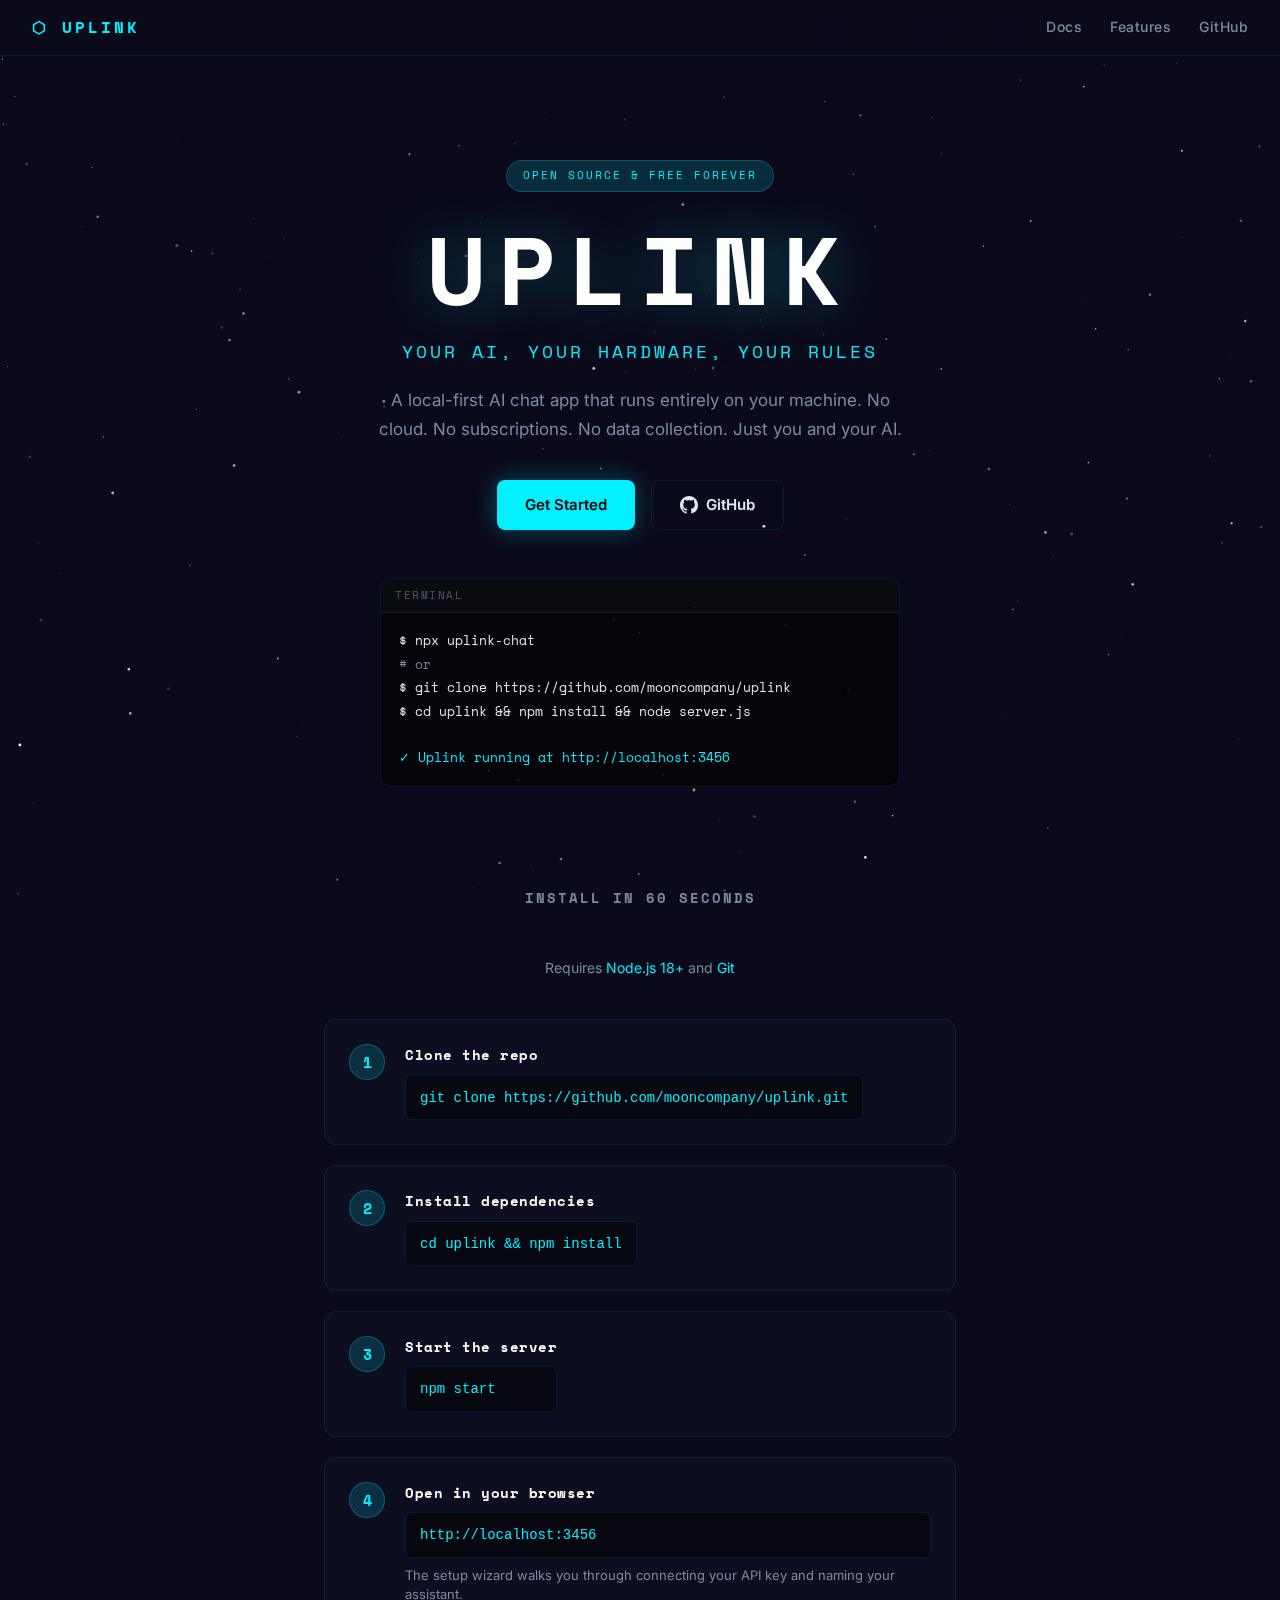
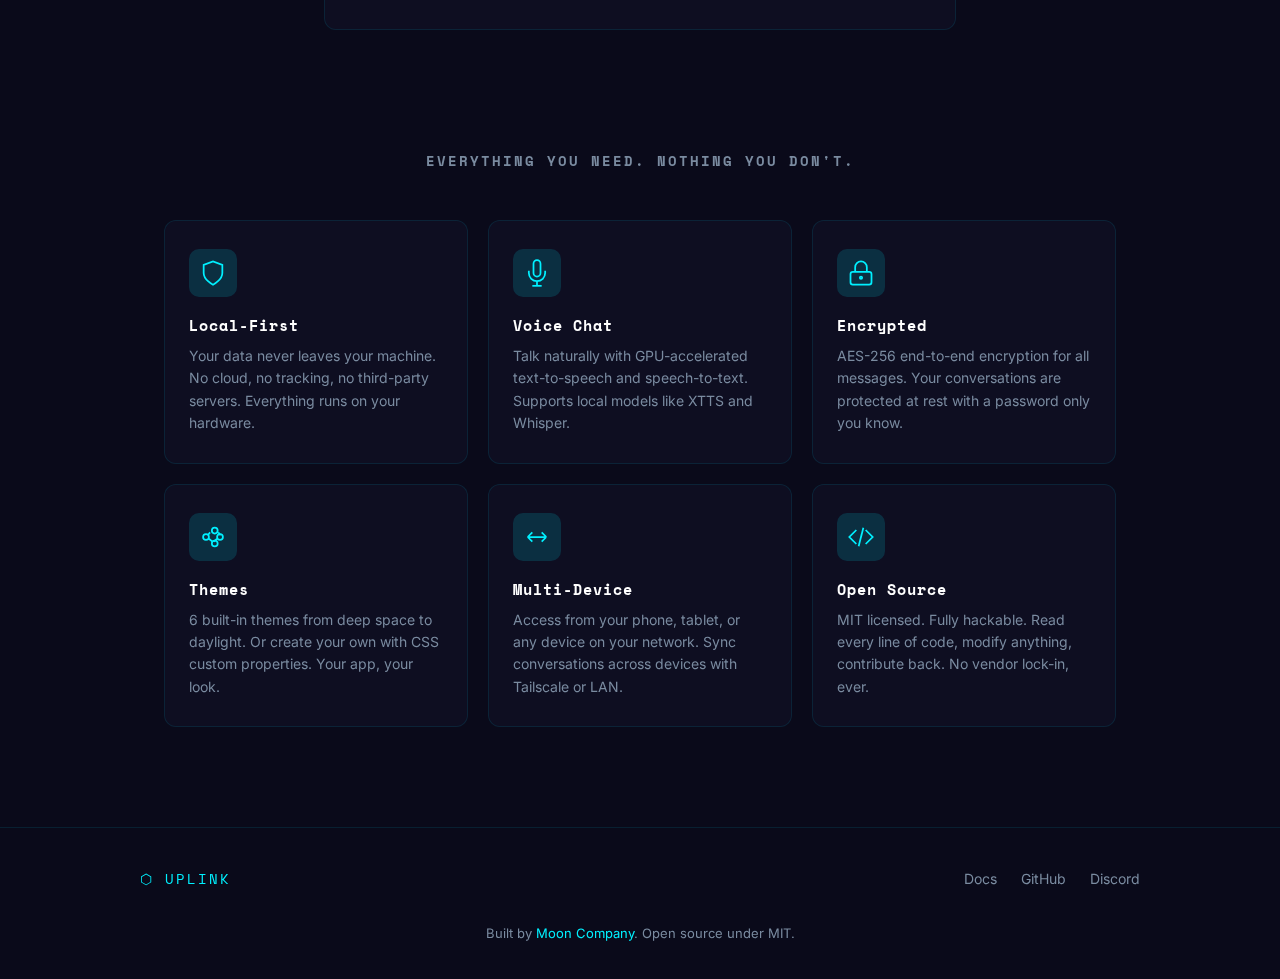
<file: index.html>
<!DOCTYPE html>
<html lang="en">
<head>
  <meta charset="UTF-8">
  <meta name="viewport" content="width=device-width, initial-scale=1.0">
  <title>Uplink — Your AI, Your Hardware, Your Rules</title>
  <link rel="preconnect" href="https://fonts.googleapis.com">
  <link href="https://fonts.googleapis.com/css2?family=Space+Mono:wght@400;700&family=Inter:wght@400;500;600&display=swap" rel="stylesheet">
  <link rel="stylesheet" href="css/docs.css">
</head>
<body class="home">
  <!-- Starfield -->
  <canvas id="stars"></canvas>

  <!-- Nav -->
  <header class="topbar">
    <a href="/" class="logo">⬡ UPLINK</a>
    <nav class="topnav">
      <a href="getting-started.html">Docs</a>
      <a href="features.html">Features</a>
      <a href="https://github.com/mooncompany/uplink" target="_blank">GitHub</a>
    </nav>
    <button class="hamburger" id="hamburger" aria-label="Menu">
      <span></span><span></span><span></span>
    </button>
  </header>

  <!-- Mobile menu -->
  <div class="mobile-menu" id="mobileMenu">
    <a href="getting-started.html">Docs</a>
    <a href="features.html">Features</a>
    <a href="https://github.com/mooncompany/uplink" target="_blank">GitHub</a>
  </div>

  <!-- Hero -->
  <section class="hero">
    <div class="hero-badge">Open Source & Free Forever</div>
    <h1 class="hero-title">UPLINK</h1>
    <p class="hero-tagline">Your AI, Your Hardware, Your Rules</p>
    <p class="hero-desc">A local-first AI chat app that runs entirely on your machine. No cloud. No subscriptions. No data collection. Just you and your AI.</p>
    <div class="hero-actions">
      <a href="getting-started.html" class="btn btn-primary">Get Started</a>
      <a href="https://github.com/mooncompany/uplink" class="btn btn-secondary" target="_blank">
        <svg width="18" height="18" viewBox="0 0 24 24" fill="currentColor"><path d="M12 0C5.37 0 0 5.37 0 12c0 5.31 3.435 9.795 8.205 11.385.6.105.825-.255.825-.57 0-.285-.015-1.23-.015-2.235-3.015.555-3.795-.735-4.035-1.41-.135-.345-.72-1.41-1.23-1.695-.42-.225-1.02-.78-.015-.795.945-.015 1.62.87 1.845 1.23 1.08 1.815 2.805 1.305 3.495.99.105-.78.42-1.305.765-1.605-2.67-.3-5.46-1.335-5.46-5.925 0-1.305.465-2.385 1.23-3.225-.12-.3-.54-1.53.12-3.18 0 0 1.005-.315 3.3 1.23.96-.27 1.98-.405 3-.405s2.04.135 3 .405c2.295-1.56 3.3-1.23 3.3-1.23.66 1.65.24 2.88.12 3.18.765.84 1.23 1.905 1.23 3.225 0 4.605-2.805 5.625-5.475 5.925.435.375.81 1.095.81 2.22 0 1.605-.015 2.895-.015 3.3 0 .315.225.69.825.57A12.02 12.02 0 0024 12c0-6.63-5.37-12-12-12z"/></svg>
        GitHub
      </a>
    </div>
    <div class="hero-terminal">
      <div class="terminal-bar"><span class="terminal-title">terminal</span></div>
      <code>$ npx uplink-chat<br><span class="terminal-muted"># or</span><br>$ git clone https://github.com/mooncompany/uplink<br>$ cd uplink && npm install && node server.js<br><br><span class="terminal-accent">✓ Uplink running at http://localhost:3456</span></code>
    </div>
  </section>

  <!-- Install -->
  <section class="install" id="install">
    <h2 class="section-title">Install in 60 Seconds</h2>
    <p class="install-prereq">Requires <a href="https://nodejs.org/" target="_blank">Node.js 18+</a> and <a href="https://git-scm.com/" target="_blank">Git</a></p>
    <div class="install-steps">
      <div class="install-step">
        <span class="step-number">1</span>
        <div class="step-content">
          <h3>Clone the repo</h3>
          <div class="code-inline"><code>git clone https://github.com/mooncompany/uplink.git</code></div>
        </div>
      </div>
      <div class="install-step">
        <span class="step-number">2</span>
        <div class="step-content">
          <h3>Install dependencies</h3>
          <div class="code-inline"><code>cd uplink && npm install</code></div>
        </div>
      </div>
      <div class="install-step">
        <span class="step-number">3</span>
        <div class="step-content">
          <h3>Start the server</h3>
          <div class="code-inline"><code>npm start</code></div>
        </div>
      </div>
      <div class="install-step">
        <span class="step-number">4</span>
        <div class="step-content">
          <h3>Open in your browser</h3>
          <div class="code-inline"><code>http://localhost:3456</code></div>
          <p class="step-note">The setup wizard walks you through connecting your API key and naming your assistant.</p>
        </div>
      </div>
    </div>
  </section>

  <!-- Features -->
  <section class="features">
    <h2 class="section-title">Everything you need. Nothing you don't.</h2>
    <div class="feature-grid">
      <div class="feature-card">
        <div class="feature-icon">
          <svg width="28" height="28" fill="none" stroke="#00f0ff" stroke-width="1.5" viewBox="0 0 24 24"><path d="M12 22s8-4 8-10V5l-8-3-8 3v7c0 6 8 10 8 10z"/></svg>
        </div>
        <h3>Local-First</h3>
        <p>Your data never leaves your machine. No cloud, no tracking, no third-party servers. Everything runs on your hardware.</p>
      </div>
      <div class="feature-card">
        <div class="feature-icon">
          <svg width="28" height="28" fill="none" stroke="#00f0ff" stroke-width="1.5" viewBox="0 0 24 24"><path d="M12 1a3 3 0 00-3 3v8a3 3 0 006 0V4a3 3 0 00-3-3z"/><path d="M19 10v2a7 7 0 01-14 0v-2"/><line x1="12" y1="19" x2="12" y2="23"/><line x1="8" y1="23" x2="16" y2="23"/></svg>
        </div>
        <h3>Voice Chat</h3>
        <p>Talk naturally with GPU-accelerated text-to-speech and speech-to-text. Supports local models like XTTS and Whisper.</p>
      </div>
      <div class="feature-card">
        <div class="feature-icon">
          <svg width="28" height="28" fill="none" stroke="#00f0ff" stroke-width="1.5" viewBox="0 0 24 24"><rect x="3" y="11" width="18" height="11" rx="2" ry="2"/><path d="M7 11V7a5 5 0 0110 0v4"/><circle cx="12" cy="16" r="1"/></svg>
        </div>
        <h3>Encrypted</h3>
        <p>AES-256 end-to-end encryption for all messages. Your conversations are protected at rest with a password only you know.</p>
      </div>
      <div class="feature-card">
        <div class="feature-icon">
          <svg width="28" height="28" fill="none" stroke="#00f0ff" stroke-width="1.5" viewBox="0 0 24 24"><circle cx="13.5" cy="6.5" r="2.5"/><circle cx="6" cy="12" r="2.5"/><circle cx="18" cy="12" r="2.5"/><circle cx="13.5" cy="17.5" r="2.5"/><path d="M9.5 8l-2 2.5M16.5 8l2 2.5M8.5 13.5l3 2.5M15.5 13.5l-3 2.5"/></svg>
        </div>
        <h3>Themes</h3>
        <p>6 built-in themes from deep space to daylight. Or create your own with CSS custom properties. Your app, your look.</p>
      </div>
      <div class="feature-card">
        <div class="feature-icon">
          <svg width="28" height="28" fill="none" stroke="#00f0ff" stroke-width="1.5" viewBox="0 0 24 24"><path d="M4 12h16M4 12l4-4M4 12l4 4M20 12l-4-4M20 12l-4 4"/></svg>
        </div>
        <h3>Multi-Device</h3>
        <p>Access from your phone, tablet, or any device on your network. Sync conversations across devices with Tailscale or LAN.</p>
      </div>
      <div class="feature-card">
        <div class="feature-icon">
          <svg width="28" height="28" fill="none" stroke="#00f0ff" stroke-width="1.5" viewBox="0 0 24 24"><polyline points="16 18 22 12 16 6"/><polyline points="8 6 2 12 8 18"/><line x1="14" y1="4" x2="10" y2="20"/></svg>
        </div>
        <h3>Open Source</h3>
        <p>MIT licensed. Fully hackable. Read every line of code, modify anything, contribute back. No vendor lock-in, ever.</p>
      </div>
    </div>
  </section>

  <!-- Footer -->
  <footer class="footer">
    <div class="footer-inner">
      <div class="footer-brand">⬡ UPLINK</div>
      <div class="footer-links">
        <a href="getting-started.html">Docs</a>
        <a href="https://github.com/mooncompany/uplink" target="_blank">GitHub</a>
        <a href="https://discord.gg/mooncompany" target="_blank">Discord</a>
      </div>
      <div class="footer-copy">Built by <a href="https://moonco.pro" target="_blank">Moon Company</a>. Open source under MIT.</div>
    </div>
  </footer>

  <script src="js/docs.js"></script>
</body>
</html>
</file>
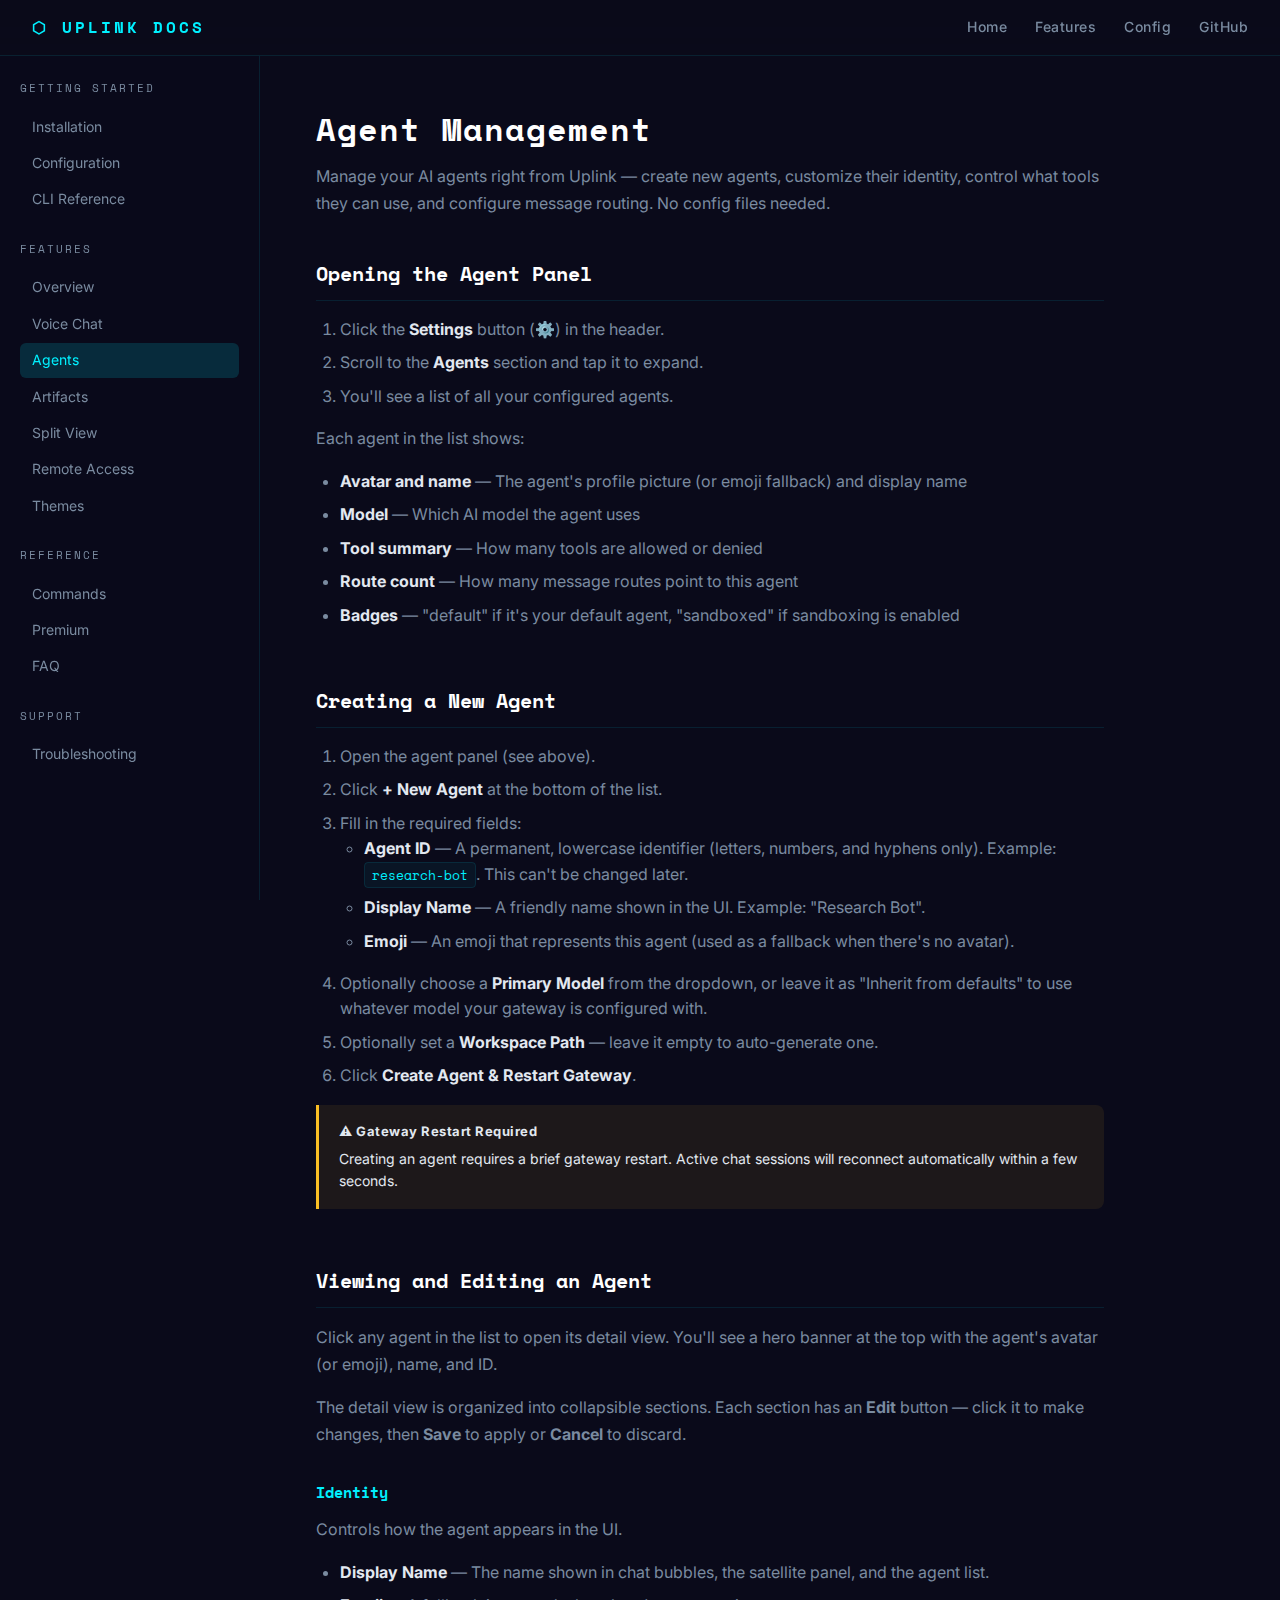
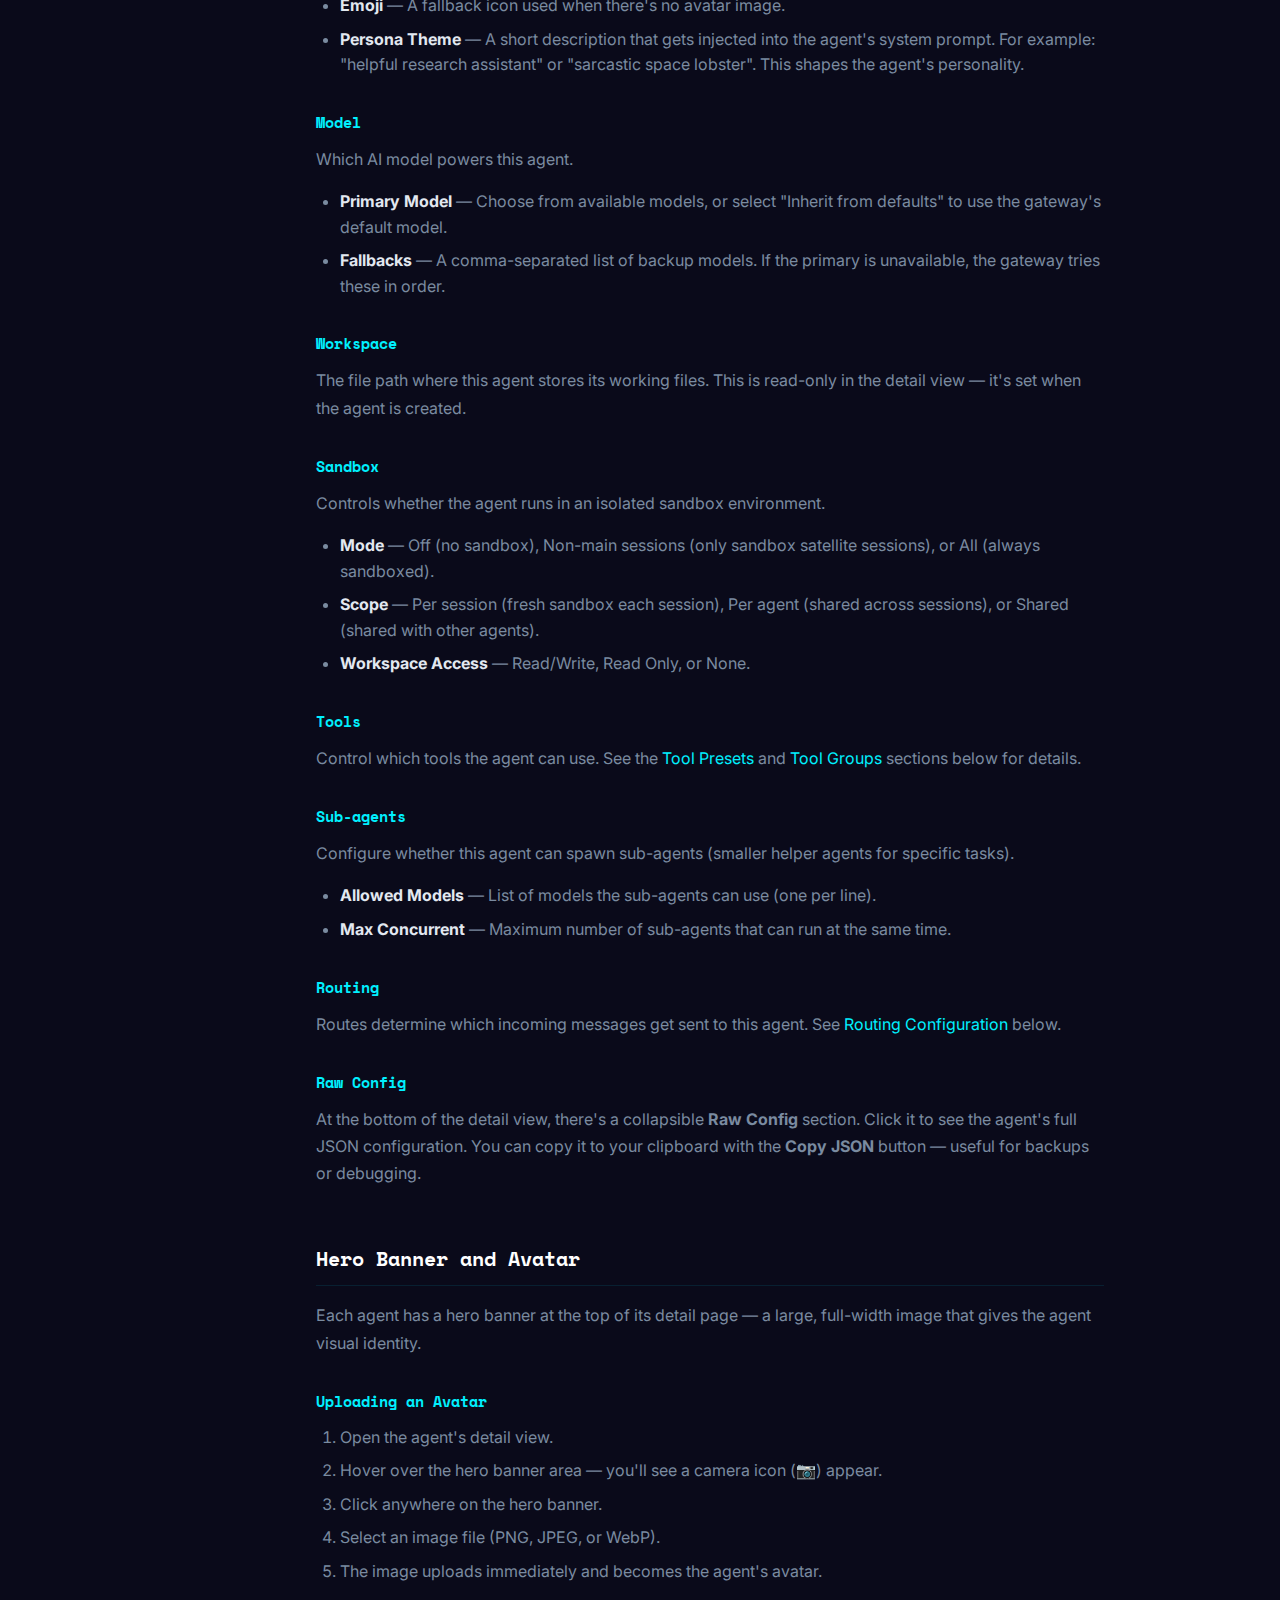
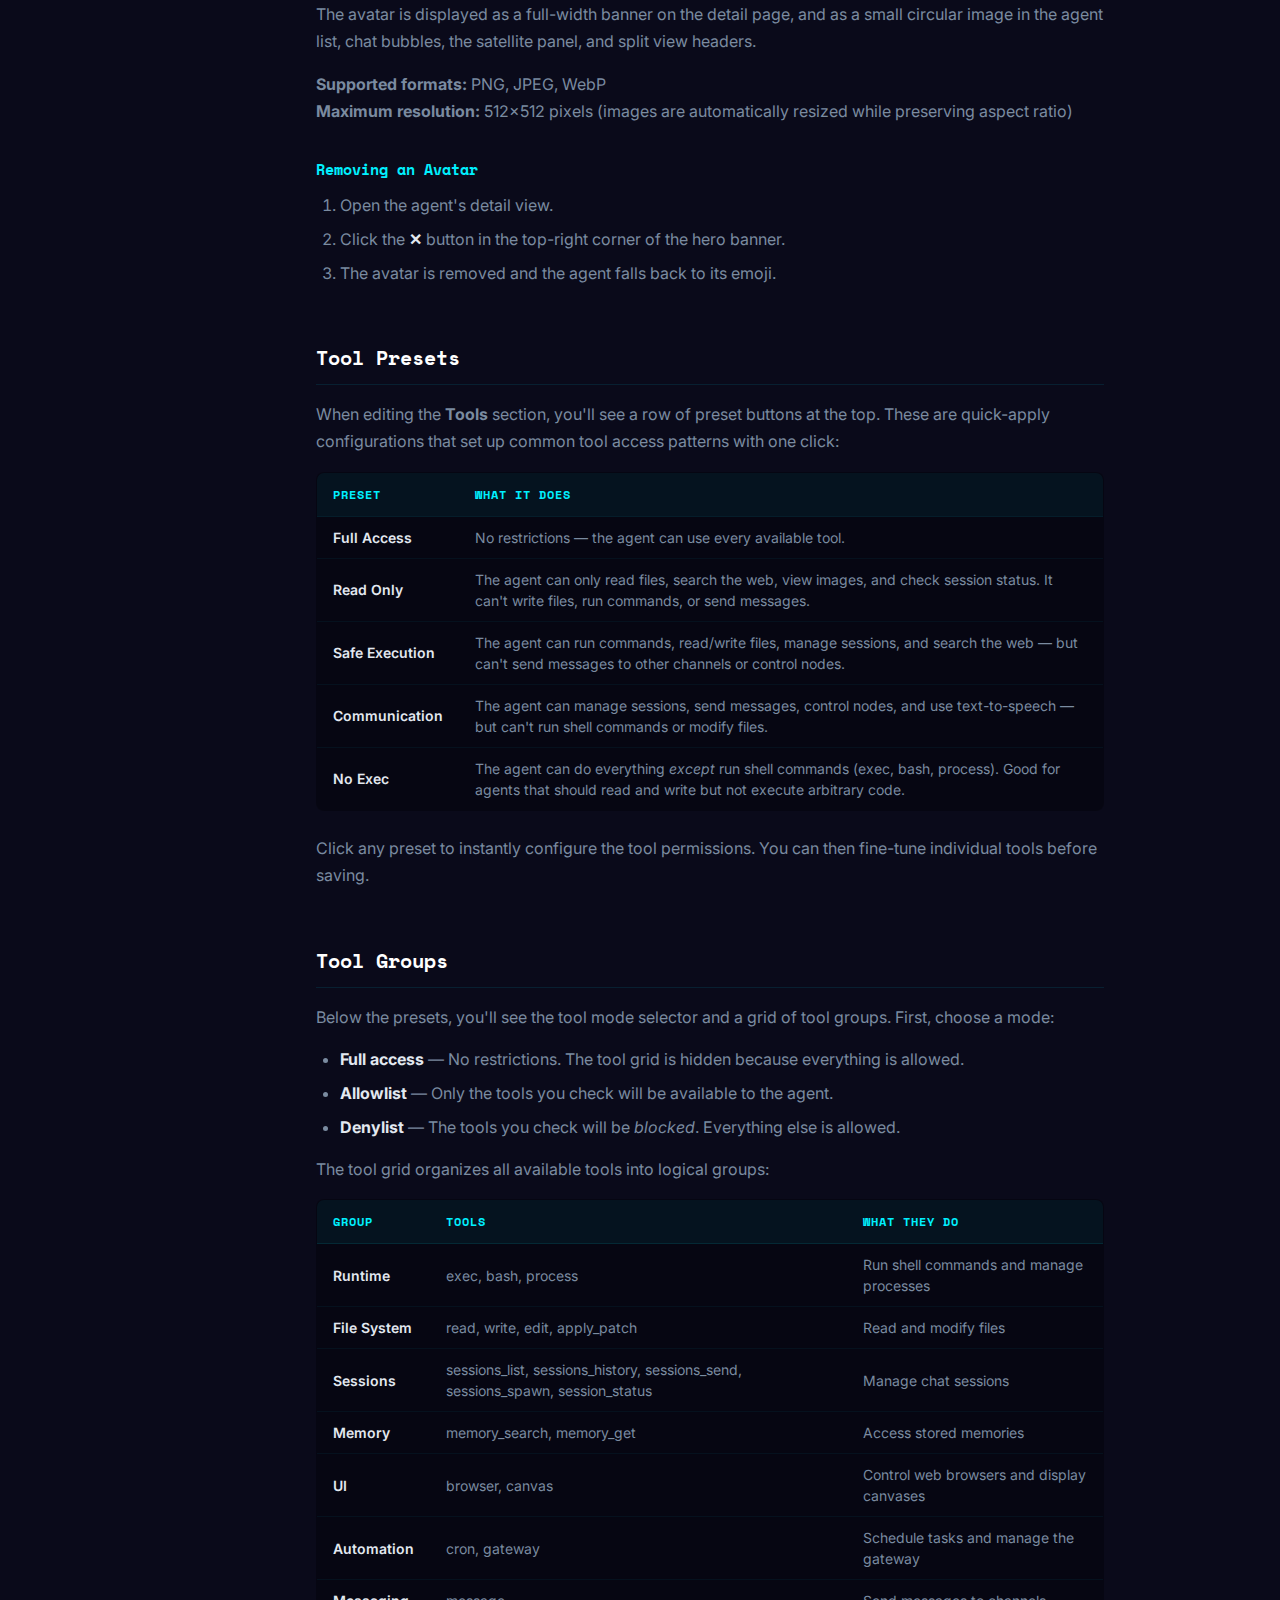
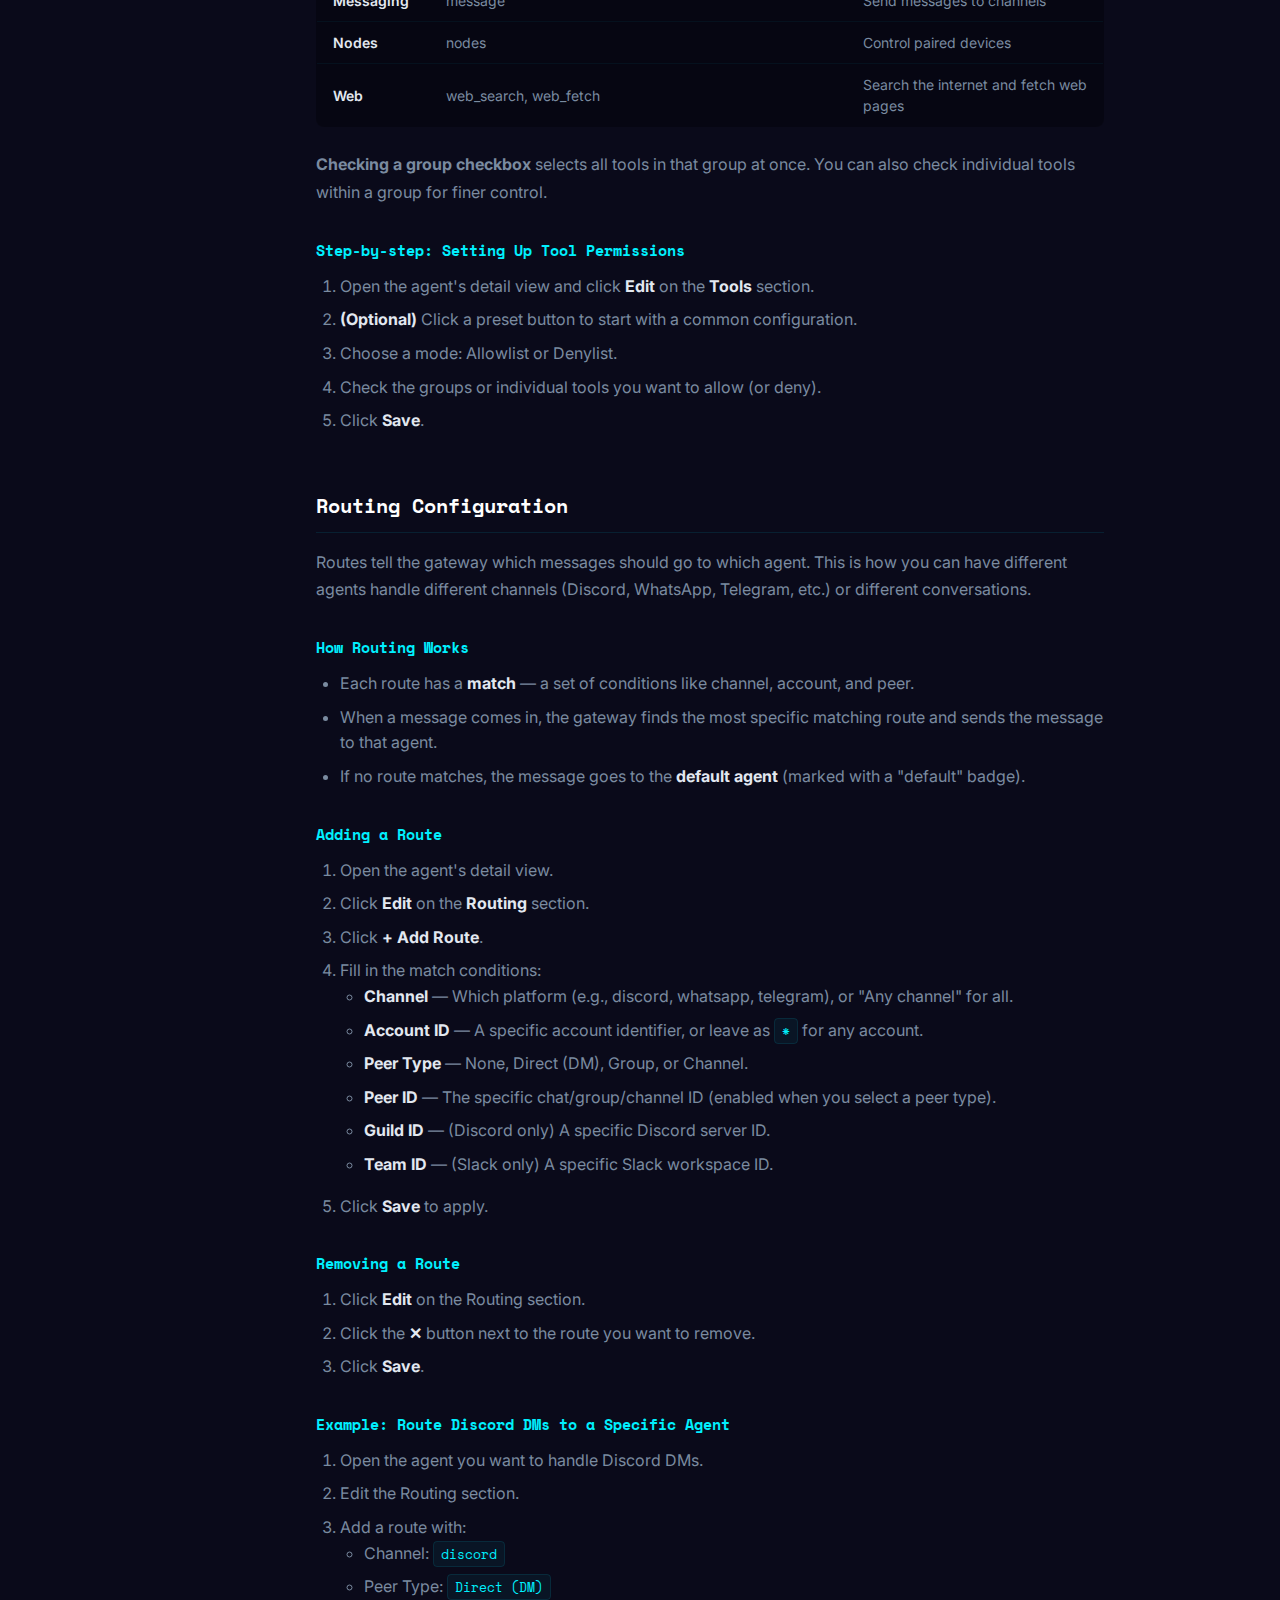
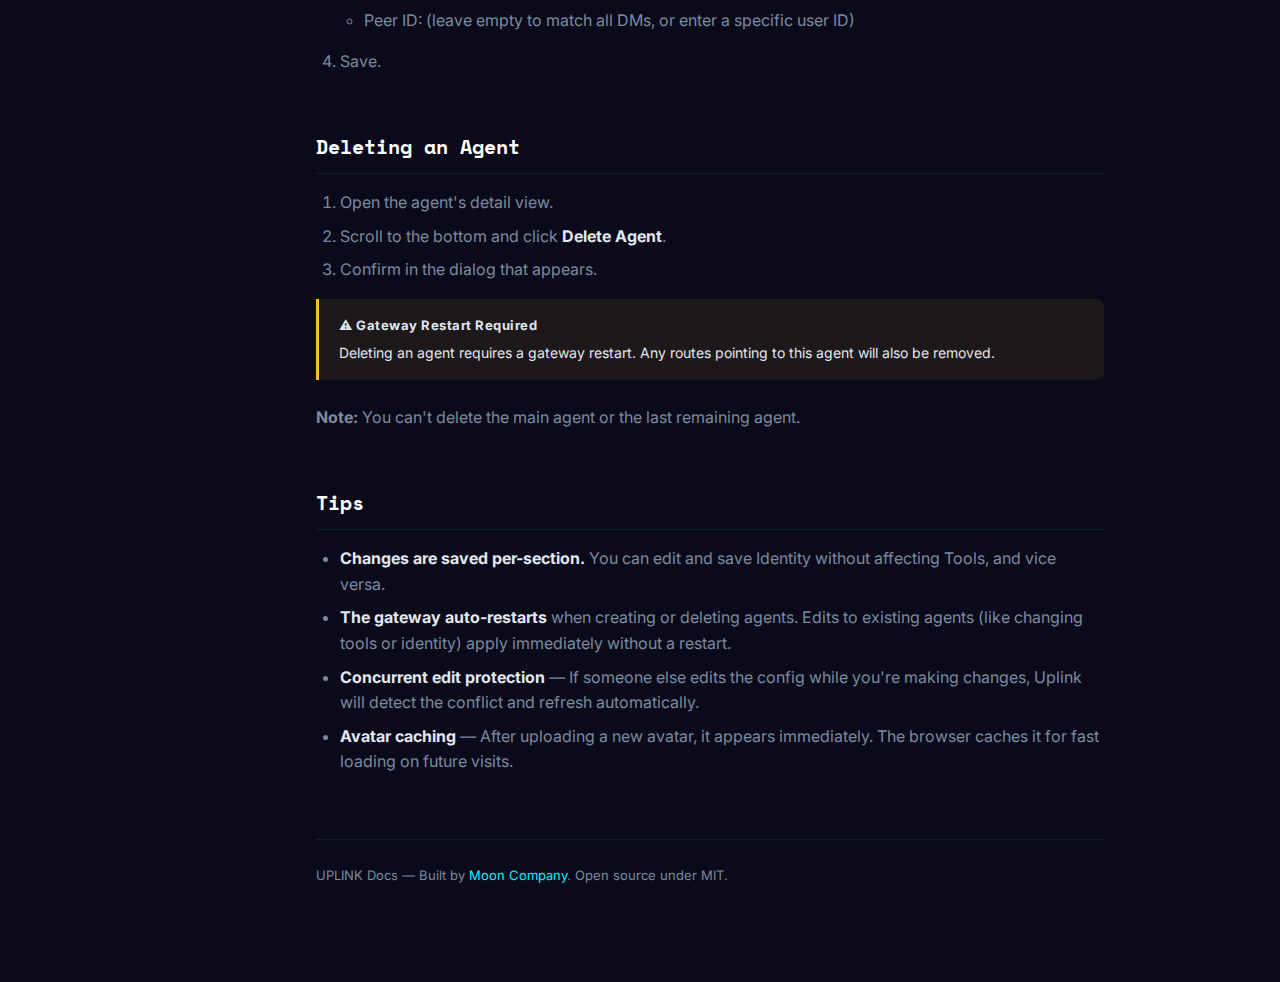
<file: agents.html>
<!DOCTYPE html>
<html lang="en">
<head>
  <meta charset="UTF-8">
  <meta name="viewport" content="width=device-width, initial-scale=1.0">
  <title>Agent Management — UPLINK Docs</title>
  <link rel="preconnect" href="https://fonts.googleapis.com">
  <link href="https://fonts.googleapis.com/css2?family=Space+Mono:wght@400;700&family=Inter:wght@400;500;600&display=swap" rel="stylesheet">
  <link rel="stylesheet" href="css/docs.css">
</head>
<body>
  <header class="topbar">
    <a href="/" class="logo">⬡ UPLINK DOCS</a>
    <nav class="topnav">
      <a href="/">Home</a>
      <a href="features.html">Features</a>
      <a href="configuration.html">Config</a>
      <a href="https://github.com/mooncompany/uplink" target="_blank">GitHub</a>
    </nav>
    <button class="hamburger" id="hamburger" aria-label="Menu">
      <span></span><span></span><span></span>
    </button>
  </header>

  <div class="docs-layout">
    <aside class="sidebar">
      <div class="sidebar-section">
        <div class="sidebar-title">Getting Started</div>
        <a href="getting-started.html">Installation</a>
        <a href="configuration.html">Configuration</a>
        <a href="cli.html">CLI Reference</a>
      </div>
      <div class="sidebar-section">
        <div class="sidebar-title">Features</div>
        <a href="features.html">Overview</a>
        <a href="voice-chat.html">Voice Chat</a>
        <a href="agents.html" class="active">Agents</a>
        <a href="artifacts.html">Artifacts</a>
        <a href="split-view.html">Split View</a>
        <a href="remote-access.html">Remote Access</a>
        <a href="themes.html">Themes</a>
      </div>
      <div class="sidebar-section">
        <div class="sidebar-title">Reference</div>
        <a href="commands.html">Commands</a>
        <a href="premium.html">Premium</a>
        <a href="faq.html">FAQ</a>
      </div>
      <div class="sidebar-section">
        <div class="sidebar-title">Support</div>
        <a href="troubleshooting.html">Troubleshooting</a>
      </div>
    </aside>

    <main class="docs-content">
      <h1>Agent Management</h1>
      <p class="subtitle">Manage your AI agents right from Uplink — create new agents, customize their identity, control what tools they can use, and configure message routing. No config files needed.</p>

      <h2>Opening the Agent Panel</h2>
      <ol>
        <li>Click the <strong>Settings</strong> button (⚙️) in the header.</li>
        <li>Scroll to the <strong>Agents</strong> section and tap it to expand.</li>
        <li>You'll see a list of all your configured agents.</li>
      </ol>
      <p>Each agent in the list shows:</p>
      <ul>
        <li><strong>Avatar and name</strong> — The agent's profile picture (or emoji fallback) and display name</li>
        <li><strong>Model</strong> — Which AI model the agent uses</li>
        <li><strong>Tool summary</strong> — How many tools are allowed or denied</li>
        <li><strong>Route count</strong> — How many message routes point to this agent</li>
        <li><strong>Badges</strong> — "default" if it's your default agent, "sandboxed" if sandboxing is enabled</li>
      </ul>

      <h2>Creating a New Agent</h2>
      <ol>
        <li>Open the agent panel (see above).</li>
        <li>Click <strong>+ New Agent</strong> at the bottom of the list.</li>
        <li>Fill in the required fields:
          <ul>
            <li><strong>Agent ID</strong> — A permanent, lowercase identifier (letters, numbers, and hyphens only). Example: <code>research-bot</code>. This can't be changed later.</li>
            <li><strong>Display Name</strong> — A friendly name shown in the UI. Example: "Research Bot".</li>
            <li><strong>Emoji</strong> — An emoji that represents this agent (used as a fallback when there's no avatar).</li>
          </ul>
        </li>
        <li>Optionally choose a <strong>Primary Model</strong> from the dropdown, or leave it as "Inherit from defaults" to use whatever model your gateway is configured with.</li>
        <li>Optionally set a <strong>Workspace Path</strong> — leave it empty to auto-generate one.</li>
        <li>Click <strong>Create Agent &amp; Restart Gateway</strong>.</li>
      </ol>

      <div class="callout warning">
        <strong>⚠ Gateway Restart Required</strong>
        Creating an agent requires a brief gateway restart. Active chat sessions will reconnect automatically within a few seconds.
      </div>

      <h2>Viewing and Editing an Agent</h2>
      <p>Click any agent in the list to open its detail view. You'll see a hero banner at the top with the agent's avatar (or emoji), name, and ID.</p>
      <p>The detail view is organized into collapsible sections. Each section has an <strong>Edit</strong> button — click it to make changes, then <strong>Save</strong> to apply or <strong>Cancel</strong> to discard.</p>

      <h3>Identity</h3>
      <p>Controls how the agent appears in the UI.</p>
      <ul>
        <li><strong>Display Name</strong> — The name shown in chat bubbles, the satellite panel, and the agent list.</li>
        <li><strong>Emoji</strong> — A fallback icon used when there's no avatar image.</li>
        <li><strong>Persona Theme</strong> — A short description that gets injected into the agent's system prompt. For example: "helpful research assistant" or "sarcastic space lobster". This shapes the agent's personality.</li>
      </ul>

      <h3>Model</h3>
      <p>Which AI model powers this agent.</p>
      <ul>
        <li><strong>Primary Model</strong> — Choose from available models, or select "Inherit from defaults" to use the gateway's default model.</li>
        <li><strong>Fallbacks</strong> — A comma-separated list of backup models. If the primary is unavailable, the gateway tries these in order.</li>
      </ul>

      <h3>Workspace</h3>
      <p>The file path where this agent stores its working files. This is read-only in the detail view — it's set when the agent is created.</p>

      <h3>Sandbox</h3>
      <p>Controls whether the agent runs in an isolated sandbox environment.</p>
      <ul>
        <li><strong>Mode</strong> — Off (no sandbox), Non-main sessions (only sandbox satellite sessions), or All (always sandboxed).</li>
        <li><strong>Scope</strong> — Per session (fresh sandbox each session), Per agent (shared across sessions), or Shared (shared with other agents).</li>
        <li><strong>Workspace Access</strong> — Read/Write, Read Only, or None.</li>
      </ul>

      <h3>Tools</h3>
      <p>Control which tools the agent can use. See the <a href="#tool-presets">Tool Presets</a> and <a href="#tool-groups">Tool Groups</a> sections below for details.</p>

      <h3>Sub-agents</h3>
      <p>Configure whether this agent can spawn sub-agents (smaller helper agents for specific tasks).</p>
      <ul>
        <li><strong>Allowed Models</strong> — List of models the sub-agents can use (one per line).</li>
        <li><strong>Max Concurrent</strong> — Maximum number of sub-agents that can run at the same time.</li>
      </ul>

      <h3>Routing</h3>
      <p>Routes determine which incoming messages get sent to this agent. See <a href="#routing-configuration">Routing Configuration</a> below.</p>

      <h3>Raw Config</h3>
      <p>At the bottom of the detail view, there's a collapsible <strong>Raw Config</strong> section. Click it to see the agent's full JSON configuration. You can copy it to your clipboard with the <strong>Copy JSON</strong> button — useful for backups or debugging.</p>

      <h2>Hero Banner and Avatar</h2>
      <p>Each agent has a hero banner at the top of its detail page — a large, full-width image that gives the agent visual identity.</p>

      <h3>Uploading an Avatar</h3>
      <ol>
        <li>Open the agent's detail view.</li>
        <li>Hover over the hero banner area — you'll see a camera icon (📷) appear.</li>
        <li>Click anywhere on the hero banner.</li>
        <li>Select an image file (PNG, JPEG, or WebP).</li>
        <li>The image uploads immediately and becomes the agent's avatar.</li>
      </ol>
      <p>The avatar is displayed as a full-width banner on the detail page, and as a small circular image in the agent list, chat bubbles, the satellite panel, and split view headers.</p>
      <p><strong>Supported formats:</strong> PNG, JPEG, WebP<br>
      <strong>Maximum resolution:</strong> 512×512 pixels (images are automatically resized while preserving aspect ratio)</p>

      <h3>Removing an Avatar</h3>
      <ol>
        <li>Open the agent's detail view.</li>
        <li>Click the <strong>✕</strong> button in the top-right corner of the hero banner.</li>
        <li>The avatar is removed and the agent falls back to its emoji.</li>
      </ol>

      <h2 id="tool-presets">Tool Presets</h2>
      <p>When editing the <strong>Tools</strong> section, you'll see a row of preset buttons at the top. These are quick-apply configurations that set up common tool access patterns with one click:</p>

      <div class="table-wrap">
        <table>
          <thead>
            <tr><th>Preset</th><th>What It Does</th></tr>
          </thead>
          <tbody>
            <tr><td><strong>Full Access</strong></td><td>No restrictions — the agent can use every available tool.</td></tr>
            <tr><td><strong>Read Only</strong></td><td>The agent can only read files, search the web, view images, and check session status. It can't write files, run commands, or send messages.</td></tr>
            <tr><td><strong>Safe Execution</strong></td><td>The agent can run commands, read/write files, manage sessions, and search the web — but can't send messages to other channels or control nodes.</td></tr>
            <tr><td><strong>Communication</strong></td><td>The agent can manage sessions, send messages, control nodes, and use text-to-speech — but can't run shell commands or modify files.</td></tr>
            <tr><td><strong>No Exec</strong></td><td>The agent can do everything <em>except</em> run shell commands (exec, bash, process). Good for agents that should read and write but not execute arbitrary code.</td></tr>
          </tbody>
        </table>
      </div>
      <p>Click any preset to instantly configure the tool permissions. You can then fine-tune individual tools before saving.</p>

      <h2 id="tool-groups">Tool Groups</h2>
      <p>Below the presets, you'll see the tool mode selector and a grid of tool groups. First, choose a mode:</p>
      <ul>
        <li><strong>Full access</strong> — No restrictions. The tool grid is hidden because everything is allowed.</li>
        <li><strong>Allowlist</strong> — Only the tools you check will be available to the agent.</li>
        <li><strong>Denylist</strong> — The tools you check will be <em>blocked</em>. Everything else is allowed.</li>
      </ul>
      <p>The tool grid organizes all available tools into logical groups:</p>

      <div class="table-wrap">
        <table>
          <thead>
            <tr><th>Group</th><th>Tools</th><th>What They Do</th></tr>
          </thead>
          <tbody>
            <tr><td><strong>Runtime</strong></td><td>exec, bash, process</td><td>Run shell commands and manage processes</td></tr>
            <tr><td><strong>File System</strong></td><td>read, write, edit, apply_patch</td><td>Read and modify files</td></tr>
            <tr><td><strong>Sessions</strong></td><td>sessions_list, sessions_history, sessions_send, sessions_spawn, session_status</td><td>Manage chat sessions</td></tr>
            <tr><td><strong>Memory</strong></td><td>memory_search, memory_get</td><td>Access stored memories</td></tr>
            <tr><td><strong>UI</strong></td><td>browser, canvas</td><td>Control web browsers and display canvases</td></tr>
            <tr><td><strong>Automation</strong></td><td>cron, gateway</td><td>Schedule tasks and manage the gateway</td></tr>
            <tr><td><strong>Messaging</strong></td><td>message</td><td>Send messages to channels</td></tr>
            <tr><td><strong>Nodes</strong></td><td>nodes</td><td>Control paired devices</td></tr>
            <tr><td><strong>Web</strong></td><td>web_search, web_fetch</td><td>Search the internet and fetch web pages</td></tr>
          </tbody>
        </table>
      </div>

      <p><strong>Checking a group checkbox</strong> selects all tools in that group at once. You can also check individual tools within a group for finer control.</p>

      <h3>Step-by-step: Setting Up Tool Permissions</h3>
      <ol>
        <li>Open the agent's detail view and click <strong>Edit</strong> on the <strong>Tools</strong> section.</li>
        <li><strong>(Optional)</strong> Click a preset button to start with a common configuration.</li>
        <li>Choose a mode: Allowlist or Denylist.</li>
        <li>Check the groups or individual tools you want to allow (or deny).</li>
        <li>Click <strong>Save</strong>.</li>
      </ol>

      <h2 id="routing-configuration">Routing Configuration</h2>
      <p>Routes tell the gateway which messages should go to which agent. This is how you can have different agents handle different channels (Discord, WhatsApp, Telegram, etc.) or different conversations.</p>

      <h3>How Routing Works</h3>
      <ul>
        <li>Each route has a <strong>match</strong> — a set of conditions like channel, account, and peer.</li>
        <li>When a message comes in, the gateway finds the most specific matching route and sends the message to that agent.</li>
        <li>If no route matches, the message goes to the <strong>default agent</strong> (marked with a "default" badge).</li>
      </ul>

      <h3>Adding a Route</h3>
      <ol>
        <li>Open the agent's detail view.</li>
        <li>Click <strong>Edit</strong> on the <strong>Routing</strong> section.</li>
        <li>Click <strong>+ Add Route</strong>.</li>
        <li>Fill in the match conditions:
          <ul>
            <li><strong>Channel</strong> — Which platform (e.g., discord, whatsapp, telegram), or "Any channel" for all.</li>
            <li><strong>Account ID</strong> — A specific account identifier, or leave as <code>*</code> for any account.</li>
            <li><strong>Peer Type</strong> — None, Direct (DM), Group, or Channel.</li>
            <li><strong>Peer ID</strong> — The specific chat/group/channel ID (enabled when you select a peer type).</li>
            <li><strong>Guild ID</strong> — (Discord only) A specific Discord server ID.</li>
            <li><strong>Team ID</strong> — (Slack only) A specific Slack workspace ID.</li>
          </ul>
        </li>
        <li>Click <strong>Save</strong> to apply.</li>
      </ol>

      <h3>Removing a Route</h3>
      <ol>
        <li>Click <strong>Edit</strong> on the Routing section.</li>
        <li>Click the <strong>✕</strong> button next to the route you want to remove.</li>
        <li>Click <strong>Save</strong>.</li>
      </ol>

      <h3>Example: Route Discord DMs to a Specific Agent</h3>
      <ol>
        <li>Open the agent you want to handle Discord DMs.</li>
        <li>Edit the Routing section.</li>
        <li>Add a route with:
          <ul>
            <li>Channel: <code>discord</code></li>
            <li>Peer Type: <code>Direct (DM)</code></li>
            <li>Peer ID: (leave empty to match all DMs, or enter a specific user ID)</li>
          </ul>
        </li>
        <li>Save.</li>
      </ol>

      <h2>Deleting an Agent</h2>
      <ol>
        <li>Open the agent's detail view.</li>
        <li>Scroll to the bottom and click <strong>Delete Agent</strong>.</li>
        <li>Confirm in the dialog that appears.</li>
      </ol>

      <div class="callout warning">
        <strong>⚠ Gateway Restart Required</strong>
        Deleting an agent requires a gateway restart. Any routes pointing to this agent will also be removed.
      </div>

      <p><strong>Note:</strong> You can't delete the main agent or the last remaining agent.</p>

      <h2>Tips</h2>
      <ul>
        <li><strong>Changes are saved per-section.</strong> You can edit and save Identity without affecting Tools, and vice versa.</li>
        <li><strong>The gateway auto-restarts</strong> when creating or deleting agents. Edits to existing agents (like changing tools or identity) apply immediately without a restart.</li>
        <li><strong>Concurrent edit protection</strong> — If someone else edits the config while you're making changes, Uplink will detect the conflict and refresh automatically.</li>
        <li><strong>Avatar caching</strong> — After uploading a new avatar, it appears immediately. The browser caches it for fast loading on future visits.</li>
      </ul>

      <div class="docs-footer">
        <p>UPLINK Docs — Built by <a href="https://moonco.pro" target="_blank">Moon Company</a>. Open source under MIT.</p>
      </div>
    </main>
  </div>

  <script src="js/docs.js"></script>
</body>
</html>
</file>
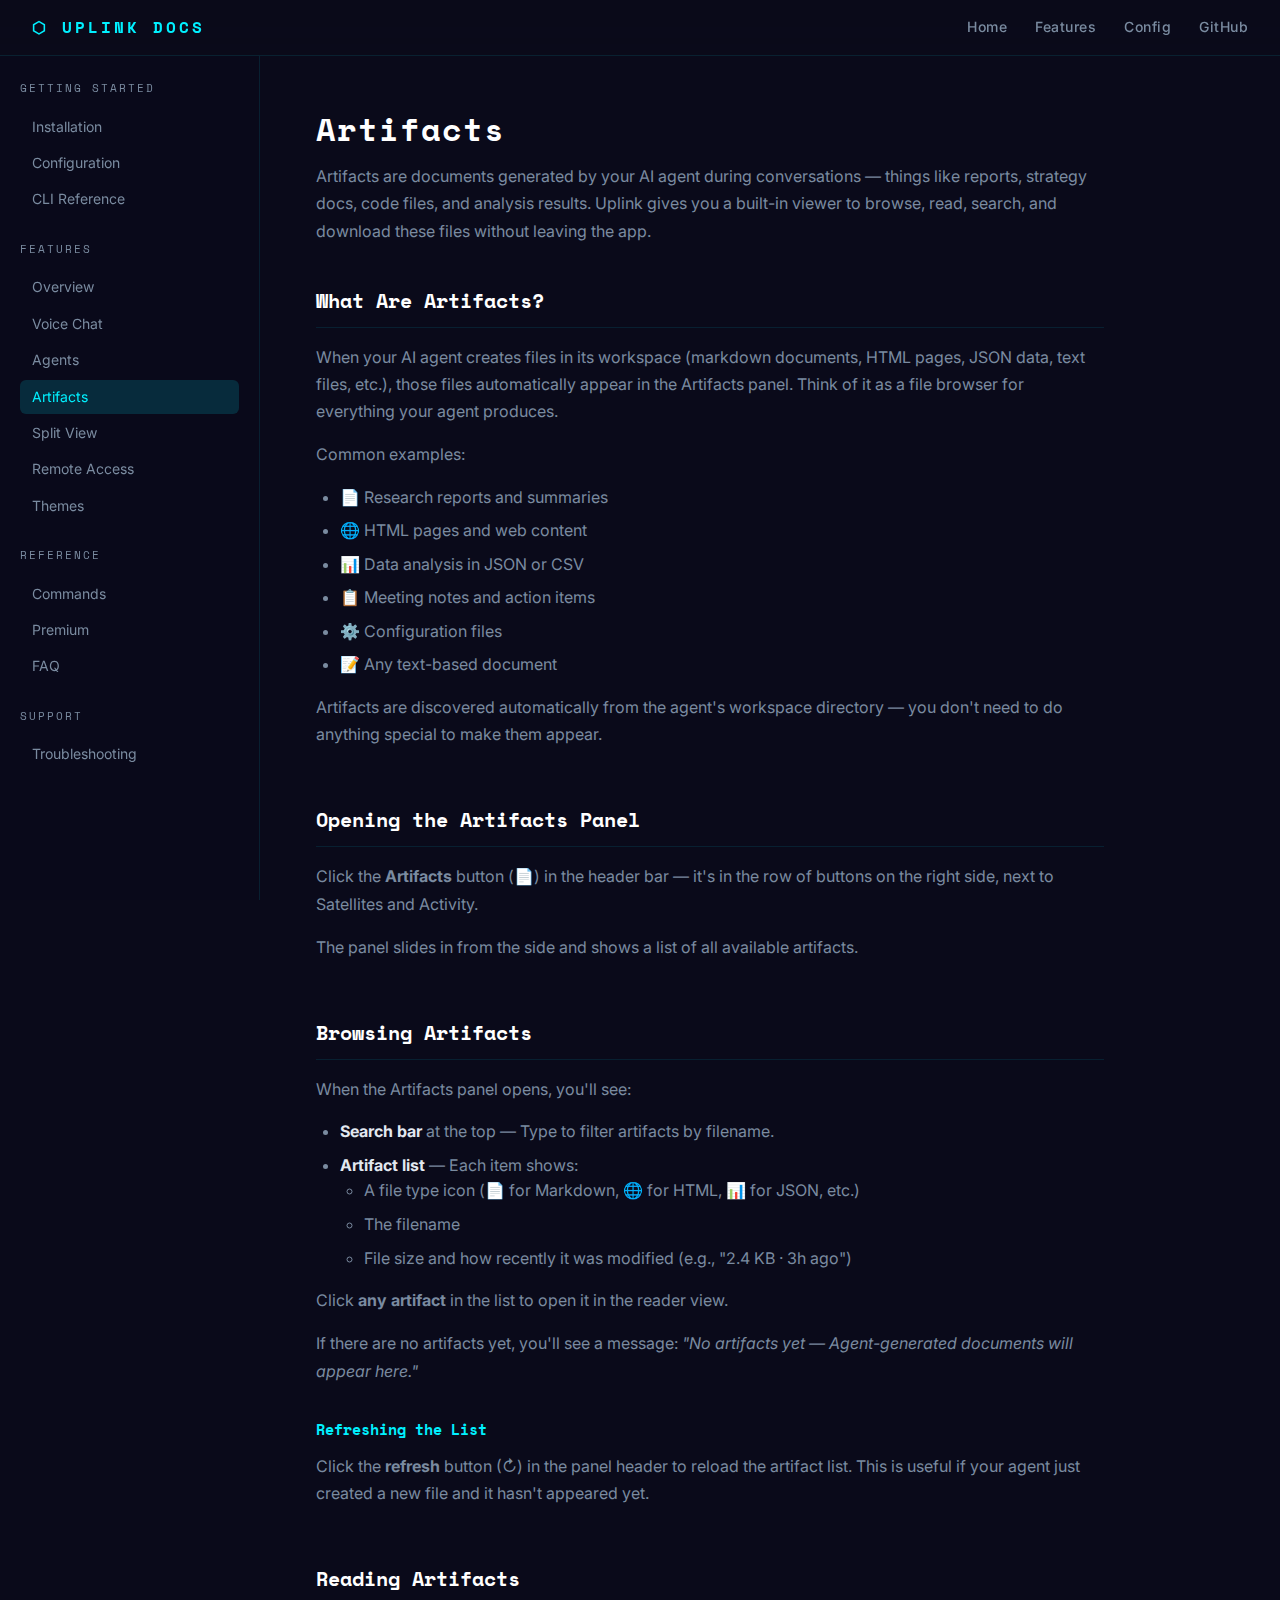
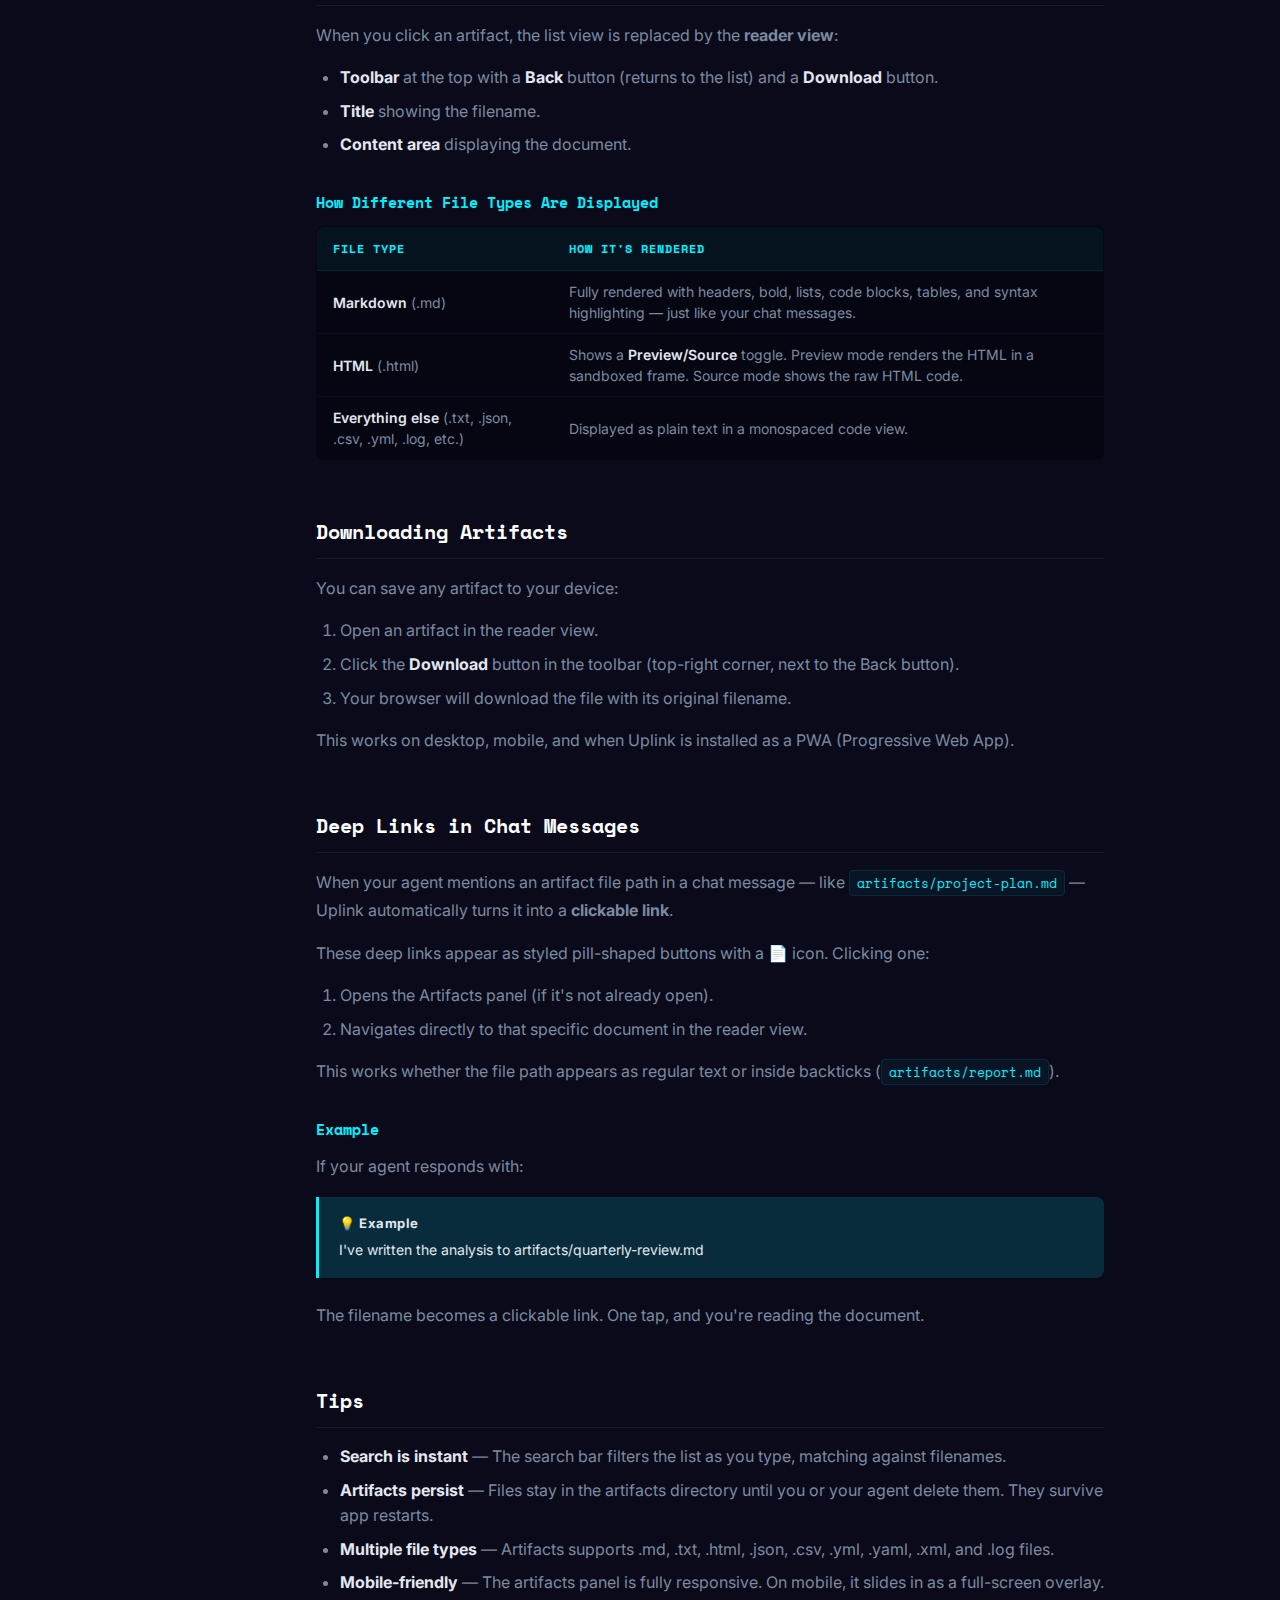
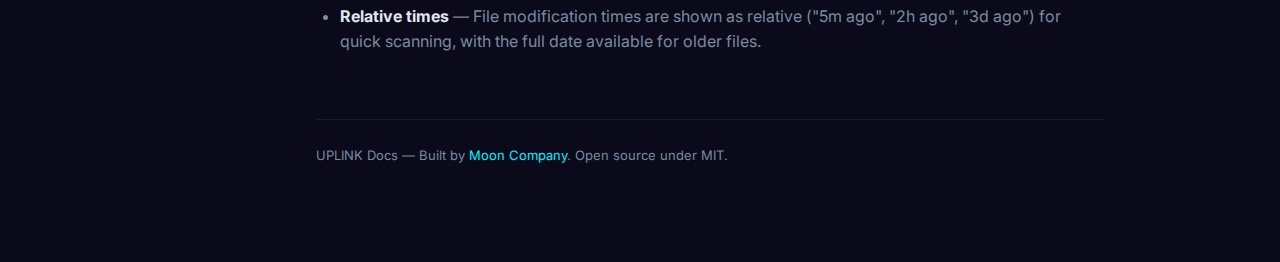
<file: artifacts.html>
<!DOCTYPE html>
<html lang="en">
<head>
  <meta charset="UTF-8">
  <meta name="viewport" content="width=device-width, initial-scale=1.0">
  <title>Artifacts — UPLINK Docs</title>
  <link rel="preconnect" href="https://fonts.googleapis.com">
  <link href="https://fonts.googleapis.com/css2?family=Space+Mono:wght@400;700&family=Inter:wght@400;500;600&display=swap" rel="stylesheet">
  <link rel="stylesheet" href="css/docs.css">
</head>
<body>
  <header class="topbar">
    <a href="/" class="logo">⬡ UPLINK DOCS</a>
    <nav class="topnav">
      <a href="/">Home</a>
      <a href="features.html">Features</a>
      <a href="configuration.html">Config</a>
      <a href="https://github.com/mooncompany/uplink" target="_blank">GitHub</a>
    </nav>
    <button class="hamburger" id="hamburger" aria-label="Menu">
      <span></span><span></span><span></span>
    </button>
  </header>

  <div class="docs-layout">
    <aside class="sidebar">
      <div class="sidebar-section">
        <div class="sidebar-title">Getting Started</div>
        <a href="getting-started.html">Installation</a>
        <a href="configuration.html">Configuration</a>
        <a href="cli.html">CLI Reference</a>
      </div>
      <div class="sidebar-section">
        <div class="sidebar-title">Features</div>
        <a href="features.html">Overview</a>
        <a href="voice-chat.html">Voice Chat</a>
        <a href="agents.html">Agents</a>
        <a href="artifacts.html" class="active">Artifacts</a>
        <a href="split-view.html">Split View</a>
        <a href="remote-access.html">Remote Access</a>
        <a href="themes.html">Themes</a>
      </div>
      <div class="sidebar-section">
        <div class="sidebar-title">Reference</div>
        <a href="commands.html">Commands</a>
        <a href="premium.html">Premium</a>
        <a href="faq.html">FAQ</a>
      </div>
      <div class="sidebar-section">
        <div class="sidebar-title">Support</div>
        <a href="troubleshooting.html">Troubleshooting</a>
      </div>
    </aside>

    <main class="docs-content">
      <h1>Artifacts</h1>
      <p class="subtitle">Artifacts are documents generated by your AI agent during conversations — things like reports, strategy docs, code files, and analysis results. Uplink gives you a built-in viewer to browse, read, search, and download these files without leaving the app.</p>

      <h2>What Are Artifacts?</h2>
      <p>When your AI agent creates files in its workspace (markdown documents, HTML pages, JSON data, text files, etc.), those files automatically appear in the Artifacts panel. Think of it as a file browser for everything your agent produces.</p>
      <p>Common examples:</p>
      <ul>
        <li>📄 Research reports and summaries</li>
        <li>🌐 HTML pages and web content</li>
        <li>📊 Data analysis in JSON or CSV</li>
        <li>📋 Meeting notes and action items</li>
        <li>⚙️ Configuration files</li>
        <li>📝 Any text-based document</li>
      </ul>
      <p>Artifacts are discovered automatically from the agent's workspace directory — you don't need to do anything special to make them appear.</p>

      <h2>Opening the Artifacts Panel</h2>
      <p>Click the <strong>Artifacts</strong> button (📄) in the header bar — it's in the row of buttons on the right side, next to Satellites and Activity.</p>
      <p>The panel slides in from the side and shows a list of all available artifacts.</p>

      <h2>Browsing Artifacts</h2>
      <p>When the Artifacts panel opens, you'll see:</p>
      <ul>
        <li><strong>Search bar</strong> at the top — Type to filter artifacts by filename.</li>
        <li><strong>Artifact list</strong> — Each item shows:
          <ul>
            <li>A file type icon (📄 for Markdown, 🌐 for HTML, 📊 for JSON, etc.)</li>
            <li>The filename</li>
            <li>File size and how recently it was modified (e.g., "2.4 KB · 3h ago")</li>
          </ul>
        </li>
      </ul>
      <p>Click <strong>any artifact</strong> in the list to open it in the reader view.</p>
      <p>If there are no artifacts yet, you'll see a message: <em>"No artifacts yet — Agent-generated documents will appear here."</em></p>

      <h3>Refreshing the List</h3>
      <p>Click the <strong>refresh</strong> button (↻) in the panel header to reload the artifact list. This is useful if your agent just created a new file and it hasn't appeared yet.</p>

      <h2>Reading Artifacts</h2>
      <p>When you click an artifact, the list view is replaced by the <strong>reader view</strong>:</p>
      <ul>
        <li><strong>Toolbar</strong> at the top with a <strong>Back</strong> button (returns to the list) and a <strong>Download</strong> button.</li>
        <li><strong>Title</strong> showing the filename.</li>
        <li><strong>Content area</strong> displaying the document.</li>
      </ul>

      <h3>How Different File Types Are Displayed</h3>
      <div class="table-wrap">
        <table>
          <thead>
            <tr><th>File Type</th><th>How It's Rendered</th></tr>
          </thead>
          <tbody>
            <tr><td><strong>Markdown</strong> (.md)</td><td>Fully rendered with headers, bold, lists, code blocks, tables, and syntax highlighting — just like your chat messages.</td></tr>
            <tr><td><strong>HTML</strong> (.html)</td><td>Shows a <strong>Preview/Source</strong> toggle. Preview mode renders the HTML in a sandboxed frame. Source mode shows the raw HTML code.</td></tr>
            <tr><td><strong>Everything else</strong> (.txt, .json, .csv, .yml, .log, etc.)</td><td>Displayed as plain text in a monospaced code view.</td></tr>
          </tbody>
        </table>
      </div>

      <h2>Downloading Artifacts</h2>
      <p>You can save any artifact to your device:</p>
      <ol>
        <li>Open an artifact in the reader view.</li>
        <li>Click the <strong>Download</strong> button in the toolbar (top-right corner, next to the Back button).</li>
        <li>Your browser will download the file with its original filename.</li>
      </ol>
      <p>This works on desktop, mobile, and when Uplink is installed as a PWA (Progressive Web App).</p>

      <h2>Deep Links in Chat Messages</h2>
      <p>When your agent mentions an artifact file path in a chat message — like <code>artifacts/project-plan.md</code> — Uplink automatically turns it into a <strong>clickable link</strong>.</p>
      <p>These deep links appear as styled pill-shaped buttons with a 📄 icon. Clicking one:</p>
      <ol>
        <li>Opens the Artifacts panel (if it's not already open).</li>
        <li>Navigates directly to that specific document in the reader view.</li>
      </ol>
      <p>This works whether the file path appears as regular text or inside backticks (<code>artifacts/report.md</code>).</p>

      <h3>Example</h3>
      <p>If your agent responds with:</p>
      <div class="callout">
        <strong>💡 Example</strong>
        I've written the analysis to artifacts/quarterly-review.md
      </div>
      <p>The filename becomes a clickable link. One tap, and you're reading the document.</p>

      <h2>Tips</h2>
      <ul>
        <li><strong>Search is instant</strong> — The search bar filters the list as you type, matching against filenames.</li>
        <li><strong>Artifacts persist</strong> — Files stay in the artifacts directory until you or your agent delete them. They survive app restarts.</li>
        <li><strong>Multiple file types</strong> — Artifacts supports .md, .txt, .html, .json, .csv, .yml, .yaml, .xml, and .log files.</li>
        <li><strong>Mobile-friendly</strong> — The artifacts panel is fully responsive. On mobile, it slides in as a full-screen overlay.</li>
        <li><strong>Relative times</strong> — File modification times are shown as relative ("5m ago", "2h ago", "3d ago") for quick scanning, with the full date available for older files.</li>
      </ul>

      <div class="docs-footer">
        <p>UPLINK Docs — Built by <a href="https://moonco.pro" target="_blank">Moon Company</a>. Open source under MIT.</p>
      </div>
    </main>
  </div>

  <script src="js/docs.js"></script>
</body>
</html>
</file>
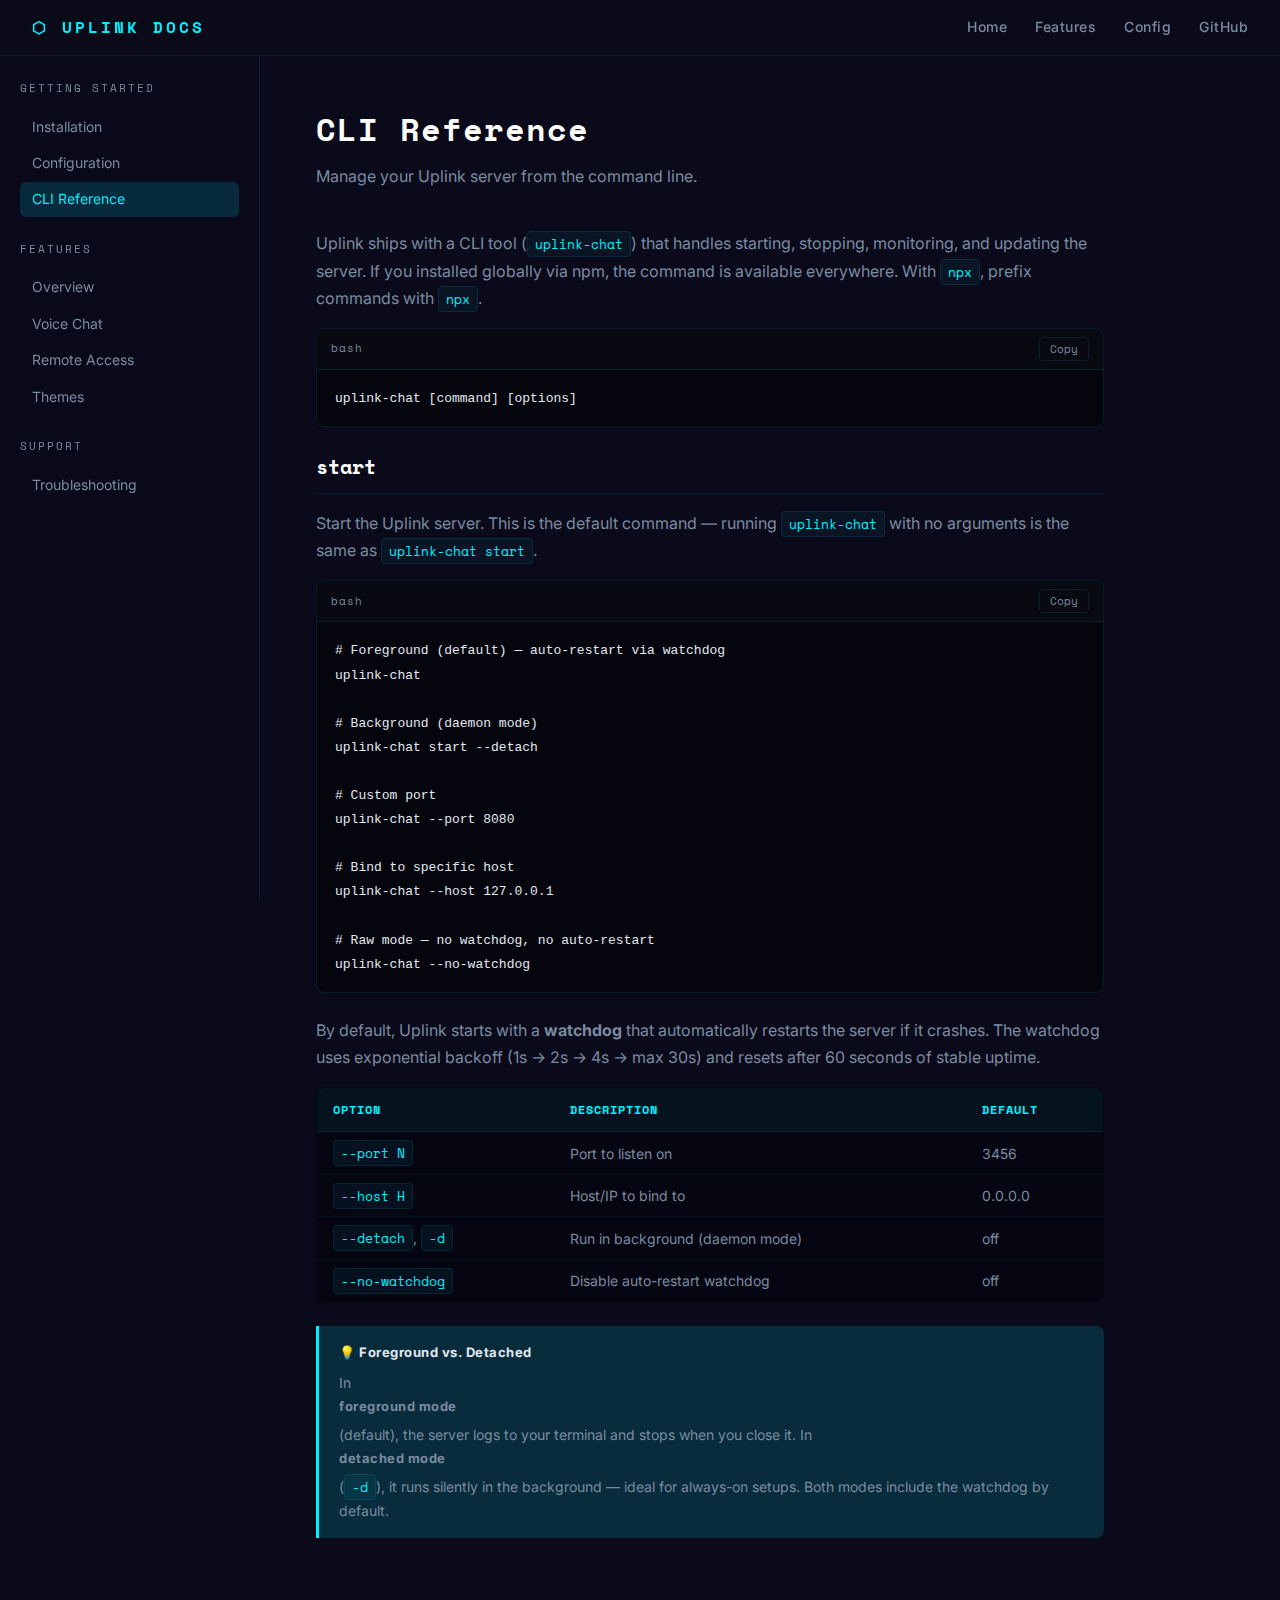
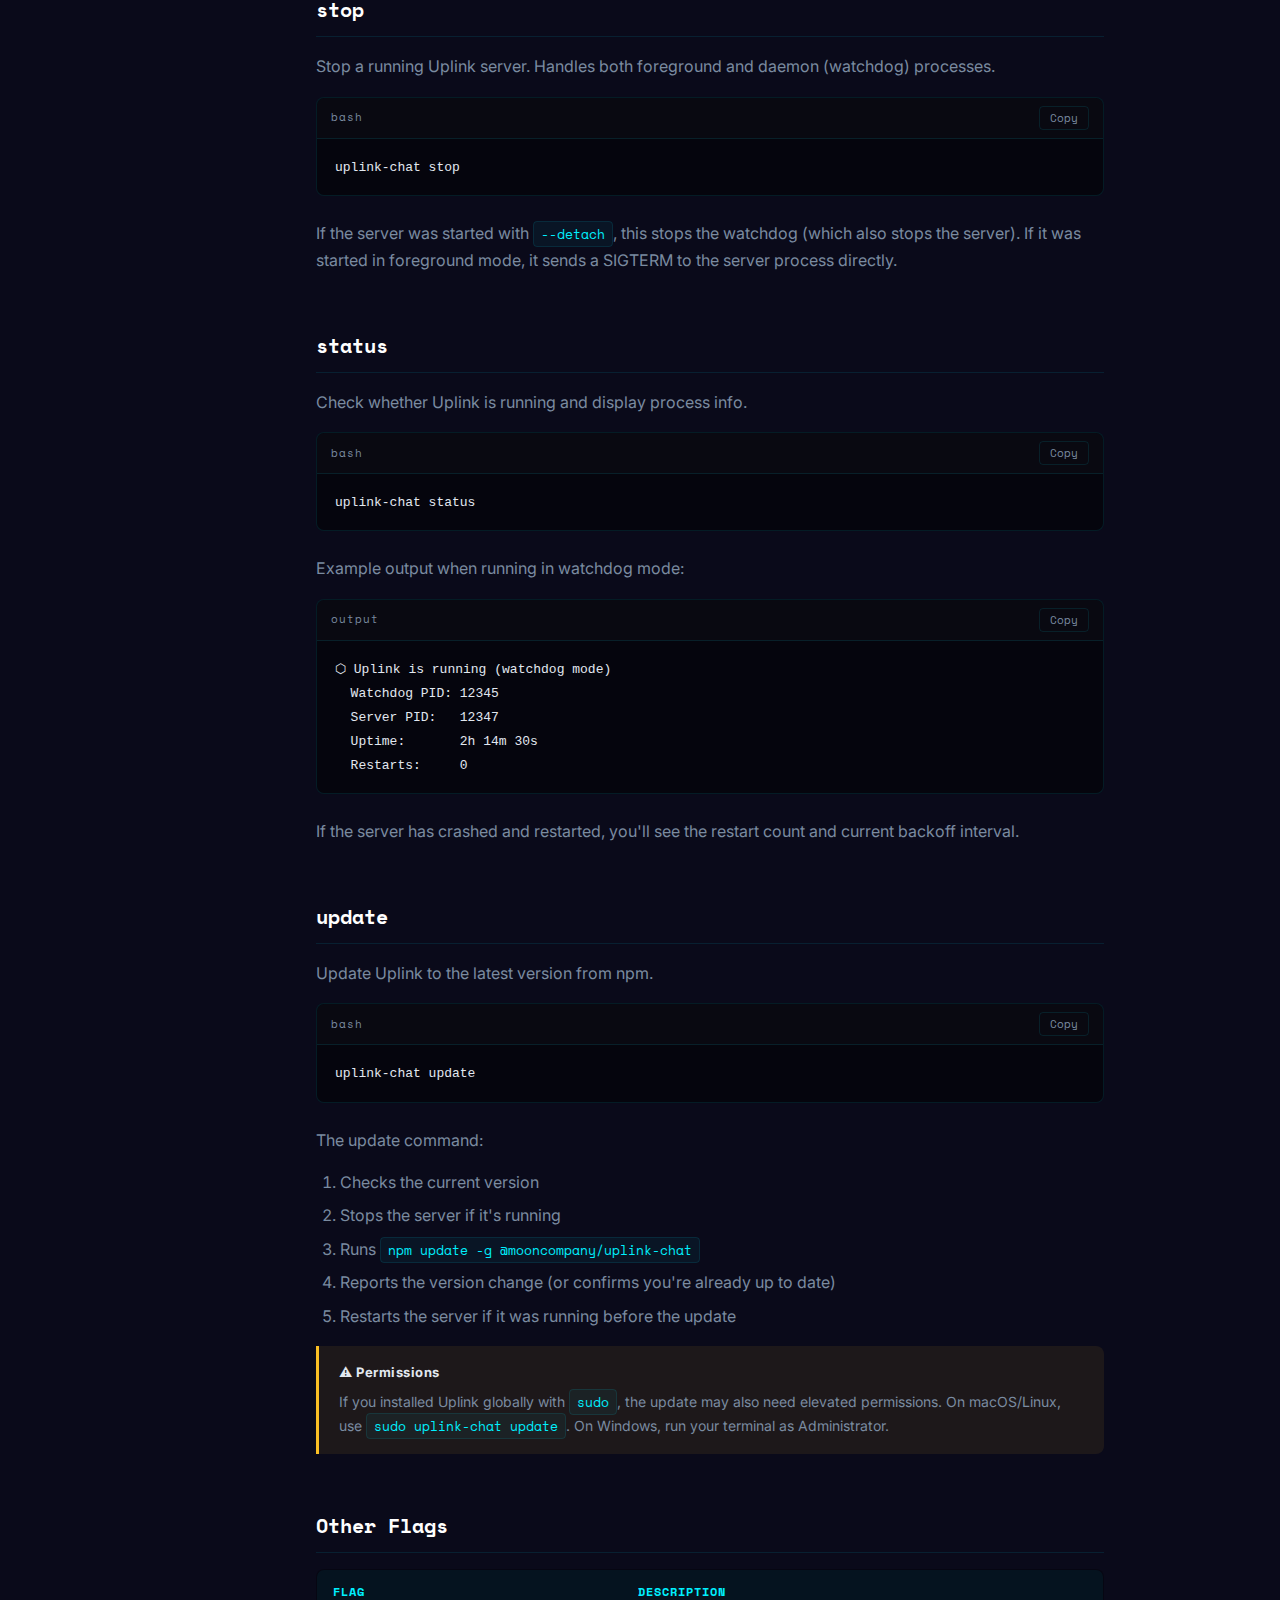
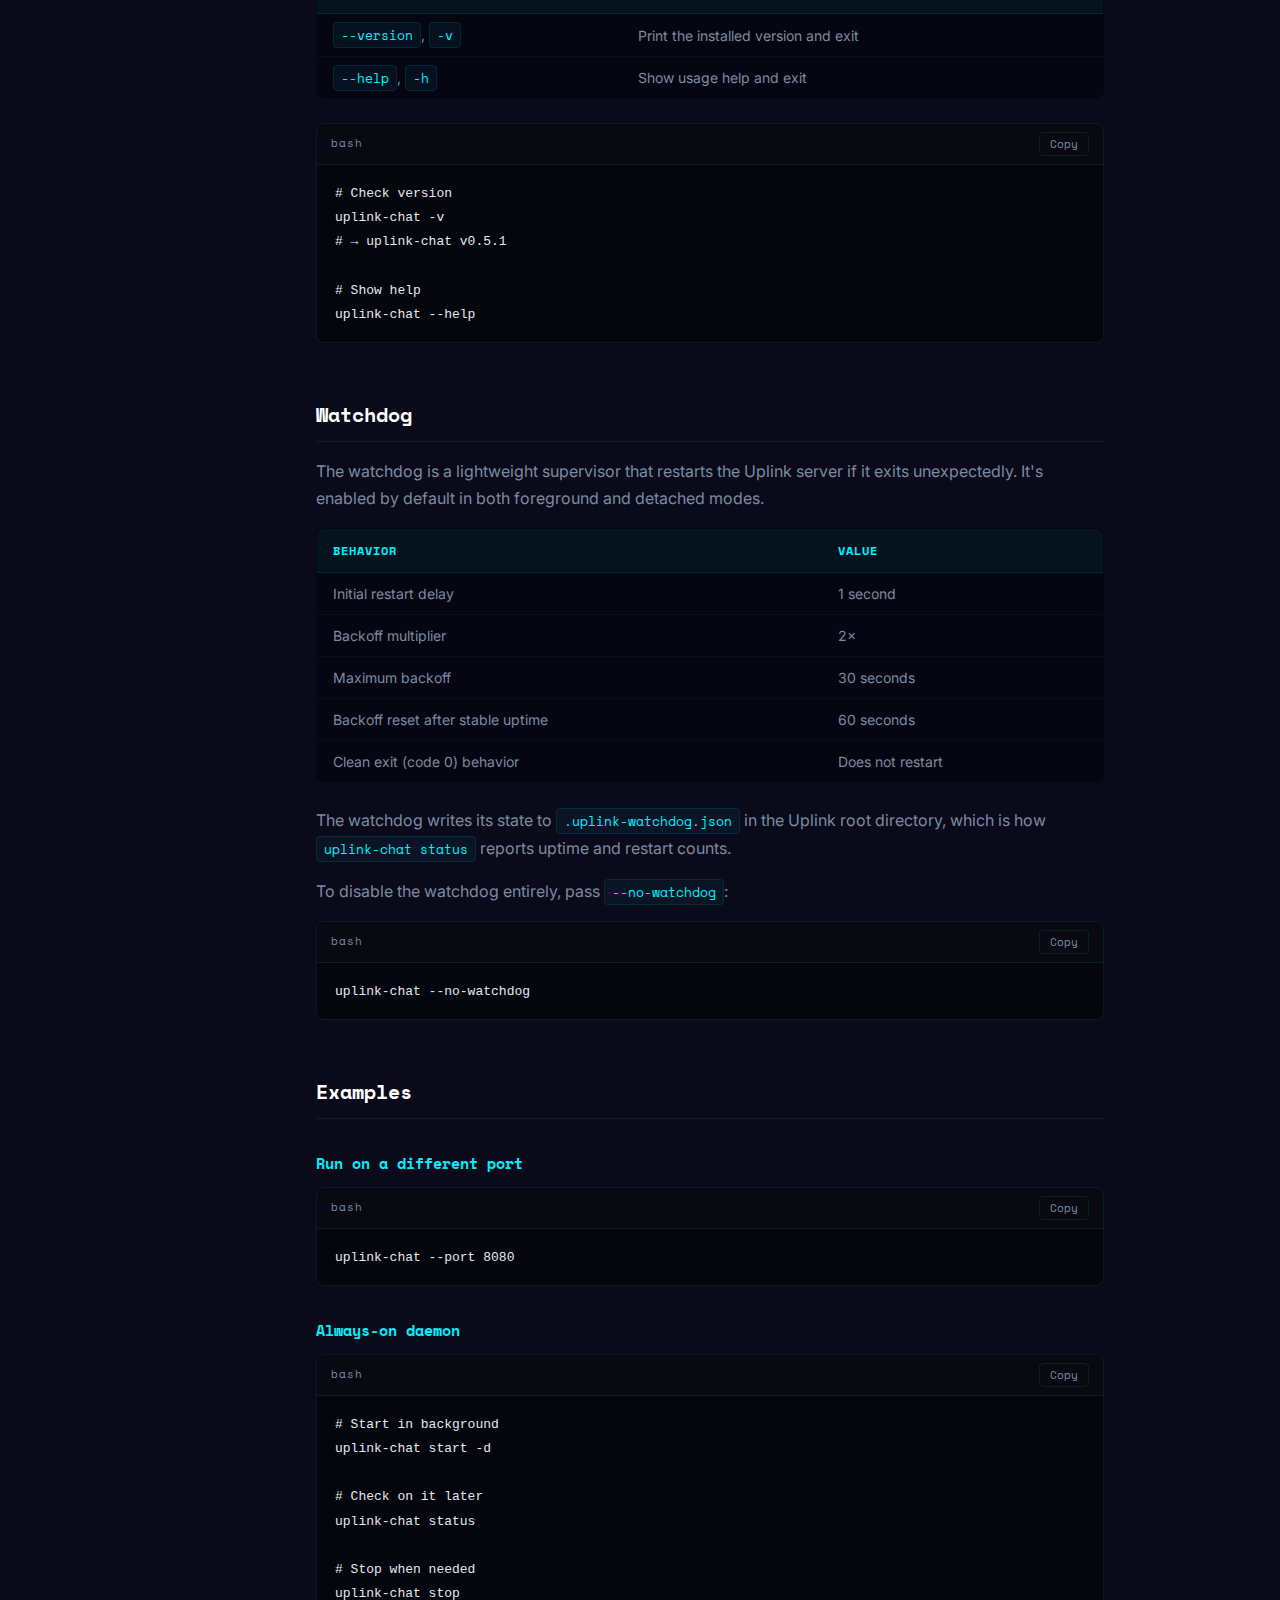
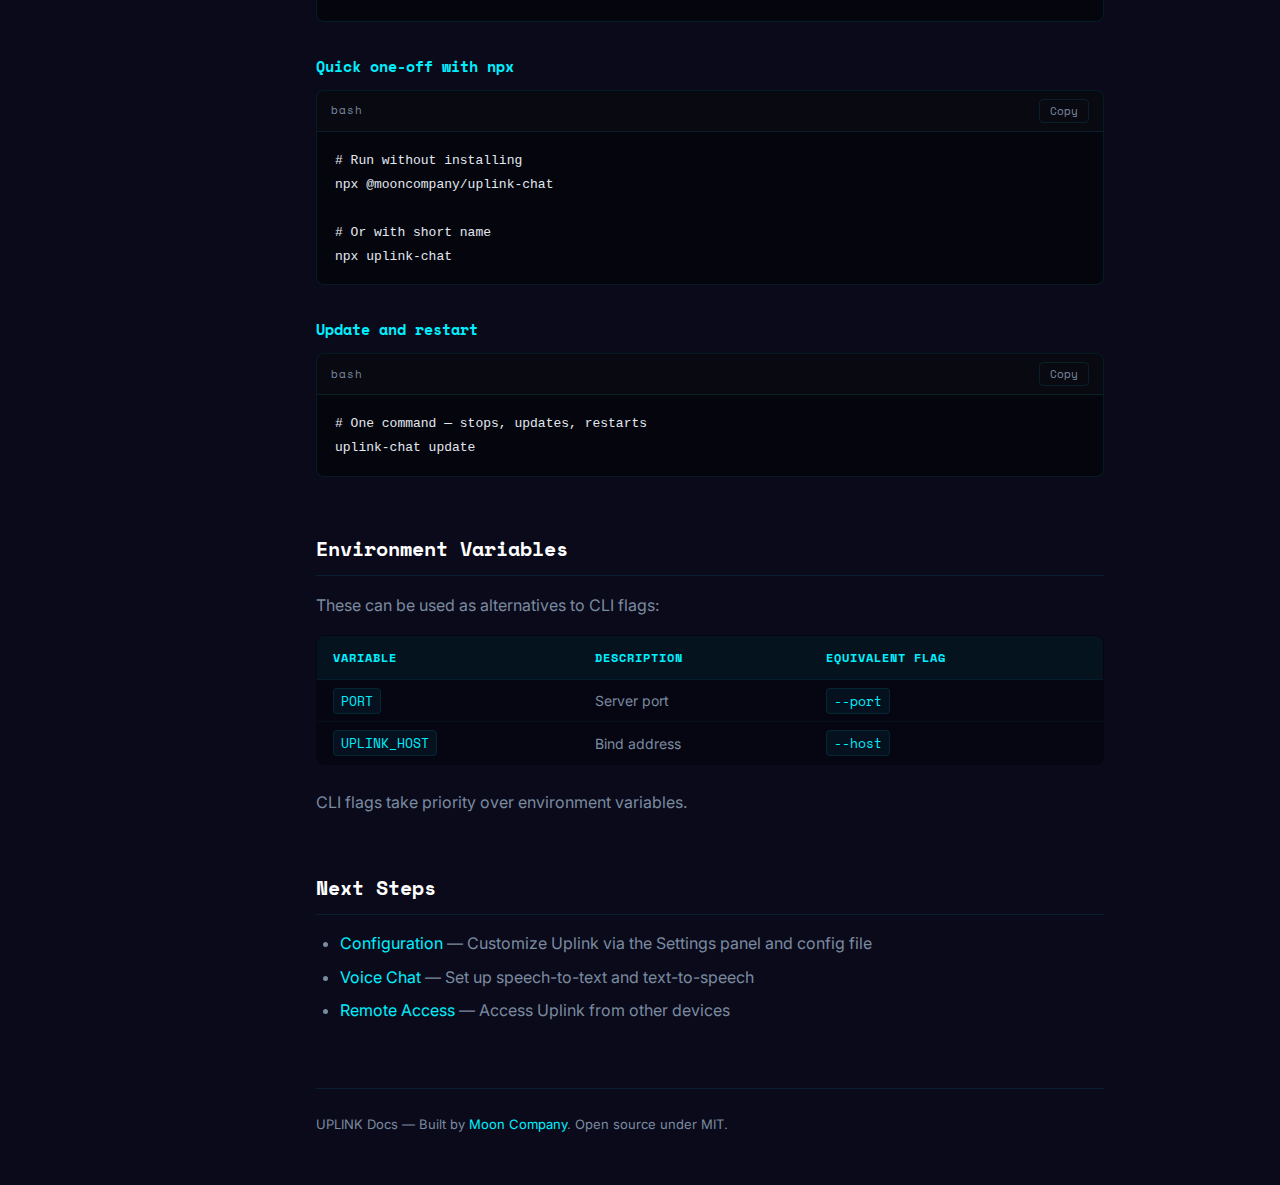
<file: cli.html>
<!DOCTYPE html>
<html lang="en">
<head>
  <meta charset="UTF-8">
  <meta name="viewport" content="width=device-width, initial-scale=1.0">
  <title>CLI Reference — UPLINK Docs</title>
  <link rel="preconnect" href="https://fonts.googleapis.com">
  <link href="https://fonts.googleapis.com/css2?family=Space+Mono:wght@400;700&family=Inter:wght@400;500;600&display=swap" rel="stylesheet">
  <link rel="stylesheet" href="css/docs.css">
</head>
<body>
  <header class="topbar">
    <a href="/" class="logo">⬡ UPLINK DOCS</a>
    <nav class="topnav">
      <a href="/">Home</a>
      <a href="features.html">Features</a>
      <a href="configuration.html">Config</a>
      <a href="https://github.com/mooncompany/uplink" target="_blank">GitHub</a>
    </nav>
    <button class="hamburger" id="hamburger" aria-label="Menu">
      <span></span><span></span><span></span>
    </button>
  </header>

  <div class="docs-layout">
    <aside class="sidebar">
      <div class="sidebar-section">
        <div class="sidebar-title">Getting Started</div>
        <a href="getting-started.html">Installation</a>
        <a href="configuration.html">Configuration</a>
        <a href="cli.html" class="active">CLI Reference</a>
      </div>
      <div class="sidebar-section">
        <div class="sidebar-title">Features</div>
        <a href="features.html">Overview</a>
        <a href="voice-chat.html">Voice Chat</a>
        <a href="remote-access.html">Remote Access</a>
        <a href="themes.html">Themes</a>
      </div>
      <div class="sidebar-section">
        <div class="sidebar-title">Support</div>
        <a href="troubleshooting.html">Troubleshooting</a>
      </div>
    </aside>

    <main class="docs-content">
      <h1>CLI Reference</h1>
      <p class="subtitle">Manage your Uplink server from the command line.</p>

      <p>Uplink ships with a CLI tool (<code>uplink-chat</code>) that handles starting, stopping, monitoring, and updating the server. If you installed globally via npm, the command is available everywhere. With <code>npx</code>, prefix commands with <code>npx</code>.</p>

      <div class="code-block">
        <div class="code-block-header">
          <span>bash</span>
          <button class="copy-btn">Copy</button>
        </div>
        <pre><code>uplink-chat [command] [options]</code></pre>
      </div>

      <!-- ── START ── -->
      <h2 id="start">start</h2>
      <p>Start the Uplink server. This is the default command — running <code>uplink-chat</code> with no arguments is the same as <code>uplink-chat start</code>.</p>

      <div class="code-block">
        <div class="code-block-header">
          <span>bash</span>
          <button class="copy-btn">Copy</button>
        </div>
        <pre><code># Foreground (default) — auto-restart via watchdog
uplink-chat

# Background (daemon mode)
uplink-chat start --detach

# Custom port
uplink-chat --port 8080

# Bind to specific host
uplink-chat --host 127.0.0.1

# Raw mode — no watchdog, no auto-restart
uplink-chat --no-watchdog</code></pre>
      </div>

      <p>By default, Uplink starts with a <strong>watchdog</strong> that automatically restarts the server if it crashes. The watchdog uses exponential backoff (1s → 2s → 4s → max 30s) and resets after 60 seconds of stable uptime.</p>

      <div class="table-wrap">
        <table>
          <thead>
            <tr><th>Option</th><th>Description</th><th>Default</th></tr>
          </thead>
          <tbody>
            <tr><td><code>--port N</code></td><td>Port to listen on</td><td>3456</td></tr>
            <tr><td><code>--host H</code></td><td>Host/IP to bind to</td><td>0.0.0.0</td></tr>
            <tr><td><code>--detach</code>, <code>-d</code></td><td>Run in background (daemon mode)</td><td>off</td></tr>
            <tr><td><code>--no-watchdog</code></td><td>Disable auto-restart watchdog</td><td>off</td></tr>
          </tbody>
        </table>
      </div>

      <div class="callout">
        <strong>💡 Foreground vs. Detached</strong>
        <p style="margin-top: 8px; margin-bottom: 0;">In <strong>foreground mode</strong> (default), the server logs to your terminal and stops when you close it. In <strong>detached mode</strong> (<code>-d</code>), it runs silently in the background — ideal for always-on setups. Both modes include the watchdog by default.</p>
      </div>

      <!-- ── STOP ── -->
      <h2 id="stop">stop</h2>
      <p>Stop a running Uplink server. Handles both foreground and daemon (watchdog) processes.</p>

      <div class="code-block">
        <div class="code-block-header">
          <span>bash</span>
          <button class="copy-btn">Copy</button>
        </div>
        <pre><code>uplink-chat stop</code></pre>
      </div>

      <p>If the server was started with <code>--detach</code>, this stops the watchdog (which also stops the server). If it was started in foreground mode, it sends a SIGTERM to the server process directly.</p>

      <!-- ── STATUS ── -->
      <h2 id="status">status</h2>
      <p>Check whether Uplink is running and display process info.</p>

      <div class="code-block">
        <div class="code-block-header">
          <span>bash</span>
          <button class="copy-btn">Copy</button>
        </div>
        <pre><code>uplink-chat status</code></pre>
      </div>

      <p>Example output when running in watchdog mode:</p>

      <div class="code-block">
        <div class="code-block-header">
          <span>output</span>
          <button class="copy-btn">Copy</button>
        </div>
        <pre><code>⬡ Uplink is running (watchdog mode)
  Watchdog PID: 12345
  Server PID:   12347
  Uptime:       2h 14m 30s
  Restarts:     0</code></pre>
      </div>

      <p>If the server has crashed and restarted, you'll see the restart count and current backoff interval.</p>

      <!-- ── UPDATE ── -->
      <h2 id="update">update</h2>
      <p>Update Uplink to the latest version from npm.</p>

      <div class="code-block">
        <div class="code-block-header">
          <span>bash</span>
          <button class="copy-btn">Copy</button>
        </div>
        <pre><code>uplink-chat update</code></pre>
      </div>

      <p>The update command:</p>
      <ol>
        <li>Checks the current version</li>
        <li>Stops the server if it's running</li>
        <li>Runs <code>npm update -g @mooncompany/uplink-chat</code></li>
        <li>Reports the version change (or confirms you're already up to date)</li>
        <li>Restarts the server if it was running before the update</li>
      </ol>

      <div class="callout warning">
        <strong>⚠ Permissions</strong>
        <p style="margin-top: 8px; margin-bottom: 0;">If you installed Uplink globally with <code>sudo</code>, the update may also need elevated permissions. On macOS/Linux, use <code>sudo uplink-chat update</code>. On Windows, run your terminal as Administrator.</p>
      </div>

      <!-- ── OTHER FLAGS ── -->
      <h2 id="flags">Other Flags</h2>
      <div class="table-wrap">
        <table>
          <thead>
            <tr><th>Flag</th><th>Description</th></tr>
          </thead>
          <tbody>
            <tr><td><code>--version</code>, <code>-v</code></td><td>Print the installed version and exit</td></tr>
            <tr><td><code>--help</code>, <code>-h</code></td><td>Show usage help and exit</td></tr>
          </tbody>
        </table>
      </div>

      <div class="code-block">
        <div class="code-block-header">
          <span>bash</span>
          <button class="copy-btn">Copy</button>
        </div>
        <pre><code># Check version
uplink-chat -v
# → uplink-chat v0.5.1

# Show help
uplink-chat --help</code></pre>
      </div>

      <!-- ── WATCHDOG ── -->
      <h2 id="watchdog">Watchdog</h2>
      <p>The watchdog is a lightweight supervisor that restarts the Uplink server if it exits unexpectedly. It's enabled by default in both foreground and detached modes.</p>

      <div class="table-wrap">
        <table>
          <thead>
            <tr><th>Behavior</th><th>Value</th></tr>
          </thead>
          <tbody>
            <tr><td>Initial restart delay</td><td>1 second</td></tr>
            <tr><td>Backoff multiplier</td><td>2×</td></tr>
            <tr><td>Maximum backoff</td><td>30 seconds</td></tr>
            <tr><td>Backoff reset after stable uptime</td><td>60 seconds</td></tr>
            <tr><td>Clean exit (code 0) behavior</td><td>Does not restart</td></tr>
          </tbody>
        </table>
      </div>

      <p>The watchdog writes its state to <code>.uplink-watchdog.json</code> in the Uplink root directory, which is how <code>uplink-chat status</code> reports uptime and restart counts.</p>

      <p>To disable the watchdog entirely, pass <code>--no-watchdog</code>:</p>

      <div class="code-block">
        <div class="code-block-header">
          <span>bash</span>
          <button class="copy-btn">Copy</button>
        </div>
        <pre><code>uplink-chat --no-watchdog</code></pre>
      </div>

      <!-- ── EXAMPLES ── -->
      <h2 id="examples">Examples</h2>

      <h3>Run on a different port</h3>
      <div class="code-block">
        <div class="code-block-header">
          <span>bash</span>
          <button class="copy-btn">Copy</button>
        </div>
        <pre><code>uplink-chat --port 8080</code></pre>
      </div>

      <h3>Always-on daemon</h3>
      <div class="code-block">
        <div class="code-block-header">
          <span>bash</span>
          <button class="copy-btn">Copy</button>
        </div>
        <pre><code># Start in background
uplink-chat start -d

# Check on it later
uplink-chat status

# Stop when needed
uplink-chat stop</code></pre>
      </div>

      <h3>Quick one-off with npx</h3>
      <div class="code-block">
        <div class="code-block-header">
          <span>bash</span>
          <button class="copy-btn">Copy</button>
        </div>
        <pre><code># Run without installing
npx @mooncompany/uplink-chat

# Or with short name
npx uplink-chat</code></pre>
      </div>

      <h3>Update and restart</h3>
      <div class="code-block">
        <div class="code-block-header">
          <span>bash</span>
          <button class="copy-btn">Copy</button>
        </div>
        <pre><code># One command — stops, updates, restarts
uplink-chat update</code></pre>
      </div>

      <h2>Environment Variables</h2>
      <p>These can be used as alternatives to CLI flags:</p>
      <div class="table-wrap">
        <table>
          <thead>
            <tr><th>Variable</th><th>Description</th><th>Equivalent Flag</th></tr>
          </thead>
          <tbody>
            <tr><td><code>PORT</code></td><td>Server port</td><td><code>--port</code></td></tr>
            <tr><td><code>UPLINK_HOST</code></td><td>Bind address</td><td><code>--host</code></td></tr>
          </tbody>
        </table>
      </div>

      <p>CLI flags take priority over environment variables.</p>

      <h2>Next Steps</h2>
      <ul>
        <li><a href="configuration.html">Configuration</a> — Customize Uplink via the Settings panel and config file</li>
        <li><a href="voice-chat.html">Voice Chat</a> — Set up speech-to-text and text-to-speech</li>
        <li><a href="remote-access.html">Remote Access</a> — Access Uplink from other devices</li>
      </ul>

      <div class="docs-footer">
        <p>UPLINK Docs — Built by <a href="https://moonco.pro" target="_blank">Moon Company</a>. Open source under MIT.</p>
      </div>
    </main>
  </div>

  <script src="js/docs.js"></script>
</body>
</html>
</file>
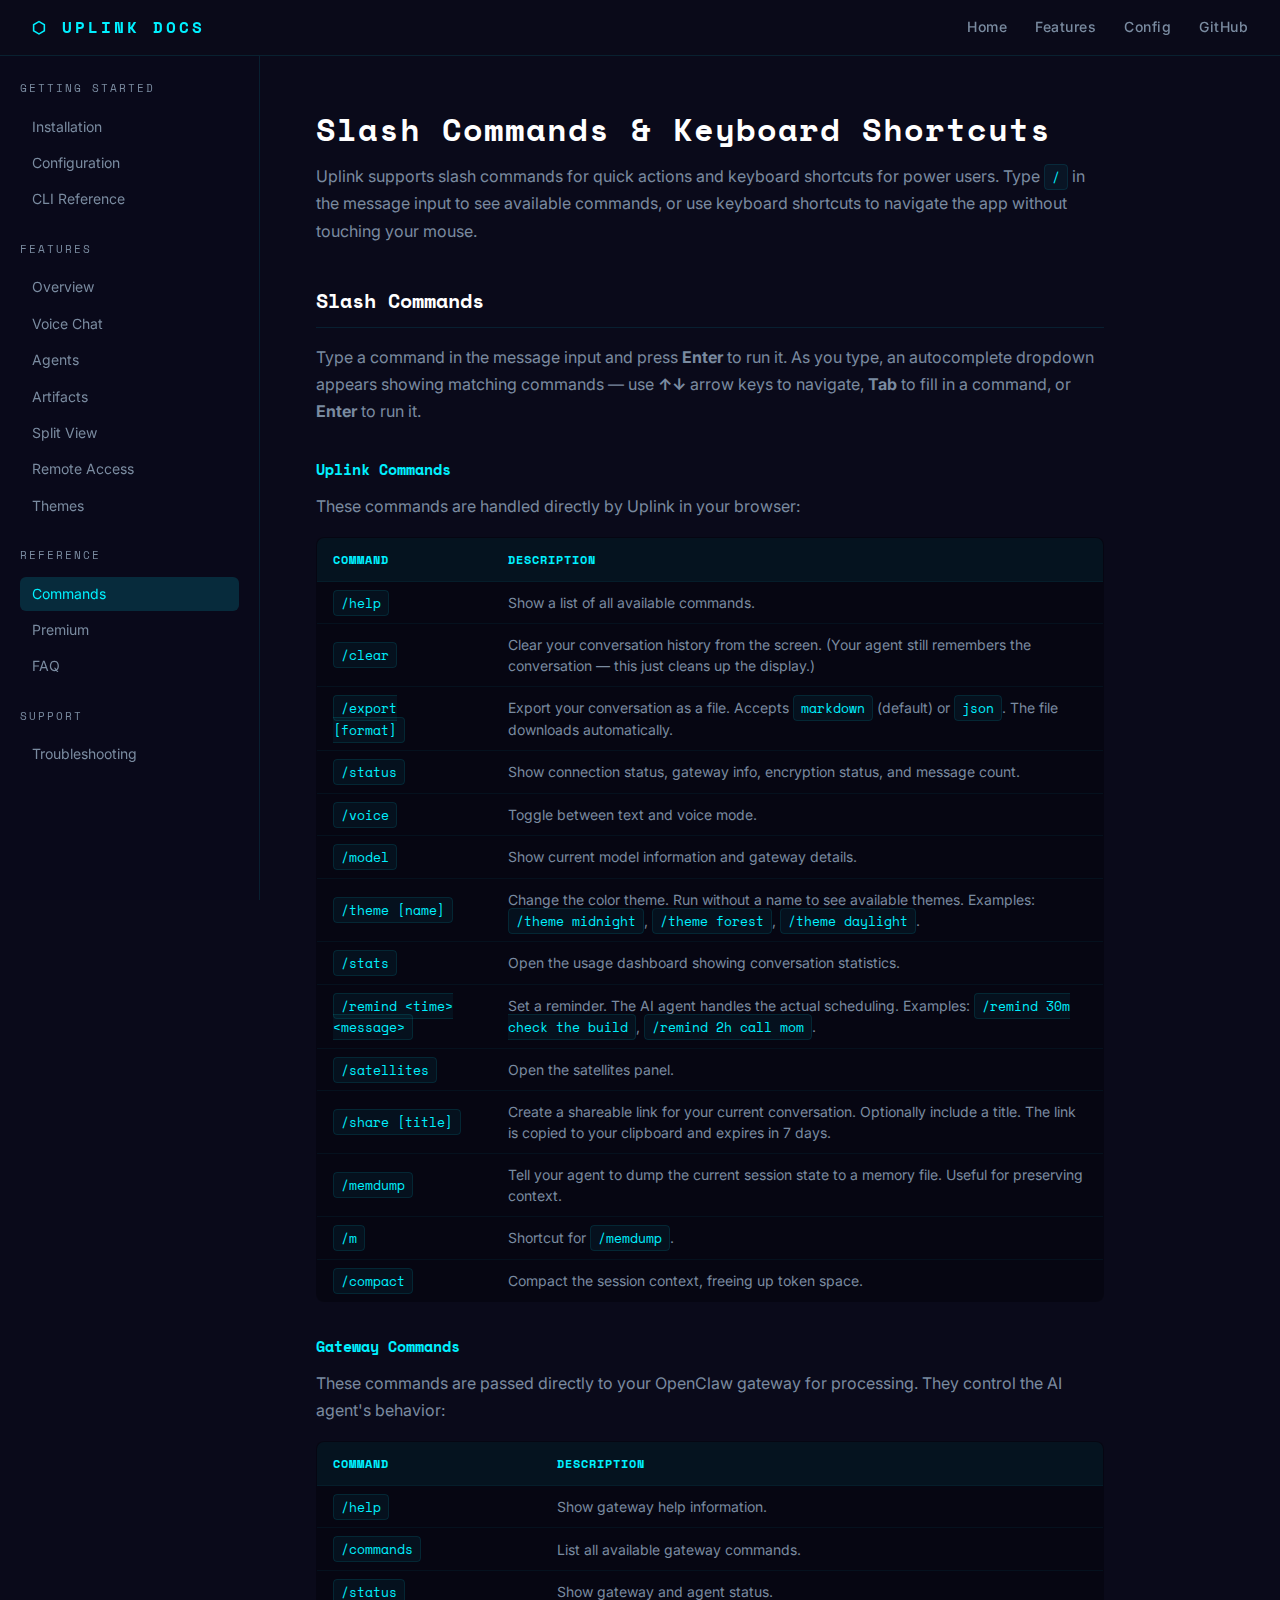
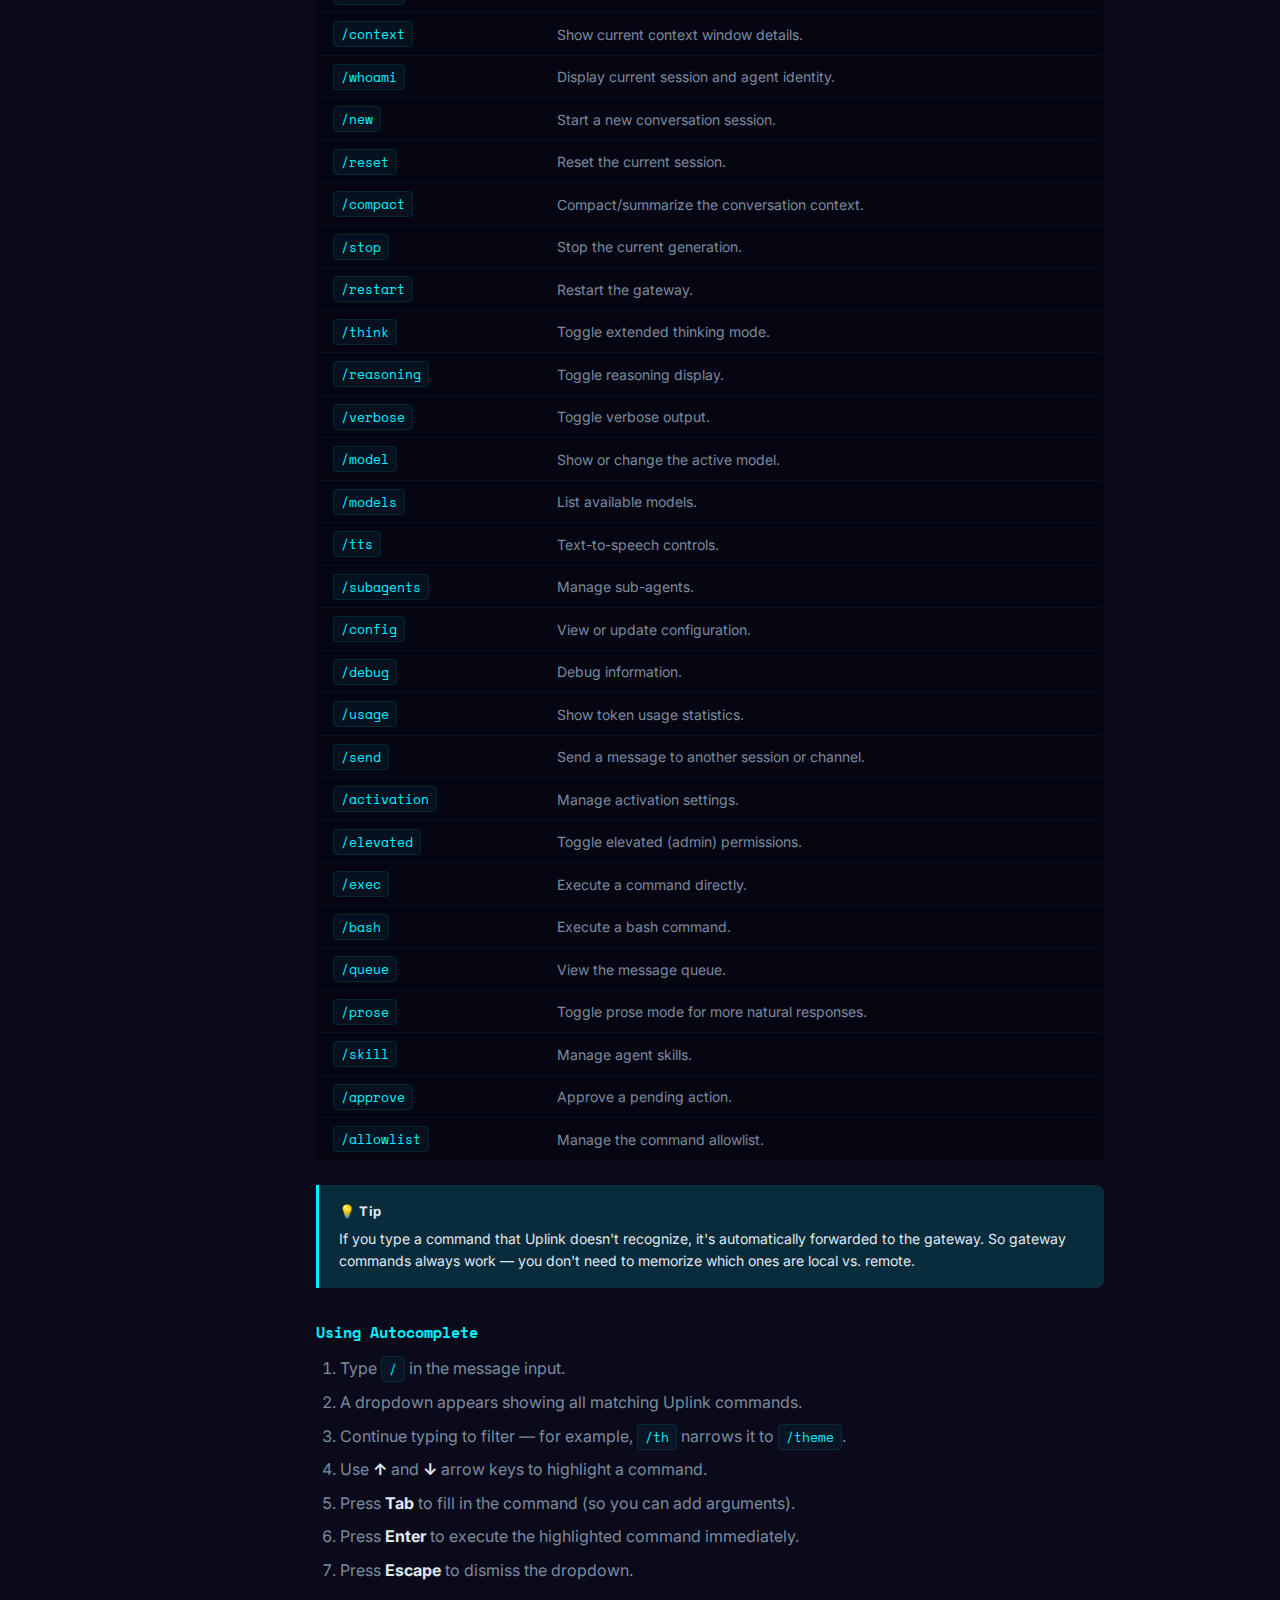
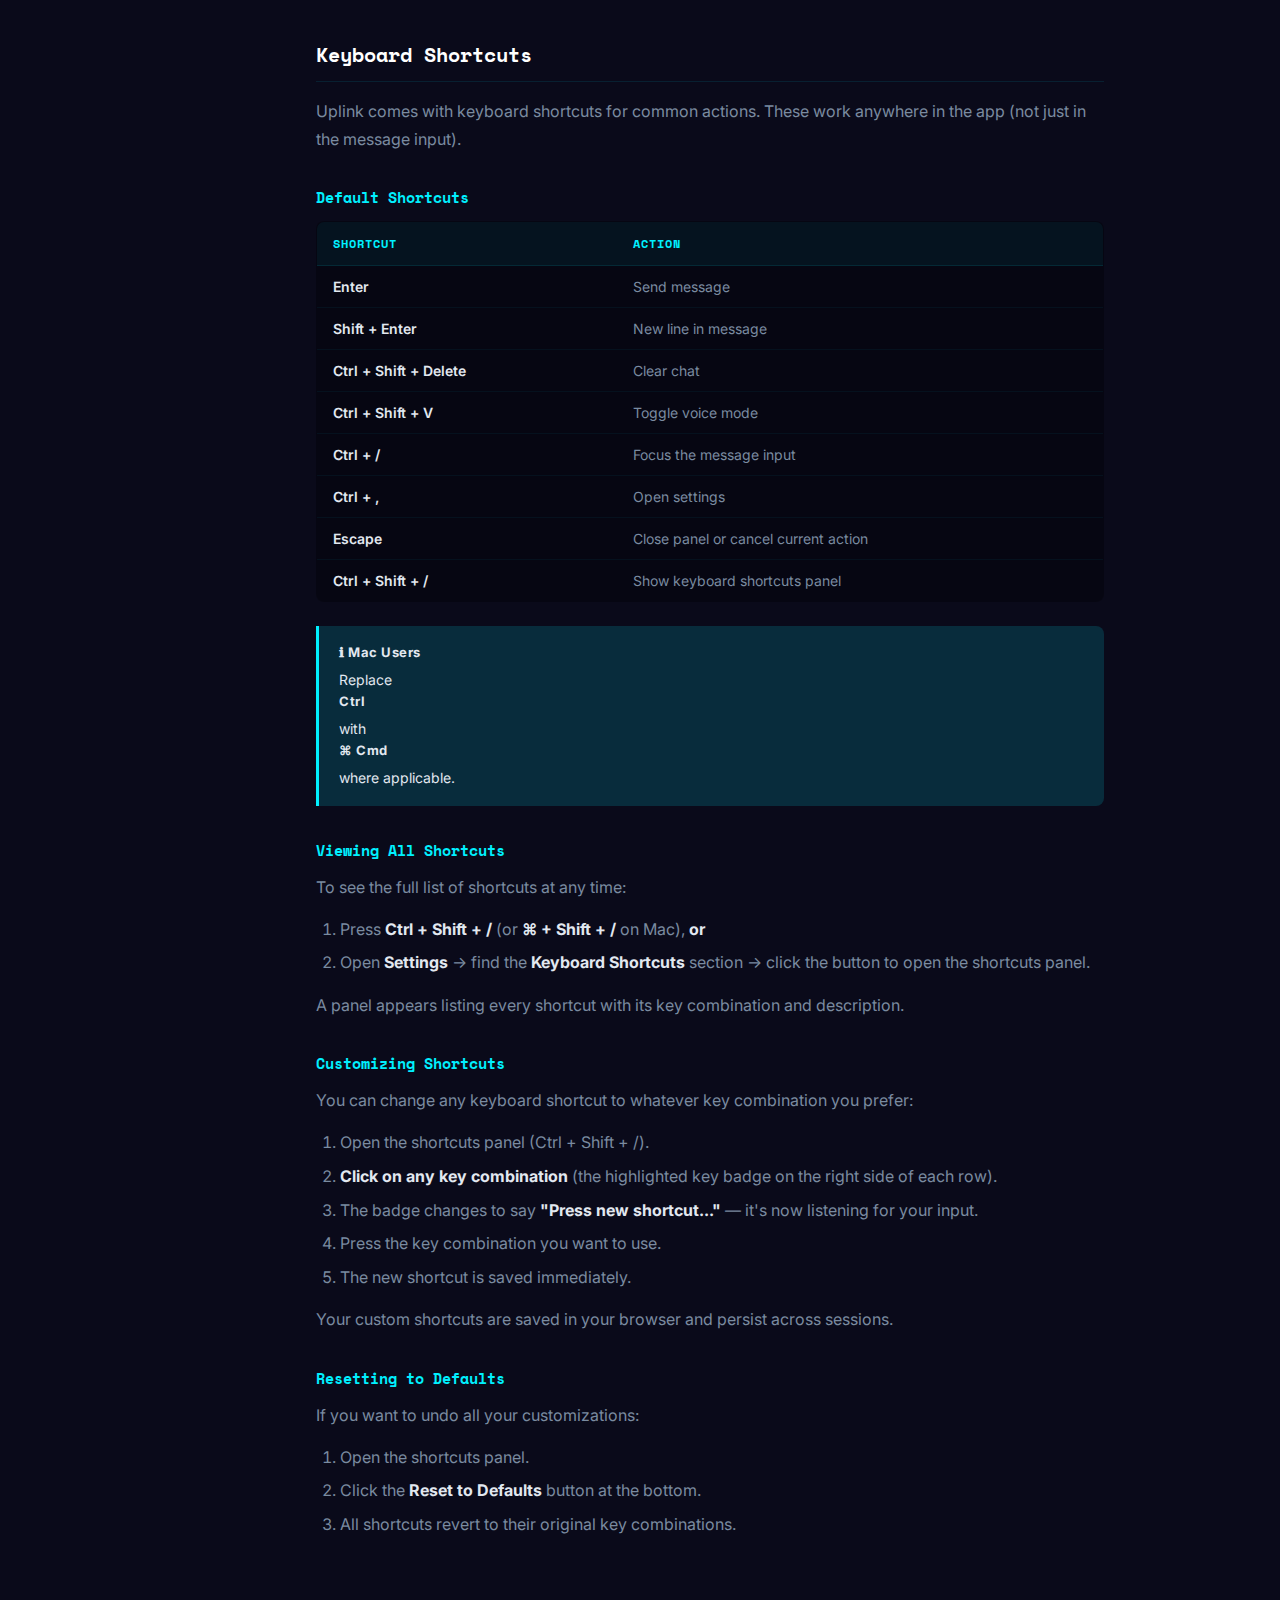
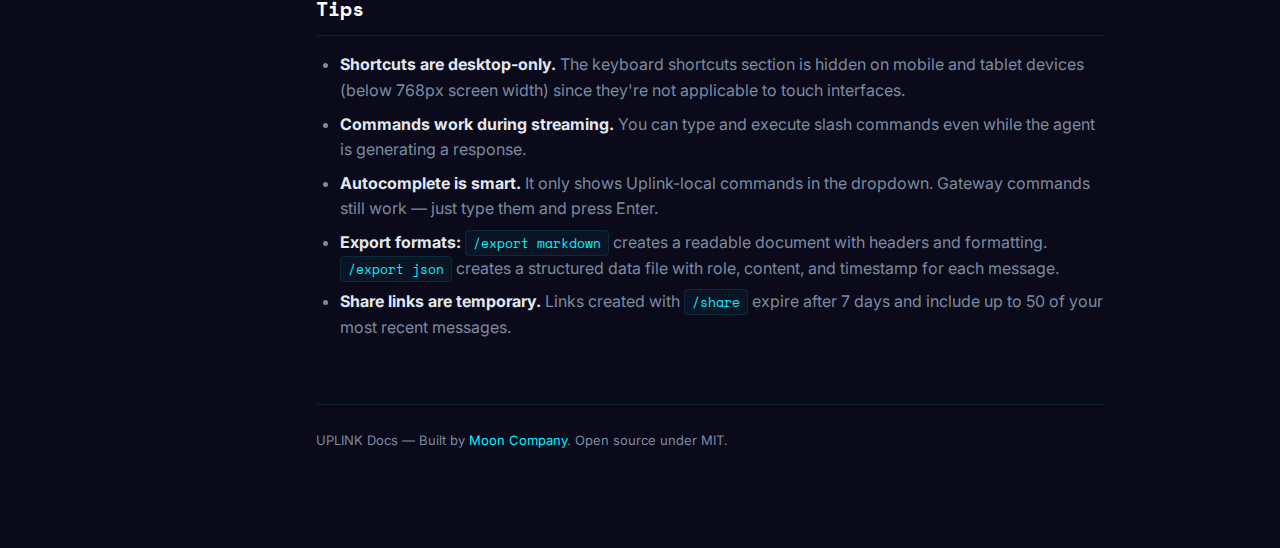
<file: commands.html>
<!DOCTYPE html>
<html lang="en">
<head>
  <meta charset="UTF-8">
  <meta name="viewport" content="width=device-width, initial-scale=1.0">
  <title>Commands &amp; Shortcuts — UPLINK Docs</title>
  <link rel="preconnect" href="https://fonts.googleapis.com">
  <link href="https://fonts.googleapis.com/css2?family=Space+Mono:wght@400;700&family=Inter:wght@400;500;600&display=swap" rel="stylesheet">
  <link rel="stylesheet" href="css/docs.css">
</head>
<body>
  <header class="topbar">
    <a href="/" class="logo">⬡ UPLINK DOCS</a>
    <nav class="topnav">
      <a href="/">Home</a>
      <a href="features.html">Features</a>
      <a href="configuration.html">Config</a>
      <a href="https://github.com/mooncompany/uplink" target="_blank">GitHub</a>
    </nav>
    <button class="hamburger" id="hamburger" aria-label="Menu">
      <span></span><span></span><span></span>
    </button>
  </header>

  <div class="docs-layout">
    <aside class="sidebar">
      <div class="sidebar-section">
        <div class="sidebar-title">Getting Started</div>
        <a href="getting-started.html">Installation</a>
        <a href="configuration.html">Configuration</a>
        <a href="cli.html">CLI Reference</a>
      </div>
      <div class="sidebar-section">
        <div class="sidebar-title">Features</div>
        <a href="features.html">Overview</a>
        <a href="voice-chat.html">Voice Chat</a>
        <a href="agents.html">Agents</a>
        <a href="artifacts.html">Artifacts</a>
        <a href="split-view.html">Split View</a>
        <a href="remote-access.html">Remote Access</a>
        <a href="themes.html">Themes</a>
      </div>
      <div class="sidebar-section">
        <div class="sidebar-title">Reference</div>
        <a href="commands.html" class="active">Commands</a>
        <a href="premium.html">Premium</a>
        <a href="faq.html">FAQ</a>
      </div>
      <div class="sidebar-section">
        <div class="sidebar-title">Support</div>
        <a href="troubleshooting.html">Troubleshooting</a>
      </div>
    </aside>

    <main class="docs-content">
      <h1>Slash Commands &amp; Keyboard Shortcuts</h1>
      <p class="subtitle">Uplink supports slash commands for quick actions and keyboard shortcuts for power users. Type <code>/</code> in the message input to see available commands, or use keyboard shortcuts to navigate the app without touching your mouse.</p>

      <h2>Slash Commands</h2>
      <p>Type a command in the message input and press <strong>Enter</strong> to run it. As you type, an autocomplete dropdown appears showing matching commands — use <strong>↑↓</strong> arrow keys to navigate, <strong>Tab</strong> to fill in a command, or <strong>Enter</strong> to run it.</p>

      <h3>Uplink Commands</h3>
      <p>These commands are handled directly by Uplink in your browser:</p>

      <div class="table-wrap">
        <table>
          <thead>
            <tr><th>Command</th><th>Description</th></tr>
          </thead>
          <tbody>
            <tr><td><code>/help</code></td><td>Show a list of all available commands.</td></tr>
            <tr><td><code>/clear</code></td><td>Clear your conversation history from the screen. (Your agent still remembers the conversation — this just cleans up the display.)</td></tr>
            <tr><td><code>/export [format]</code></td><td>Export your conversation as a file. Accepts <code>markdown</code> (default) or <code>json</code>. The file downloads automatically.</td></tr>
            <tr><td><code>/status</code></td><td>Show connection status, gateway info, encryption status, and message count.</td></tr>
            <tr><td><code>/voice</code></td><td>Toggle between text and voice mode.</td></tr>
            <tr><td><code>/model</code></td><td>Show current model information and gateway details.</td></tr>
            <tr><td><code>/theme [name]</code></td><td>Change the color theme. Run without a name to see available themes. Examples: <code>/theme midnight</code>, <code>/theme forest</code>, <code>/theme daylight</code>.</td></tr>
            <tr><td><code>/stats</code></td><td>Open the usage dashboard showing conversation statistics.</td></tr>
            <tr><td><code>/remind &lt;time&gt; &lt;message&gt;</code></td><td>Set a reminder. The AI agent handles the actual scheduling. Examples: <code>/remind 30m check the build</code>, <code>/remind 2h call mom</code>.</td></tr>
            <tr><td><code>/satellites</code></td><td>Open the satellites panel.</td></tr>
            <tr><td><code>/share [title]</code></td><td>Create a shareable link for your current conversation. Optionally include a title. The link is copied to your clipboard and expires in 7 days.</td></tr>
            <tr><td><code>/memdump</code></td><td>Tell your agent to dump the current session state to a memory file. Useful for preserving context.</td></tr>
            <tr><td><code>/m</code></td><td>Shortcut for <code>/memdump</code>.</td></tr>
            <tr><td><code>/compact</code></td><td>Compact the session context, freeing up token space.</td></tr>
          </tbody>
        </table>
      </div>

      <h3>Gateway Commands</h3>
      <p>These commands are passed directly to your OpenClaw gateway for processing. They control the AI agent's behavior:</p>

      <div class="table-wrap">
        <table>
          <thead>
            <tr><th>Command</th><th>Description</th></tr>
          </thead>
          <tbody>
            <tr><td><code>/help</code></td><td>Show gateway help information.</td></tr>
            <tr><td><code>/commands</code></td><td>List all available gateway commands.</td></tr>
            <tr><td><code>/status</code></td><td>Show gateway and agent status.</td></tr>
            <tr><td><code>/context</code></td><td>Show current context window details.</td></tr>
            <tr><td><code>/whoami</code></td><td>Display current session and agent identity.</td></tr>
            <tr><td><code>/new</code></td><td>Start a new conversation session.</td></tr>
            <tr><td><code>/reset</code></td><td>Reset the current session.</td></tr>
            <tr><td><code>/compact</code></td><td>Compact/summarize the conversation context.</td></tr>
            <tr><td><code>/stop</code></td><td>Stop the current generation.</td></tr>
            <tr><td><code>/restart</code></td><td>Restart the gateway.</td></tr>
            <tr><td><code>/think</code></td><td>Toggle extended thinking mode.</td></tr>
            <tr><td><code>/reasoning</code></td><td>Toggle reasoning display.</td></tr>
            <tr><td><code>/verbose</code></td><td>Toggle verbose output.</td></tr>
            <tr><td><code>/model</code></td><td>Show or change the active model.</td></tr>
            <tr><td><code>/models</code></td><td>List available models.</td></tr>
            <tr><td><code>/tts</code></td><td>Text-to-speech controls.</td></tr>
            <tr><td><code>/subagents</code></td><td>Manage sub-agents.</td></tr>
            <tr><td><code>/config</code></td><td>View or update configuration.</td></tr>
            <tr><td><code>/debug</code></td><td>Debug information.</td></tr>
            <tr><td><code>/usage</code></td><td>Show token usage statistics.</td></tr>
            <tr><td><code>/send</code></td><td>Send a message to another session or channel.</td></tr>
            <tr><td><code>/activation</code></td><td>Manage activation settings.</td></tr>
            <tr><td><code>/elevated</code></td><td>Toggle elevated (admin) permissions.</td></tr>
            <tr><td><code>/exec</code></td><td>Execute a command directly.</td></tr>
            <tr><td><code>/bash</code></td><td>Execute a bash command.</td></tr>
            <tr><td><code>/queue</code></td><td>View the message queue.</td></tr>
            <tr><td><code>/prose</code></td><td>Toggle prose mode for more natural responses.</td></tr>
            <tr><td><code>/skill</code></td><td>Manage agent skills.</td></tr>
            <tr><td><code>/approve</code></td><td>Approve a pending action.</td></tr>
            <tr><td><code>/allowlist</code></td><td>Manage the command allowlist.</td></tr>
          </tbody>
        </table>
      </div>

      <div class="callout">
        <strong>💡 Tip</strong>
        If you type a command that Uplink doesn't recognize, it's automatically forwarded to the gateway. So gateway commands always work — you don't need to memorize which ones are local vs. remote.
      </div>

      <h3>Using Autocomplete</h3>
      <ol>
        <li>Type <code>/</code> in the message input.</li>
        <li>A dropdown appears showing all matching Uplink commands.</li>
        <li>Continue typing to filter — for example, <code>/th</code> narrows it to <code>/theme</code>.</li>
        <li>Use <strong>↑</strong> and <strong>↓</strong> arrow keys to highlight a command.</li>
        <li>Press <strong>Tab</strong> to fill in the command (so you can add arguments).</li>
        <li>Press <strong>Enter</strong> to execute the highlighted command immediately.</li>
        <li>Press <strong>Escape</strong> to dismiss the dropdown.</li>
      </ol>

      <h2>Keyboard Shortcuts</h2>
      <p>Uplink comes with keyboard shortcuts for common actions. These work anywhere in the app (not just in the message input).</p>

      <h3>Default Shortcuts</h3>
      <div class="table-wrap">
        <table>
          <thead>
            <tr><th>Shortcut</th><th>Action</th></tr>
          </thead>
          <tbody>
            <tr><td><strong>Enter</strong></td><td>Send message</td></tr>
            <tr><td><strong>Shift + Enter</strong></td><td>New line in message</td></tr>
            <tr><td><strong>Ctrl + Shift + Delete</strong></td><td>Clear chat</td></tr>
            <tr><td><strong>Ctrl + Shift + V</strong></td><td>Toggle voice mode</td></tr>
            <tr><td><strong>Ctrl + /</strong></td><td>Focus the message input</td></tr>
            <tr><td><strong>Ctrl + ,</strong></td><td>Open settings</td></tr>
            <tr><td><strong>Escape</strong></td><td>Close panel or cancel current action</td></tr>
            <tr><td><strong>Ctrl + Shift + /</strong></td><td>Show keyboard shortcuts panel</td></tr>
          </tbody>
        </table>
      </div>

      <div class="callout">
        <strong>ℹ Mac Users</strong>
        Replace <strong>Ctrl</strong> with <strong>⌘ Cmd</strong> where applicable.
      </div>

      <h3>Viewing All Shortcuts</h3>
      <p>To see the full list of shortcuts at any time:</p>
      <ol>
        <li>Press <strong>Ctrl + Shift + /</strong> (or <strong>⌘ + Shift + /</strong> on Mac), <strong>or</strong></li>
        <li>Open <strong>Settings</strong> → find the <strong>Keyboard Shortcuts</strong> section → click the button to open the shortcuts panel.</li>
      </ol>
      <p>A panel appears listing every shortcut with its key combination and description.</p>

      <h3>Customizing Shortcuts</h3>
      <p>You can change any keyboard shortcut to whatever key combination you prefer:</p>
      <ol>
        <li>Open the shortcuts panel (Ctrl + Shift + /).</li>
        <li><strong>Click on any key combination</strong> (the highlighted key badge on the right side of each row).</li>
        <li>The badge changes to say <strong>"Press new shortcut..."</strong> — it's now listening for your input.</li>
        <li>Press the key combination you want to use.</li>
        <li>The new shortcut is saved immediately.</li>
      </ol>
      <p>Your custom shortcuts are saved in your browser and persist across sessions.</p>

      <h3>Resetting to Defaults</h3>
      <p>If you want to undo all your customizations:</p>
      <ol>
        <li>Open the shortcuts panel.</li>
        <li>Click the <strong>Reset to Defaults</strong> button at the bottom.</li>
        <li>All shortcuts revert to their original key combinations.</li>
      </ol>

      <h2>Tips</h2>
      <ul>
        <li><strong>Shortcuts are desktop-only.</strong> The keyboard shortcuts section is hidden on mobile and tablet devices (below 768px screen width) since they're not applicable to touch interfaces.</li>
        <li><strong>Commands work during streaming.</strong> You can type and execute slash commands even while the agent is generating a response.</li>
        <li><strong>Autocomplete is smart.</strong> It only shows Uplink-local commands in the dropdown. Gateway commands still work — just type them and press Enter.</li>
        <li><strong>Export formats:</strong> <code>/export markdown</code> creates a readable document with headers and formatting. <code>/export json</code> creates a structured data file with role, content, and timestamp for each message.</li>
        <li><strong>Share links are temporary.</strong> Links created with <code>/share</code> expire after 7 days and include up to 50 of your most recent messages.</li>
      </ul>

      <div class="docs-footer">
        <p>UPLINK Docs — Built by <a href="https://moonco.pro" target="_blank">Moon Company</a>. Open source under MIT.</p>
      </div>
    </main>
  </div>

  <script src="js/docs.js"></script>
</body>
</html>
</file>
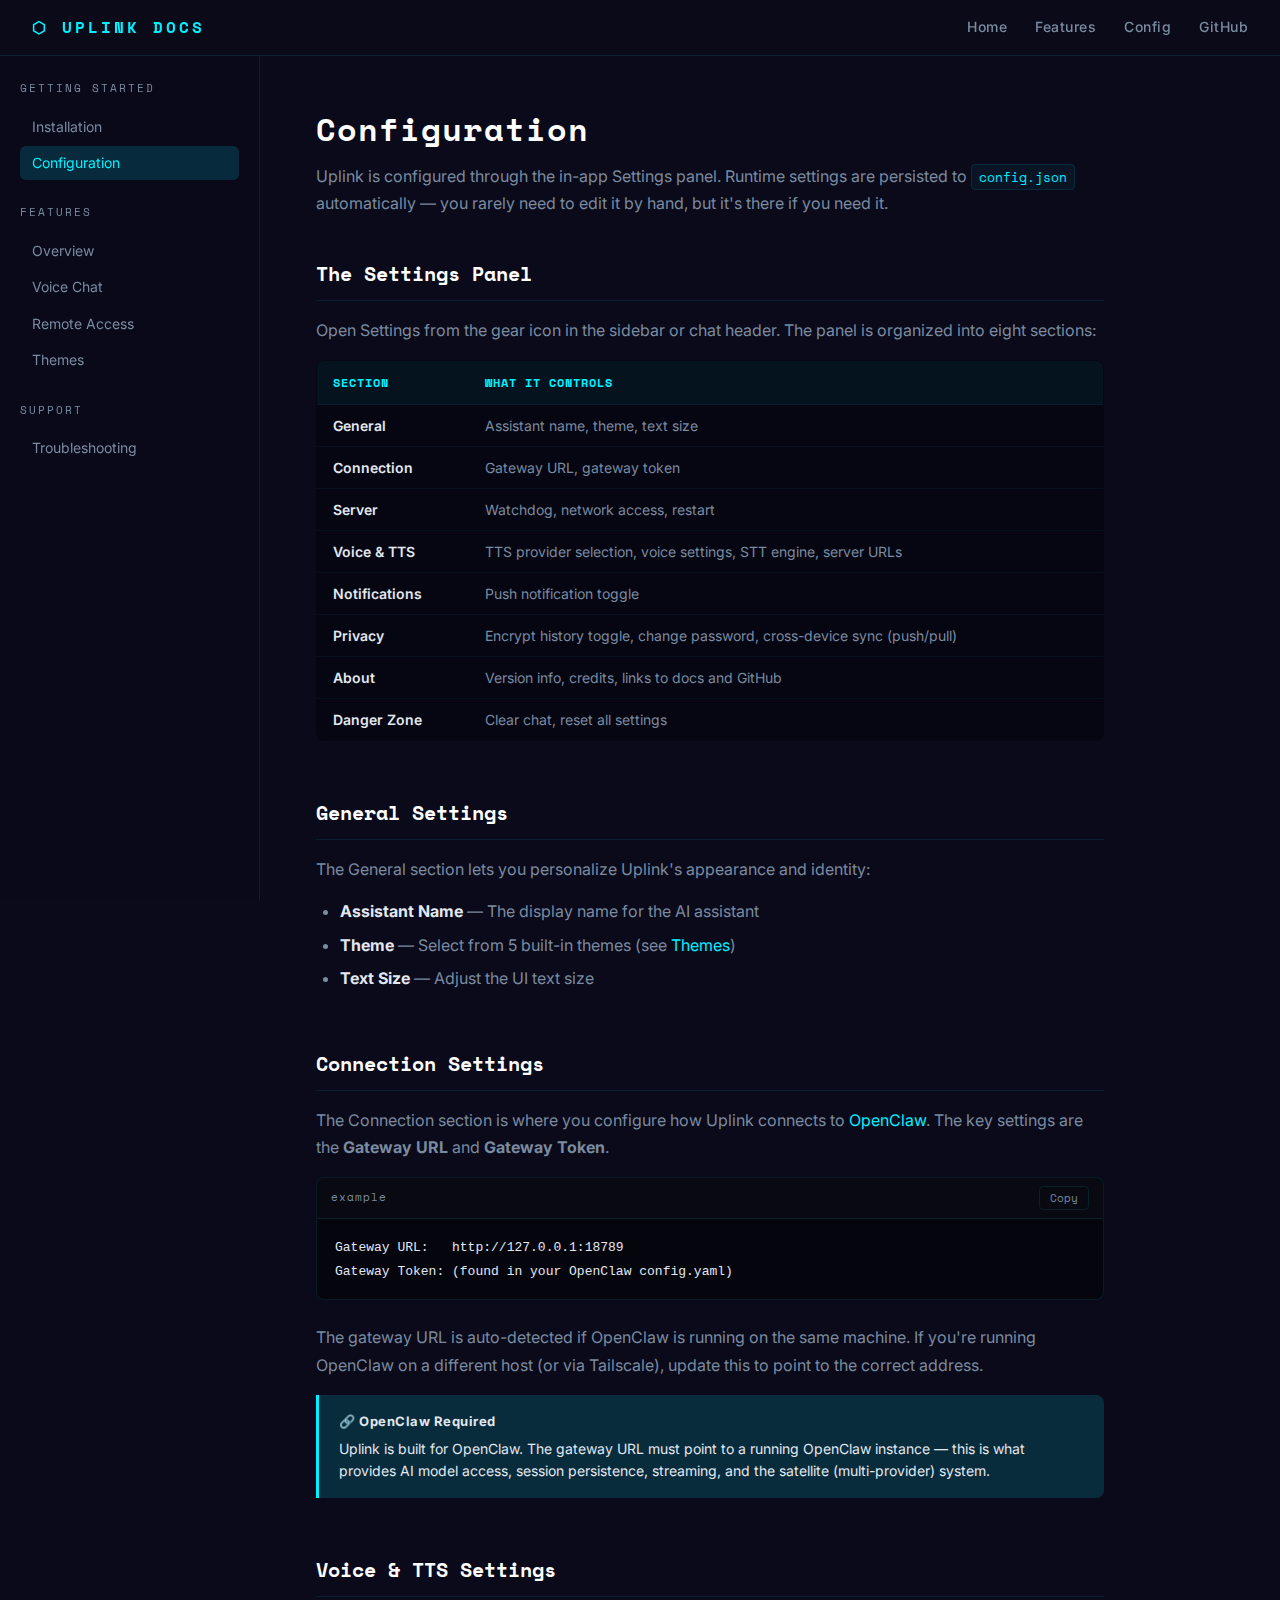
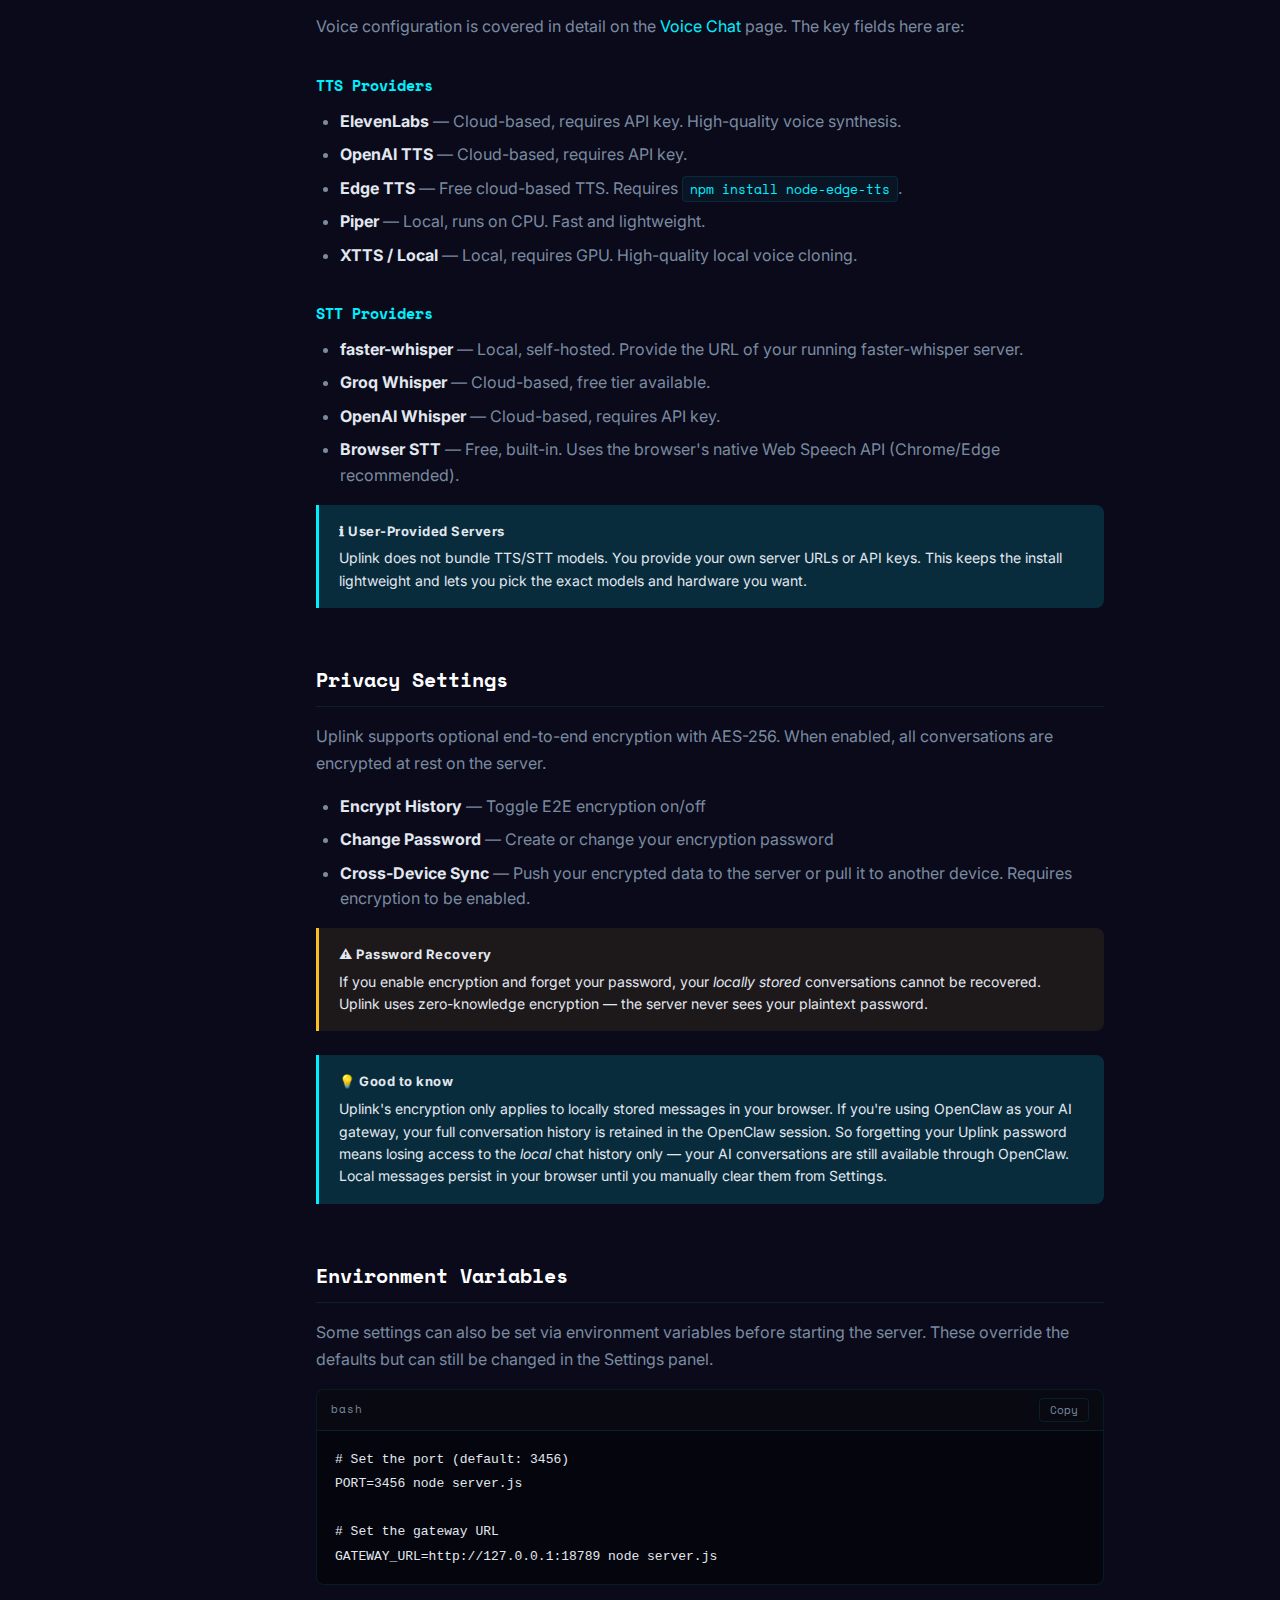
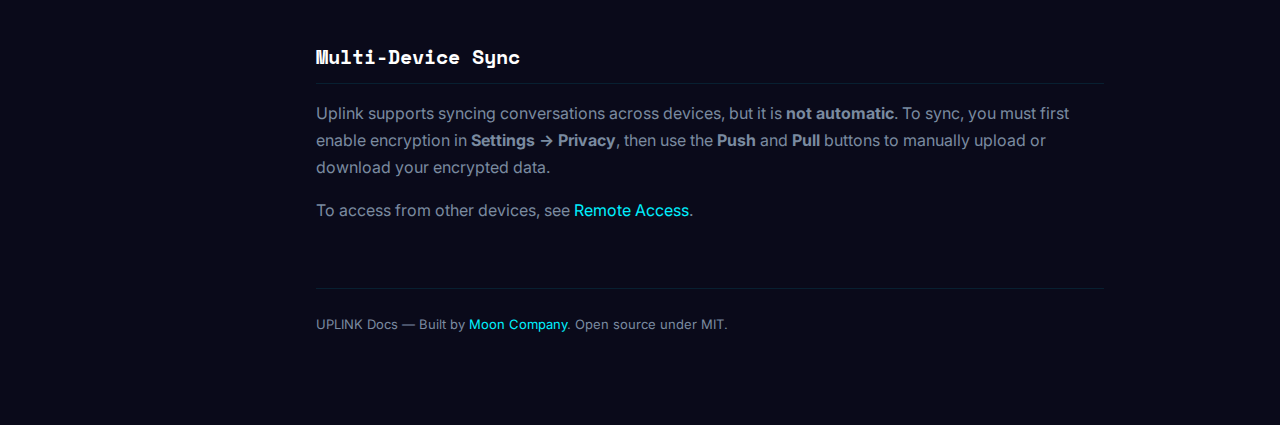
<file: configuration.html>
<!DOCTYPE html>
<html lang="en">
<head>
  <meta charset="UTF-8">
  <meta name="viewport" content="width=device-width, initial-scale=1.0">
  <title>Configuration — UPLINK Docs</title>
  <link rel="preconnect" href="https://fonts.googleapis.com">
  <link href="https://fonts.googleapis.com/css2?family=Space+Mono:wght@400;700&family=Inter:wght@400;500;600&display=swap" rel="stylesheet">
  <link rel="stylesheet" href="css/docs.css">
</head>
<body>
  <header class="topbar">
    <a href="/" class="logo">⬡ UPLINK DOCS</a>
    <nav class="topnav">
      <a href="/">Home</a>
      <a href="features.html">Features</a>
      <a href="configuration.html">Config</a>
      <a href="https://github.com/mooncompany/uplink" target="_blank">GitHub</a>
    </nav>
    <button class="hamburger" id="hamburger" aria-label="Menu">
      <span></span><span></span><span></span>
    </button>
  </header>

  <div class="docs-layout">
    <aside class="sidebar">
      <div class="sidebar-section">
        <div class="sidebar-title">Getting Started</div>
        <a href="getting-started.html">Installation</a>
        <a href="configuration.html" class="active">Configuration</a>
      </div>
      <div class="sidebar-section">
        <div class="sidebar-title">Features</div>
        <a href="features.html">Overview</a>
        <a href="voice-chat.html">Voice Chat</a>
        <a href="remote-access.html">Remote Access</a>
        <a href="themes.html">Themes</a>
      </div>
      <div class="sidebar-section">
        <div class="sidebar-title">Support</div>
        <a href="troubleshooting.html">Troubleshooting</a>
      </div>
    </aside>

    <main class="docs-content">
      <h1>Configuration</h1>
      <p class="subtitle">Uplink is configured through the in-app Settings panel. Runtime settings are persisted to <code>config.json</code> automatically — you rarely need to edit it by hand, but it's there if you need it.</p>

      <h2>The Settings Panel</h2>
      <p>Open Settings from the gear icon in the sidebar or chat header. The panel is organized into eight sections:</p>

      <div class="table-wrap">
        <table>
          <thead>
            <tr><th>Section</th><th>What It Controls</th></tr>
          </thead>
          <tbody>
            <tr><td><strong>General</strong></td><td>Assistant name, theme, text size</td></tr>
            <tr><td><strong>Connection</strong></td><td>Gateway URL, gateway token</td></tr>
            <tr><td><strong>Server</strong></td><td>Watchdog, network access, restart</td></tr>
            <tr><td><strong>Voice &amp; TTS</strong></td><td>TTS provider selection, voice settings, STT engine, server URLs</td></tr>
            <tr><td><strong>Notifications</strong></td><td>Push notification toggle</td></tr>
            <tr><td><strong>Privacy</strong></td><td>Encrypt history toggle, change password, cross-device sync (push/pull)</td></tr>
            <tr><td><strong>About</strong></td><td>Version info, credits, links to docs and GitHub</td></tr>
            <tr><td><strong>Danger Zone</strong></td><td>Clear chat, reset all settings</td></tr>
          </tbody>
        </table>
      </div>

      <h2>General Settings</h2>
      <p>The General section lets you personalize Uplink's appearance and identity:</p>
      <ul>
        <li><strong>Assistant Name</strong> — The display name for the AI assistant</li>
        <li><strong>Theme</strong> — Select from 5 built-in themes (see <a href="themes.html">Themes</a>)</li>
        <li><strong>Text Size</strong> — Adjust the UI text size</li>
      </ul>

      <h2>Connection Settings</h2>
      <p>The Connection section is where you configure how Uplink connects to <a href="https://openclaw.ai" target="_blank">OpenClaw</a>. The key settings are the <strong>Gateway URL</strong> and <strong>Gateway Token</strong>.</p>

      <div class="code-block">
        <div class="code-block-header">
          <span>example</span>
          <button class="copy-btn">Copy</button>
        </div>
        <pre><code>Gateway URL:   http://127.0.0.1:18789
Gateway Token: (found in your OpenClaw config.yaml)</code></pre>
      </div>

      <p>The gateway URL is auto-detected if OpenClaw is running on the same machine. If you're running OpenClaw on a different host (or via Tailscale), update this to point to the correct address.</p>
      
      <div class="callout">
        <strong>🔗 OpenClaw Required</strong>
        Uplink is built for OpenClaw. The gateway URL must point to a running OpenClaw instance — this is what provides AI model access, session persistence, streaming, and the satellite (multi-provider) system.
      </div>

      <h2>Voice &amp; TTS Settings</h2>
      <p>Voice configuration is covered in detail on the <a href="voice-chat.html">Voice Chat</a> page. The key fields here are:</p>

      <h3>TTS Providers</h3>
      <ul>
        <li><strong>ElevenLabs</strong> — Cloud-based, requires API key. High-quality voice synthesis.</li>
        <li><strong>OpenAI TTS</strong> — Cloud-based, requires API key.</li>
        <li><strong>Edge TTS</strong> — Free cloud-based TTS. Requires <code>npm install node-edge-tts</code>.</li>
        <li><strong>Piper</strong> — Local, runs on CPU. Fast and lightweight.</li>
        <li><strong>XTTS / Local</strong> — Local, requires GPU. High-quality local voice cloning.</li>
      </ul>

      <h3>STT Providers</h3>
      <ul>
        <li><strong>faster-whisper</strong> — Local, self-hosted. Provide the URL of your running faster-whisper server.</li>
        <li><strong>Groq Whisper</strong> — Cloud-based, free tier available.</li>
        <li><strong>OpenAI Whisper</strong> — Cloud-based, requires API key.</li>
        <li><strong>Browser STT</strong> — Free, built-in. Uses the browser's native Web Speech API (Chrome/Edge recommended).</li>
      </ul>

      <div class="callout">
        <strong>ℹ User-Provided Servers</strong>
        Uplink does not bundle TTS/STT models. You provide your own server URLs or API keys. This keeps the install lightweight and lets you pick the exact models and hardware you want.
      </div>

      <h2>Privacy Settings</h2>
      <p>Uplink supports optional end-to-end encryption with AES-256. When enabled, all conversations are encrypted at rest on the server.</p>
      <ul>
        <li><strong>Encrypt History</strong> — Toggle E2E encryption on/off</li>
        <li><strong>Change Password</strong> — Create or change your encryption password</li>
        <li><strong>Cross-Device Sync</strong> — Push your encrypted data to the server or pull it to another device. Requires encryption to be enabled.</li>
      </ul>

      <div class="callout warning">
        <strong>⚠ Password Recovery</strong>
        If you enable encryption and forget your password, your <em>locally stored</em> conversations cannot be recovered. Uplink uses zero-knowledge encryption — the server never sees your plaintext password.
      </div>

      <div class="callout">
        <strong>💡 Good to know</strong>
        Uplink's encryption only applies to locally stored messages in your browser. If you're using OpenClaw as your AI gateway, your full conversation history is retained in the OpenClaw session. So forgetting your Uplink password means losing access to the <em>local</em> chat history only — your AI conversations are still available through OpenClaw. Local messages persist in your browser until you manually clear them from Settings.
      </div>

      <h2>Environment Variables</h2>
      <p>Some settings can also be set via environment variables before starting the server. These override the defaults but can still be changed in the Settings panel.</p>

      <div class="code-block">
        <div class="code-block-header">
          <span>bash</span>
          <button class="copy-btn">Copy</button>
        </div>
        <pre><code># Set the port (default: 3456)
PORT=3456 node server.js

# Set the gateway URL
GATEWAY_URL=http://127.0.0.1:18789 node server.js</code></pre>
      </div>

      <h2>Multi-Device Sync</h2>
      <p>Uplink supports syncing conversations across devices, but it is <strong>not automatic</strong>. To sync, you must first enable encryption in <strong>Settings → Privacy</strong>, then use the <strong>Push</strong> and <strong>Pull</strong> buttons to manually upload or download your encrypted data.</p>
      <p>To access from other devices, see <a href="remote-access.html">Remote Access</a>.</p>

      <div class="docs-footer">
        <p>UPLINK Docs — Built by <a href="https://moonco.pro" target="_blank">Moon Company</a>. Open source under MIT.</p>
      </div>
    </main>
  </div>

  <script src="js/docs.js"></script>
</body>
</html>
</file>
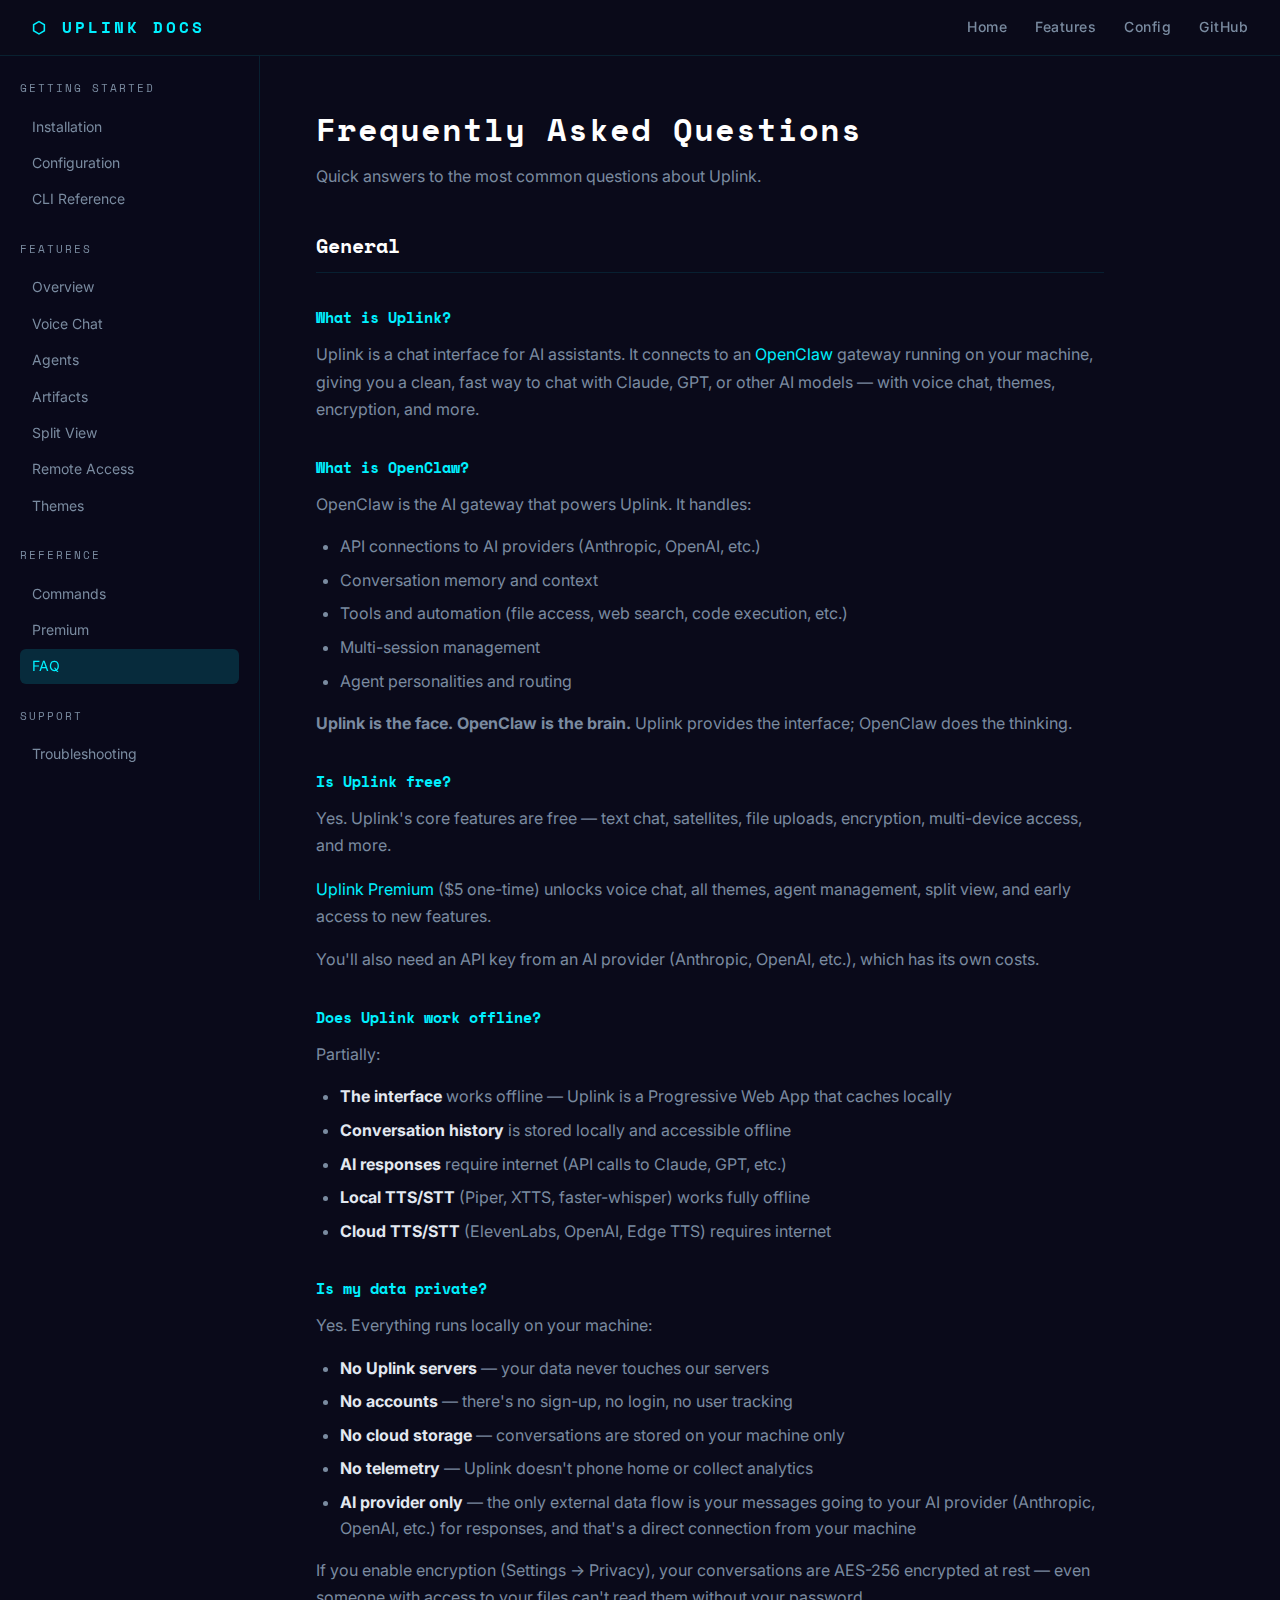
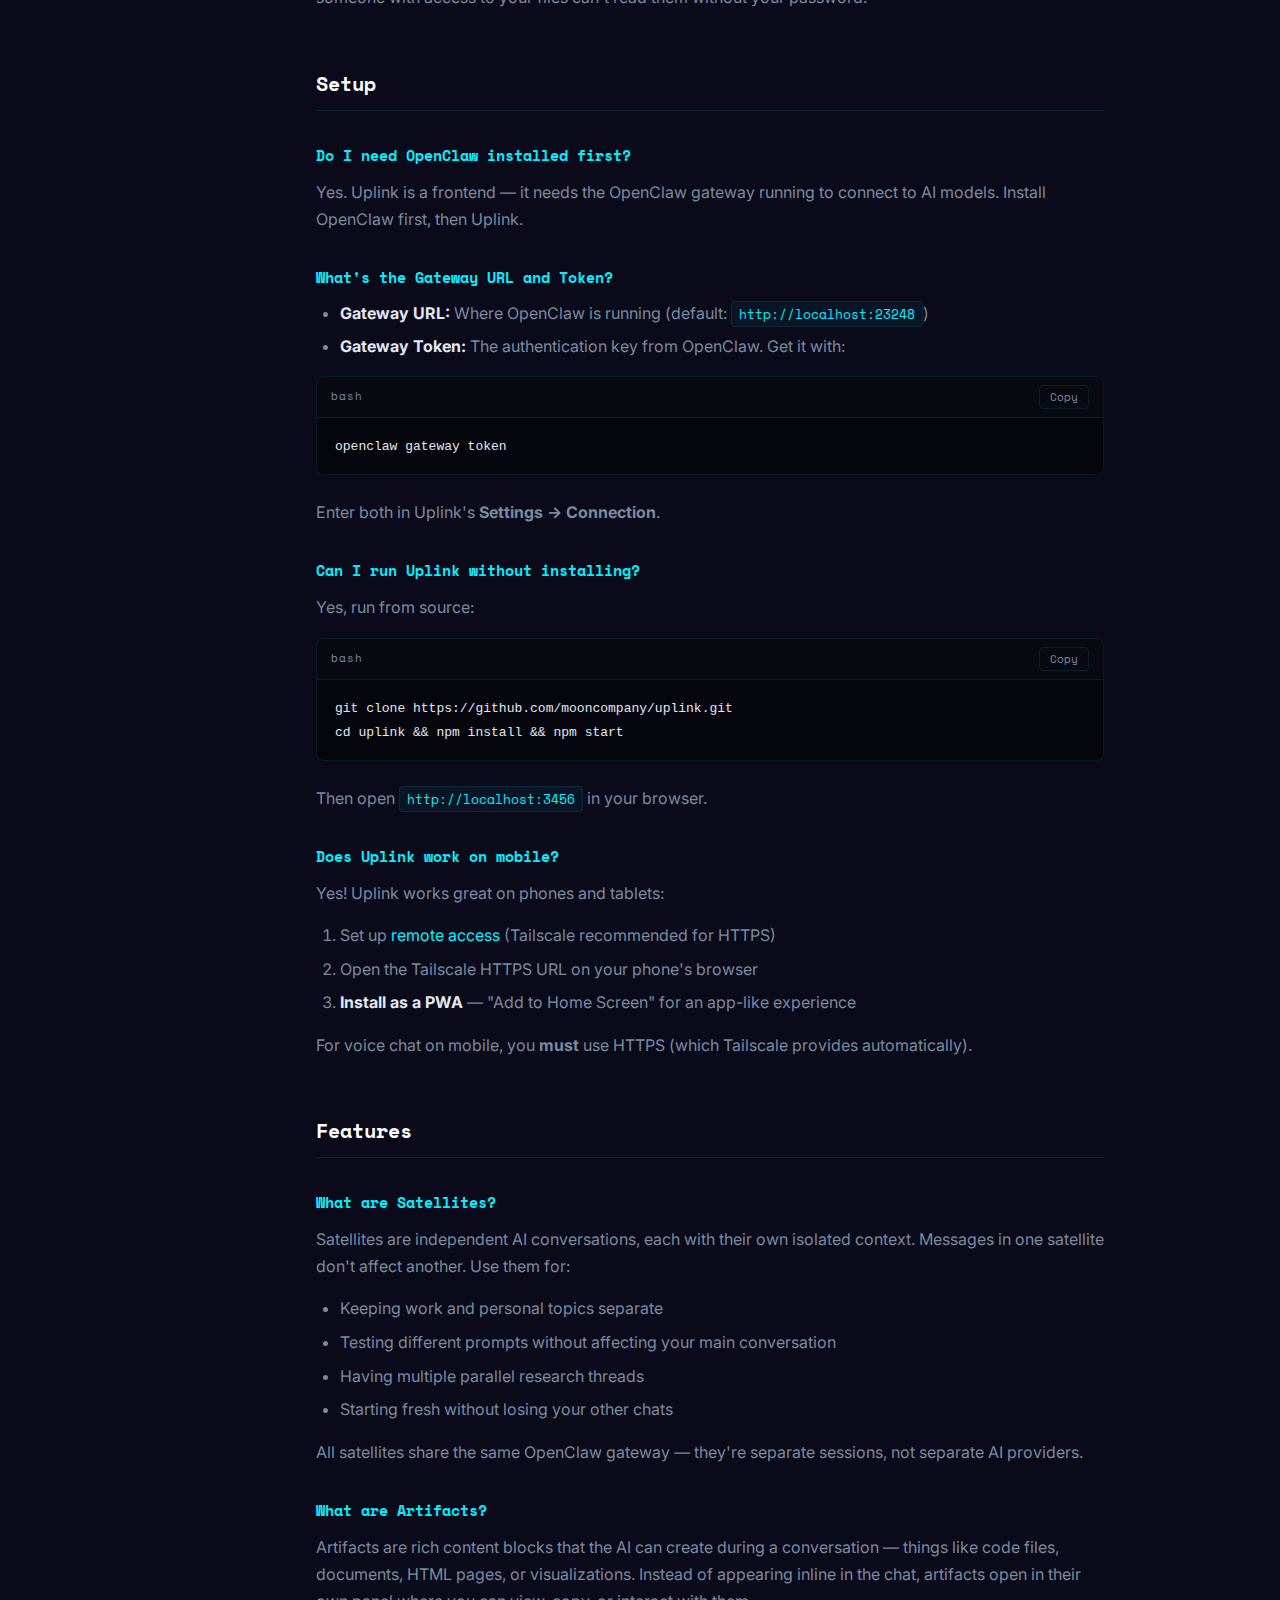
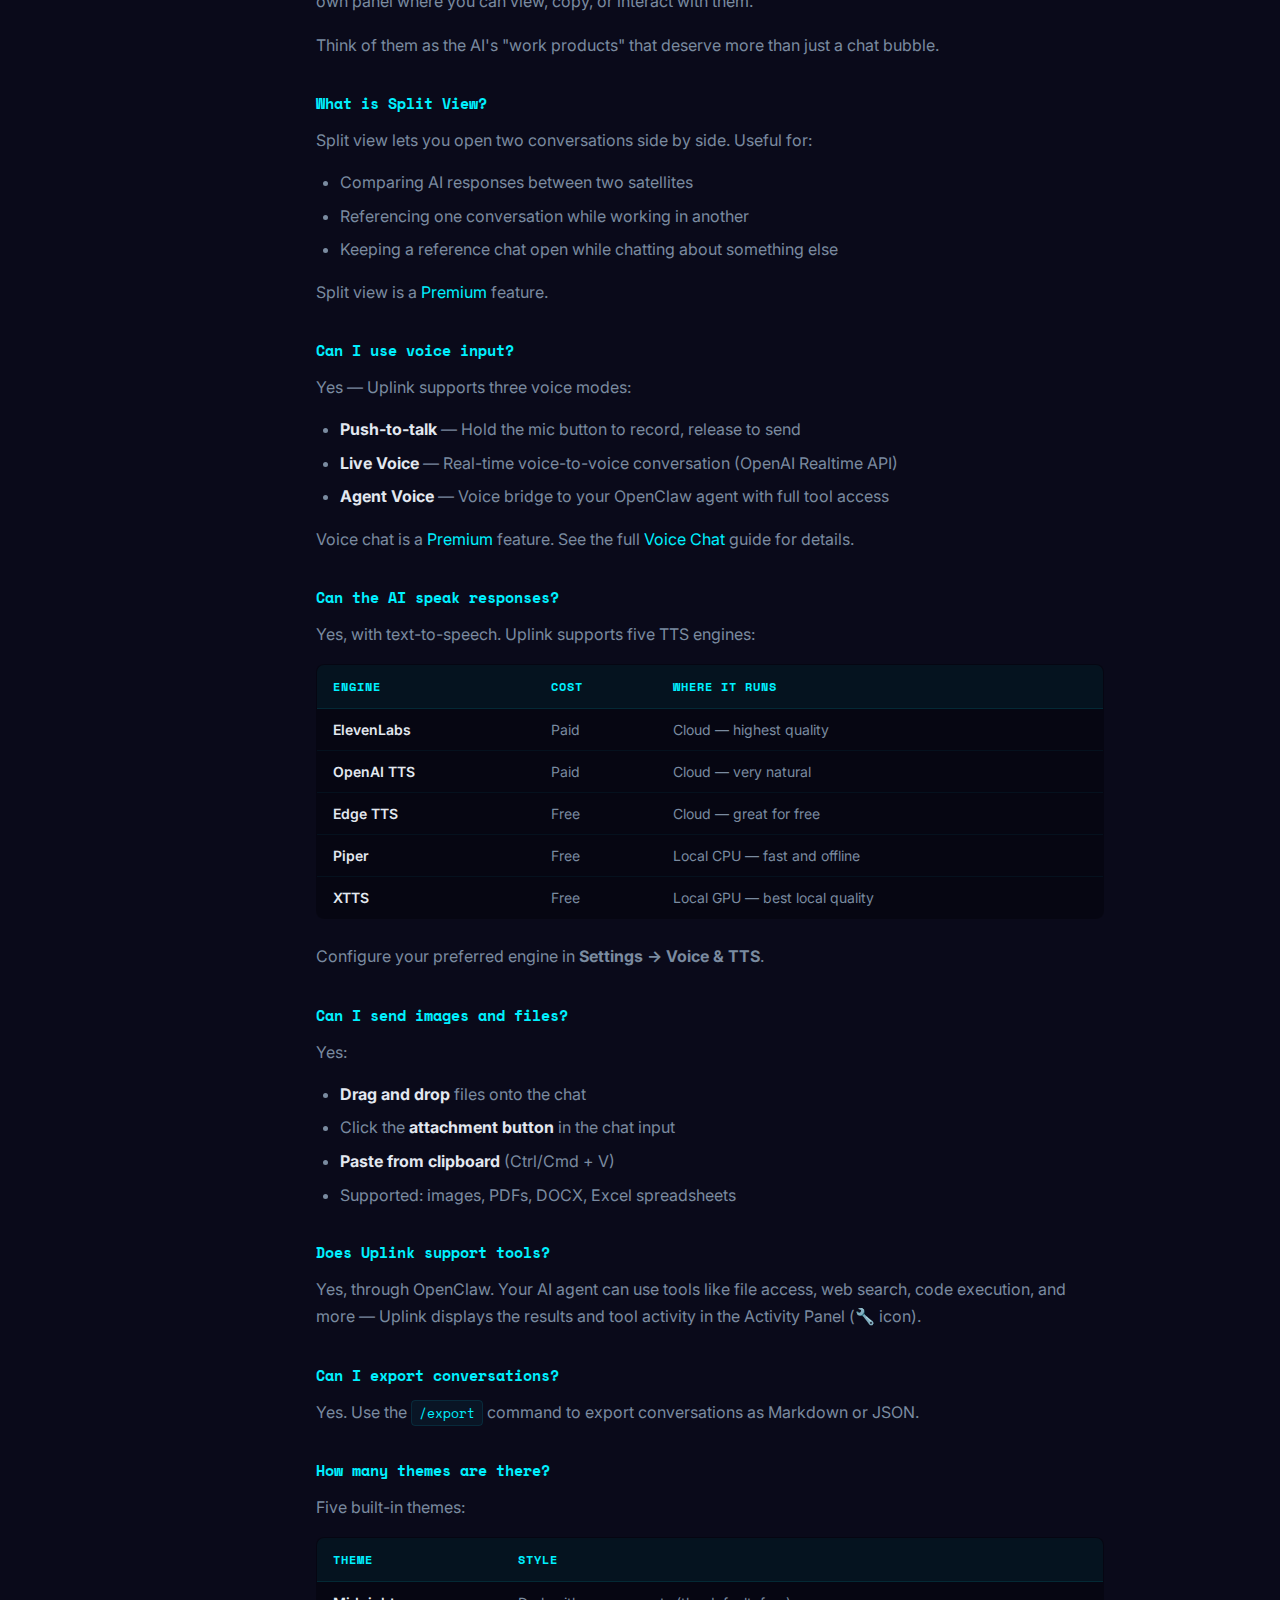
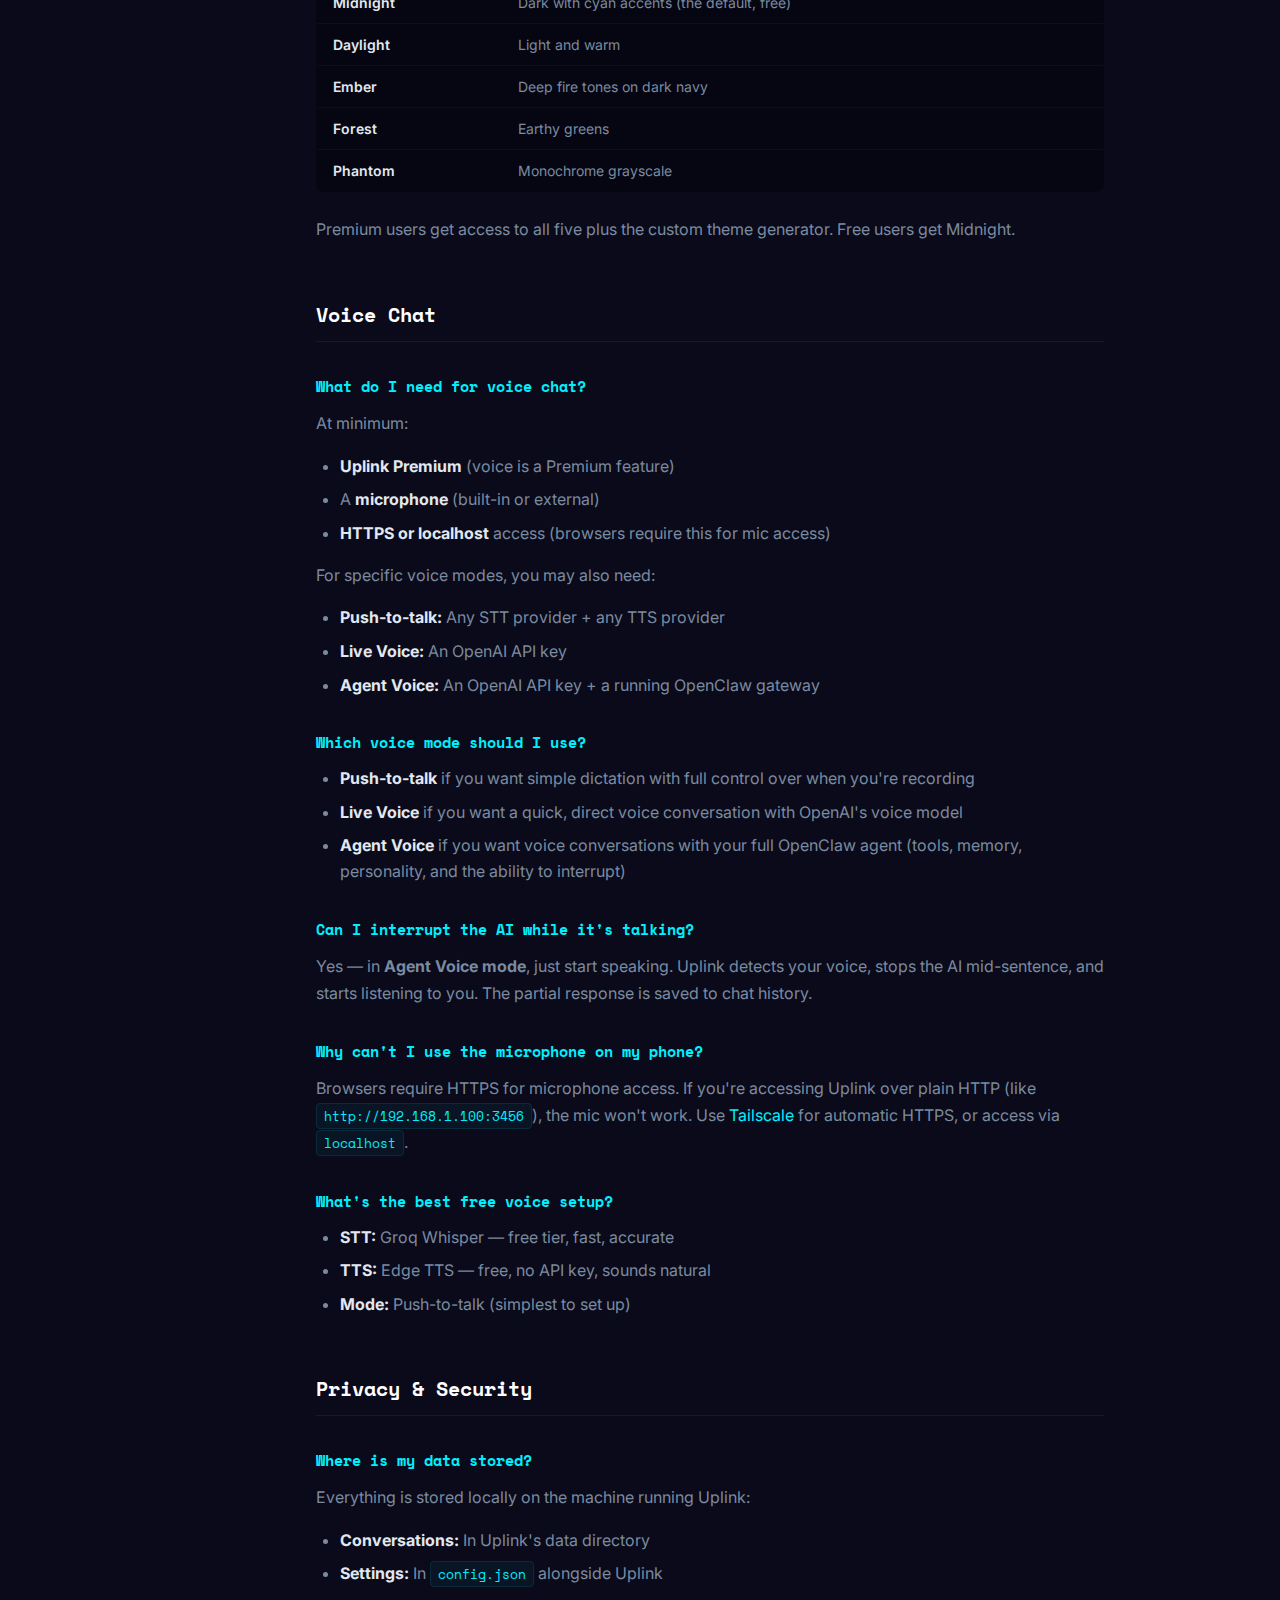
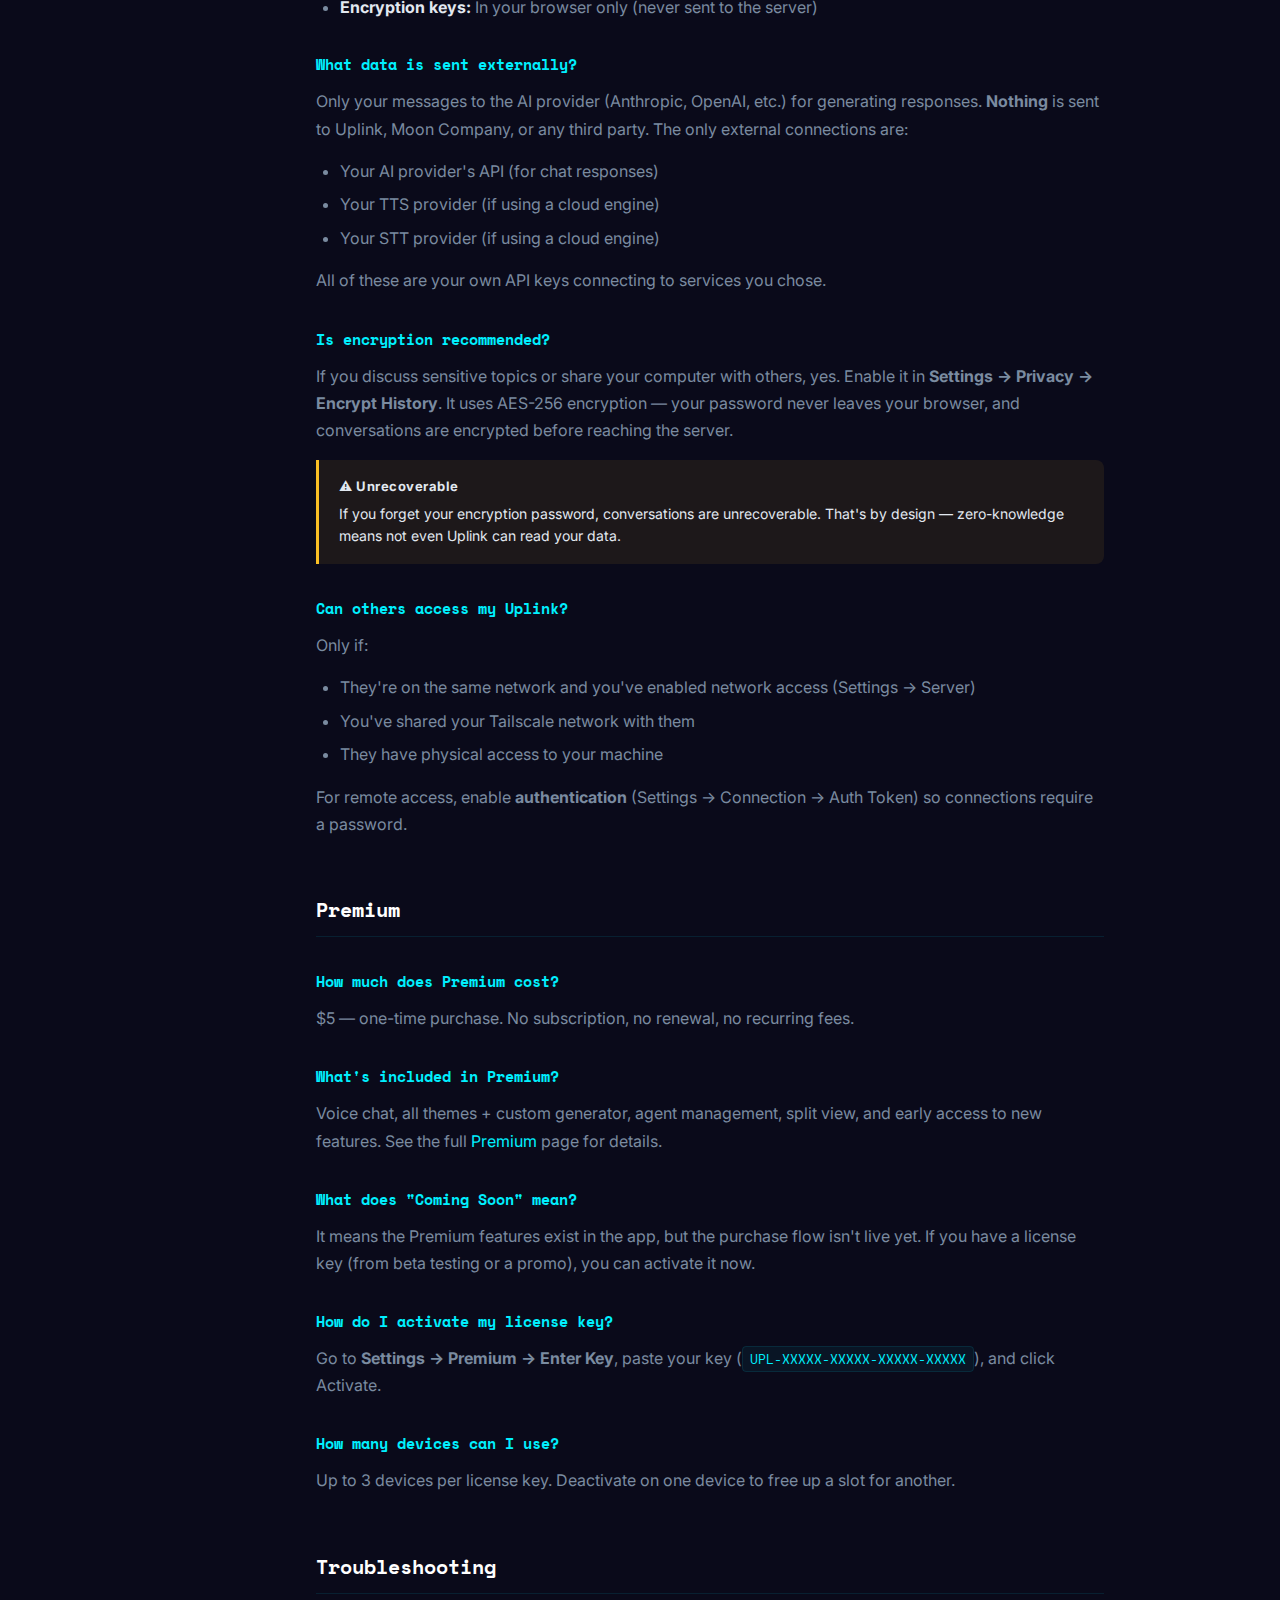
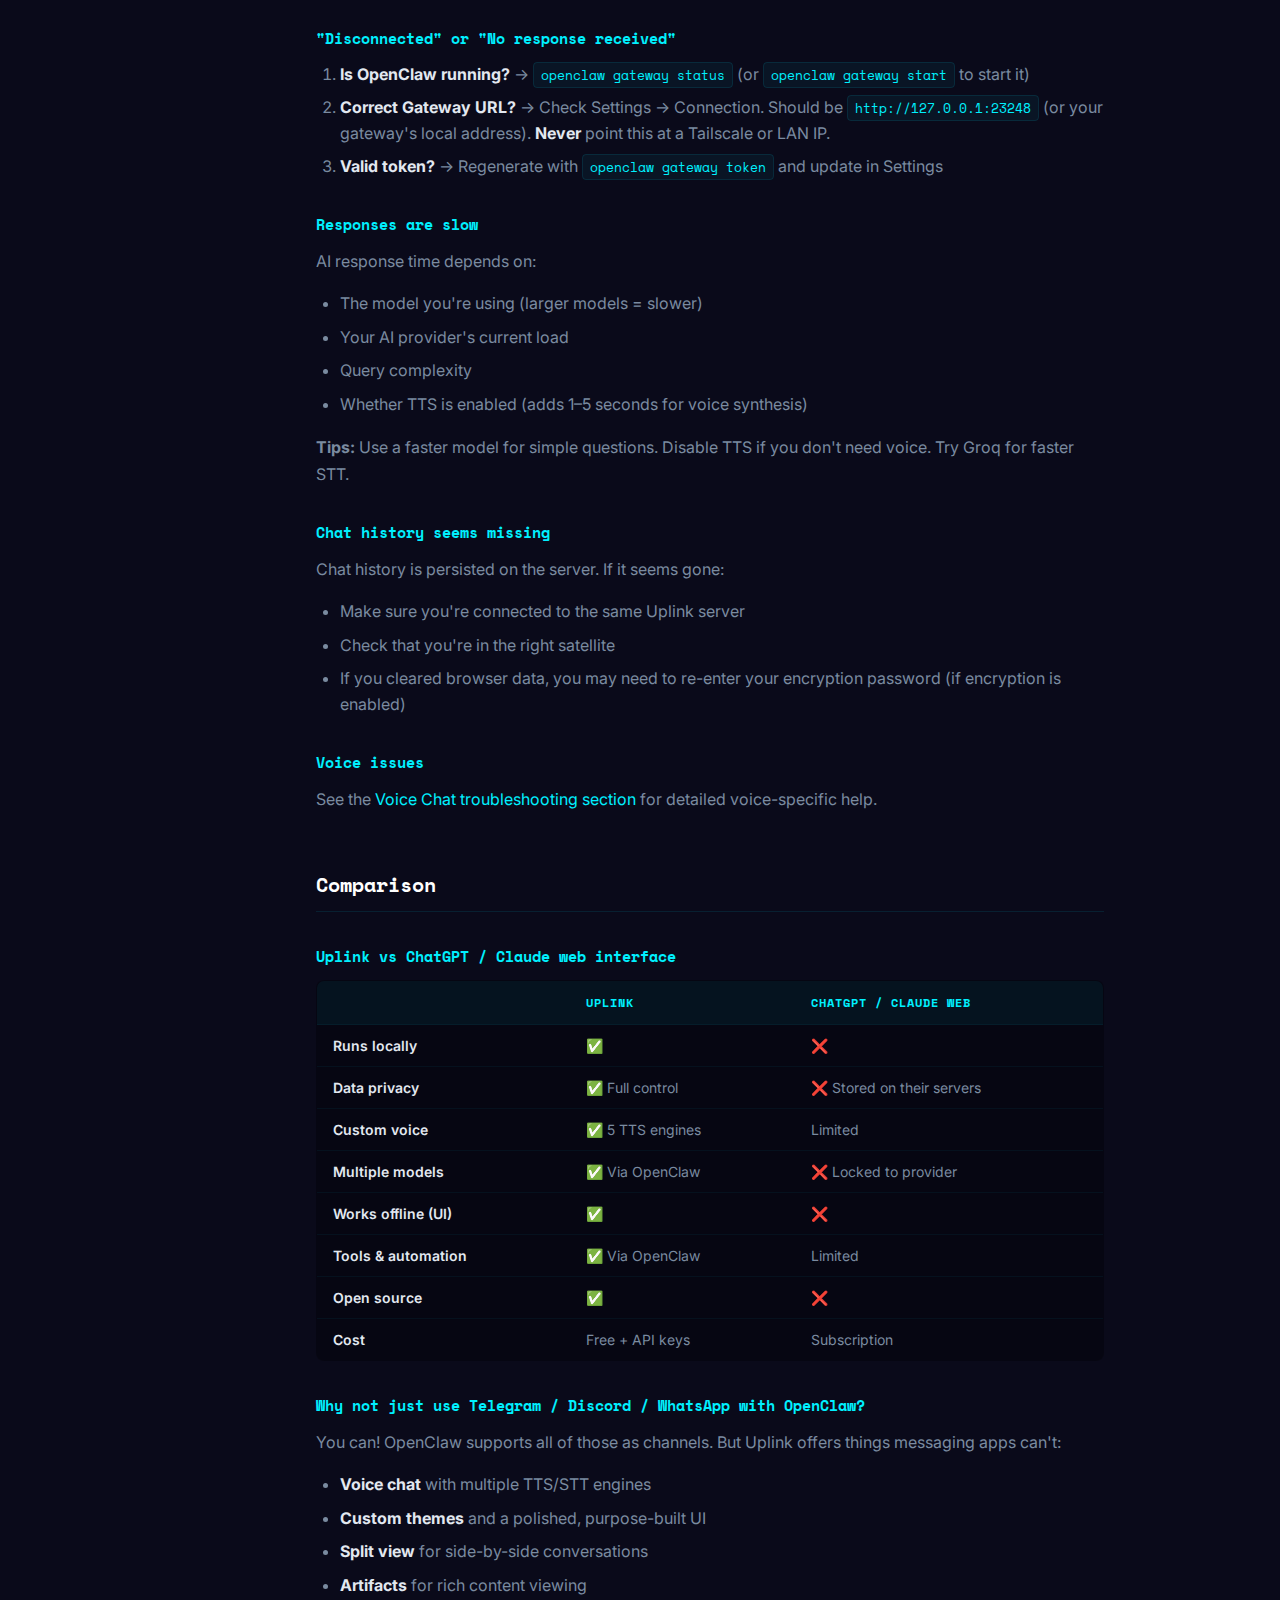
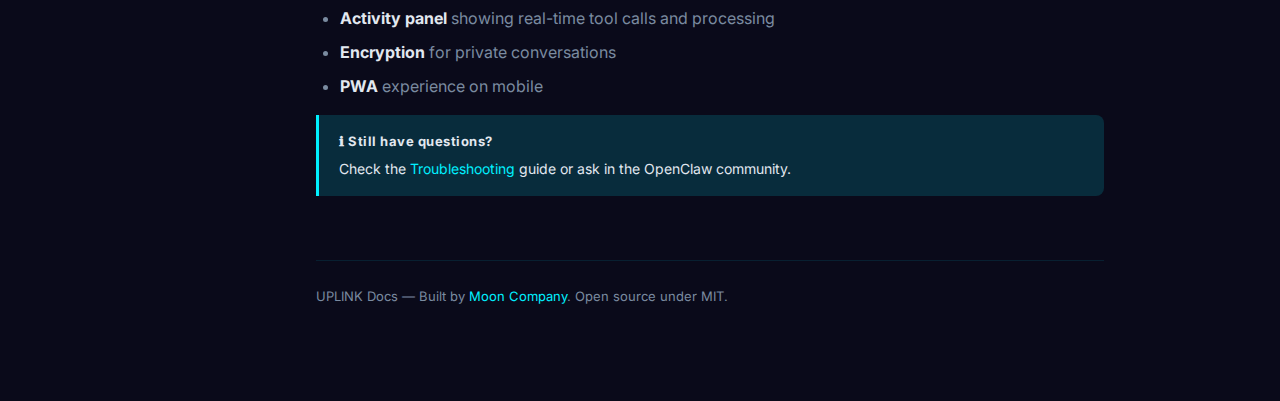
<file: faq.html>
<!DOCTYPE html>
<html lang="en">
<head>
  <meta charset="UTF-8">
  <meta name="viewport" content="width=device-width, initial-scale=1.0">
  <title>FAQ — UPLINK Docs</title>
  <link rel="preconnect" href="https://fonts.googleapis.com">
  <link href="https://fonts.googleapis.com/css2?family=Space+Mono:wght@400;700&family=Inter:wght@400;500;600&display=swap" rel="stylesheet">
  <link rel="stylesheet" href="css/docs.css">
</head>
<body>
  <header class="topbar">
    <a href="/" class="logo">⬡ UPLINK DOCS</a>
    <nav class="topnav">
      <a href="/">Home</a>
      <a href="features.html">Features</a>
      <a href="configuration.html">Config</a>
      <a href="https://github.com/mooncompany/uplink" target="_blank">GitHub</a>
    </nav>
    <button class="hamburger" id="hamburger" aria-label="Menu">
      <span></span><span></span><span></span>
    </button>
  </header>

  <div class="docs-layout">
    <aside class="sidebar">
      <div class="sidebar-section">
        <div class="sidebar-title">Getting Started</div>
        <a href="getting-started.html">Installation</a>
        <a href="configuration.html">Configuration</a>
        <a href="cli.html">CLI Reference</a>
      </div>
      <div class="sidebar-section">
        <div class="sidebar-title">Features</div>
        <a href="features.html">Overview</a>
        <a href="voice-chat.html">Voice Chat</a>
        <a href="agents.html">Agents</a>
        <a href="artifacts.html">Artifacts</a>
        <a href="split-view.html">Split View</a>
        <a href="remote-access.html">Remote Access</a>
        <a href="themes.html">Themes</a>
      </div>
      <div class="sidebar-section">
        <div class="sidebar-title">Reference</div>
        <a href="commands.html">Commands</a>
        <a href="premium.html">Premium</a>
        <a href="faq.html" class="active">FAQ</a>
      </div>
      <div class="sidebar-section">
        <div class="sidebar-title">Support</div>
        <a href="troubleshooting.html">Troubleshooting</a>
      </div>
    </aside>

    <main class="docs-content">
      <h1>Frequently Asked Questions</h1>
      <p class="subtitle">Quick answers to the most common questions about Uplink.</p>

      <h2>General</h2>

      <h3>What is Uplink?</h3>
      <p>Uplink is a chat interface for AI assistants. It connects to an <a href="https://openclaw.ai" target="_blank">OpenClaw</a> gateway running on your machine, giving you a clean, fast way to chat with Claude, GPT, or other AI models — with voice chat, themes, encryption, and more.</p>

      <h3>What is OpenClaw?</h3>
      <p>OpenClaw is the AI gateway that powers Uplink. It handles:</p>
      <ul>
        <li>API connections to AI providers (Anthropic, OpenAI, etc.)</li>
        <li>Conversation memory and context</li>
        <li>Tools and automation (file access, web search, code execution, etc.)</li>
        <li>Multi-session management</li>
        <li>Agent personalities and routing</li>
      </ul>
      <p><strong>Uplink is the face. OpenClaw is the brain.</strong> Uplink provides the interface; OpenClaw does the thinking.</p>

      <h3>Is Uplink free?</h3>
      <p>Yes. Uplink's core features are free — text chat, satellites, file uploads, encryption, multi-device access, and more.</p>
      <p><a href="premium.html">Uplink Premium</a> ($5 one-time) unlocks voice chat, all themes, agent management, split view, and early access to new features.</p>
      <p>You'll also need an API key from an AI provider (Anthropic, OpenAI, etc.), which has its own costs.</p>

      <h3>Does Uplink work offline?</h3>
      <p>Partially:</p>
      <ul>
        <li><strong>The interface</strong> works offline — Uplink is a Progressive Web App that caches locally</li>
        <li><strong>Conversation history</strong> is stored locally and accessible offline</li>
        <li><strong>AI responses</strong> require internet (API calls to Claude, GPT, etc.)</li>
        <li><strong>Local TTS/STT</strong> (Piper, XTTS, faster-whisper) works fully offline</li>
        <li><strong>Cloud TTS/STT</strong> (ElevenLabs, OpenAI, Edge TTS) requires internet</li>
      </ul>

      <h3>Is my data private?</h3>
      <p>Yes. Everything runs locally on your machine:</p>
      <ul>
        <li><strong>No Uplink servers</strong> — your data never touches our servers</li>
        <li><strong>No accounts</strong> — there's no sign-up, no login, no user tracking</li>
        <li><strong>No cloud storage</strong> — conversations are stored on your machine only</li>
        <li><strong>No telemetry</strong> — Uplink doesn't phone home or collect analytics</li>
        <li><strong>AI provider only</strong> — the only external data flow is your messages going to your AI provider (Anthropic, OpenAI, etc.) for responses, and that's a direct connection from your machine</li>
      </ul>
      <p>If you enable encryption (Settings → Privacy), your conversations are AES-256 encrypted at rest — even someone with access to your files can't read them without your password.</p>

      <h2>Setup</h2>

      <h3>Do I need OpenClaw installed first?</h3>
      <p>Yes. Uplink is a frontend — it needs the OpenClaw gateway running to connect to AI models. Install OpenClaw first, then Uplink.</p>

      <h3>What's the Gateway URL and Token?</h3>
      <ul>
        <li><strong>Gateway URL:</strong> Where OpenClaw is running (default: <code>http://localhost:23248</code>)</li>
        <li><strong>Gateway Token:</strong> The authentication key from OpenClaw. Get it with:</li>
      </ul>

      <div class="code-block">
        <div class="code-block-header">
          <span>bash</span>
          <button class="copy-btn">Copy</button>
        </div>
        <pre><code>openclaw gateway token</code></pre>
      </div>

      <p>Enter both in Uplink's <strong>Settings → Connection</strong>.</p>

      <h3>Can I run Uplink without installing?</h3>
      <p>Yes, run from source:</p>

      <div class="code-block">
        <div class="code-block-header">
          <span>bash</span>
          <button class="copy-btn">Copy</button>
        </div>
        <pre><code>git clone https://github.com/mooncompany/uplink.git
cd uplink && npm install && npm start</code></pre>
      </div>

      <p>Then open <code>http://localhost:3456</code> in your browser.</p>

      <h3>Does Uplink work on mobile?</h3>
      <p>Yes! Uplink works great on phones and tablets:</p>
      <ol>
        <li>Set up <a href="remote-access.html">remote access</a> (Tailscale recommended for HTTPS)</li>
        <li>Open the Tailscale HTTPS URL on your phone's browser</li>
        <li><strong>Install as a PWA</strong> — "Add to Home Screen" for an app-like experience</li>
      </ol>
      <p>For voice chat on mobile, you <strong>must</strong> use HTTPS (which Tailscale provides automatically).</p>

      <h2>Features</h2>

      <h3>What are Satellites?</h3>
      <p>Satellites are independent AI conversations, each with their own isolated context. Messages in one satellite don't affect another. Use them for:</p>
      <ul>
        <li>Keeping work and personal topics separate</li>
        <li>Testing different prompts without affecting your main conversation</li>
        <li>Having multiple parallel research threads</li>
        <li>Starting fresh without losing your other chats</li>
      </ul>
      <p>All satellites share the same OpenClaw gateway — they're separate sessions, not separate AI providers.</p>

      <h3>What are Artifacts?</h3>
      <p>Artifacts are rich content blocks that the AI can create during a conversation — things like code files, documents, HTML pages, or visualizations. Instead of appearing inline in the chat, artifacts open in their own panel where you can view, copy, or interact with them.</p>
      <p>Think of them as the AI's "work products" that deserve more than just a chat bubble.</p>

      <h3>What is Split View?</h3>
      <p>Split view lets you open two conversations side by side. Useful for:</p>
      <ul>
        <li>Comparing AI responses between two satellites</li>
        <li>Referencing one conversation while working in another</li>
        <li>Keeping a reference chat open while chatting about something else</li>
      </ul>
      <p>Split view is a <a href="premium.html">Premium</a> feature.</p>

      <h3>Can I use voice input?</h3>
      <p>Yes — Uplink supports three voice modes:</p>
      <ul>
        <li><strong>Push-to-talk</strong> — Hold the mic button to record, release to send</li>
        <li><strong>Live Voice</strong> — Real-time voice-to-voice conversation (OpenAI Realtime API)</li>
        <li><strong>Agent Voice</strong> — Voice bridge to your OpenClaw agent with full tool access</li>
      </ul>
      <p>Voice chat is a <a href="premium.html">Premium</a> feature. See the full <a href="voice-chat.html">Voice Chat</a> guide for details.</p>

      <h3>Can the AI speak responses?</h3>
      <p>Yes, with text-to-speech. Uplink supports five TTS engines:</p>

      <div class="table-wrap">
        <table>
          <thead>
            <tr><th>Engine</th><th>Cost</th><th>Where it runs</th></tr>
          </thead>
          <tbody>
            <tr><td><strong>ElevenLabs</strong></td><td>Paid</td><td>Cloud — highest quality</td></tr>
            <tr><td><strong>OpenAI TTS</strong></td><td>Paid</td><td>Cloud — very natural</td></tr>
            <tr><td><strong>Edge TTS</strong></td><td>Free</td><td>Cloud — great for free</td></tr>
            <tr><td><strong>Piper</strong></td><td>Free</td><td>Local CPU — fast and offline</td></tr>
            <tr><td><strong>XTTS</strong></td><td>Free</td><td>Local GPU — best local quality</td></tr>
          </tbody>
        </table>
      </div>

      <p>Configure your preferred engine in <strong>Settings → Voice &amp; TTS</strong>.</p>

      <h3>Can I send images and files?</h3>
      <p>Yes:</p>
      <ul>
        <li><strong>Drag and drop</strong> files onto the chat</li>
        <li>Click the <strong>attachment button</strong> in the chat input</li>
        <li><strong>Paste from clipboard</strong> (Ctrl/Cmd + V)</li>
        <li>Supported: images, PDFs, DOCX, Excel spreadsheets</li>
      </ul>

      <h3>Does Uplink support tools?</h3>
      <p>Yes, through OpenClaw. Your AI agent can use tools like file access, web search, code execution, and more — Uplink displays the results and tool activity in the Activity Panel (🔧 icon).</p>

      <h3>Can I export conversations?</h3>
      <p>Yes. Use the <code>/export</code> command to export conversations as Markdown or JSON.</p>

      <h3>How many themes are there?</h3>
      <p>Five built-in themes:</p>

      <div class="table-wrap">
        <table>
          <thead>
            <tr><th>Theme</th><th>Style</th></tr>
          </thead>
          <tbody>
            <tr><td><strong>Midnight</strong></td><td>Dark with cyan accents (the default, free)</td></tr>
            <tr><td><strong>Daylight</strong></td><td>Light and warm</td></tr>
            <tr><td><strong>Ember</strong></td><td>Deep fire tones on dark navy</td></tr>
            <tr><td><strong>Forest</strong></td><td>Earthy greens</td></tr>
            <tr><td><strong>Phantom</strong></td><td>Monochrome grayscale</td></tr>
          </tbody>
        </table>
      </div>

      <p>Premium users get access to all five plus the custom theme generator. Free users get Midnight.</p>

      <h2>Voice Chat</h2>

      <h3>What do I need for voice chat?</h3>
      <p>At minimum:</p>
      <ul>
        <li><strong>Uplink Premium</strong> (voice is a Premium feature)</li>
        <li>A <strong>microphone</strong> (built-in or external)</li>
        <li><strong>HTTPS or localhost</strong> access (browsers require this for mic access)</li>
      </ul>
      <p>For specific voice modes, you may also need:</p>
      <ul>
        <li><strong>Push-to-talk:</strong> Any STT provider + any TTS provider</li>
        <li><strong>Live Voice:</strong> An OpenAI API key</li>
        <li><strong>Agent Voice:</strong> An OpenAI API key + a running OpenClaw gateway</li>
      </ul>

      <h3>Which voice mode should I use?</h3>
      <ul>
        <li><strong>Push-to-talk</strong> if you want simple dictation with full control over when you're recording</li>
        <li><strong>Live Voice</strong> if you want a quick, direct voice conversation with OpenAI's voice model</li>
        <li><strong>Agent Voice</strong> if you want voice conversations with your full OpenClaw agent (tools, memory, personality, and the ability to interrupt)</li>
      </ul>

      <h3>Can I interrupt the AI while it's talking?</h3>
      <p>Yes — in <strong>Agent Voice mode</strong>, just start speaking. Uplink detects your voice, stops the AI mid-sentence, and starts listening to you. The partial response is saved to chat history.</p>

      <h3>Why can't I use the microphone on my phone?</h3>
      <p>Browsers require HTTPS for microphone access. If you're accessing Uplink over plain HTTP (like <code>http://192.168.1.100:3456</code>), the mic won't work. Use <a href="remote-access.html">Tailscale</a> for automatic HTTPS, or access via <code>localhost</code>.</p>

      <h3>What's the best free voice setup?</h3>
      <ul>
        <li><strong>STT:</strong> Groq Whisper — free tier, fast, accurate</li>
        <li><strong>TTS:</strong> Edge TTS — free, no API key, sounds natural</li>
        <li><strong>Mode:</strong> Push-to-talk (simplest to set up)</li>
      </ul>

      <h2>Privacy &amp; Security</h2>

      <h3>Where is my data stored?</h3>
      <p>Everything is stored locally on the machine running Uplink:</p>
      <ul>
        <li><strong>Conversations:</strong> In Uplink's data directory</li>
        <li><strong>Settings:</strong> In <code>config.json</code> alongside Uplink</li>
        <li><strong>Encryption keys:</strong> In your browser only (never sent to the server)</li>
      </ul>

      <h3>What data is sent externally?</h3>
      <p>Only your messages to the AI provider (Anthropic, OpenAI, etc.) for generating responses. <strong>Nothing</strong> is sent to Uplink, Moon Company, or any third party. The only external connections are:</p>
      <ul>
        <li>Your AI provider's API (for chat responses)</li>
        <li>Your TTS provider (if using a cloud engine)</li>
        <li>Your STT provider (if using a cloud engine)</li>
      </ul>
      <p>All of these are your own API keys connecting to services you chose.</p>

      <h3>Is encryption recommended?</h3>
      <p>If you discuss sensitive topics or share your computer with others, yes. Enable it in <strong>Settings → Privacy → Encrypt History</strong>. It uses AES-256 encryption — your password never leaves your browser, and conversations are encrypted before reaching the server.</p>

      <div class="callout warning">
        <strong>⚠ Unrecoverable</strong>
        If you forget your encryption password, conversations are unrecoverable. That's by design — zero-knowledge means not even Uplink can read your data.
      </div>

      <h3>Can others access my Uplink?</h3>
      <p>Only if:</p>
      <ul>
        <li>They're on the same network and you've enabled network access (Settings → Server)</li>
        <li>You've shared your Tailscale network with them</li>
        <li>They have physical access to your machine</li>
      </ul>
      <p>For remote access, enable <strong>authentication</strong> (Settings → Connection → Auth Token) so connections require a password.</p>

      <h2>Premium</h2>

      <h3>How much does Premium cost?</h3>
      <p>$5 — one-time purchase. No subscription, no renewal, no recurring fees.</p>

      <h3>What's included in Premium?</h3>
      <p>Voice chat, all themes + custom generator, agent management, split view, and early access to new features. See the full <a href="premium.html">Premium</a> page for details.</p>

      <h3>What does "Coming Soon" mean?</h3>
      <p>It means the Premium features exist in the app, but the purchase flow isn't live yet. If you have a license key (from beta testing or a promo), you can activate it now.</p>

      <h3>How do I activate my license key?</h3>
      <p>Go to <strong>Settings → Premium → Enter Key</strong>, paste your key (<code>UPL-XXXXX-XXXXX-XXXXX-XXXXX</code>), and click Activate.</p>

      <h3>How many devices can I use?</h3>
      <p>Up to 3 devices per license key. Deactivate on one device to free up a slot for another.</p>

      <h2>Troubleshooting</h2>

      <h3>"Disconnected" or "No response received"</h3>
      <ol>
        <li><strong>Is OpenClaw running?</strong> → <code>openclaw gateway status</code> (or <code>openclaw gateway start</code> to start it)</li>
        <li><strong>Correct Gateway URL?</strong> → Check Settings → Connection. Should be <code>http://127.0.0.1:23248</code> (or your gateway's local address). <strong>Never</strong> point this at a Tailscale or LAN IP.</li>
        <li><strong>Valid token?</strong> → Regenerate with <code>openclaw gateway token</code> and update in Settings</li>
      </ol>

      <h3>Responses are slow</h3>
      <p>AI response time depends on:</p>
      <ul>
        <li>The model you're using (larger models = slower)</li>
        <li>Your AI provider's current load</li>
        <li>Query complexity</li>
        <li>Whether TTS is enabled (adds 1–5 seconds for voice synthesis)</li>
      </ul>
      <p><strong>Tips:</strong> Use a faster model for simple questions. Disable TTS if you don't need voice. Try Groq for faster STT.</p>

      <h3>Chat history seems missing</h3>
      <p>Chat history is persisted on the server. If it seems gone:</p>
      <ul>
        <li>Make sure you're connected to the same Uplink server</li>
        <li>Check that you're in the right satellite</li>
        <li>If you cleared browser data, you may need to re-enter your encryption password (if encryption is enabled)</li>
      </ul>

      <h3>Voice issues</h3>
      <p>See the <a href="voice-chat.html#troubleshooting">Voice Chat troubleshooting section</a> for detailed voice-specific help.</p>

      <h2>Comparison</h2>

      <h3>Uplink vs ChatGPT / Claude web interface</h3>
      <div class="table-wrap">
        <table>
          <thead>
            <tr><th></th><th>Uplink</th><th>ChatGPT / Claude web</th></tr>
          </thead>
          <tbody>
            <tr><td><strong>Runs locally</strong></td><td>✅</td><td>❌</td></tr>
            <tr><td><strong>Data privacy</strong></td><td>✅ Full control</td><td>❌ Stored on their servers</td></tr>
            <tr><td><strong>Custom voice</strong></td><td>✅ 5 TTS engines</td><td>Limited</td></tr>
            <tr><td><strong>Multiple models</strong></td><td>✅ Via OpenClaw</td><td>❌ Locked to provider</td></tr>
            <tr><td><strong>Works offline (UI)</strong></td><td>✅</td><td>❌</td></tr>
            <tr><td><strong>Tools &amp; automation</strong></td><td>✅ Via OpenClaw</td><td>Limited</td></tr>
            <tr><td><strong>Open source</strong></td><td>✅</td><td>❌</td></tr>
            <tr><td><strong>Cost</strong></td><td>Free + API keys</td><td>Subscription</td></tr>
          </tbody>
        </table>
      </div>

      <h3>Why not just use Telegram / Discord / WhatsApp with OpenClaw?</h3>
      <p>You can! OpenClaw supports all of those as channels. But Uplink offers things messaging apps can't:</p>
      <ul>
        <li><strong>Voice chat</strong> with multiple TTS/STT engines</li>
        <li><strong>Custom themes</strong> and a polished, purpose-built UI</li>
        <li><strong>Split view</strong> for side-by-side conversations</li>
        <li><strong>Artifacts</strong> for rich content viewing</li>
        <li><strong>Activity panel</strong> showing real-time tool calls and processing</li>
        <li><strong>Encryption</strong> for private conversations</li>
        <li><strong>PWA</strong> experience on mobile</li>
      </ul>

      <div class="callout">
        <strong>ℹ Still have questions?</strong>
        Check the <a href="troubleshooting.html">Troubleshooting</a> guide or ask in the OpenClaw community.
      </div>

      <div class="docs-footer">
        <p>UPLINK Docs — Built by <a href="https://moonco.pro" target="_blank">Moon Company</a>. Open source under MIT.</p>
      </div>
    </main>
  </div>

  <script src="js/docs.js"></script>
</body>
</html>
</file>
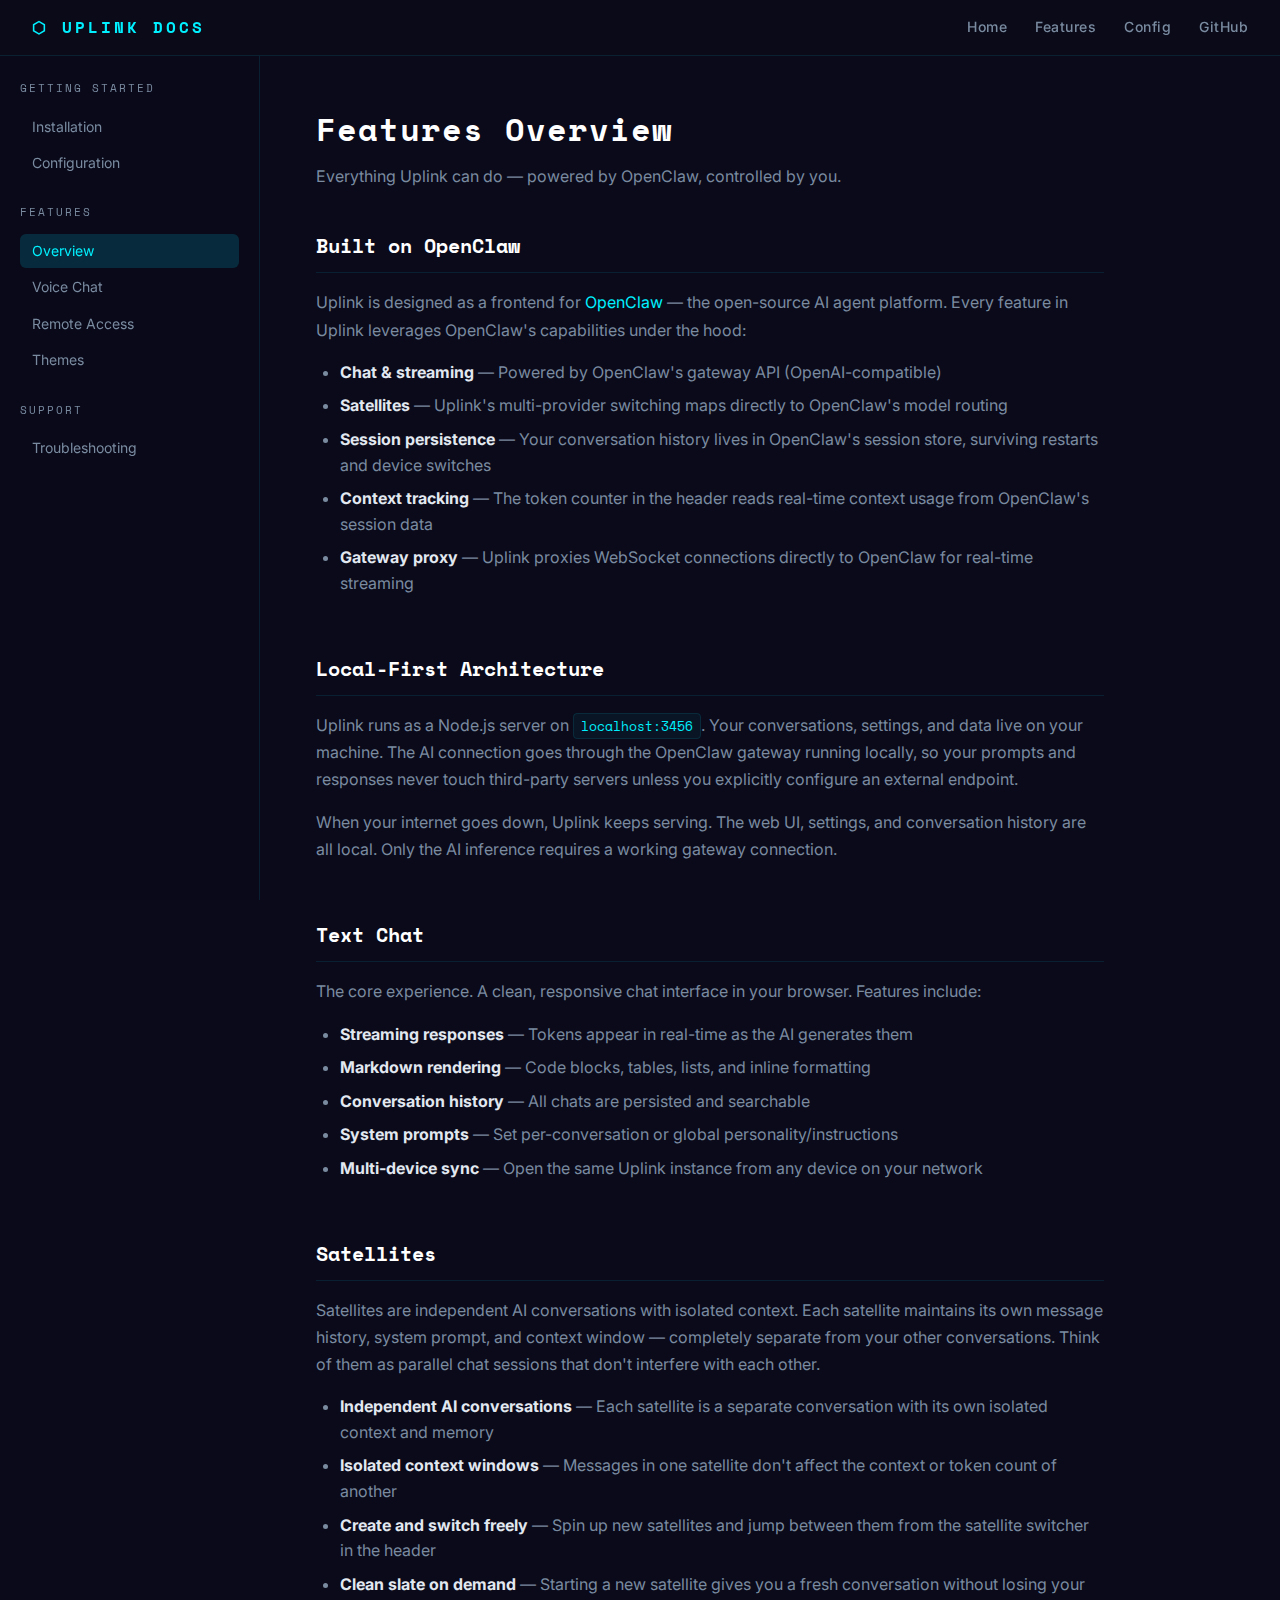
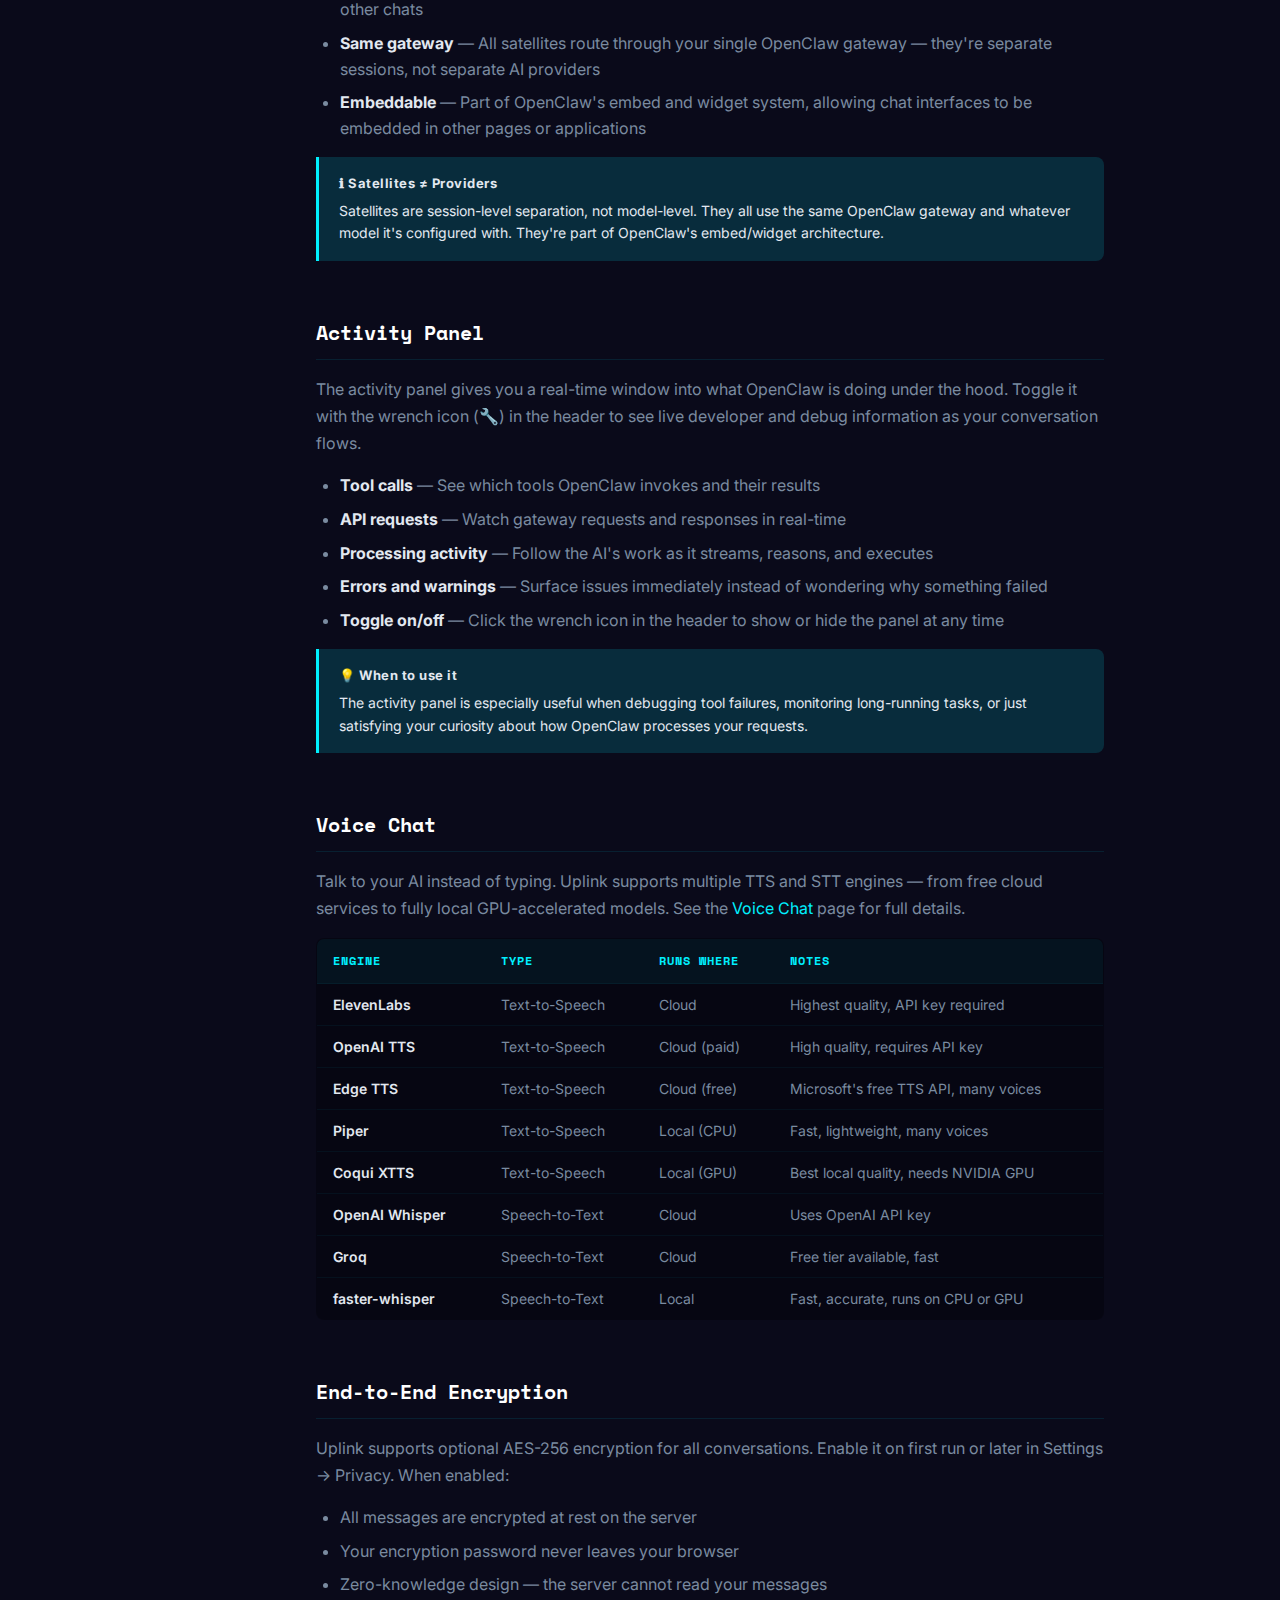
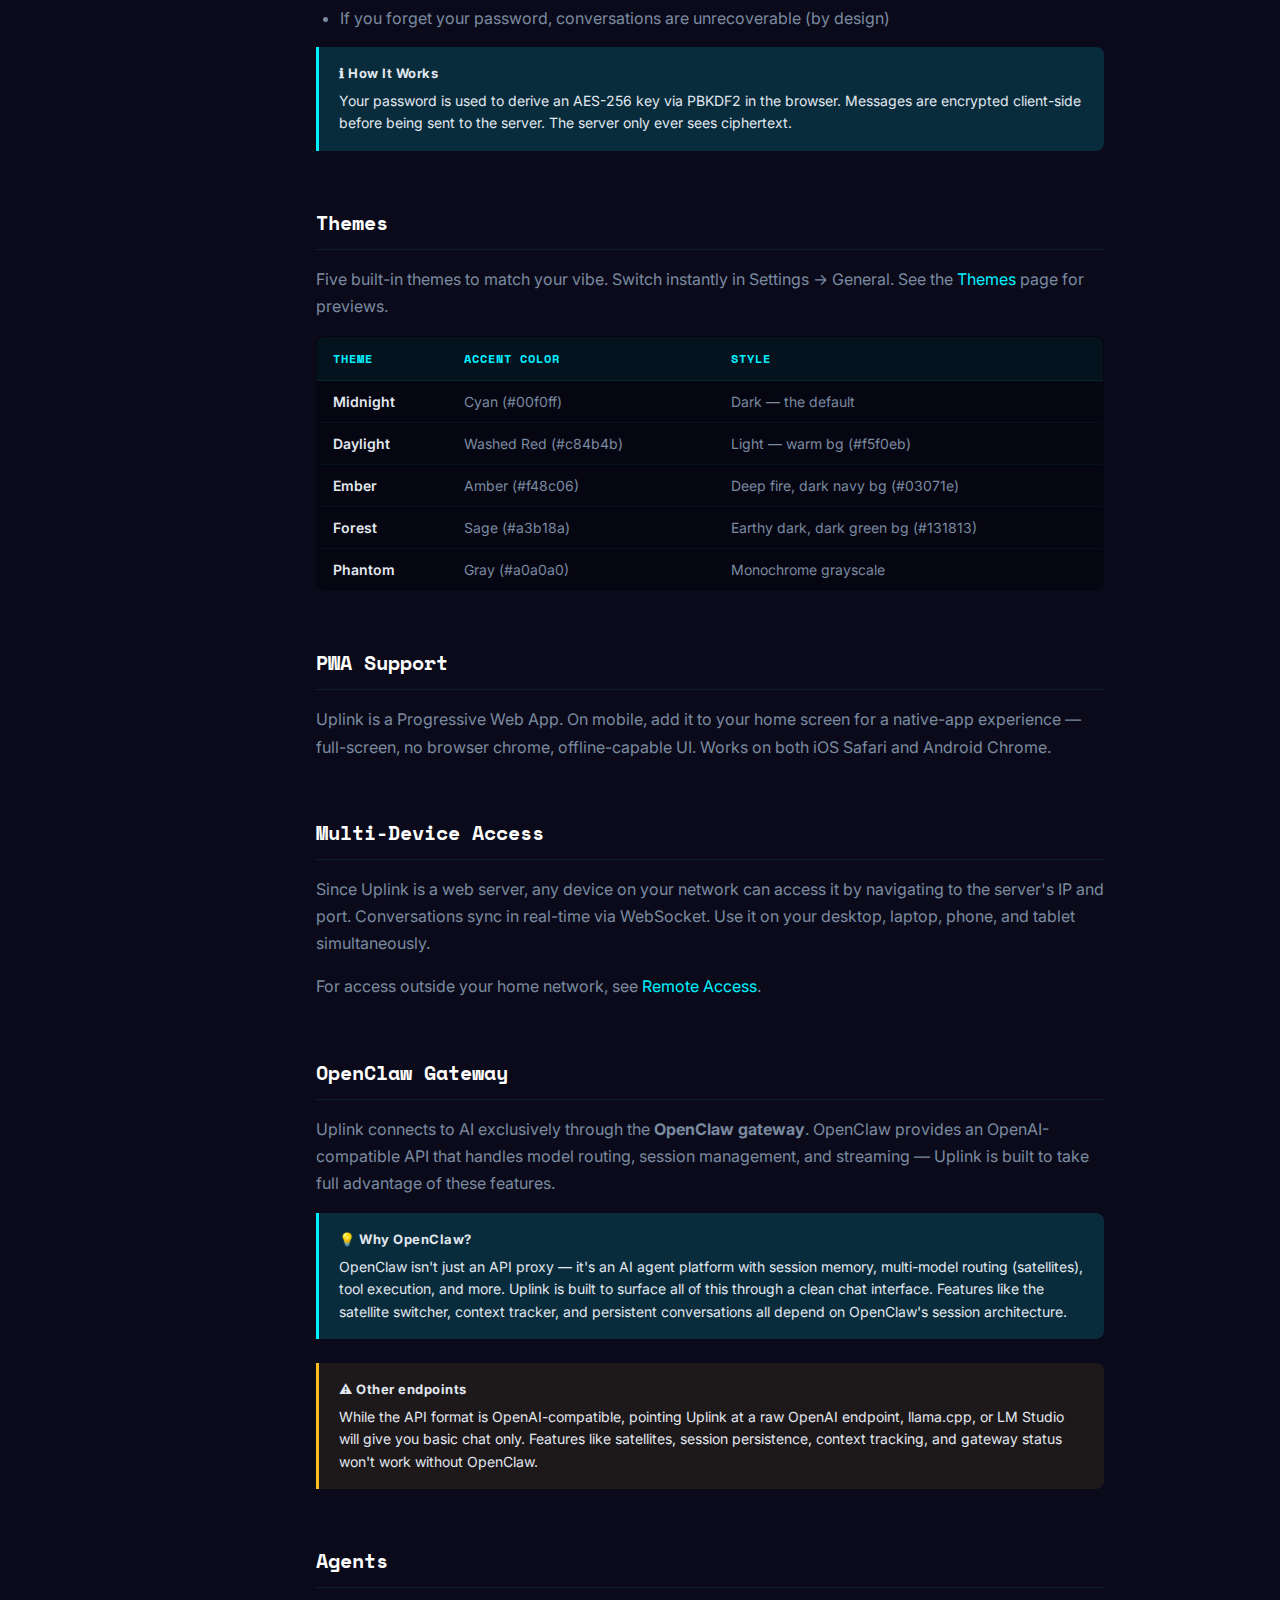
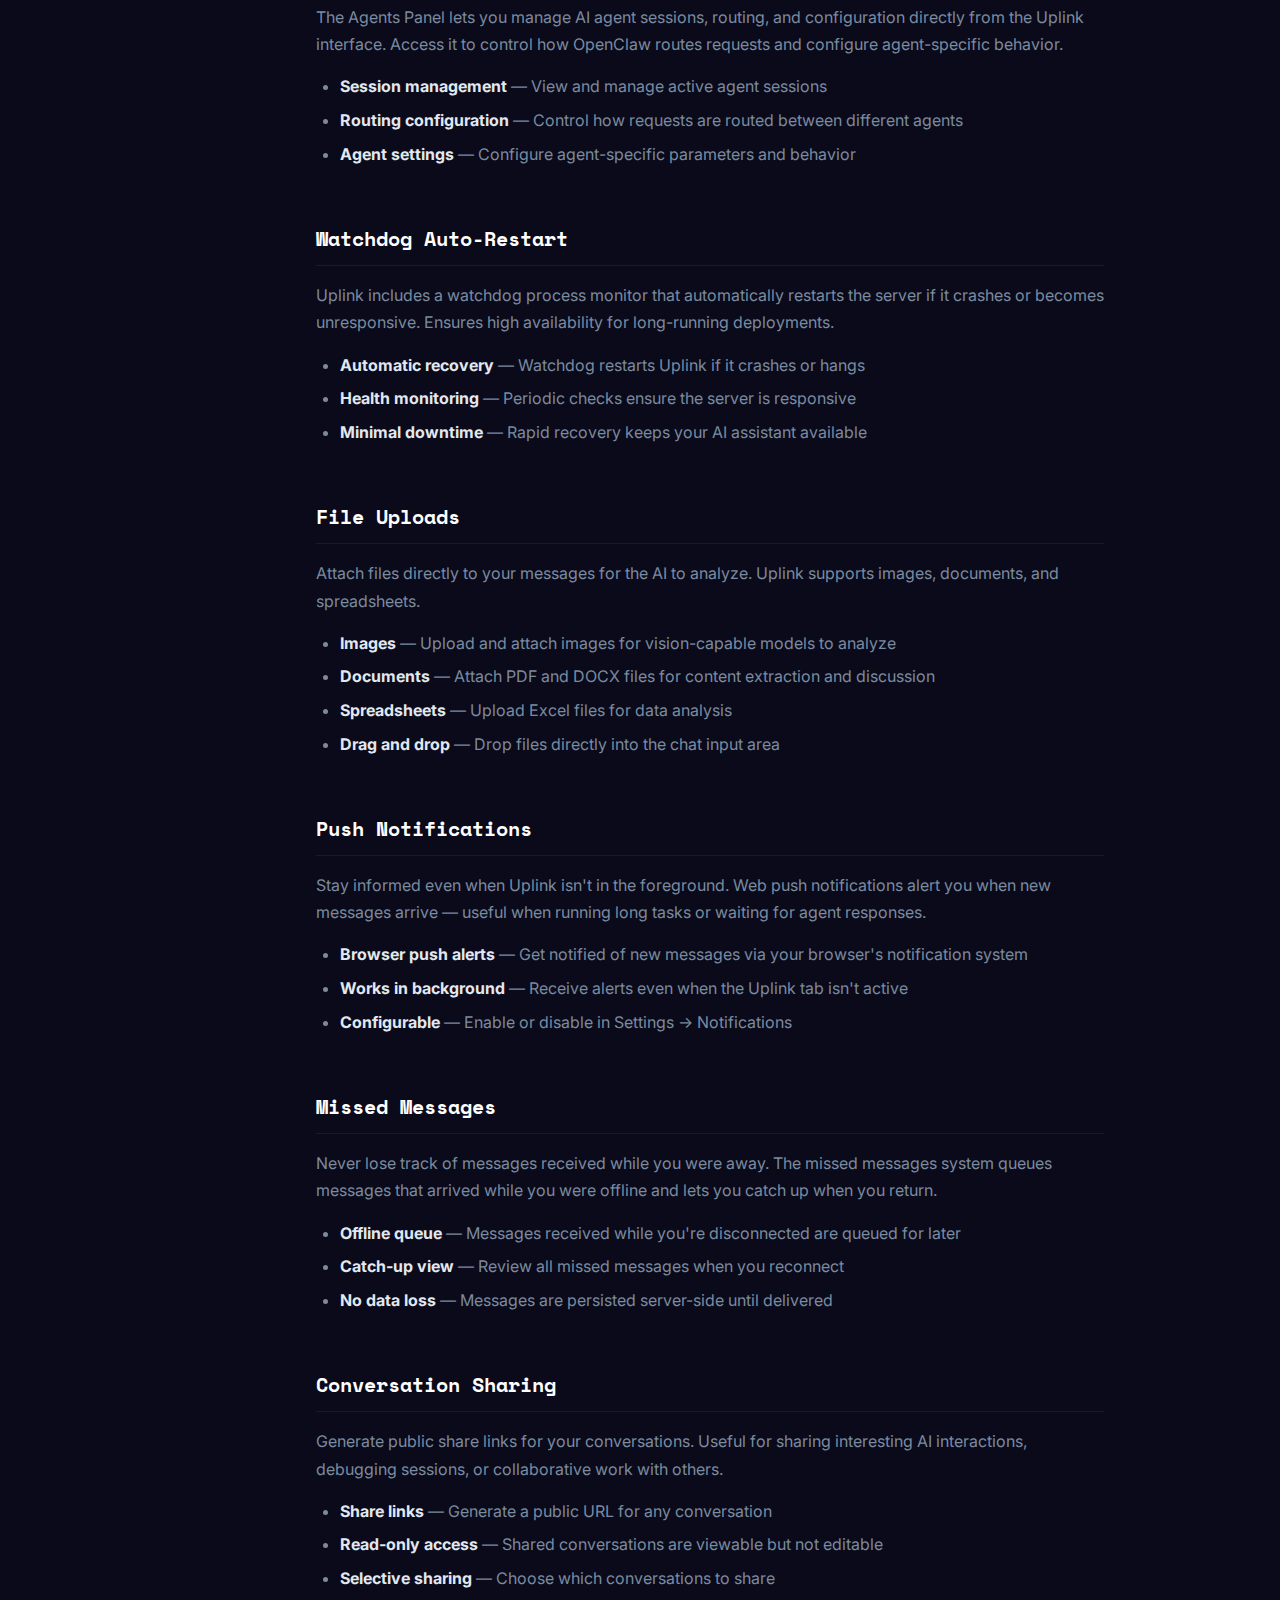
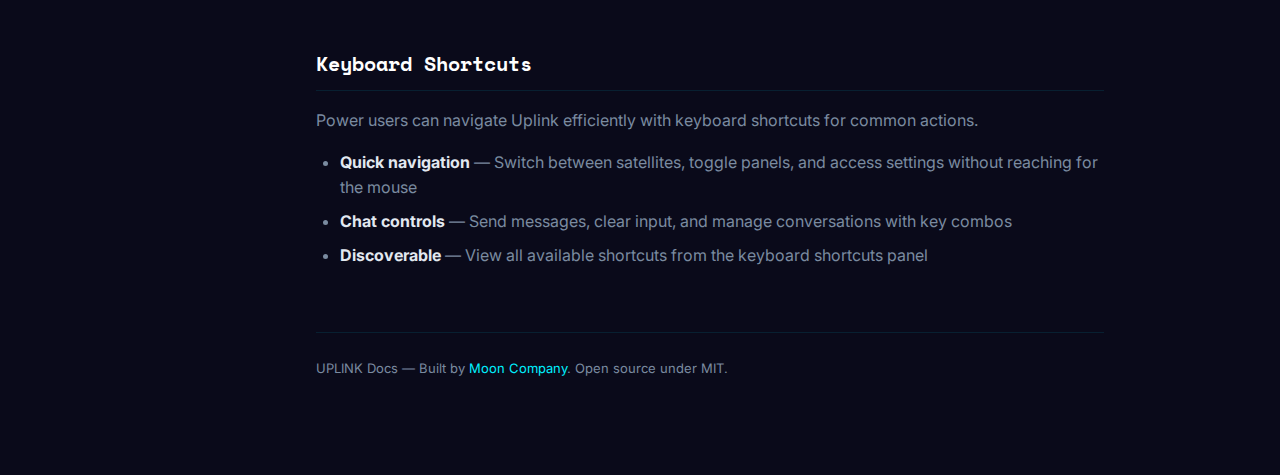
<file: features.html>
<!DOCTYPE html>
<html lang="en">
<head>
  <meta charset="UTF-8">
  <meta name="viewport" content="width=device-width, initial-scale=1.0">
  <title>Features — UPLINK Docs</title>
  <link rel="preconnect" href="https://fonts.googleapis.com">
  <link href="https://fonts.googleapis.com/css2?family=Space+Mono:wght@400;700&family=Inter:wght@400;500;600&display=swap" rel="stylesheet">
  <link rel="stylesheet" href="css/docs.css">
</head>
<body>
  <header class="topbar">
    <a href="/" class="logo">⬡ UPLINK DOCS</a>
    <nav class="topnav">
      <a href="/">Home</a>
      <a href="features.html">Features</a>
      <a href="configuration.html">Config</a>
      <a href="https://github.com/mooncompany/uplink" target="_blank">GitHub</a>
    </nav>
    <button class="hamburger" id="hamburger" aria-label="Menu">
      <span></span><span></span><span></span>
    </button>
  </header>

  <div class="docs-layout">
    <aside class="sidebar">
      <div class="sidebar-section">
        <div class="sidebar-title">Getting Started</div>
        <a href="getting-started.html">Installation</a>
        <a href="configuration.html">Configuration</a>
      </div>
      <div class="sidebar-section">
        <div class="sidebar-title">Features</div>
        <a href="features.html" class="active">Overview</a>
        <a href="voice-chat.html">Voice Chat</a>
        <a href="remote-access.html">Remote Access</a>
        <a href="themes.html">Themes</a>
      </div>
      <div class="sidebar-section">
        <div class="sidebar-title">Support</div>
        <a href="troubleshooting.html">Troubleshooting</a>
      </div>
    </aside>

    <main class="docs-content">
      <h1>Features Overview</h1>
      <p class="subtitle">Everything Uplink can do — powered by OpenClaw, controlled by you.</p>

      <h2>Built on OpenClaw</h2>
      <p>Uplink is designed as a frontend for <a href="https://openclaw.ai" target="_blank">OpenClaw</a> — the open-source AI agent platform. Every feature in Uplink leverages OpenClaw's capabilities under the hood:</p>
      <ul>
        <li><strong>Chat & streaming</strong> — Powered by OpenClaw's gateway API (OpenAI-compatible)</li>
        <li><strong>Satellites</strong> — Uplink's multi-provider switching maps directly to OpenClaw's model routing</li>
        <li><strong>Session persistence</strong> — Your conversation history lives in OpenClaw's session store, surviving restarts and device switches</li>
        <li><strong>Context tracking</strong> — The token counter in the header reads real-time context usage from OpenClaw's session data</li>
        <li><strong>Gateway proxy</strong> — Uplink proxies WebSocket connections directly to OpenClaw for real-time streaming</li>
      </ul>

      <h2>Local-First Architecture</h2>
      <p>Uplink runs as a Node.js server on <code>localhost:3456</code>. Your conversations, settings, and data live on your machine. The AI connection goes through the OpenClaw gateway running locally, so your prompts and responses never touch third-party servers unless you explicitly configure an external endpoint.</p>
      <p>When your internet goes down, Uplink keeps serving. The web UI, settings, and conversation history are all local. Only the AI inference requires a working gateway connection.</p>

      <h2>Text Chat</h2>
      <p>The core experience. A clean, responsive chat interface in your browser. Features include:</p>
      <ul>
        <li><strong>Streaming responses</strong> — Tokens appear in real-time as the AI generates them</li>
        <li><strong>Markdown rendering</strong> — Code blocks, tables, lists, and inline formatting</li>
        <li><strong>Conversation history</strong> — All chats are persisted and searchable</li>
        <li><strong>System prompts</strong> — Set per-conversation or global personality/instructions</li>
        <li><strong>Multi-device sync</strong> — Open the same Uplink instance from any device on your network</li>
      </ul>

      <h2>Satellites</h2>
      <p>Satellites are independent AI conversations with isolated context. Each satellite maintains its own message history, system prompt, and context window — completely separate from your other conversations. Think of them as parallel chat sessions that don't interfere with each other.</p>
      <ul>
        <li><strong>Independent AI conversations</strong> — Each satellite is a separate conversation with its own isolated context and memory</li>
        <li><strong>Isolated context windows</strong> — Messages in one satellite don't affect the context or token count of another</li>
        <li><strong>Create and switch freely</strong> — Spin up new satellites and jump between them from the satellite switcher in the header</li>
        <li><strong>Clean slate on demand</strong> — Starting a new satellite gives you a fresh conversation without losing your other chats</li>
        <li><strong>Same gateway</strong> — All satellites route through your single OpenClaw gateway — they're separate sessions, not separate AI providers</li>
        <li><strong>Embeddable</strong> — Part of OpenClaw's embed and widget system, allowing chat interfaces to be embedded in other pages or applications</li>
      </ul>

      <div class="callout">
        <strong>ℹ Satellites ≠ Providers</strong>
        Satellites are session-level separation, not model-level. They all use the same OpenClaw gateway and whatever model it's configured with. They're part of OpenClaw's embed/widget architecture.
      </div>

      <h2>Activity Panel</h2>
      <p>The activity panel gives you a real-time window into what OpenClaw is doing under the hood. Toggle it with the wrench icon (<strong>🔧</strong>) in the header to see live developer and debug information as your conversation flows.</p>
      <ul>
        <li><strong>Tool calls</strong> — See which tools OpenClaw invokes and their results</li>
        <li><strong>API requests</strong> — Watch gateway requests and responses in real-time</li>
        <li><strong>Processing activity</strong> — Follow the AI's work as it streams, reasons, and executes</li>
        <li><strong>Errors and warnings</strong> — Surface issues immediately instead of wondering why something failed</li>
        <li><strong>Toggle on/off</strong> — Click the wrench icon in the header to show or hide the panel at any time</li>
      </ul>

      <div class="callout">
        <strong>💡 When to use it</strong>
        The activity panel is especially useful when debugging tool failures, monitoring long-running tasks, or just satisfying your curiosity about how OpenClaw processes your requests.
      </div>

      <h2>Voice Chat</h2>
      <p>Talk to your AI instead of typing. Uplink supports multiple TTS and STT engines — from free cloud services to fully local GPU-accelerated models. See the <a href="voice-chat.html">Voice Chat</a> page for full details.</p>

      <div class="table-wrap">
        <table>
          <thead>
            <tr><th>Engine</th><th>Type</th><th>Runs Where</th><th>Notes</th></tr>
          </thead>
          <tbody>
            <tr><td><strong>ElevenLabs</strong></td><td>Text-to-Speech</td><td>Cloud</td><td>Highest quality, API key required</td></tr>
            <tr><td><strong>OpenAI TTS</strong></td><td>Text-to-Speech</td><td>Cloud (paid)</td><td>High quality, requires API key</td></tr>
            <tr><td><strong>Edge TTS</strong></td><td>Text-to-Speech</td><td>Cloud (free)</td><td>Microsoft's free TTS API, many voices</td></tr>
            <tr><td><strong>Piper</strong></td><td>Text-to-Speech</td><td>Local (CPU)</td><td>Fast, lightweight, many voices</td></tr>
            <tr><td><strong>Coqui XTTS</strong></td><td>Text-to-Speech</td><td>Local (GPU)</td><td>Best local quality, needs NVIDIA GPU</td></tr>
            <tr><td><strong>OpenAI Whisper</strong></td><td>Speech-to-Text</td><td>Cloud</td><td>Uses OpenAI API key</td></tr>
            <tr><td><strong>Groq</strong></td><td>Speech-to-Text</td><td>Cloud</td><td>Free tier available, fast</td></tr>
            <tr><td><strong>faster-whisper</strong></td><td>Speech-to-Text</td><td>Local</td><td>Fast, accurate, runs on CPU or GPU</td></tr>
          </tbody>
        </table>
      </div>

      <h2>End-to-End Encryption</h2>
      <p>Uplink supports optional AES-256 encryption for all conversations. Enable it on first run or later in Settings → Privacy. When enabled:</p>
      <ul>
        <li>All messages are encrypted at rest on the server</li>
        <li>Your encryption password never leaves your browser</li>
        <li>Zero-knowledge design — the server cannot read your messages</li>
        <li>If you forget your password, conversations are unrecoverable (by design)</li>
      </ul>

      <div class="callout">
        <strong>ℹ How It Works</strong>
        Your password is used to derive an AES-256 key via PBKDF2 in the browser. Messages are encrypted client-side before being sent to the server. The server only ever sees ciphertext.
      </div>

      <h2>Themes</h2>
      <p>Five built-in themes to match your vibe. Switch instantly in Settings → General. See the <a href="themes.html">Themes</a> page for previews.</p>

      <div class="table-wrap">
        <table>
          <thead>
            <tr><th>Theme</th><th>Accent Color</th><th>Style</th></tr>
          </thead>
          <tbody>
            <tr><td><strong>Midnight</strong></td><td>Cyan (#00f0ff)</td><td>Dark — the default</td></tr>
            <tr><td><strong>Daylight</strong></td><td>Washed Red (#c84b4b)</td><td>Light — warm bg (#f5f0eb)</td></tr>
            <tr><td><strong>Ember</strong></td><td>Amber (#f48c06)</td><td>Deep fire, dark navy bg (#03071e)</td></tr>
            <tr><td><strong>Forest</strong></td><td>Sage (#a3b18a)</td><td>Earthy dark, dark green bg (#131813)</td></tr>
            <tr><td><strong>Phantom</strong></td><td>Gray (#a0a0a0)</td><td>Monochrome grayscale</td></tr>
          </tbody>
        </table>
      </div>

      <h2>PWA Support</h2>
      <p>Uplink is a Progressive Web App. On mobile, add it to your home screen for a native-app experience — full-screen, no browser chrome, offline-capable UI. Works on both iOS Safari and Android Chrome.</p>

      <h2>Multi-Device Access</h2>
      <p>Since Uplink is a web server, any device on your network can access it by navigating to the server's IP and port. Conversations sync in real-time via WebSocket. Use it on your desktop, laptop, phone, and tablet simultaneously.</p>
      <p>For access outside your home network, see <a href="remote-access.html">Remote Access</a>.</p>

      <h2>OpenClaw Gateway</h2>
      <p>Uplink connects to AI exclusively through the <strong>OpenClaw gateway</strong>. OpenClaw provides an OpenAI-compatible API that handles model routing, session management, and streaming — Uplink is built to take full advantage of these features.</p>
      
      <div class="callout">
        <strong>💡 Why OpenClaw?</strong>
        OpenClaw isn't just an API proxy — it's an AI agent platform with session memory, multi-model routing (satellites), tool execution, and more. Uplink is built to surface all of this through a clean chat interface. Features like the satellite switcher, context tracker, and persistent conversations all depend on OpenClaw's session architecture.
      </div>

      <div class="callout warning">
        <strong>⚠ Other endpoints</strong>
        While the API format is OpenAI-compatible, pointing Uplink at a raw OpenAI endpoint, llama.cpp, or LM Studio will give you basic chat only. Features like satellites, session persistence, context tracking, and gateway status won't work without OpenClaw.
      </div>

      <h2>Agents</h2>
      <p>The Agents Panel lets you manage AI agent sessions, routing, and configuration directly from the Uplink interface. Access it to control how OpenClaw routes requests and configure agent-specific behavior.</p>
      <ul>
        <li><strong>Session management</strong> — View and manage active agent sessions</li>
        <li><strong>Routing configuration</strong> — Control how requests are routed between different agents</li>
        <li><strong>Agent settings</strong> — Configure agent-specific parameters and behavior</li>
      </ul>

      <h2>Watchdog Auto-Restart</h2>
      <p>Uplink includes a watchdog process monitor that automatically restarts the server if it crashes or becomes unresponsive. Ensures high availability for long-running deployments.</p>
      <ul>
        <li><strong>Automatic recovery</strong> — Watchdog restarts Uplink if it crashes or hangs</li>
        <li><strong>Health monitoring</strong> — Periodic checks ensure the server is responsive</li>
        <li><strong>Minimal downtime</strong> — Rapid recovery keeps your AI assistant available</li>
      </ul>

      <h2>File Uploads</h2>
      <p>Attach files directly to your messages for the AI to analyze. Uplink supports images, documents, and spreadsheets.</p>
      <ul>
        <li><strong>Images</strong> — Upload and attach images for vision-capable models to analyze</li>
        <li><strong>Documents</strong> — Attach PDF and DOCX files for content extraction and discussion</li>
        <li><strong>Spreadsheets</strong> — Upload Excel files for data analysis</li>
        <li><strong>Drag and drop</strong> — Drop files directly into the chat input area</li>
      </ul>

      <h2>Push Notifications</h2>
      <p>Stay informed even when Uplink isn't in the foreground. Web push notifications alert you when new messages arrive — useful when running long tasks or waiting for agent responses.</p>
      <ul>
        <li><strong>Browser push alerts</strong> — Get notified of new messages via your browser's notification system</li>
        <li><strong>Works in background</strong> — Receive alerts even when the Uplink tab isn't active</li>
        <li><strong>Configurable</strong> — Enable or disable in Settings → Notifications</li>
      </ul>

      <h2>Missed Messages</h2>
      <p>Never lose track of messages received while you were away. The missed messages system queues messages that arrived while you were offline and lets you catch up when you return.</p>
      <ul>
        <li><strong>Offline queue</strong> — Messages received while you're disconnected are queued for later</li>
        <li><strong>Catch-up view</strong> — Review all missed messages when you reconnect</li>
        <li><strong>No data loss</strong> — Messages are persisted server-side until delivered</li>
      </ul>

      <h2>Conversation Sharing</h2>
      <p>Generate public share links for your conversations. Useful for sharing interesting AI interactions, debugging sessions, or collaborative work with others.</p>
      <ul>
        <li><strong>Share links</strong> — Generate a public URL for any conversation</li>
        <li><strong>Read-only access</strong> — Shared conversations are viewable but not editable</li>
        <li><strong>Selective sharing</strong> — Choose which conversations to share</li>
      </ul>

      <h2>Keyboard Shortcuts</h2>
      <p>Power users can navigate Uplink efficiently with keyboard shortcuts for common actions.</p>
      <ul>
        <li><strong>Quick navigation</strong> — Switch between satellites, toggle panels, and access settings without reaching for the mouse</li>
        <li><strong>Chat controls</strong> — Send messages, clear input, and manage conversations with key combos</li>
        <li><strong>Discoverable</strong> — View all available shortcuts from the keyboard shortcuts panel</li>
      </ul>

      <div class="docs-footer">
        <p>UPLINK Docs — Built by <a href="https://moonco.pro" target="_blank">Moon Company</a>. Open source under MIT.</p>
      </div>
    </main>
  </div>

  <script src="js/docs.js"></script>
</body>
</html>
</file>
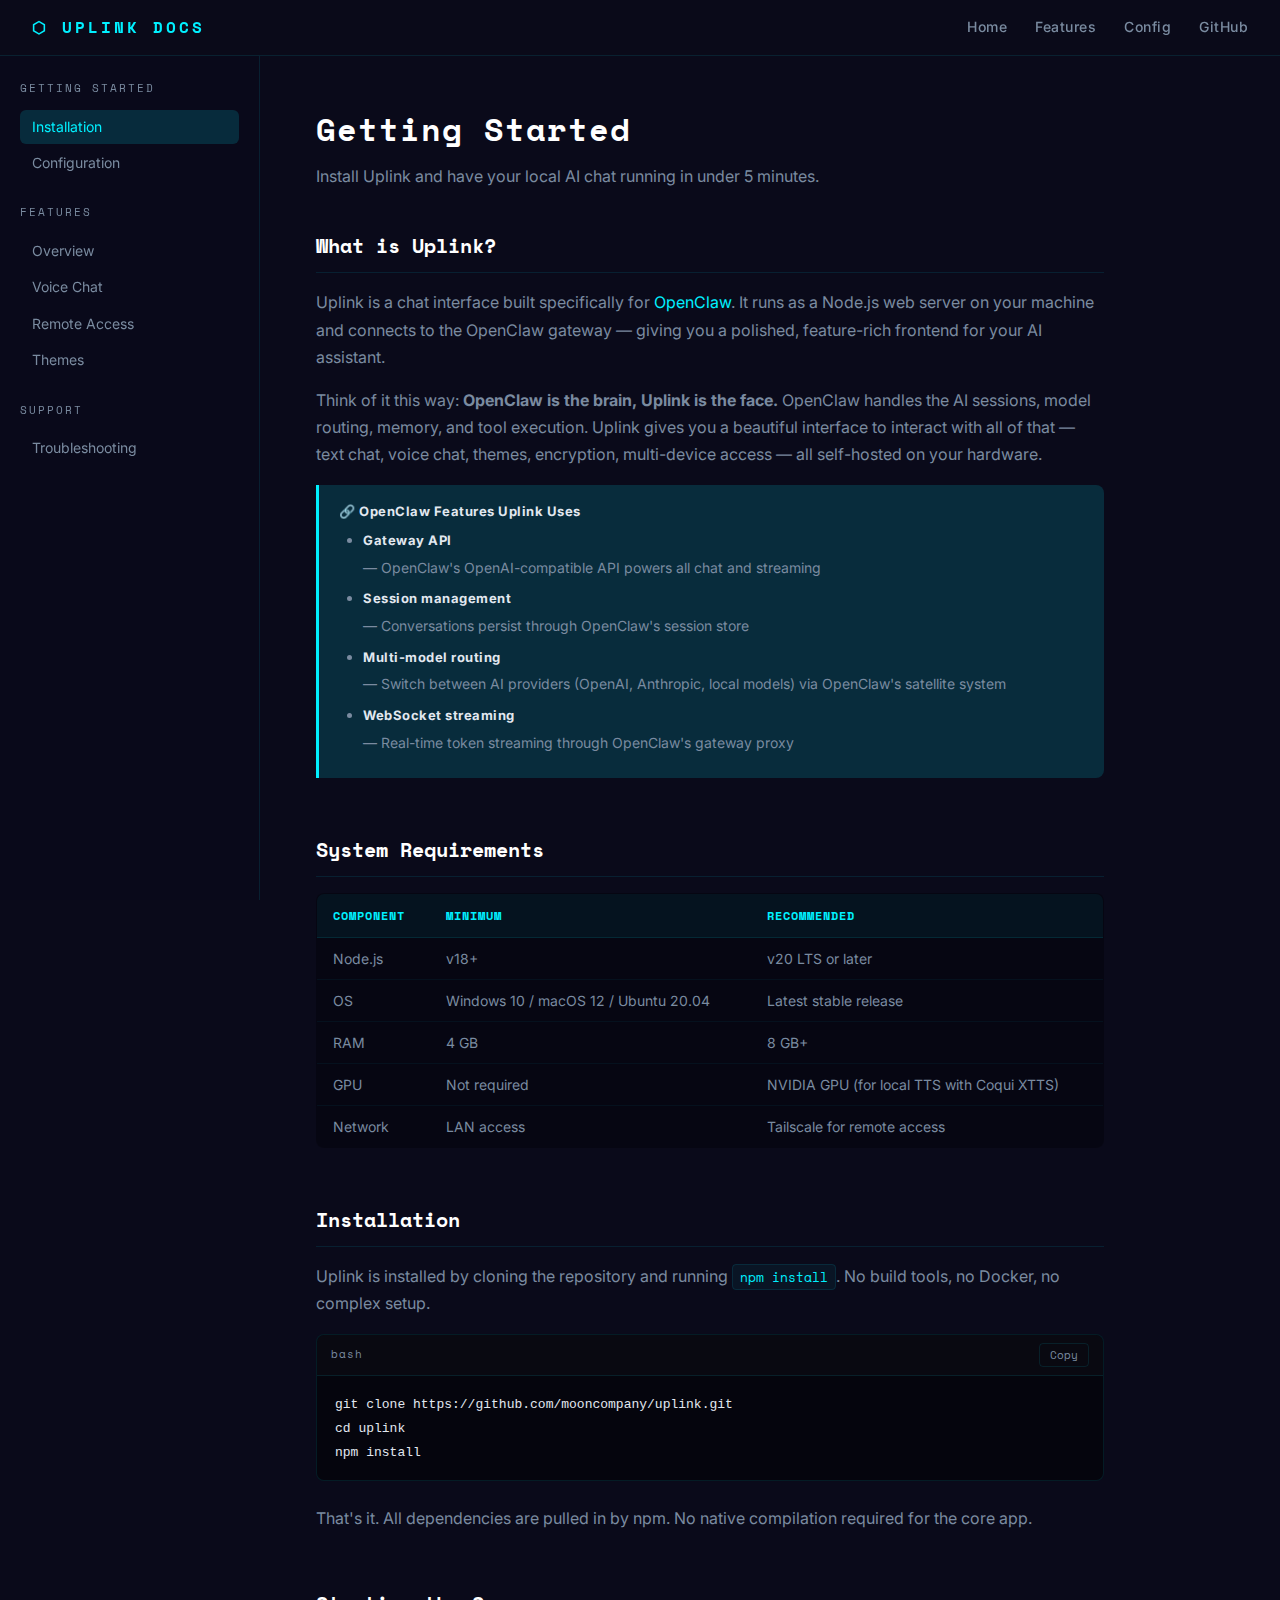
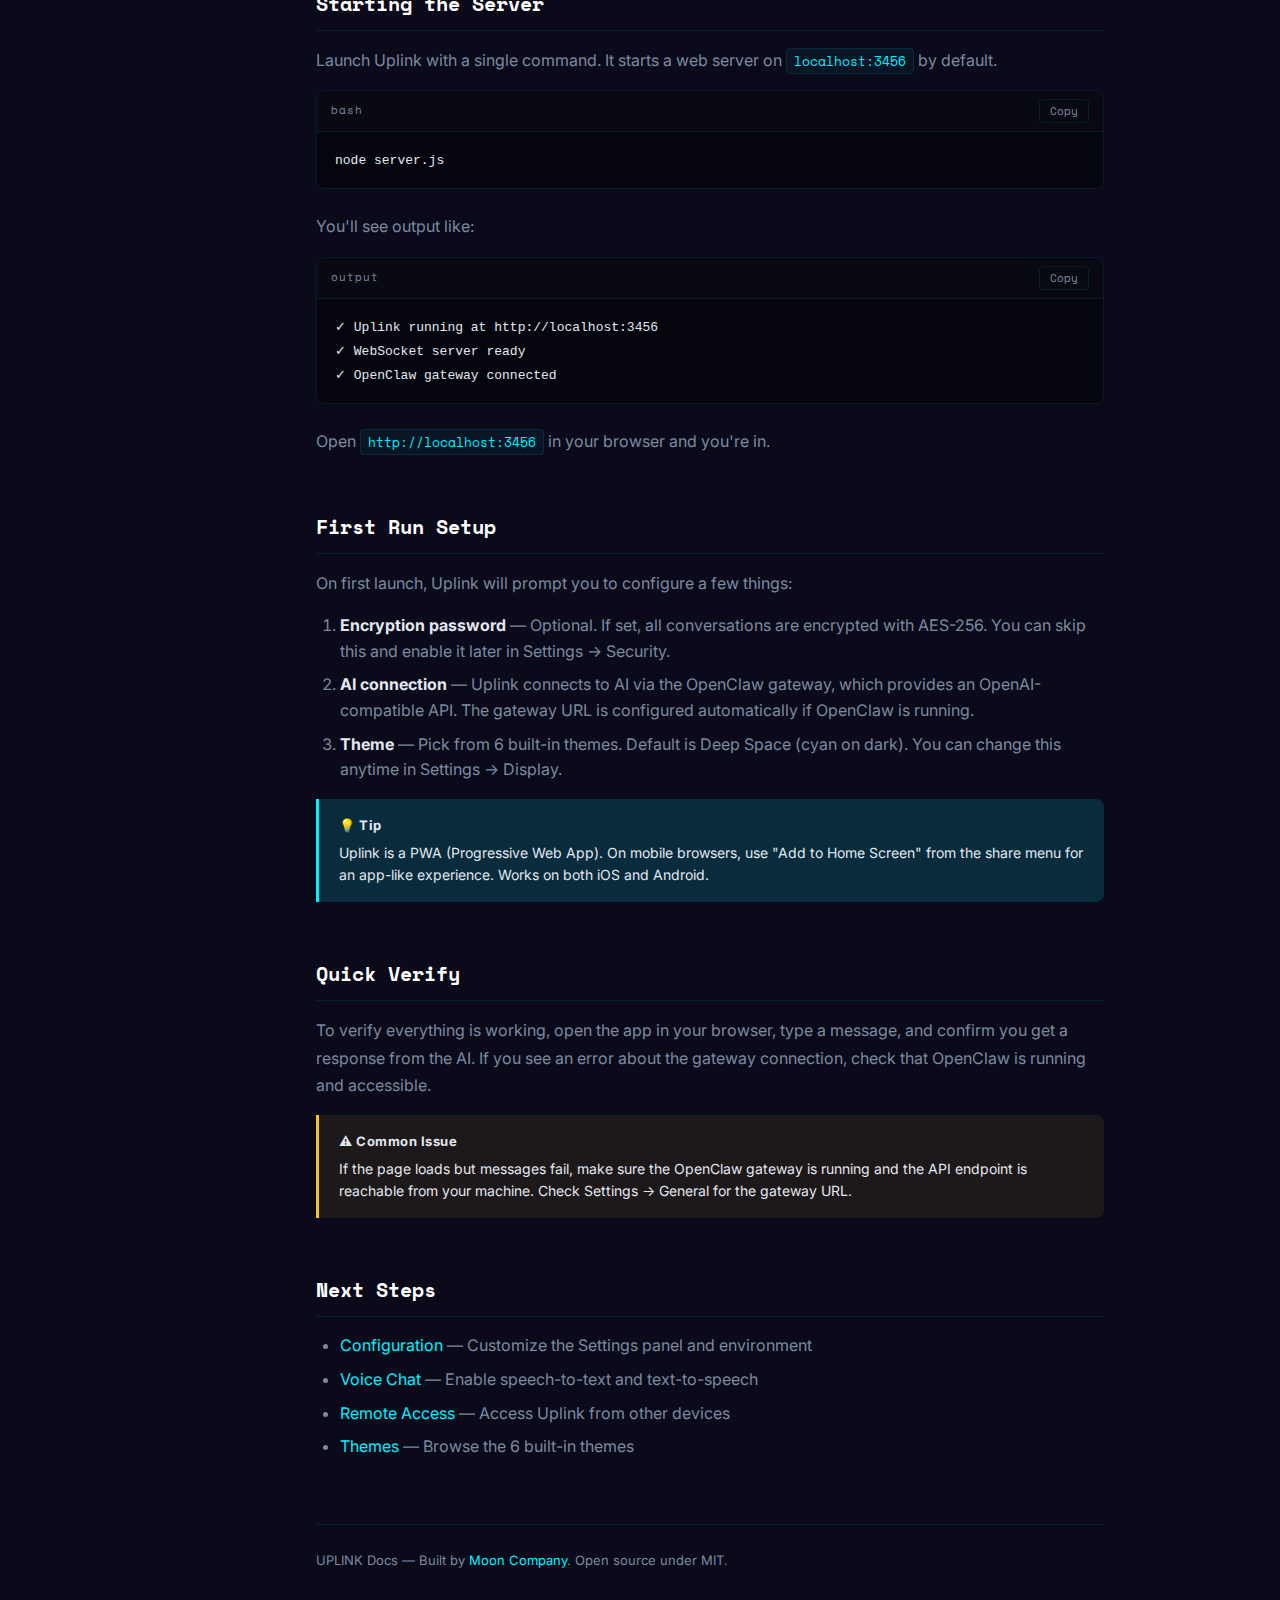
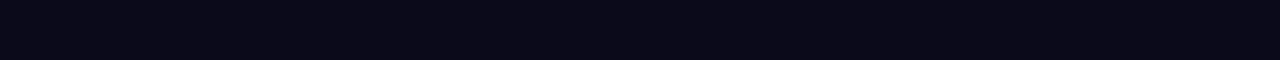
<file: getting-started.html>
<!DOCTYPE html>
<html lang="en">
<head>
  <meta charset="UTF-8">
  <meta name="viewport" content="width=device-width, initial-scale=1.0">
  <title>Getting Started — UPLINK Docs</title>
  <link rel="preconnect" href="https://fonts.googleapis.com">
  <link href="https://fonts.googleapis.com/css2?family=Space+Mono:wght@400;700&family=Inter:wght@400;500;600&display=swap" rel="stylesheet">
  <link rel="stylesheet" href="css/docs.css">
</head>
<body>
  <header class="topbar">
    <a href="/" class="logo">⬡ UPLINK DOCS</a>
    <nav class="topnav">
      <a href="/">Home</a>
      <a href="features.html">Features</a>
      <a href="configuration.html">Config</a>
      <a href="https://github.com/mooncompany/uplink" target="_blank">GitHub</a>
    </nav>
    <button class="hamburger" id="hamburger" aria-label="Menu">
      <span></span><span></span><span></span>
    </button>
  </header>

  <div class="docs-layout">
    <aside class="sidebar">
      <div class="sidebar-section">
        <div class="sidebar-title">Getting Started</div>
        <a href="getting-started.html" class="active">Installation</a>
        <a href="configuration.html">Configuration</a>
      </div>
      <div class="sidebar-section">
        <div class="sidebar-title">Features</div>
        <a href="features.html">Overview</a>
        <a href="voice-chat.html">Voice Chat</a>
        <a href="remote-access.html">Remote Access</a>
        <a href="themes.html">Themes</a>
      </div>
      <div class="sidebar-section">
        <div class="sidebar-title">Support</div>
        <a href="troubleshooting.html">Troubleshooting</a>
      </div>
    </aside>

    <main class="docs-content">
      <h1>Getting Started</h1>
      <p class="subtitle">Install Uplink and have your local AI chat running in under 5 minutes.</p>

      <h2>What is Uplink?</h2>
      <p>Uplink is a chat interface built specifically for <a href="https://openclaw.ai" target="_blank">OpenClaw</a>. It runs as a Node.js web server on your machine and connects to the OpenClaw gateway — giving you a polished, feature-rich frontend for your AI assistant.</p>
      <p>Think of it this way: <strong>OpenClaw is the brain, Uplink is the face.</strong> OpenClaw handles the AI sessions, model routing, memory, and tool execution. Uplink gives you a beautiful interface to interact with all of that — text chat, voice chat, themes, encryption, multi-device access — all self-hosted on your hardware.</p>

      <div class="callout">
        <strong>🔗 OpenClaw Features Uplink Uses</strong>
        <ul style="margin-top: 8px; margin-bottom: 0;">
          <li><strong>Gateway API</strong> — OpenClaw's OpenAI-compatible API powers all chat and streaming</li>
          <li><strong>Session management</strong> — Conversations persist through OpenClaw's session store</li>
          <li><strong>Multi-model routing</strong> — Switch between AI providers (OpenAI, Anthropic, local models) via OpenClaw's satellite system</li>
          <li><strong>WebSocket streaming</strong> — Real-time token streaming through OpenClaw's gateway proxy</li>
        </ul>
      </div>

      <h2>System Requirements</h2>
      <div class="table-wrap">
        <table>
          <thead>
            <tr><th>Component</th><th>Minimum</th><th>Recommended</th></tr>
          </thead>
          <tbody>
            <tr><td>Node.js</td><td>v18+</td><td>v20 LTS or later</td></tr>
            <tr><td>OS</td><td>Windows 10 / macOS 12 / Ubuntu 20.04</td><td>Latest stable release</td></tr>
            <tr><td>RAM</td><td>4 GB</td><td>8 GB+</td></tr>
            <tr><td>GPU</td><td>Not required</td><td>NVIDIA GPU (for local TTS with Coqui XTTS)</td></tr>
            <tr><td>Network</td><td>LAN access</td><td>Tailscale for remote access</td></tr>
          </tbody>
        </table>
      </div>

      <h2>Installation</h2>
      <p>Uplink is installed by cloning the repository and running <code>npm install</code>. No build tools, no Docker, no complex setup.</p>

      <div class="code-block">
        <div class="code-block-header">
          <span>bash</span>
          <button class="copy-btn">Copy</button>
        </div>
        <pre><code>git clone https://github.com/mooncompany/uplink.git
cd uplink
npm install</code></pre>
      </div>

      <p>That's it. All dependencies are pulled in by npm. No native compilation required for the core app.</p>

      <h2>Starting the Server</h2>
      <p>Launch Uplink with a single command. It starts a web server on <code>localhost:3456</code> by default.</p>

      <div class="code-block">
        <div class="code-block-header">
          <span>bash</span>
          <button class="copy-btn">Copy</button>
        </div>
        <pre><code>node server.js</code></pre>
      </div>

      <p>You'll see output like:</p>

      <div class="code-block">
        <div class="code-block-header">
          <span>output</span>
          <button class="copy-btn">Copy</button>
        </div>
        <pre><code>✓ Uplink running at http://localhost:3456
✓ WebSocket server ready
✓ OpenClaw gateway connected</code></pre>
      </div>

      <p>Open <code>http://localhost:3456</code> in your browser and you're in.</p>

      <h2>First Run Setup</h2>
      <p>On first launch, Uplink will prompt you to configure a few things:</p>
      <ol>
        <li><strong>Encryption password</strong> — Optional. If set, all conversations are encrypted with AES-256. You can skip this and enable it later in Settings → Security.</li>
        <li><strong>AI connection</strong> — Uplink connects to AI via the OpenClaw gateway, which provides an OpenAI-compatible API. The gateway URL is configured automatically if OpenClaw is running.</li>
        <li><strong>Theme</strong> — Pick from 6 built-in themes. Default is Deep Space (cyan on dark). You can change this anytime in Settings → Display.</li>
      </ol>

      <div class="callout">
        <strong>💡 Tip</strong>
        Uplink is a PWA (Progressive Web App). On mobile browsers, use "Add to Home Screen" from the share menu for an app-like experience. Works on both iOS and Android.
      </div>

      <h2>Quick Verify</h2>
      <p>To verify everything is working, open the app in your browser, type a message, and confirm you get a response from the AI. If you see an error about the gateway connection, check that OpenClaw is running and accessible.</p>

      <div class="callout warning">
        <strong>⚠ Common Issue</strong>
        If the page loads but messages fail, make sure the OpenClaw gateway is running and the API endpoint is reachable from your machine. Check Settings → General for the gateway URL.
      </div>

      <h2>Next Steps</h2>
      <ul>
        <li><a href="configuration.html">Configuration</a> — Customize the Settings panel and environment</li>
        <li><a href="voice-chat.html">Voice Chat</a> — Enable speech-to-text and text-to-speech</li>
        <li><a href="remote-access.html">Remote Access</a> — Access Uplink from other devices</li>
        <li><a href="themes.html">Themes</a> — Browse the 6 built-in themes</li>
      </ul>

      <div class="docs-footer">
        <p>UPLINK Docs — Built by <a href="https://moonco.pro" target="_blank">Moon Company</a>. Open source under MIT.</p>
      </div>
    </main>
  </div>

  <script src="js/docs.js"></script>
</body>
</html>
</file>
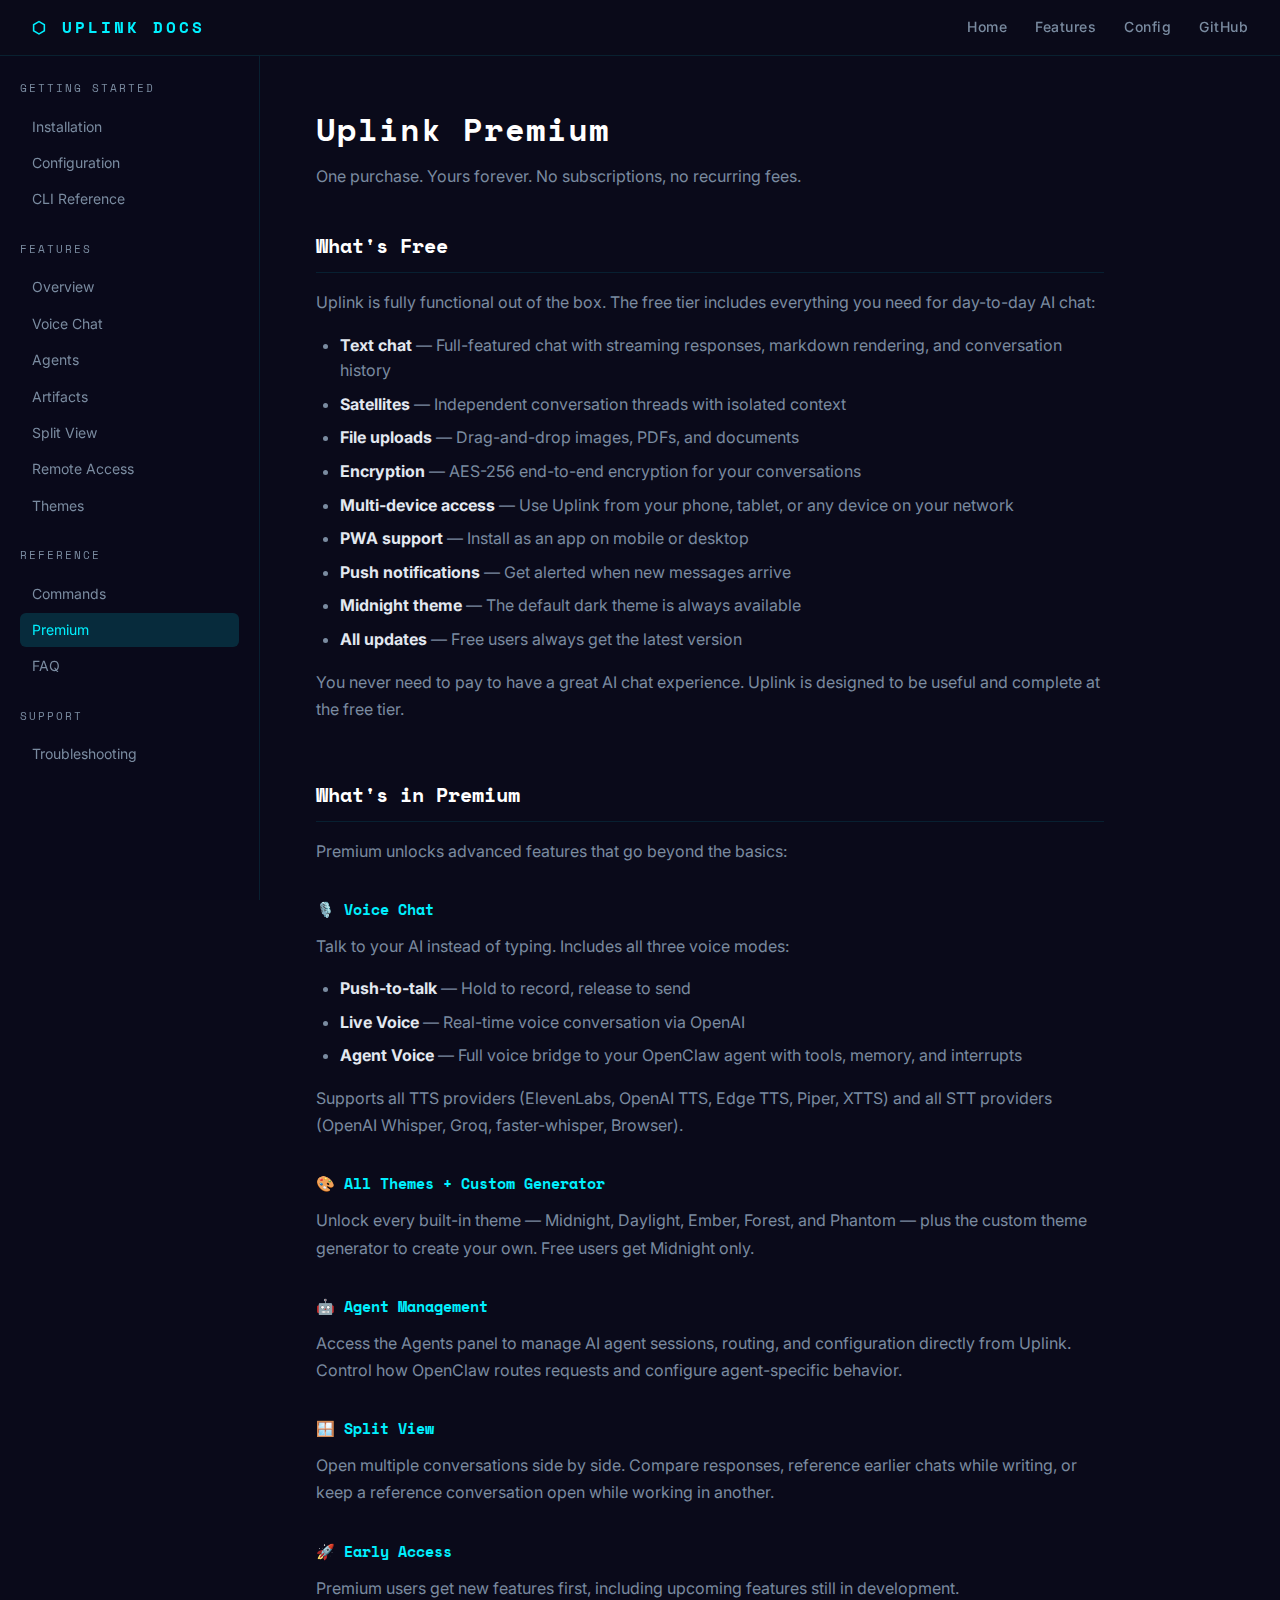
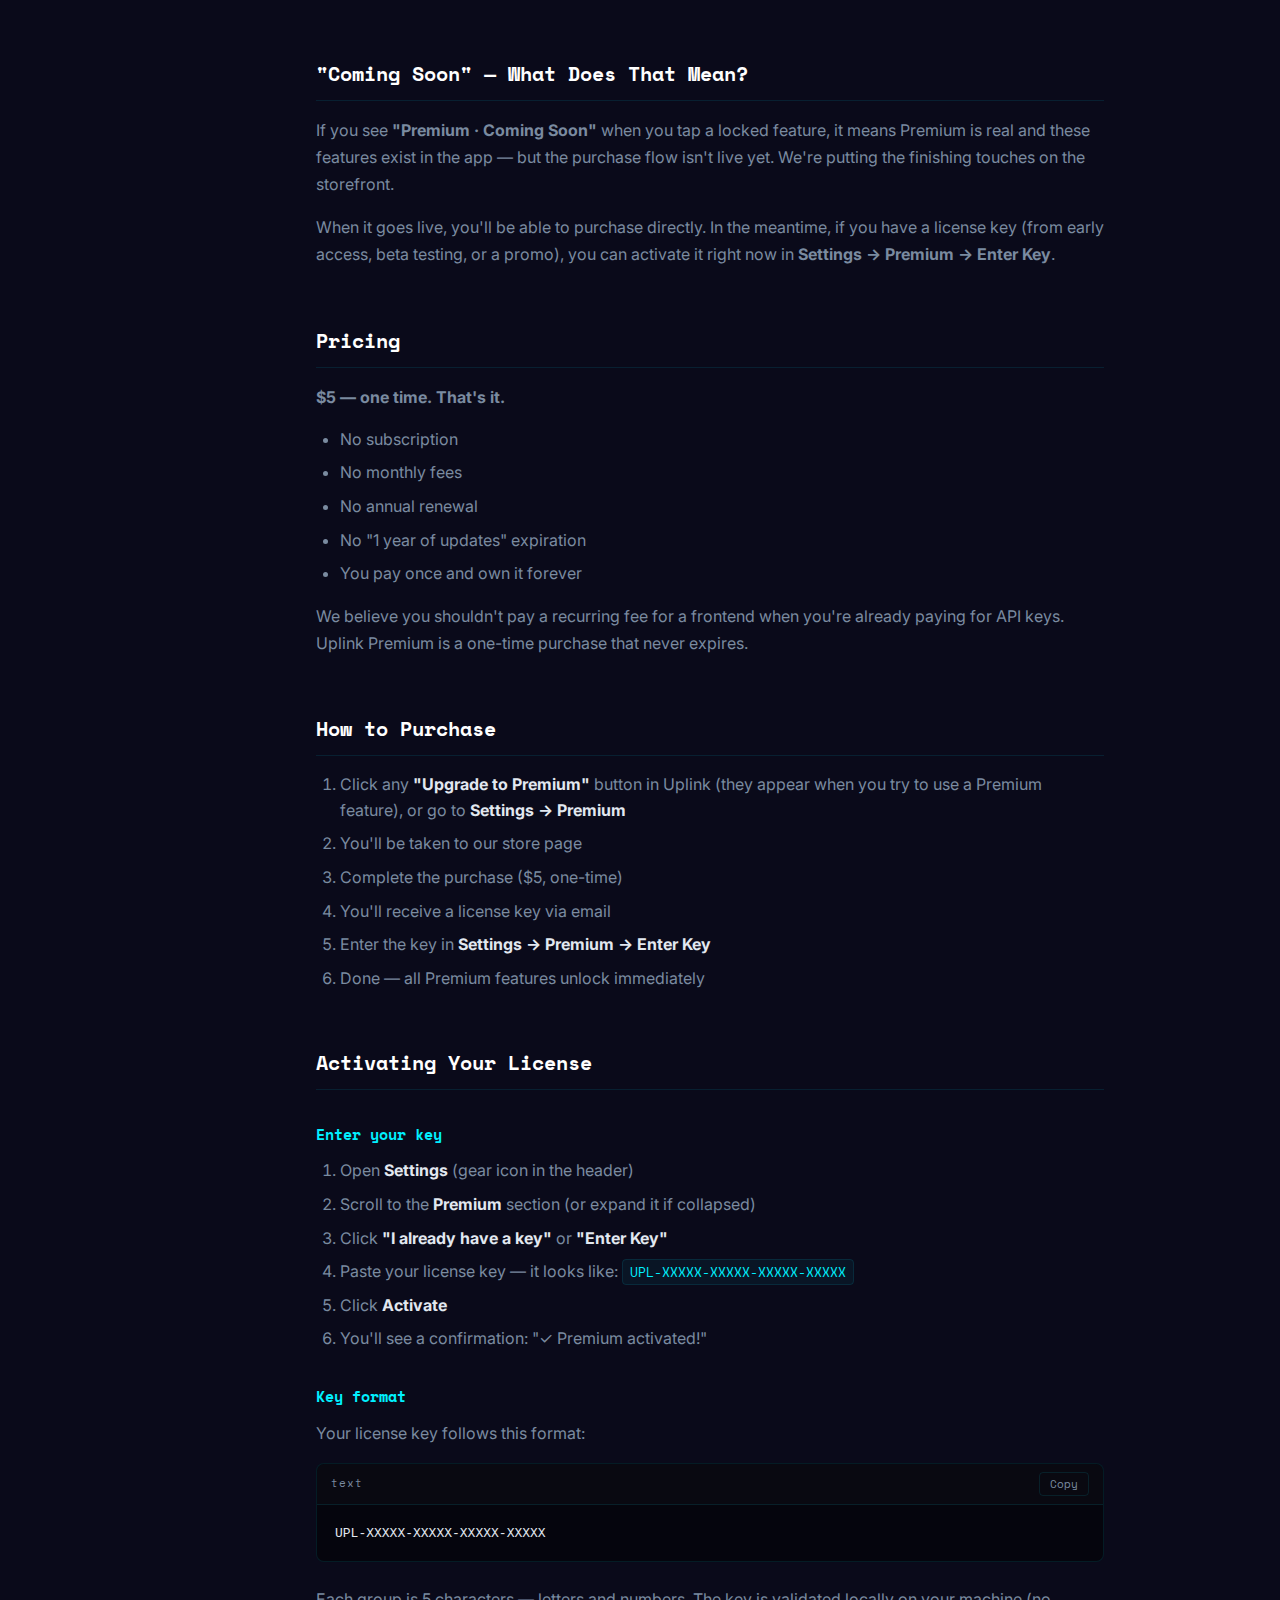
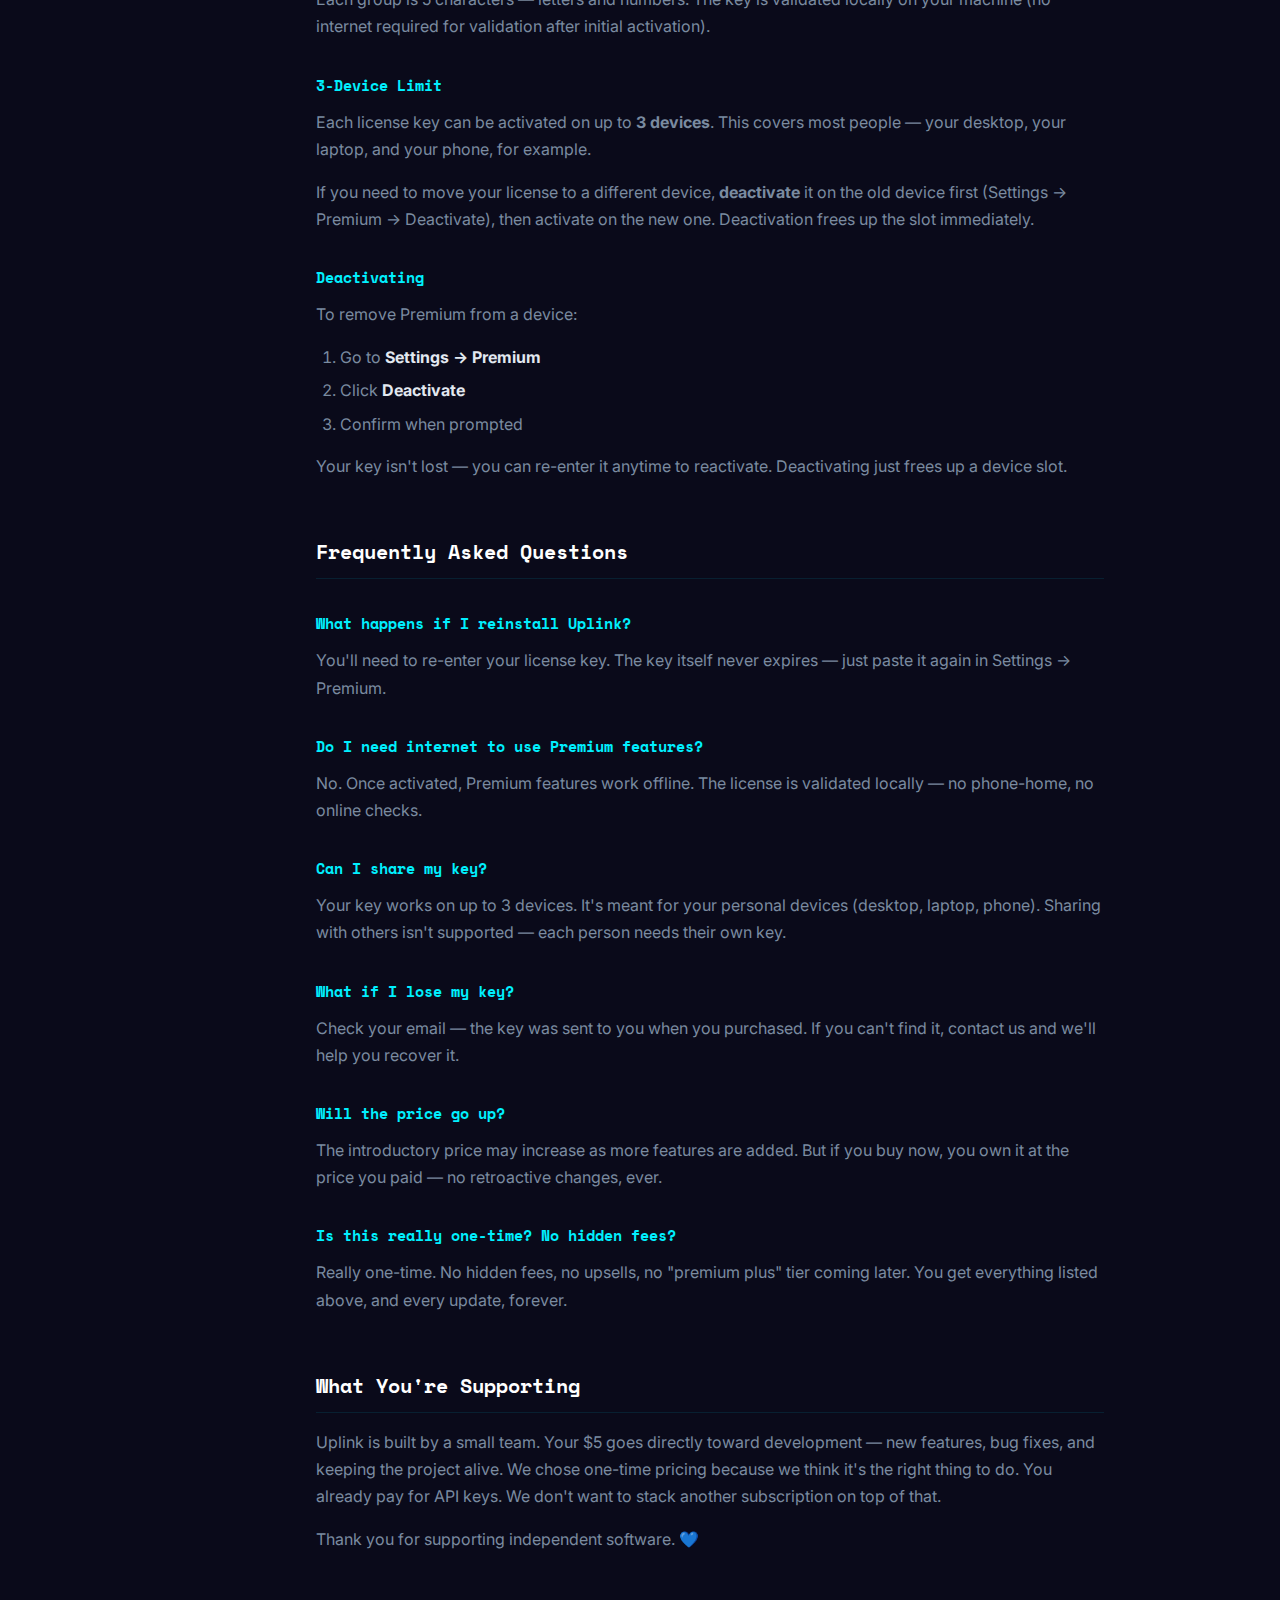
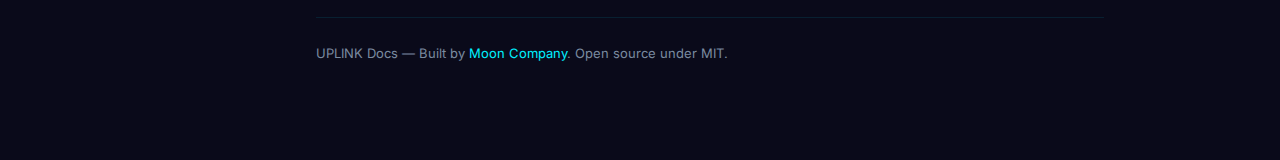
<file: premium.html>
<!DOCTYPE html>
<html lang="en">
<head>
  <meta charset="UTF-8">
  <meta name="viewport" content="width=device-width, initial-scale=1.0">
  <title>Premium — UPLINK Docs</title>
  <link rel="preconnect" href="https://fonts.googleapis.com">
  <link href="https://fonts.googleapis.com/css2?family=Space+Mono:wght@400;700&family=Inter:wght@400;500;600&display=swap" rel="stylesheet">
  <link rel="stylesheet" href="css/docs.css">
</head>
<body>
  <header class="topbar">
    <a href="/" class="logo">⬡ UPLINK DOCS</a>
    <nav class="topnav">
      <a href="/">Home</a>
      <a href="features.html">Features</a>
      <a href="configuration.html">Config</a>
      <a href="https://github.com/mooncompany/uplink" target="_blank">GitHub</a>
    </nav>
    <button class="hamburger" id="hamburger" aria-label="Menu">
      <span></span><span></span><span></span>
    </button>
  </header>

  <div class="docs-layout">
    <aside class="sidebar">
      <div class="sidebar-section">
        <div class="sidebar-title">Getting Started</div>
        <a href="getting-started.html">Installation</a>
        <a href="configuration.html">Configuration</a>
        <a href="cli.html">CLI Reference</a>
      </div>
      <div class="sidebar-section">
        <div class="sidebar-title">Features</div>
        <a href="features.html">Overview</a>
        <a href="voice-chat.html">Voice Chat</a>
        <a href="agents.html">Agents</a>
        <a href="artifacts.html">Artifacts</a>
        <a href="split-view.html">Split View</a>
        <a href="remote-access.html">Remote Access</a>
        <a href="themes.html">Themes</a>
      </div>
      <div class="sidebar-section">
        <div class="sidebar-title">Reference</div>
        <a href="commands.html">Commands</a>
        <a href="premium.html" class="active">Premium</a>
        <a href="faq.html">FAQ</a>
      </div>
      <div class="sidebar-section">
        <div class="sidebar-title">Support</div>
        <a href="troubleshooting.html">Troubleshooting</a>
      </div>
    </aside>

    <main class="docs-content">
      <h1>Uplink Premium</h1>
      <p class="subtitle">One purchase. Yours forever. No subscriptions, no recurring fees.</p>

      <h2>What's Free</h2>
      <p>Uplink is fully functional out of the box. The free tier includes everything you need for day-to-day AI chat:</p>
      <ul>
        <li><strong>Text chat</strong> — Full-featured chat with streaming responses, markdown rendering, and conversation history</li>
        <li><strong>Satellites</strong> — Independent conversation threads with isolated context</li>
        <li><strong>File uploads</strong> — Drag-and-drop images, PDFs, and documents</li>
        <li><strong>Encryption</strong> — AES-256 end-to-end encryption for your conversations</li>
        <li><strong>Multi-device access</strong> — Use Uplink from your phone, tablet, or any device on your network</li>
        <li><strong>PWA support</strong> — Install as an app on mobile or desktop</li>
        <li><strong>Push notifications</strong> — Get alerted when new messages arrive</li>
        <li><strong>Midnight theme</strong> — The default dark theme is always available</li>
        <li><strong>All updates</strong> — Free users always get the latest version</li>
      </ul>
      <p>You never need to pay to have a great AI chat experience. Uplink is designed to be useful and complete at the free tier.</p>

      <h2>What's in Premium</h2>
      <p>Premium unlocks advanced features that go beyond the basics:</p>

      <h3>🎙️ Voice Chat</h3>
      <p>Talk to your AI instead of typing. Includes all three voice modes:</p>
      <ul>
        <li><strong>Push-to-talk</strong> — Hold to record, release to send</li>
        <li><strong>Live Voice</strong> — Real-time voice conversation via OpenAI</li>
        <li><strong>Agent Voice</strong> — Full voice bridge to your OpenClaw agent with tools, memory, and interrupts</li>
      </ul>
      <p>Supports all TTS providers (ElevenLabs, OpenAI TTS, Edge TTS, Piper, XTTS) and all STT providers (OpenAI Whisper, Groq, faster-whisper, Browser).</p>

      <h3>🎨 All Themes + Custom Generator</h3>
      <p>Unlock every built-in theme — Midnight, Daylight, Ember, Forest, and Phantom — plus the custom theme generator to create your own. Free users get Midnight only.</p>

      <h3>🤖 Agent Management</h3>
      <p>Access the Agents panel to manage AI agent sessions, routing, and configuration directly from Uplink. Control how OpenClaw routes requests and configure agent-specific behavior.</p>

      <h3>🪟 Split View</h3>
      <p>Open multiple conversations side by side. Compare responses, reference earlier chats while writing, or keep a reference conversation open while working in another.</p>

      <h3>🚀 Early Access</h3>
      <p>Premium users get new features first, including upcoming features still in development.</p>

      <h2>"Coming Soon" — What Does That Mean?</h2>
      <p>If you see <strong>"Premium · Coming Soon"</strong> when you tap a locked feature, it means Premium is real and these features exist in the app — but the purchase flow isn't live yet. We're putting the finishing touches on the storefront.</p>
      <p>When it goes live, you'll be able to purchase directly. In the meantime, if you have a license key (from early access, beta testing, or a promo), you can activate it right now in <strong>Settings → Premium → Enter Key</strong>.</p>

      <h2>Pricing</h2>
      <p><strong>$5 — one time. That's it.</strong></p>
      <ul>
        <li>No subscription</li>
        <li>No monthly fees</li>
        <li>No annual renewal</li>
        <li>No "1 year of updates" expiration</li>
        <li>You pay once and own it forever</li>
      </ul>
      <p>We believe you shouldn't pay a recurring fee for a frontend when you're already paying for API keys. Uplink Premium is a one-time purchase that never expires.</p>

      <h2>How to Purchase</h2>
      <ol>
        <li>Click any <strong>"Upgrade to Premium"</strong> button in Uplink (they appear when you try to use a Premium feature), or go to <strong>Settings → Premium</strong></li>
        <li>You'll be taken to our store page</li>
        <li>Complete the purchase ($5, one-time)</li>
        <li>You'll receive a license key via email</li>
        <li>Enter the key in <strong>Settings → Premium → Enter Key</strong></li>
        <li>Done — all Premium features unlock immediately</li>
      </ol>

      <h2>Activating Your License</h2>

      <h3>Enter your key</h3>
      <ol>
        <li>Open <strong>Settings</strong> (gear icon in the header)</li>
        <li>Scroll to the <strong>Premium</strong> section (or expand it if collapsed)</li>
        <li>Click <strong>"I already have a key"</strong> or <strong>"Enter Key"</strong></li>
        <li>Paste your license key — it looks like: <code>UPL-XXXXX-XXXXX-XXXXX-XXXXX</code></li>
        <li>Click <strong>Activate</strong></li>
        <li>You'll see a confirmation: "✓ Premium activated!"</li>
      </ol>

      <h3>Key format</h3>
      <p>Your license key follows this format:</p>

      <div class="code-block">
        <div class="code-block-header">
          <span>text</span>
          <button class="copy-btn">Copy</button>
        </div>
        <pre><code>UPL-XXXXX-XXXXX-XXXXX-XXXXX</code></pre>
      </div>

      <p>Each group is 5 characters — letters and numbers. The key is validated locally on your machine (no internet required for validation after initial activation).</p>

      <h3>3-Device Limit</h3>
      <p>Each license key can be activated on up to <strong>3 devices</strong>. This covers most people — your desktop, your laptop, and your phone, for example.</p>
      <p>If you need to move your license to a different device, <strong>deactivate</strong> it on the old device first (Settings → Premium → Deactivate), then activate on the new one. Deactivation frees up the slot immediately.</p>

      <h3>Deactivating</h3>
      <p>To remove Premium from a device:</p>
      <ol>
        <li>Go to <strong>Settings → Premium</strong></li>
        <li>Click <strong>Deactivate</strong></li>
        <li>Confirm when prompted</li>
      </ol>
      <p>Your key isn't lost — you can re-enter it anytime to reactivate. Deactivating just frees up a device slot.</p>

      <h2>Frequently Asked Questions</h2>

      <h3>What happens if I reinstall Uplink?</h3>
      <p>You'll need to re-enter your license key. The key itself never expires — just paste it again in Settings → Premium.</p>

      <h3>Do I need internet to use Premium features?</h3>
      <p>No. Once activated, Premium features work offline. The license is validated locally — no phone-home, no online checks.</p>

      <h3>Can I share my key?</h3>
      <p>Your key works on up to 3 devices. It's meant for your personal devices (desktop, laptop, phone). Sharing with others isn't supported — each person needs their own key.</p>

      <h3>What if I lose my key?</h3>
      <p>Check your email — the key was sent to you when you purchased. If you can't find it, contact us and we'll help you recover it.</p>

      <h3>Will the price go up?</h3>
      <p>The introductory price may increase as more features are added. But if you buy now, you own it at the price you paid — no retroactive changes, ever.</p>

      <h3>Is this really one-time? No hidden fees?</h3>
      <p>Really one-time. No hidden fees, no upsells, no "premium plus" tier coming later. You get everything listed above, and every update, forever.</p>

      <h2>What You're Supporting</h2>
      <p>Uplink is built by a small team. Your $5 goes directly toward development — new features, bug fixes, and keeping the project alive. We chose one-time pricing because we think it's the right thing to do. You already pay for API keys. We don't want to stack another subscription on top of that.</p>
      <p>Thank you for supporting independent software. 💙</p>

      <div class="docs-footer">
        <p>UPLINK Docs — Built by <a href="https://moonco.pro" target="_blank">Moon Company</a>. Open source under MIT.</p>
      </div>
    </main>
  </div>

  <script src="js/docs.js"></script>
</body>
</html>
</file>
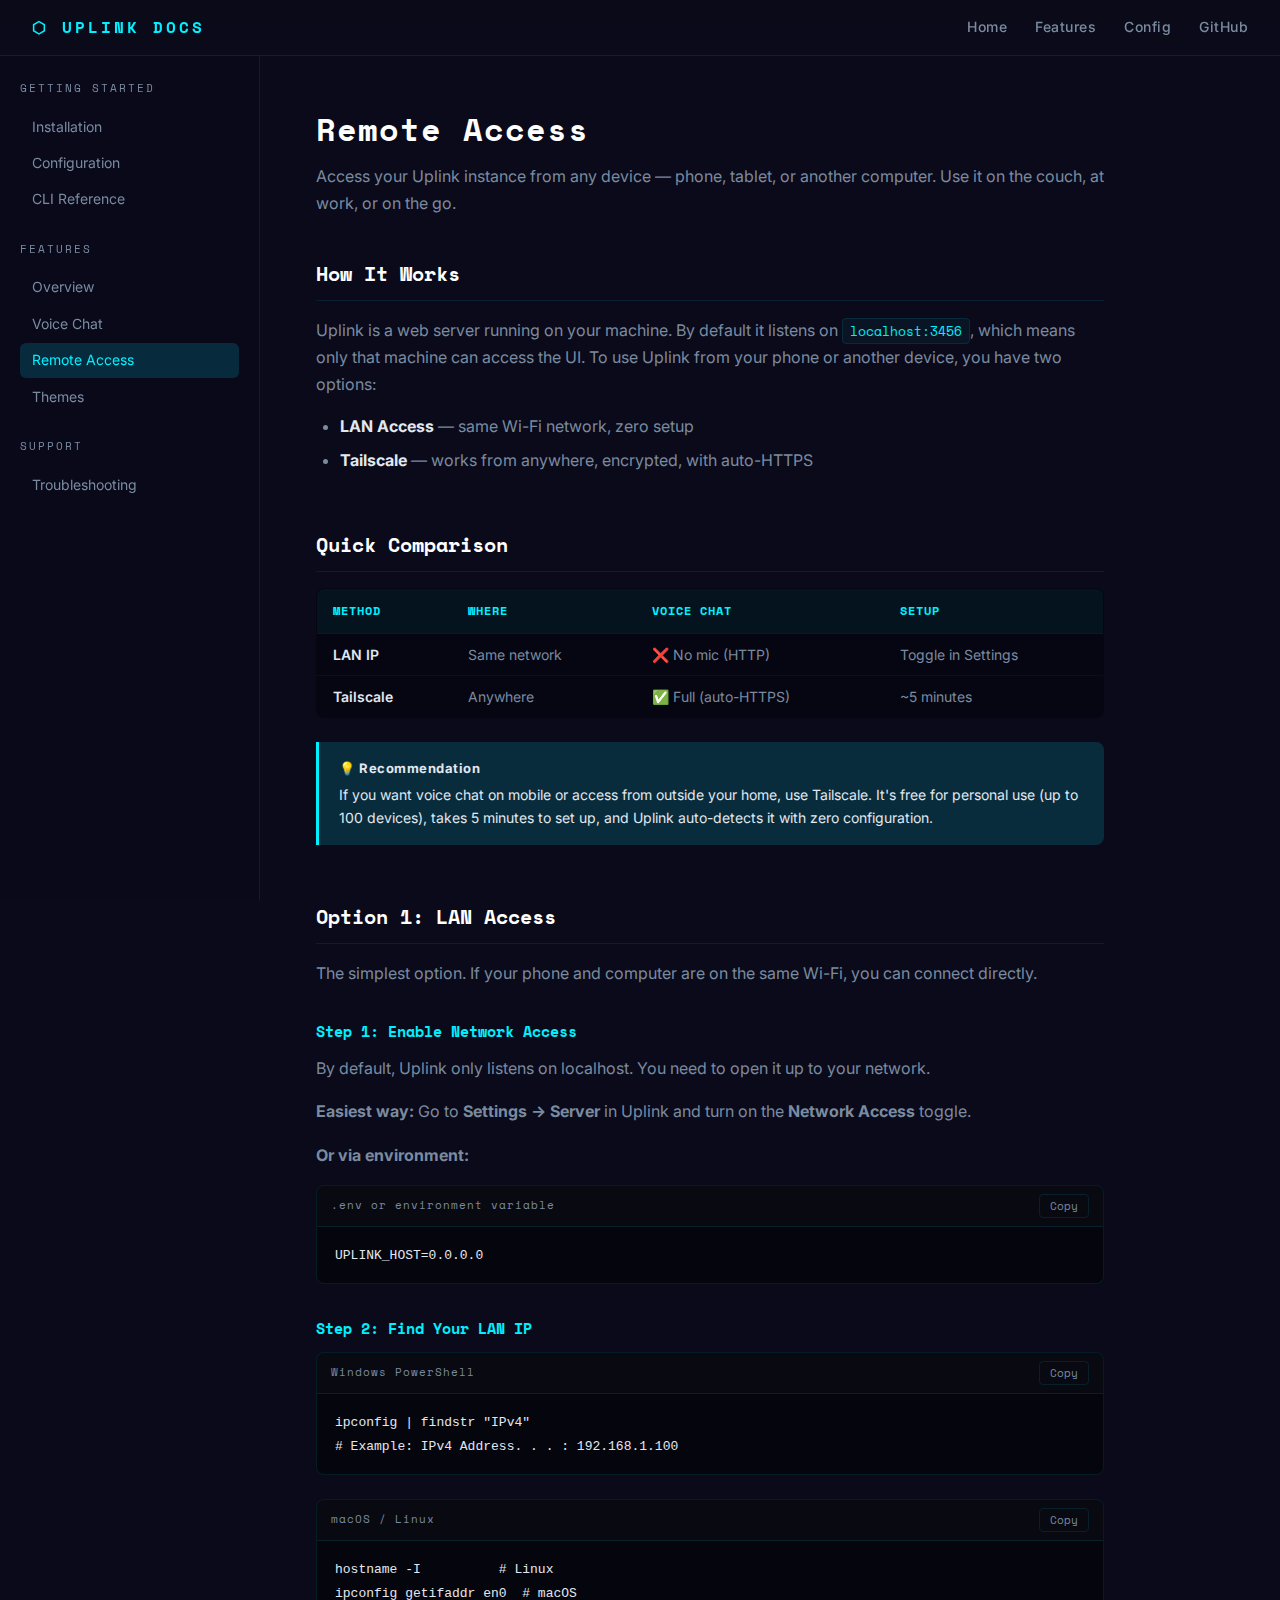
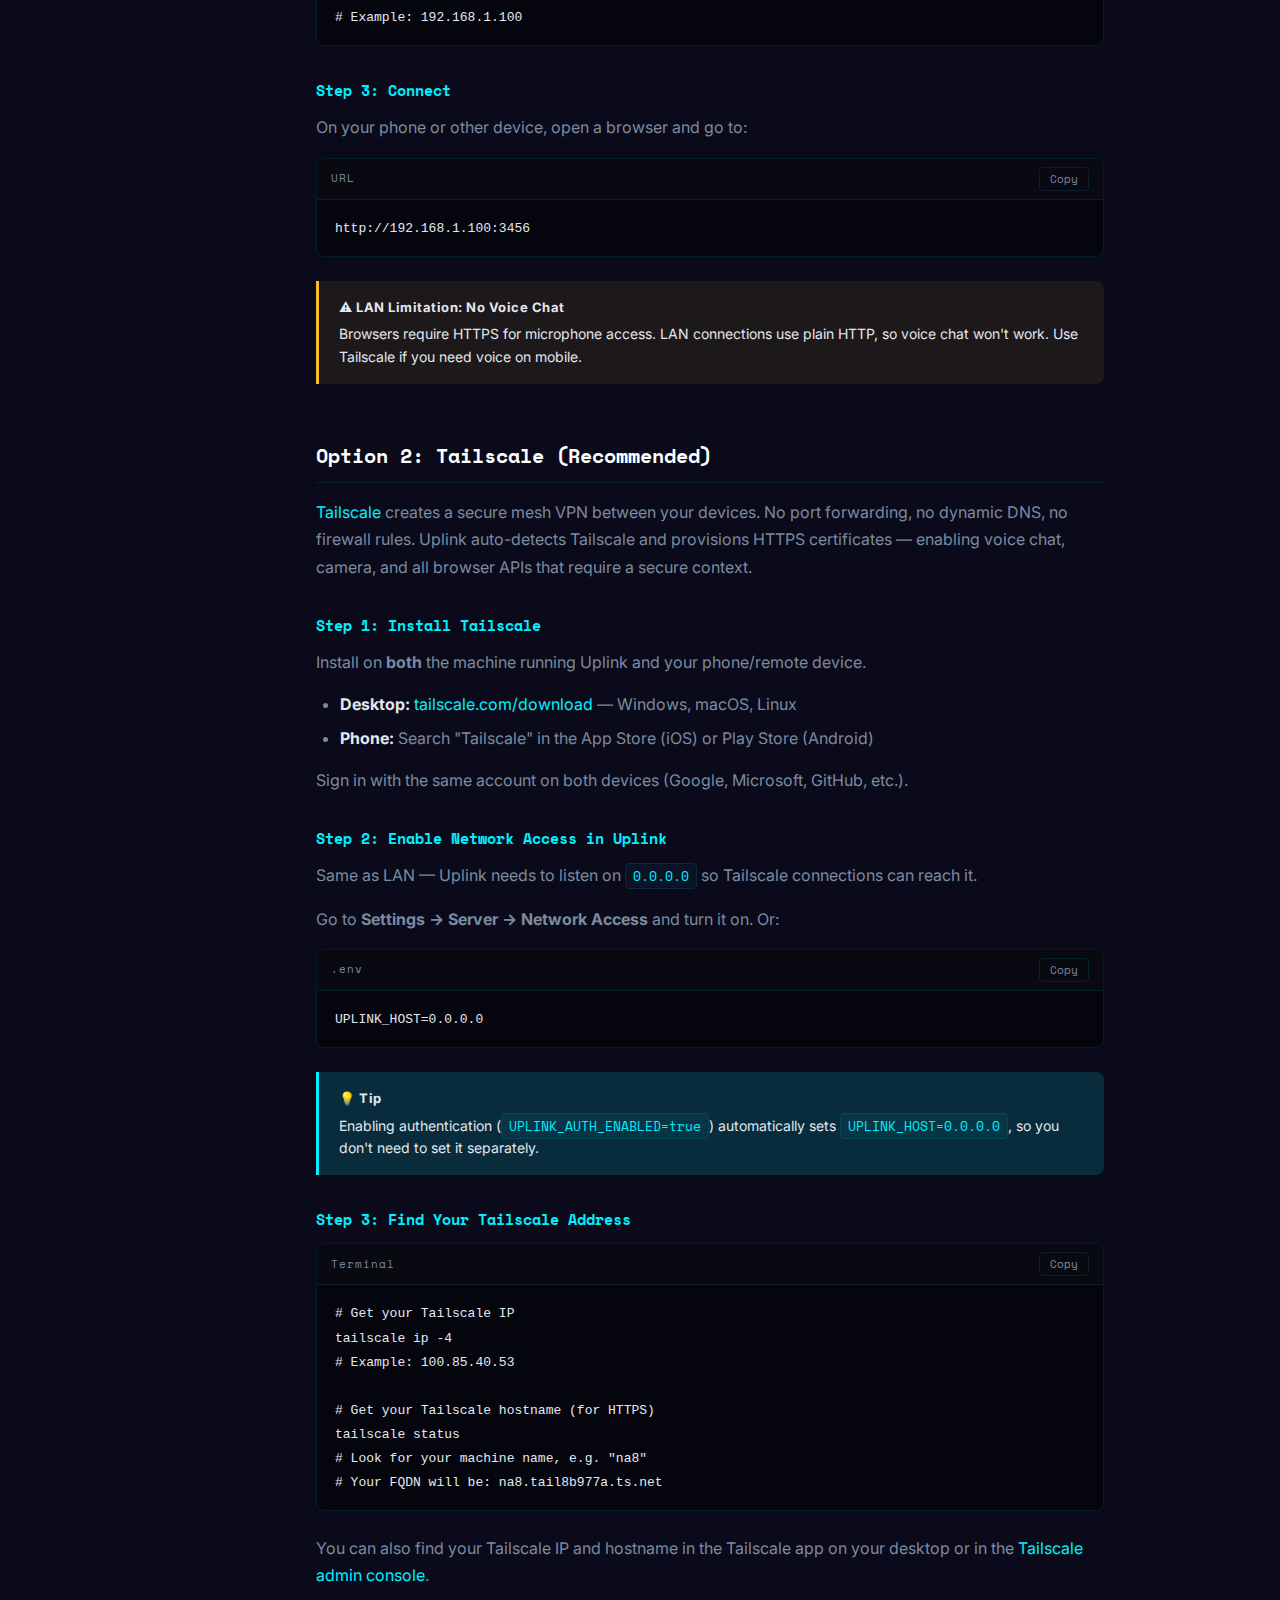
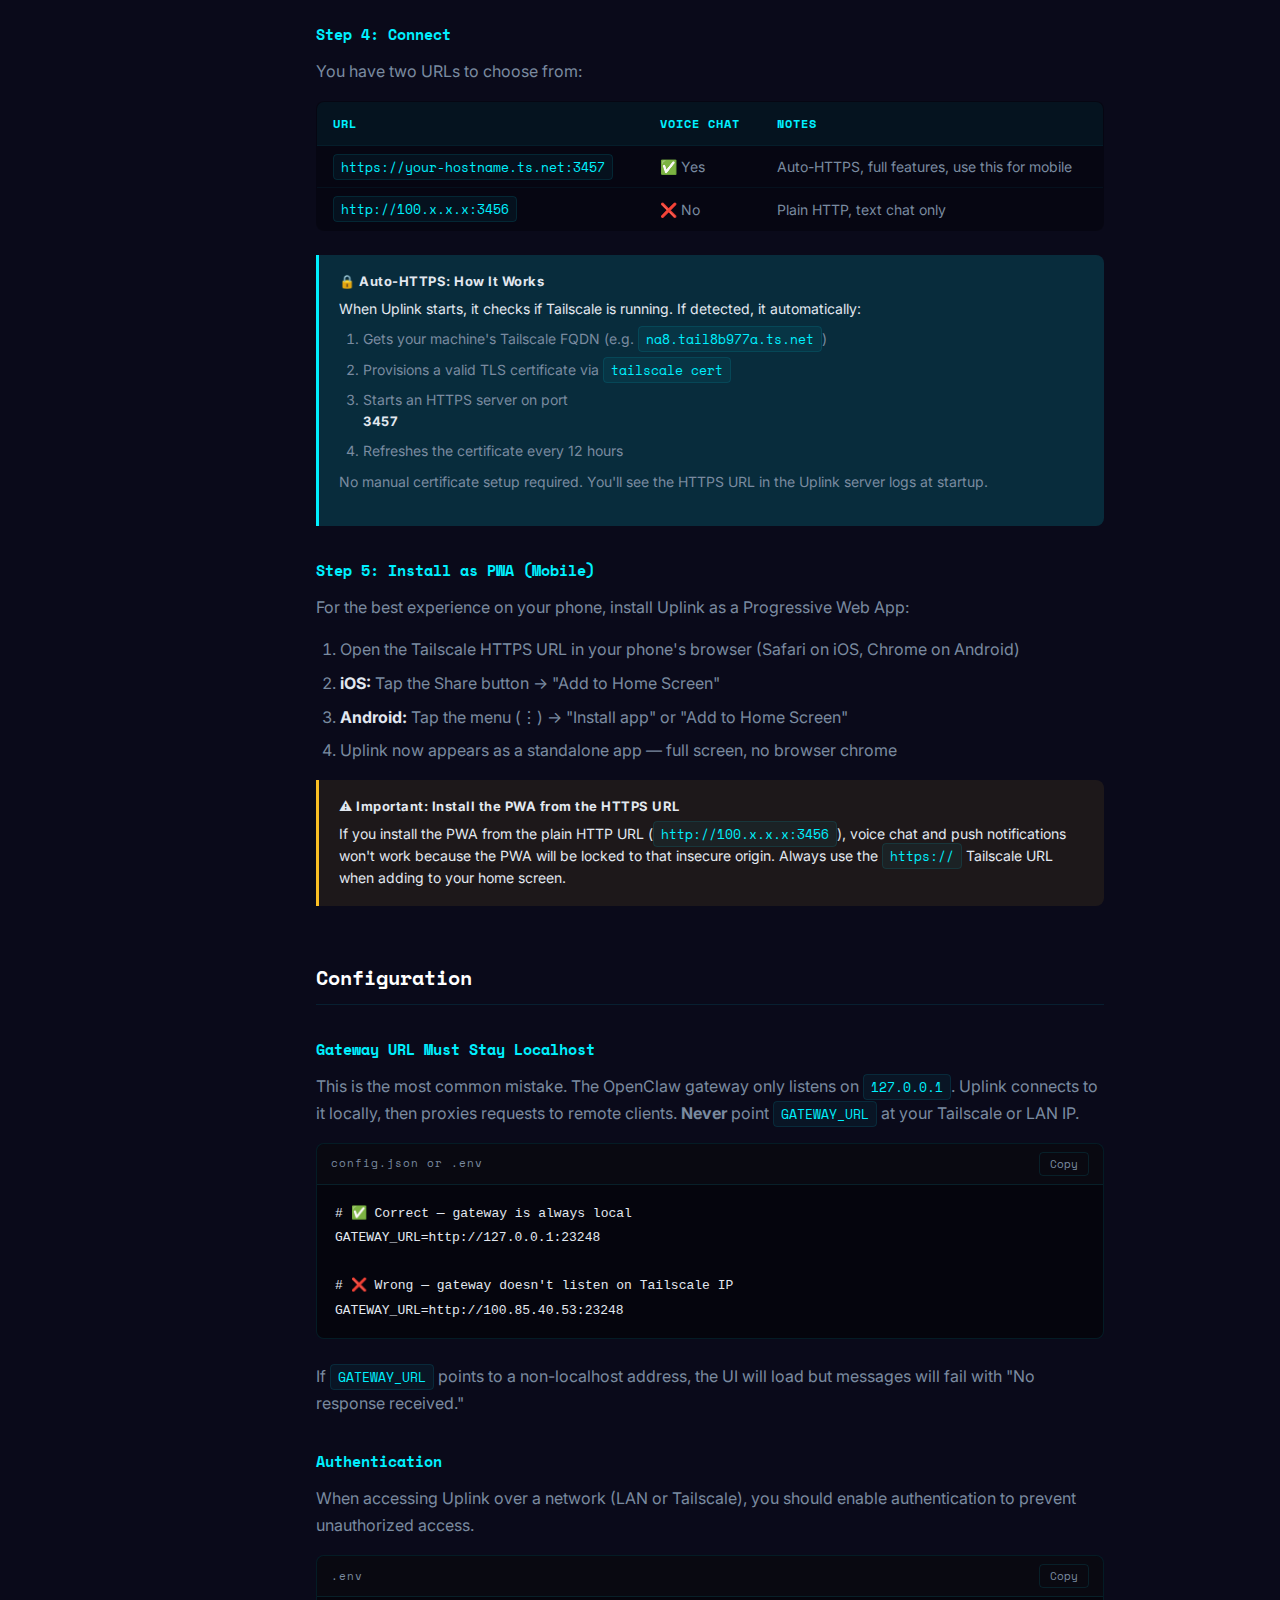
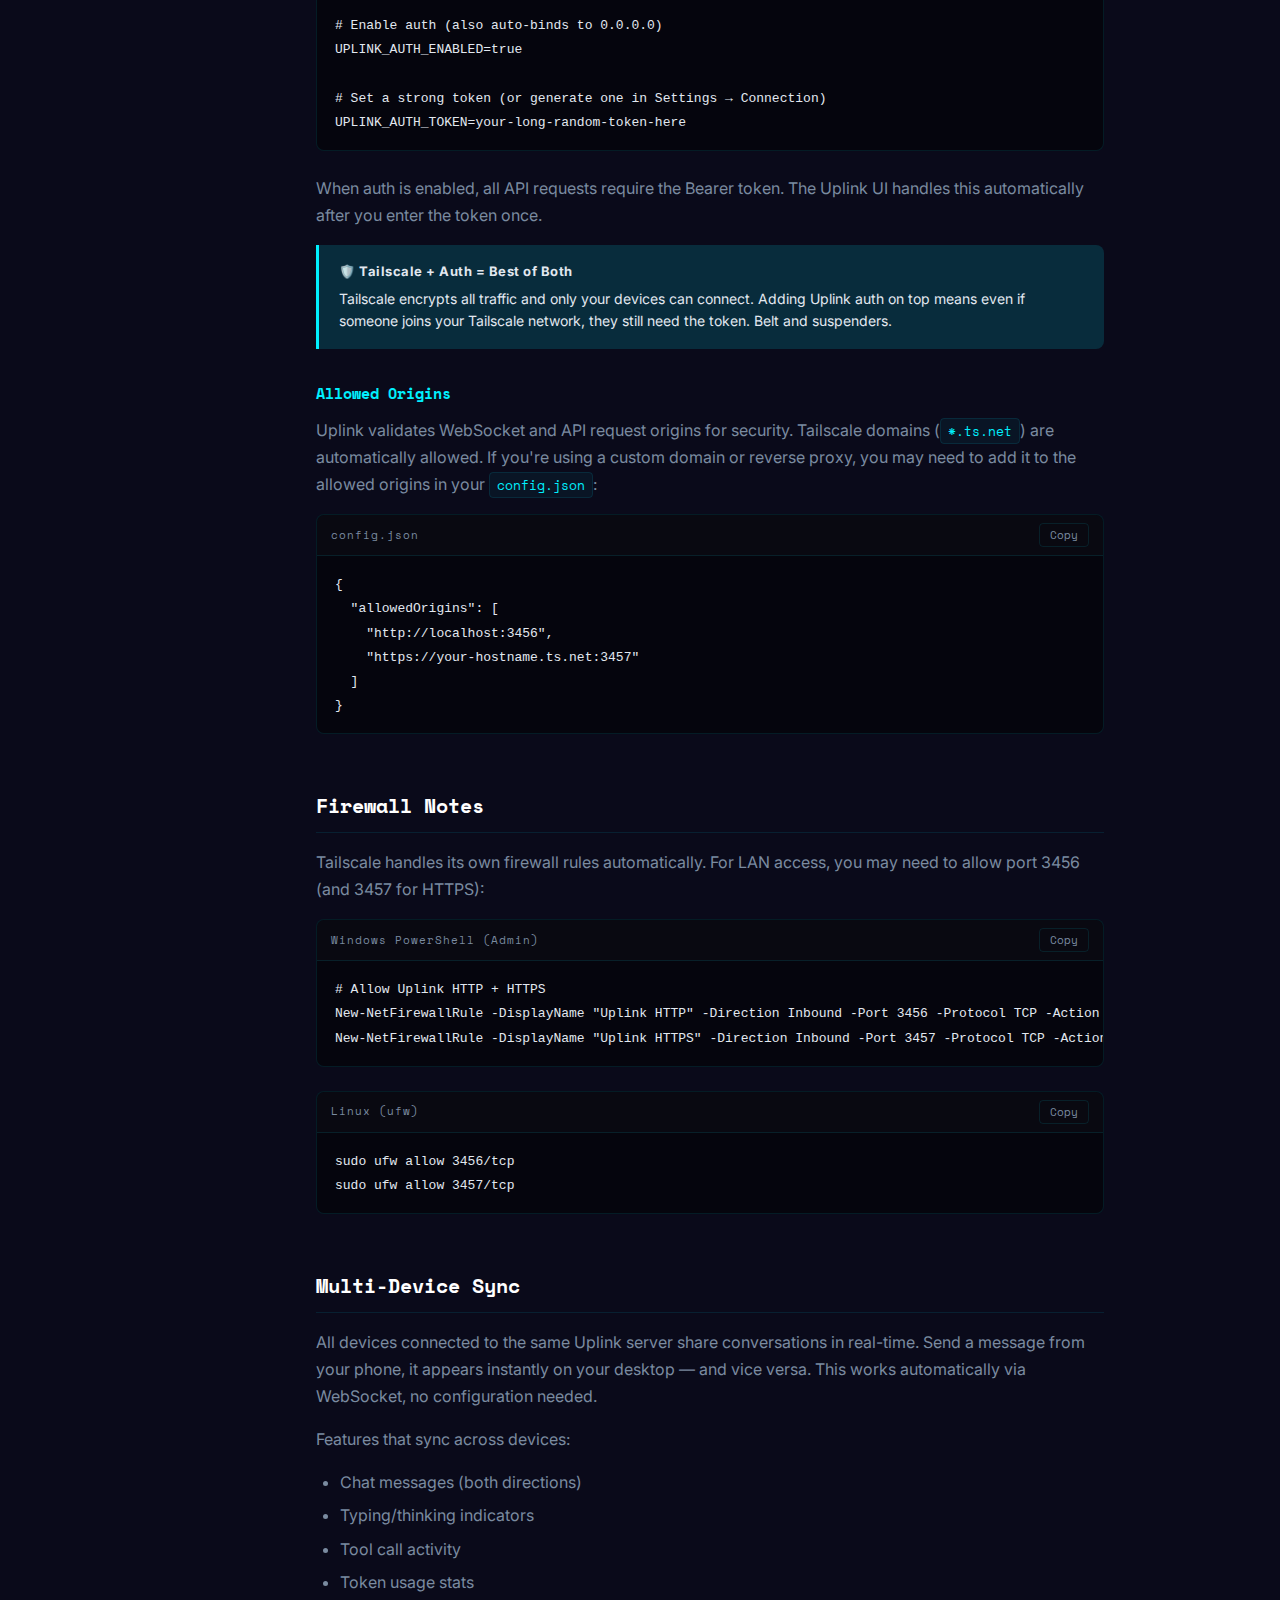
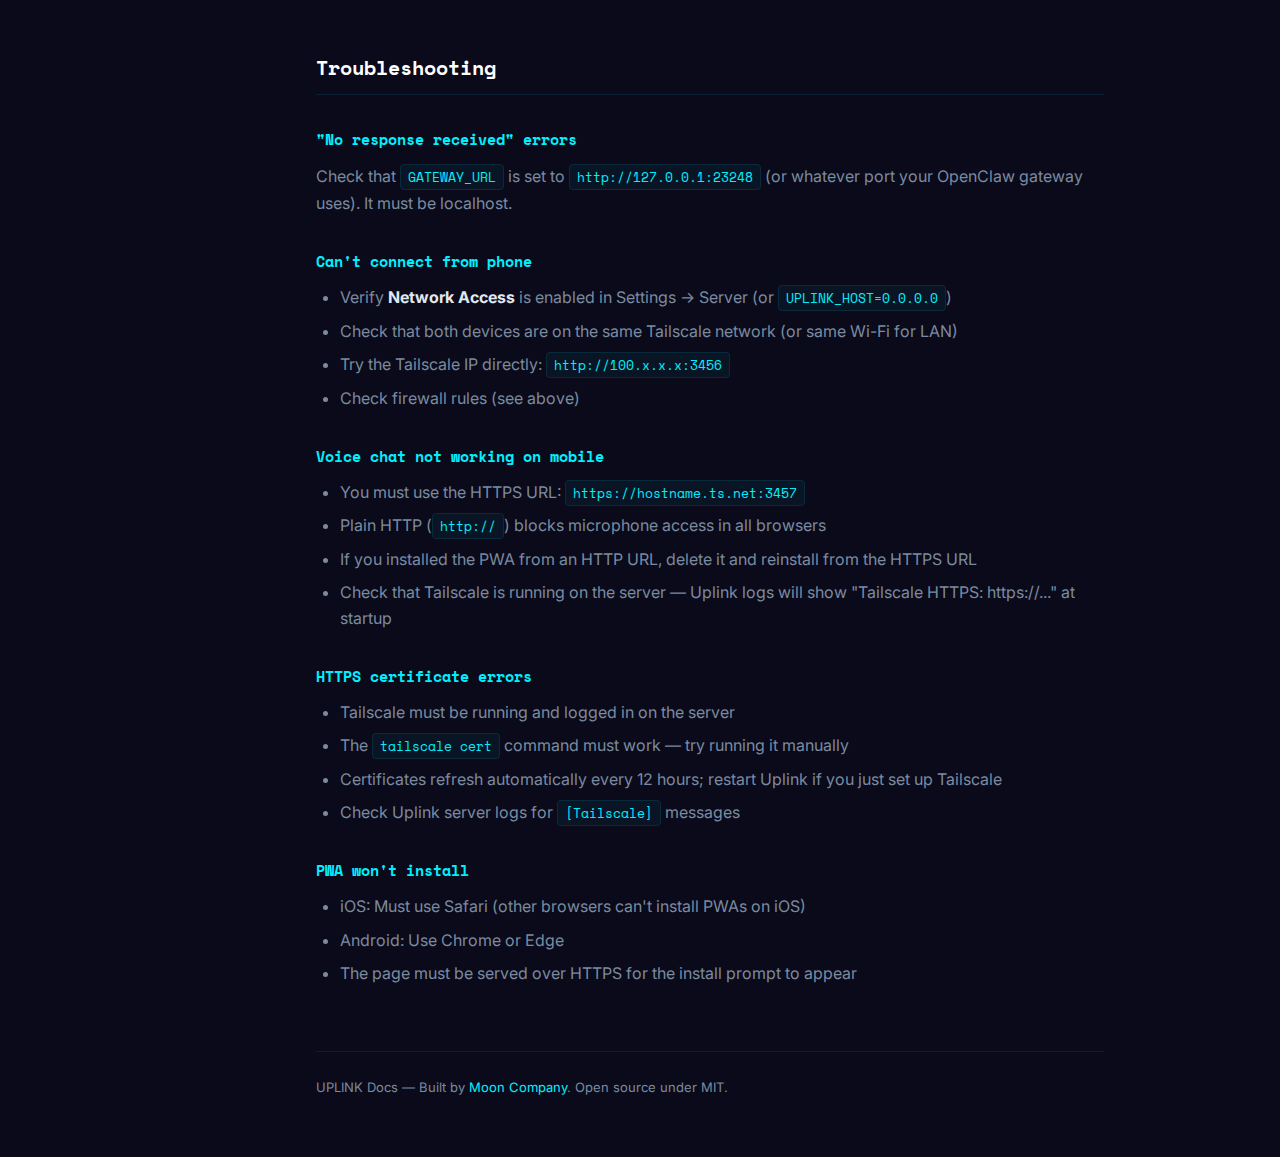
<file: remote-access.html>
<!DOCTYPE html>
<html lang="en">
<head>
  <meta charset="UTF-8">
  <meta name="viewport" content="width=device-width, initial-scale=1.0">
  <title>Remote Access — UPLINK Docs</title>
  <link rel="preconnect" href="https://fonts.googleapis.com">
  <link href="https://fonts.googleapis.com/css2?family=Space+Mono:wght@400;700&family=Inter:wght@400;500;600&display=swap" rel="stylesheet">
  <link rel="stylesheet" href="css/docs.css">
</head>
<body>
  <header class="topbar">
    <a href="/" class="logo">⬡ UPLINK DOCS</a>
    <nav class="topnav">
      <a href="/">Home</a>
      <a href="features.html">Features</a>
      <a href="configuration.html">Config</a>
      <a href="https://github.com/mooncompany/uplink" target="_blank">GitHub</a>
    </nav>
    <button class="hamburger" id="hamburger" aria-label="Menu">
      <span></span><span></span><span></span>
    </button>
  </header>

  <div class="docs-layout">
    <aside class="sidebar">
      <div class="sidebar-section">
        <div class="sidebar-title">Getting Started</div>
        <a href="getting-started.html">Installation</a>
        <a href="configuration.html">Configuration</a>
        <a href="cli.html">CLI Reference</a>
      </div>
      <div class="sidebar-section">
        <div class="sidebar-title">Features</div>
        <a href="features.html">Overview</a>
        <a href="voice-chat.html">Voice Chat</a>
        <a href="remote-access.html" class="active">Remote Access</a>
        <a href="themes.html">Themes</a>
      </div>
      <div class="sidebar-section">
        <div class="sidebar-title">Support</div>
        <a href="troubleshooting.html">Troubleshooting</a>
      </div>
    </aside>

    <main class="docs-content">
      <h1>Remote Access</h1>
      <p class="subtitle">Access your Uplink instance from any device — phone, tablet, or another computer. Use it on the couch, at work, or on the go.</p>

      <h2>How It Works</h2>
      <p>Uplink is a web server running on your machine. By default it listens on <code>localhost:3456</code>, which means only that machine can access the UI. To use Uplink from your phone or another device, you have two options:</p>
      <ul>
        <li><strong>LAN Access</strong> — same Wi-Fi network, zero setup</li>
        <li><strong>Tailscale</strong> — works from anywhere, encrypted, with auto-HTTPS</li>
      </ul>

      <h2>Quick Comparison</h2>
      <div class="table-wrap">
        <table>
          <thead>
            <tr><th>Method</th><th>Where</th><th>Voice Chat</th><th>Setup</th></tr>
          </thead>
          <tbody>
            <tr><td><strong>LAN IP</strong></td><td>Same network</td><td>❌ No mic (HTTP)</td><td>Toggle in Settings</td></tr>
            <tr><td><strong>Tailscale</strong></td><td>Anywhere</td><td>✅ Full (auto-HTTPS)</td><td>~5 minutes</td></tr>
          </tbody>
        </table>
      </div>

      <div class="callout">
        <strong>💡 Recommendation</strong>
        If you want voice chat on mobile or access from outside your home, use Tailscale. It's free for personal use (up to 100 devices), takes 5 minutes to set up, and Uplink auto-detects it with zero configuration.
      </div>

      <!-- ═══════════════════════════════════════════════ -->

      <h2>Option 1: LAN Access</h2>
      <p>The simplest option. If your phone and computer are on the same Wi-Fi, you can connect directly.</p>

      <h3>Step 1: Enable Network Access</h3>
      <p>By default, Uplink only listens on localhost. You need to open it up to your network.</p>
      <p><strong>Easiest way:</strong> Go to <strong>Settings → Server</strong> in Uplink and turn on the <strong>Network Access</strong> toggle.</p>
      <p><strong>Or via environment:</strong></p>

      <div class="code-block">
        <div class="code-block-header">
          <span>.env or environment variable</span>
          <button class="copy-btn">Copy</button>
        </div>
        <pre><code>UPLINK_HOST=0.0.0.0</code></pre>
      </div>

      <h3>Step 2: Find Your LAN IP</h3>
      <div class="code-block">
        <div class="code-block-header">
          <span>Windows PowerShell</span>
          <button class="copy-btn">Copy</button>
        </div>
        <pre><code>ipconfig | findstr "IPv4"
# Example: IPv4 Address. . . : 192.168.1.100</code></pre>
      </div>

      <div class="code-block">
        <div class="code-block-header">
          <span>macOS / Linux</span>
          <button class="copy-btn">Copy</button>
        </div>
        <pre><code>hostname -I          # Linux
ipconfig getifaddr en0  # macOS
# Example: 192.168.1.100</code></pre>
      </div>

      <h3>Step 3: Connect</h3>
      <p>On your phone or other device, open a browser and go to:</p>
      <div class="code-block">
        <div class="code-block-header">
          <span>URL</span>
          <button class="copy-btn">Copy</button>
        </div>
        <pre><code>http://192.168.1.100:3456</code></pre>
      </div>

      <div class="callout warning">
        <strong>⚠ LAN Limitation: No Voice Chat</strong>
        Browsers require HTTPS for microphone access. LAN connections use plain HTTP, so voice chat won't work. Use Tailscale if you need voice on mobile.
      </div>

      <!-- ═══════════════════════════════════════════════ -->

      <h2>Option 2: Tailscale (Recommended)</h2>
      <p><a href="https://tailscale.com" target="_blank">Tailscale</a> creates a secure mesh VPN between your devices. No port forwarding, no dynamic DNS, no firewall rules. Uplink auto-detects Tailscale and provisions HTTPS certificates — enabling voice chat, camera, and all browser APIs that require a secure context.</p>

      <h3>Step 1: Install Tailscale</h3>
      <p>Install on <strong>both</strong> the machine running Uplink and your phone/remote device.</p>
      <ul>
        <li><strong>Desktop:</strong> <a href="https://tailscale.com/download" target="_blank">tailscale.com/download</a> — Windows, macOS, Linux</li>
        <li><strong>Phone:</strong> Search "Tailscale" in the App Store (iOS) or Play Store (Android)</li>
      </ul>
      <p>Sign in with the same account on both devices (Google, Microsoft, GitHub, etc.).</p>

      <h3>Step 2: Enable Network Access in Uplink</h3>
      <p>Same as LAN — Uplink needs to listen on <code>0.0.0.0</code> so Tailscale connections can reach it.</p>
      <p>Go to <strong>Settings → Server → Network Access</strong> and turn it on. Or:</p>
      <div class="code-block">
        <div class="code-block-header">
          <span>.env</span>
          <button class="copy-btn">Copy</button>
        </div>
        <pre><code>UPLINK_HOST=0.0.0.0</code></pre>
      </div>

      <div class="callout">
        <strong>💡 Tip</strong>
        Enabling authentication (<code>UPLINK_AUTH_ENABLED=true</code>) automatically sets <code>UPLINK_HOST=0.0.0.0</code>, so you don't need to set it separately.
      </div>

      <h3>Step 3: Find Your Tailscale Address</h3>
      <div class="code-block">
        <div class="code-block-header">
          <span>Terminal</span>
          <button class="copy-btn">Copy</button>
        </div>
        <pre><code># Get your Tailscale IP
tailscale ip -4
# Example: 100.85.40.53

# Get your Tailscale hostname (for HTTPS)
tailscale status
# Look for your machine name, e.g. "na8"
# Your FQDN will be: na8.tail8b977a.ts.net</code></pre>
      </div>

      <p>You can also find your Tailscale IP and hostname in the Tailscale app on your desktop or in the <a href="https://login.tailscale.com/admin/machines" target="_blank">Tailscale admin console</a>.</p>

      <h3>Step 4: Connect</h3>
      <p>You have two URLs to choose from:</p>

      <div class="table-wrap">
        <table>
          <thead>
            <tr><th>URL</th><th>Voice Chat</th><th>Notes</th></tr>
          </thead>
          <tbody>
            <tr>
              <td><code>https://your-hostname.ts.net:3457</code></td>
              <td>✅ Yes</td>
              <td>Auto-HTTPS, full features, use this for mobile</td>
            </tr>
            <tr>
              <td><code>http://100.x.x.x:3456</code></td>
              <td>❌ No</td>
              <td>Plain HTTP, text chat only</td>
            </tr>
          </tbody>
        </table>
      </div>

      <div class="callout">
        <strong>🔒 Auto-HTTPS: How It Works</strong>
        When Uplink starts, it checks if Tailscale is running. If detected, it automatically:
        <ol style="margin-top: 0.5rem; margin-bottom: 0;">
          <li>Gets your machine's Tailscale FQDN (e.g. <code>na8.tail8b977a.ts.net</code>)</li>
          <li>Provisions a valid TLS certificate via <code>tailscale cert</code></li>
          <li>Starts an HTTPS server on port <strong>3457</strong></li>
          <li>Refreshes the certificate every 12 hours</li>
        </ol>
        <p style="margin-top: 0.5rem;">No manual certificate setup required. You'll see the HTTPS URL in the Uplink server logs at startup.</p>
      </div>

      <h3>Step 5: Install as PWA (Mobile)</h3>
      <p>For the best experience on your phone, install Uplink as a Progressive Web App:</p>
      <ol>
        <li>Open the Tailscale HTTPS URL in your phone's browser (Safari on iOS, Chrome on Android)</li>
        <li><strong>iOS:</strong> Tap the Share button → "Add to Home Screen"</li>
        <li><strong>Android:</strong> Tap the menu (⋮) → "Install app" or "Add to Home Screen"</li>
        <li>Uplink now appears as a standalone app — full screen, no browser chrome</li>
      </ol>

      <div class="callout warning">
        <strong>⚠ Important: Install the PWA from the HTTPS URL</strong>
        If you install the PWA from the plain HTTP URL (<code>http://100.x.x.x:3456</code>), voice chat and push notifications won't work because the PWA will be locked to that insecure origin. Always use the <code>https://</code> Tailscale URL when adding to your home screen.
      </div>

      <!-- ═══════════════════════════════════════════════ -->

      <h2>Configuration</h2>

      <h3>Gateway URL Must Stay Localhost</h3>
      <p>This is the most common mistake. The OpenClaw gateway only listens on <code>127.0.0.1</code>. Uplink connects to it locally, then proxies requests to remote clients. <strong>Never</strong> point <code>GATEWAY_URL</code> at your Tailscale or LAN IP.</p>

      <div class="code-block">
        <div class="code-block-header">
          <span>config.json or .env</span>
          <button class="copy-btn">Copy</button>
        </div>
        <pre><code># ✅ Correct — gateway is always local
GATEWAY_URL=http://127.0.0.1:23248

# ❌ Wrong — gateway doesn't listen on Tailscale IP
GATEWAY_URL=http://100.85.40.53:23248</code></pre>
      </div>
      <p>If <code>GATEWAY_URL</code> points to a non-localhost address, the UI will load but messages will fail with "No response received."</p>

      <h3>Authentication</h3>
      <p>When accessing Uplink over a network (LAN or Tailscale), you should enable authentication to prevent unauthorized access.</p>

      <div class="code-block">
        <div class="code-block-header">
          <span>.env</span>
          <button class="copy-btn">Copy</button>
        </div>
        <pre><code># Enable auth (also auto-binds to 0.0.0.0)
UPLINK_AUTH_ENABLED=true

# Set a strong token (or generate one in Settings → Connection)
UPLINK_AUTH_TOKEN=your-long-random-token-here</code></pre>
      </div>

      <p>When auth is enabled, all API requests require the Bearer token. The Uplink UI handles this automatically after you enter the token once.</p>

      <div class="callout">
        <strong>🛡️ Tailscale + Auth = Best of Both</strong>
        Tailscale encrypts all traffic and only your devices can connect. Adding Uplink auth on top means even if someone joins your Tailscale network, they still need the token. Belt and suspenders.
      </div>

      <h3>Allowed Origins</h3>
      <p>Uplink validates WebSocket and API request origins for security. Tailscale domains (<code>*.ts.net</code>) are automatically allowed. If you're using a custom domain or reverse proxy, you may need to add it to the allowed origins in your <code>config.json</code>:</p>

      <div class="code-block">
        <div class="code-block-header">
          <span>config.json</span>
          <button class="copy-btn">Copy</button>
        </div>
        <pre><code>{
  "allowedOrigins": [
    "http://localhost:3456",
    "https://your-hostname.ts.net:3457"
  ]
}</code></pre>
      </div>

      <!-- ═══════════════════════════════════════════════ -->

      <h2>Firewall Notes</h2>
      <p>Tailscale handles its own firewall rules automatically. For LAN access, you may need to allow port 3456 (and 3457 for HTTPS):</p>

      <div class="code-block">
        <div class="code-block-header">
          <span>Windows PowerShell (Admin)</span>
          <button class="copy-btn">Copy</button>
        </div>
        <pre><code># Allow Uplink HTTP + HTTPS
New-NetFirewallRule -DisplayName "Uplink HTTP" -Direction Inbound -Port 3456 -Protocol TCP -Action Allow
New-NetFirewallRule -DisplayName "Uplink HTTPS" -Direction Inbound -Port 3457 -Protocol TCP -Action Allow</code></pre>
      </div>

      <div class="code-block">
        <div class="code-block-header">
          <span>Linux (ufw)</span>
          <button class="copy-btn">Copy</button>
        </div>
        <pre><code>sudo ufw allow 3456/tcp
sudo ufw allow 3457/tcp</code></pre>
      </div>

      <!-- ═══════════════════════════════════════════════ -->

      <h2>Multi-Device Sync</h2>
      <p>All devices connected to the same Uplink server share conversations in real-time. Send a message from your phone, it appears instantly on your desktop — and vice versa. This works automatically via WebSocket, no configuration needed.</p>
      <p>Features that sync across devices:</p>
      <ul>
        <li>Chat messages (both directions)</li>
        <li>Typing/thinking indicators</li>
        <li>Tool call activity</li>
        <li>Token usage stats</li>
      </ul>

      <!-- ═══════════════════════════════════════════════ -->

      <h2>Troubleshooting</h2>

      <h3>"No response received" errors</h3>
      <p>Check that <code>GATEWAY_URL</code> is set to <code>http://127.0.0.1:23248</code> (or whatever port your OpenClaw gateway uses). It must be localhost.</p>

      <h3>Can't connect from phone</h3>
      <ul>
        <li>Verify <strong>Network Access</strong> is enabled in Settings → Server (or <code>UPLINK_HOST=0.0.0.0</code>)</li>
        <li>Check that both devices are on the same Tailscale network (or same Wi-Fi for LAN)</li>
        <li>Try the Tailscale IP directly: <code>http://100.x.x.x:3456</code></li>
        <li>Check firewall rules (see above)</li>
      </ul>

      <h3>Voice chat not working on mobile</h3>
      <ul>
        <li>You must use the HTTPS URL: <code>https://hostname.ts.net:3457</code></li>
        <li>Plain HTTP (<code>http://</code>) blocks microphone access in all browsers</li>
        <li>If you installed the PWA from an HTTP URL, delete it and reinstall from the HTTPS URL</li>
        <li>Check that Tailscale is running on the server — Uplink logs will show "Tailscale HTTPS: https://..." at startup</li>
      </ul>

      <h3>HTTPS certificate errors</h3>
      <ul>
        <li>Tailscale must be running and logged in on the server</li>
        <li>The <code>tailscale cert</code> command must work — try running it manually</li>
        <li>Certificates refresh automatically every 12 hours; restart Uplink if you just set up Tailscale</li>
        <li>Check Uplink server logs for <code>[Tailscale]</code> messages</li>
      </ul>

      <h3>PWA won't install</h3>
      <ul>
        <li>iOS: Must use Safari (other browsers can't install PWAs on iOS)</li>
        <li>Android: Use Chrome or Edge</li>
        <li>The page must be served over HTTPS for the install prompt to appear</li>
      </ul>

      <div class="docs-footer">
        <p>UPLINK Docs — Built by <a href="https://moonco.pro" target="_blank">Moon Company</a>. Open source under MIT.</p>
      </div>
    </main>
  </div>

  <script src="js/docs.js"></script>
</body>
</html>
</file>
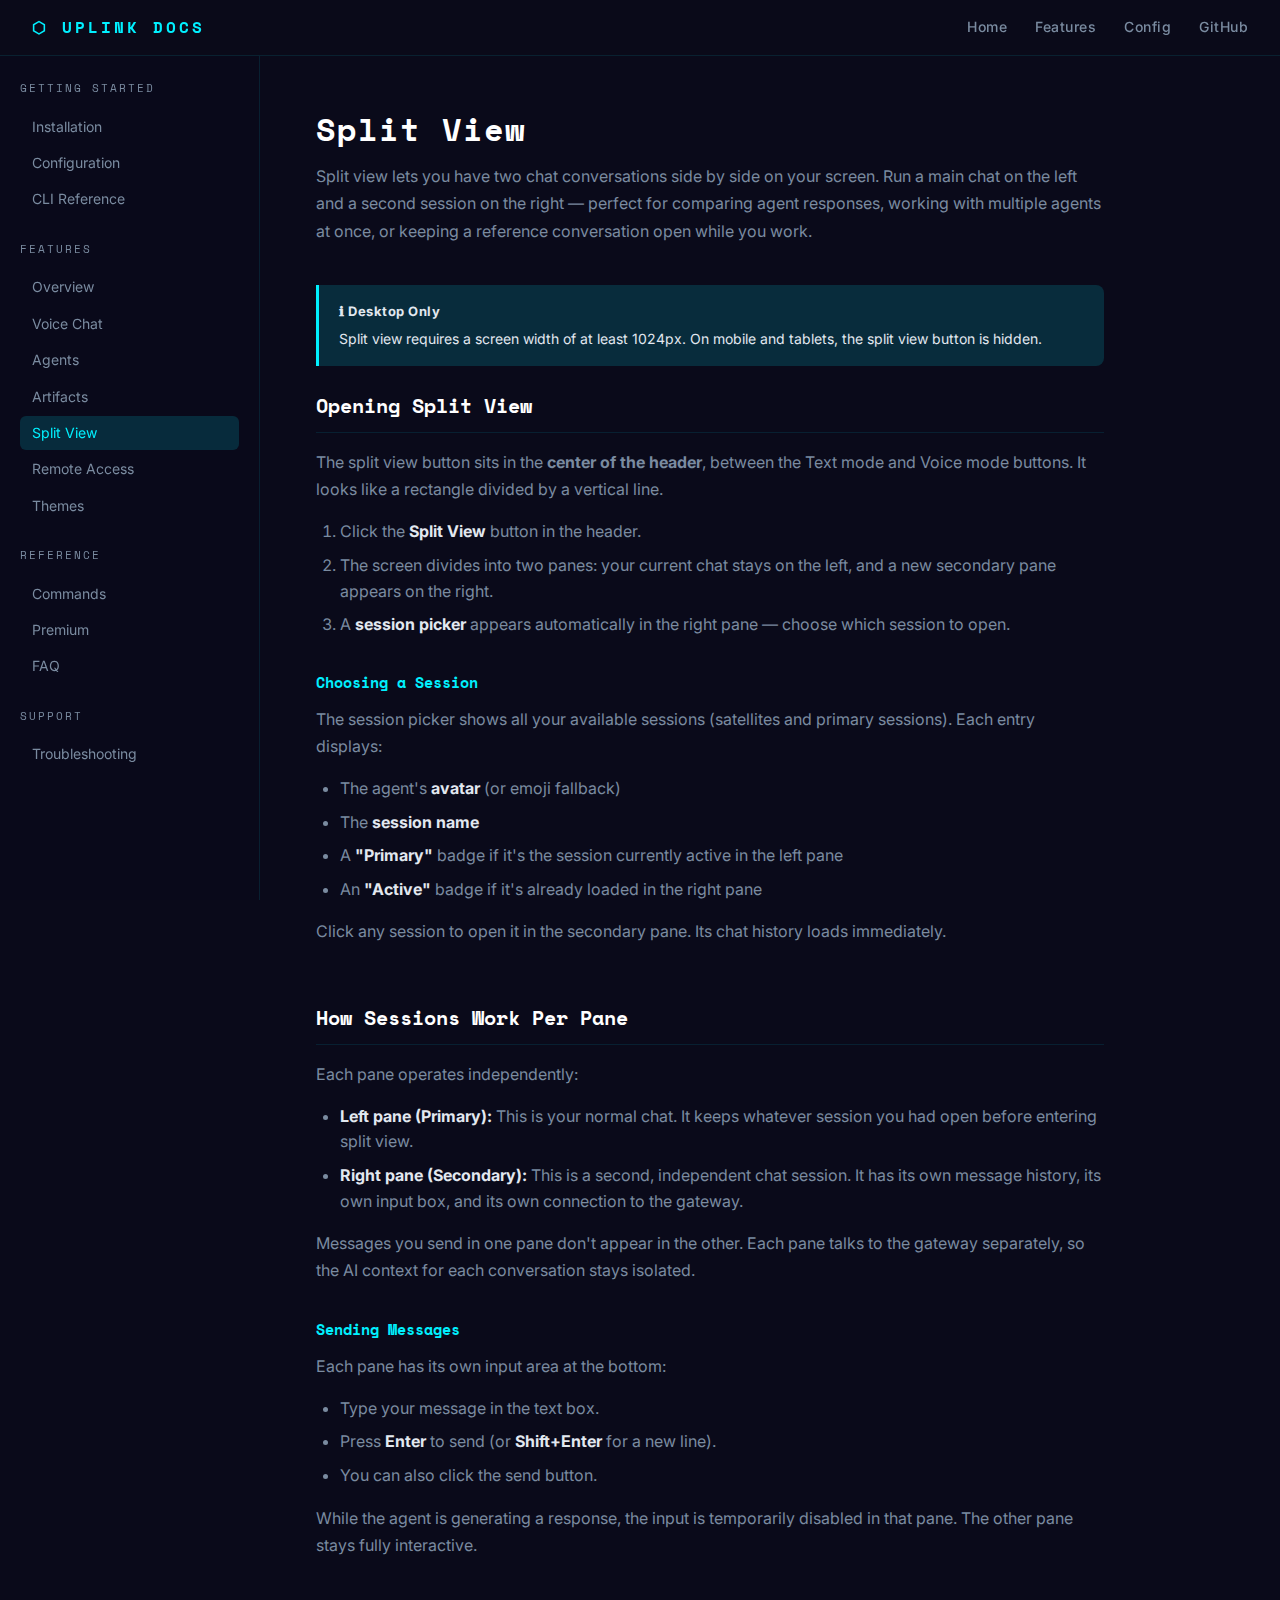
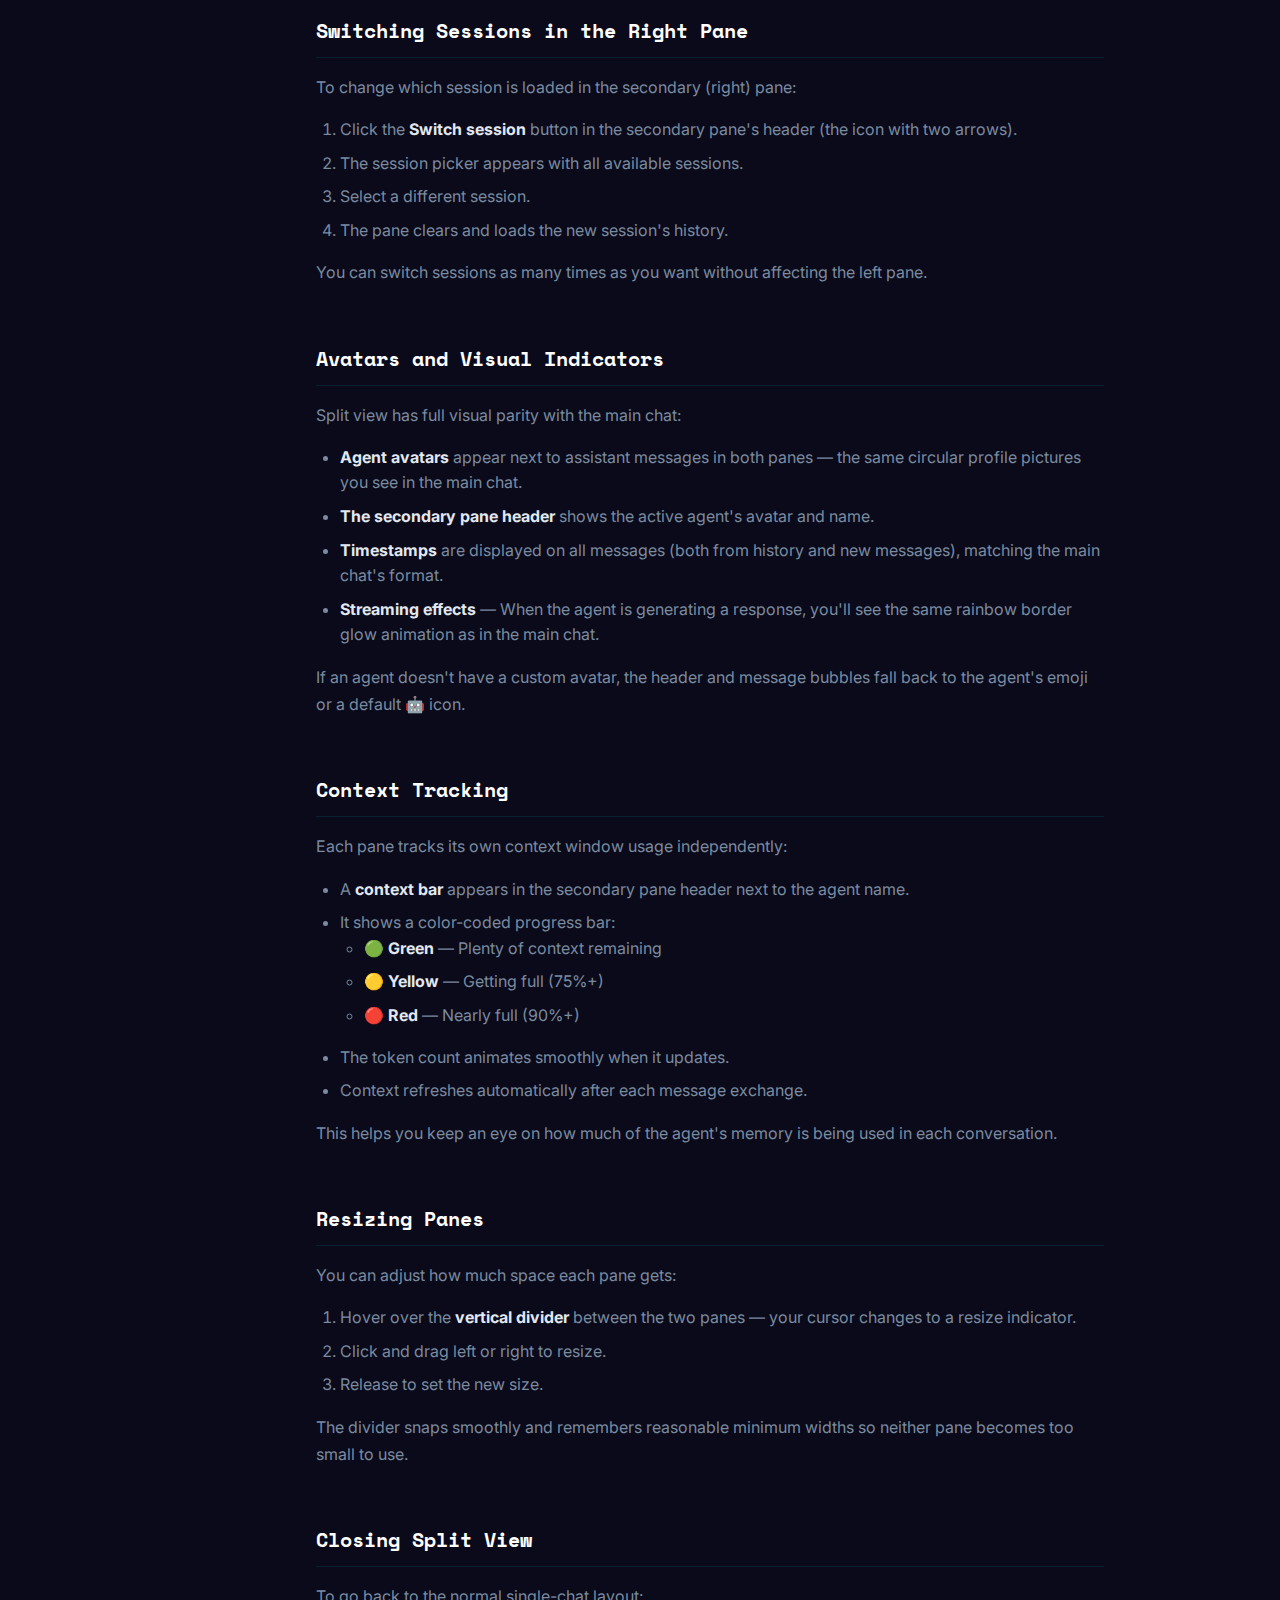
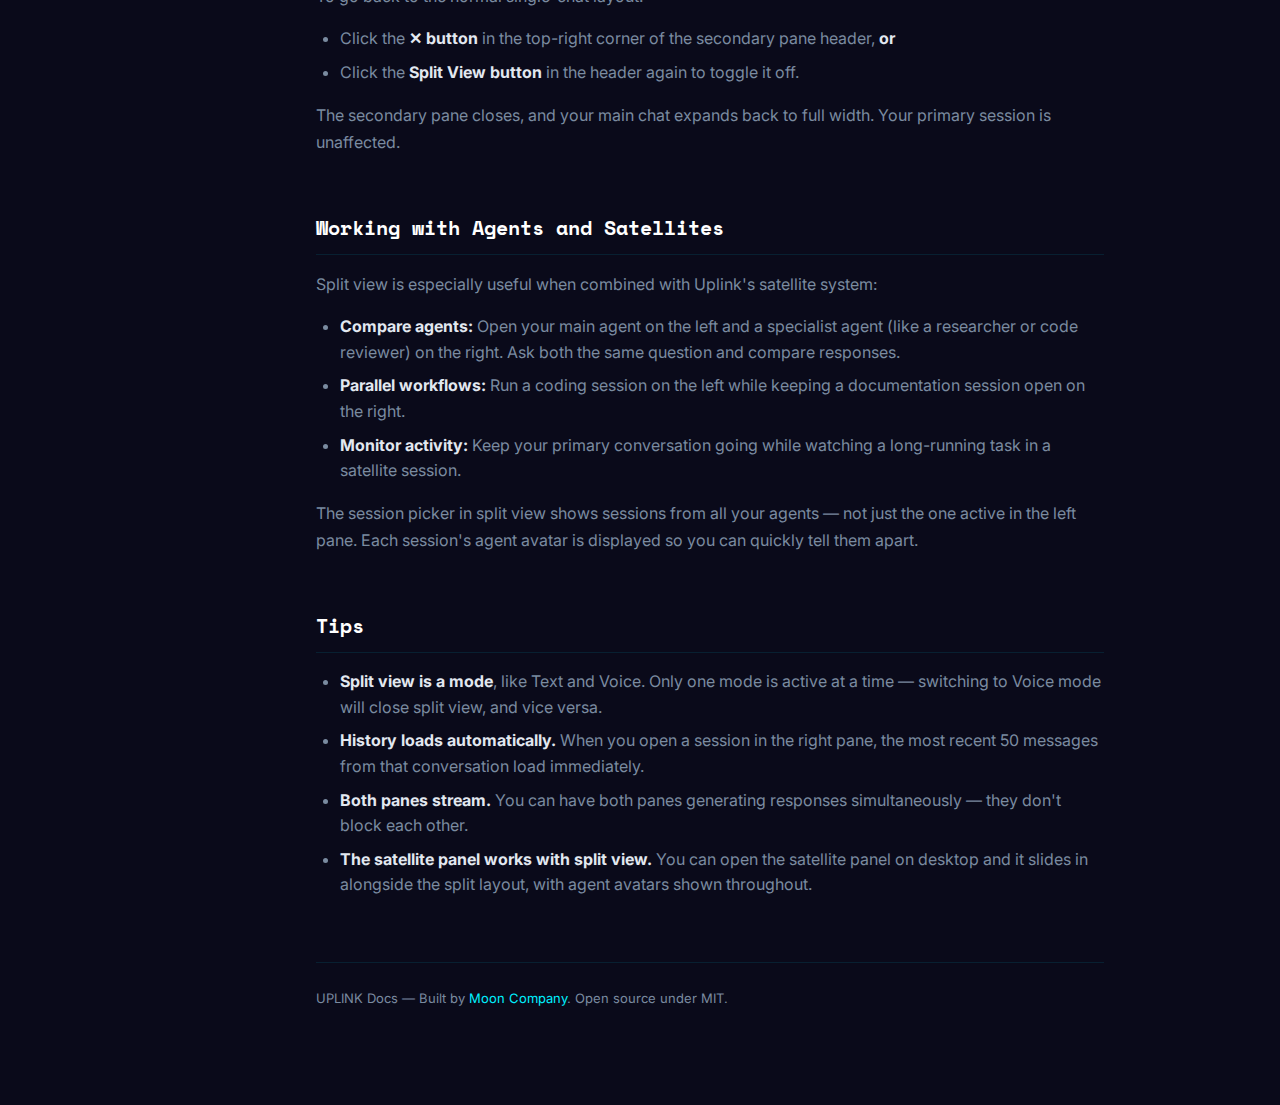
<file: split-view.html>
<!DOCTYPE html>
<html lang="en">
<head>
  <meta charset="UTF-8">
  <meta name="viewport" content="width=device-width, initial-scale=1.0">
  <title>Split View — UPLINK Docs</title>
  <link rel="preconnect" href="https://fonts.googleapis.com">
  <link href="https://fonts.googleapis.com/css2?family=Space+Mono:wght@400;700&family=Inter:wght@400;500;600&display=swap" rel="stylesheet">
  <link rel="stylesheet" href="css/docs.css">
</head>
<body>
  <header class="topbar">
    <a href="/" class="logo">⬡ UPLINK DOCS</a>
    <nav class="topnav">
      <a href="/">Home</a>
      <a href="features.html">Features</a>
      <a href="configuration.html">Config</a>
      <a href="https://github.com/mooncompany/uplink" target="_blank">GitHub</a>
    </nav>
    <button class="hamburger" id="hamburger" aria-label="Menu">
      <span></span><span></span><span></span>
    </button>
  </header>

  <div class="docs-layout">
    <aside class="sidebar">
      <div class="sidebar-section">
        <div class="sidebar-title">Getting Started</div>
        <a href="getting-started.html">Installation</a>
        <a href="configuration.html">Configuration</a>
        <a href="cli.html">CLI Reference</a>
      </div>
      <div class="sidebar-section">
        <div class="sidebar-title">Features</div>
        <a href="features.html">Overview</a>
        <a href="voice-chat.html">Voice Chat</a>
        <a href="agents.html">Agents</a>
        <a href="artifacts.html">Artifacts</a>
        <a href="split-view.html" class="active">Split View</a>
        <a href="remote-access.html">Remote Access</a>
        <a href="themes.html">Themes</a>
      </div>
      <div class="sidebar-section">
        <div class="sidebar-title">Reference</div>
        <a href="commands.html">Commands</a>
        <a href="premium.html">Premium</a>
        <a href="faq.html">FAQ</a>
      </div>
      <div class="sidebar-section">
        <div class="sidebar-title">Support</div>
        <a href="troubleshooting.html">Troubleshooting</a>
      </div>
    </aside>

    <main class="docs-content">
      <h1>Split View</h1>
      <p class="subtitle">Split view lets you have two chat conversations side by side on your screen. Run a main chat on the left and a second session on the right — perfect for comparing agent responses, working with multiple agents at once, or keeping a reference conversation open while you work.</p>

      <div class="callout">
        <strong>ℹ Desktop Only</strong>
        Split view requires a screen width of at least 1024px. On mobile and tablets, the split view button is hidden.
      </div>

      <h2>Opening Split View</h2>
      <p>The split view button sits in the <strong>center of the header</strong>, between the Text mode and Voice mode buttons. It looks like a rectangle divided by a vertical line.</p>
      <ol>
        <li>Click the <strong>Split View</strong> button in the header.</li>
        <li>The screen divides into two panes: your current chat stays on the left, and a new secondary pane appears on the right.</li>
        <li>A <strong>session picker</strong> appears automatically in the right pane — choose which session to open.</li>
      </ol>

      <h3>Choosing a Session</h3>
      <p>The session picker shows all your available sessions (satellites and primary sessions). Each entry displays:</p>
      <ul>
        <li>The agent's <strong>avatar</strong> (or emoji fallback)</li>
        <li>The <strong>session name</strong></li>
        <li>A <strong>"Primary"</strong> badge if it's the session currently active in the left pane</li>
        <li>An <strong>"Active"</strong> badge if it's already loaded in the right pane</li>
      </ul>
      <p>Click any session to open it in the secondary pane. Its chat history loads immediately.</p>

      <h2>How Sessions Work Per Pane</h2>
      <p>Each pane operates independently:</p>
      <ul>
        <li><strong>Left pane (Primary):</strong> This is your normal chat. It keeps whatever session you had open before entering split view.</li>
        <li><strong>Right pane (Secondary):</strong> This is a second, independent chat session. It has its own message history, its own input box, and its own connection to the gateway.</li>
      </ul>
      <p>Messages you send in one pane don't appear in the other. Each pane talks to the gateway separately, so the AI context for each conversation stays isolated.</p>

      <h3>Sending Messages</h3>
      <p>Each pane has its own input area at the bottom:</p>
      <ul>
        <li>Type your message in the text box.</li>
        <li>Press <strong>Enter</strong> to send (or <strong>Shift+Enter</strong> for a new line).</li>
        <li>You can also click the send button.</li>
      </ul>
      <p>While the agent is generating a response, the input is temporarily disabled in that pane. The other pane stays fully interactive.</p>

      <h2>Switching Sessions in the Right Pane</h2>
      <p>To change which session is loaded in the secondary (right) pane:</p>
      <ol>
        <li>Click the <strong>Switch session</strong> button in the secondary pane's header (the icon with two arrows).</li>
        <li>The session picker appears with all available sessions.</li>
        <li>Select a different session.</li>
        <li>The pane clears and loads the new session's history.</li>
      </ol>
      <p>You can switch sessions as many times as you want without affecting the left pane.</p>

      <h2>Avatars and Visual Indicators</h2>
      <p>Split view has full visual parity with the main chat:</p>
      <ul>
        <li><strong>Agent avatars</strong> appear next to assistant messages in both panes — the same circular profile pictures you see in the main chat.</li>
        <li><strong>The secondary pane header</strong> shows the active agent's avatar and name.</li>
        <li><strong>Timestamps</strong> are displayed on all messages (both from history and new messages), matching the main chat's format.</li>
        <li><strong>Streaming effects</strong> — When the agent is generating a response, you'll see the same rainbow border glow animation as in the main chat.</li>
      </ul>
      <p>If an agent doesn't have a custom avatar, the header and message bubbles fall back to the agent's emoji or a default 🤖 icon.</p>

      <h2>Context Tracking</h2>
      <p>Each pane tracks its own context window usage independently:</p>
      <ul>
        <li>A <strong>context bar</strong> appears in the secondary pane header next to the agent name.</li>
        <li>It shows a color-coded progress bar:
          <ul>
            <li>🟢 <strong>Green</strong> — Plenty of context remaining</li>
            <li>🟡 <strong>Yellow</strong> — Getting full (75%+)</li>
            <li>🔴 <strong>Red</strong> — Nearly full (90%+)</li>
          </ul>
        </li>
        <li>The token count animates smoothly when it updates.</li>
        <li>Context refreshes automatically after each message exchange.</li>
      </ul>
      <p>This helps you keep an eye on how much of the agent's memory is being used in each conversation.</p>

      <h2>Resizing Panes</h2>
      <p>You can adjust how much space each pane gets:</p>
      <ol>
        <li>Hover over the <strong>vertical divider</strong> between the two panes — your cursor changes to a resize indicator.</li>
        <li>Click and drag left or right to resize.</li>
        <li>Release to set the new size.</li>
      </ol>
      <p>The divider snaps smoothly and remembers reasonable minimum widths so neither pane becomes too small to use.</p>

      <h2>Closing Split View</h2>
      <p>To go back to the normal single-chat layout:</p>
      <ul>
        <li>Click the <strong>✕ button</strong> in the top-right corner of the secondary pane header, <strong>or</strong></li>
        <li>Click the <strong>Split View button</strong> in the header again to toggle it off.</li>
      </ul>
      <p>The secondary pane closes, and your main chat expands back to full width. Your primary session is unaffected.</p>

      <h2>Working with Agents and Satellites</h2>
      <p>Split view is especially useful when combined with Uplink's satellite system:</p>
      <ul>
        <li><strong>Compare agents:</strong> Open your main agent on the left and a specialist agent (like a researcher or code reviewer) on the right. Ask both the same question and compare responses.</li>
        <li><strong>Parallel workflows:</strong> Run a coding session on the left while keeping a documentation session open on the right.</li>
        <li><strong>Monitor activity:</strong> Keep your primary conversation going while watching a long-running task in a satellite session.</li>
      </ul>
      <p>The session picker in split view shows sessions from all your agents — not just the one active in the left pane. Each session's agent avatar is displayed so you can quickly tell them apart.</p>

      <h2>Tips</h2>
      <ul>
        <li><strong>Split view is a mode</strong>, like Text and Voice. Only one mode is active at a time — switching to Voice mode will close split view, and vice versa.</li>
        <li><strong>History loads automatically.</strong> When you open a session in the right pane, the most recent 50 messages from that conversation load immediately.</li>
        <li><strong>Both panes stream.</strong> You can have both panes generating responses simultaneously — they don't block each other.</li>
        <li><strong>The satellite panel works with split view.</strong> You can open the satellite panel on desktop and it slides in alongside the split layout, with agent avatars shown throughout.</li>
      </ul>

      <div class="docs-footer">
        <p>UPLINK Docs — Built by <a href="https://moonco.pro" target="_blank">Moon Company</a>. Open source under MIT.</p>
      </div>
    </main>
  </div>

  <script src="js/docs.js"></script>
</body>
</html>
</file>
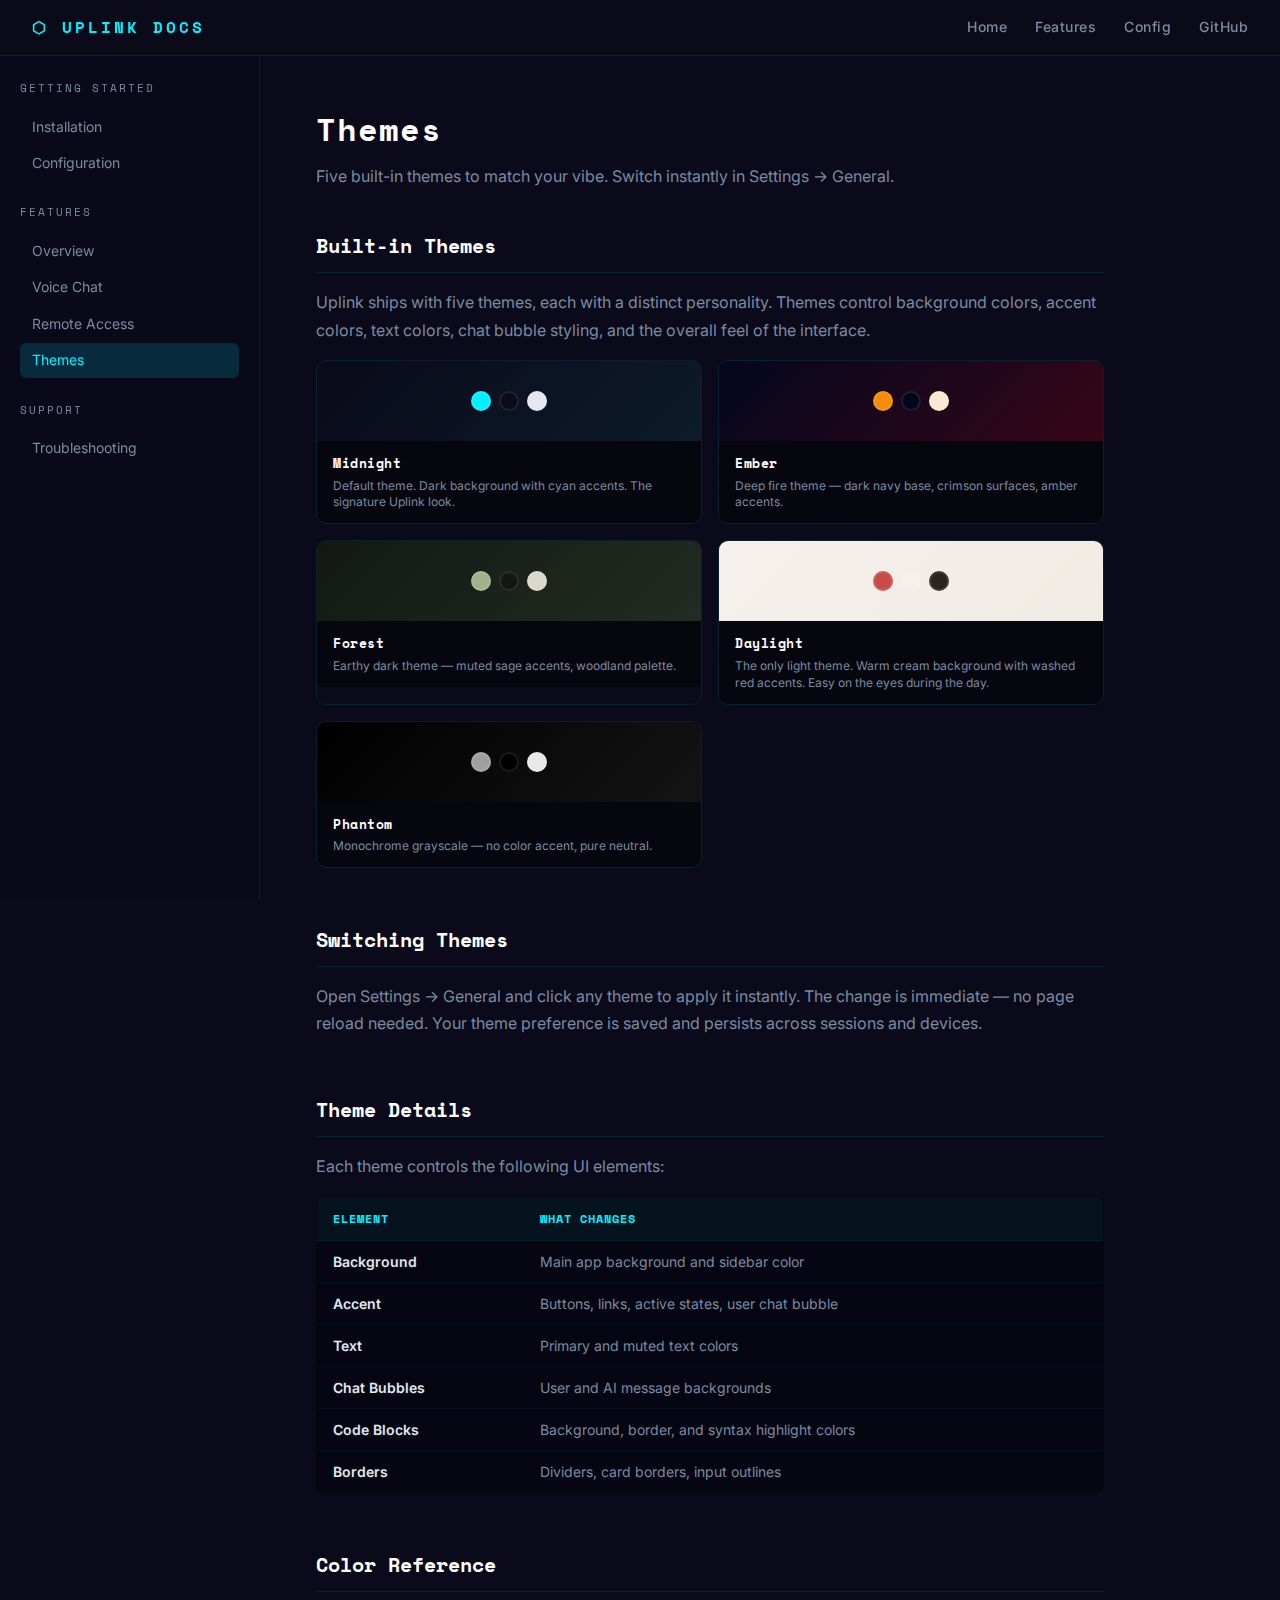
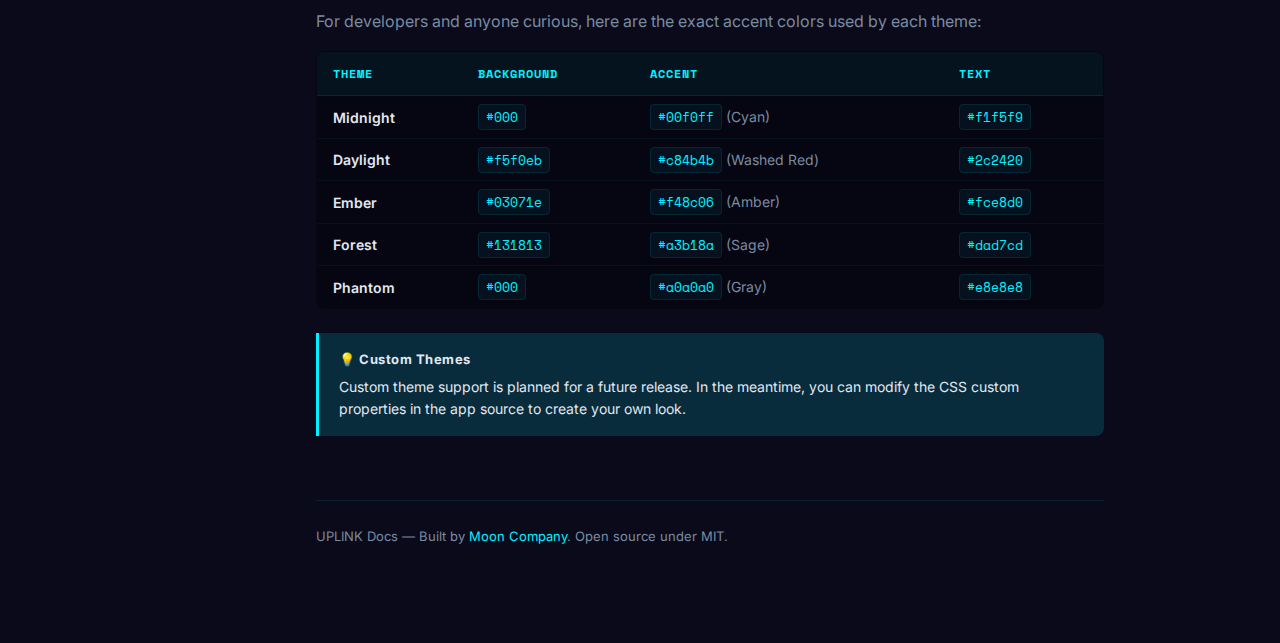
<file: themes.html>
<!DOCTYPE html>
<html lang="en">
<head>
  <meta charset="UTF-8">
  <meta name="viewport" content="width=device-width, initial-scale=1.0">
  <title>Themes — UPLINK Docs</title>
  <link rel="preconnect" href="https://fonts.googleapis.com">
  <link href="https://fonts.googleapis.com/css2?family=Space+Mono:wght@400;700&family=Inter:wght@400;500;600&display=swap" rel="stylesheet">
  <link rel="stylesheet" href="css/docs.css">
</head>
<body>
  <header class="topbar">
    <a href="/" class="logo">⬡ UPLINK DOCS</a>
    <nav class="topnav">
      <a href="/">Home</a>
      <a href="features.html">Features</a>
      <a href="configuration.html">Config</a>
      <a href="https://github.com/mooncompany/uplink" target="_blank">GitHub</a>
    </nav>
    <button class="hamburger" id="hamburger" aria-label="Menu">
      <span></span><span></span><span></span>
    </button>
  </header>

  <div class="docs-layout">
    <aside class="sidebar">
      <div class="sidebar-section">
        <div class="sidebar-title">Getting Started</div>
        <a href="getting-started.html">Installation</a>
        <a href="configuration.html">Configuration</a>
      </div>
      <div class="sidebar-section">
        <div class="sidebar-title">Features</div>
        <a href="features.html">Overview</a>
        <a href="voice-chat.html">Voice Chat</a>
        <a href="remote-access.html">Remote Access</a>
        <a href="themes.html" class="active">Themes</a>
      </div>
      <div class="sidebar-section">
        <div class="sidebar-title">Support</div>
        <a href="troubleshooting.html">Troubleshooting</a>
      </div>
    </aside>

    <main class="docs-content">
      <h1>Themes</h1>
      <p class="subtitle">Five built-in themes to match your vibe. Switch instantly in Settings → General.</p>

      <h2>Built-in Themes</h2>
      <p>Uplink ships with five themes, each with a distinct personality. Themes control background colors, accent colors, text colors, chat bubble styling, and the overall feel of the interface.</p>

      <div class="theme-grid">
        <div class="theme-card">
          <div class="theme-preview" style="background: linear-gradient(135deg, #0a0a1a 0%, #0d1b2a 100%);">
            <span class="swatch" style="background: #00f0ff;"></span>
            <span class="swatch" style="background: #0a0a1a;"></span>
            <span class="swatch" style="background: #e2e8f0;"></span>
          </div>
          <div class="theme-info">
            <h4>Midnight</h4>
            <p>Default theme. Dark background with cyan accents. The signature Uplink look.</p>
          </div>
        </div>

        <div class="theme-card">
          <div class="theme-preview" style="background: linear-gradient(135deg, #03071e 0%, #370617 100%);">
            <span class="swatch" style="background: #f48c06;"></span>
            <span class="swatch" style="background: #03071e;"></span>
            <span class="swatch" style="background: #fce8d0;"></span>
          </div>
          <div class="theme-info">
            <h4>Ember</h4>
            <p>Deep fire theme — dark navy base, crimson surfaces, amber accents.</p>
          </div>
        </div>

        <div class="theme-card">
          <div class="theme-preview" style="background: linear-gradient(135deg, #131813 0%, #222c22 100%);">
            <span class="swatch" style="background: #a3b18a;"></span>
            <span class="swatch" style="background: #131813;"></span>
            <span class="swatch" style="background: #dad7cd;"></span>
          </div>
          <div class="theme-info">
            <h4>Forest</h4>
            <p>Earthy dark theme — muted sage accents, woodland palette.</p>
          </div>
        </div>

        <div class="theme-card">
          <div class="theme-preview" style="background: linear-gradient(135deg, #f5f0eb 0%, #f0ebe3 100%);">
            <span class="swatch" style="background: #c84b4b;"></span>
            <span class="swatch" style="background: #f5f0eb;"></span>
            <span class="swatch" style="background: #2c2420;"></span>
          </div>
          <div class="theme-info">
            <h4>Daylight</h4>
            <p>The only light theme. Warm cream background with washed red accents. Easy on the eyes during the day.</p>
          </div>
        </div>

        <div class="theme-card">
          <div class="theme-preview" style="background: linear-gradient(135deg, #000 0%, #141414 100%);">
            <span class="swatch" style="background: #a0a0a0;"></span>
            <span class="swatch" style="background: #000;"></span>
            <span class="swatch" style="background: #e8e8e8;"></span>
          </div>
          <div class="theme-info">
            <h4>Phantom</h4>
            <p>Monochrome grayscale — no color accent, pure neutral.</p>
          </div>
        </div>
      </div>

      <h2>Switching Themes</h2>
      <p>Open Settings → General and click any theme to apply it instantly. The change is immediate — no page reload needed. Your theme preference is saved and persists across sessions and devices.</p>

      <h2>Theme Details</h2>
      <p>Each theme controls the following UI elements:</p>

      <div class="table-wrap">
        <table>
          <thead>
            <tr><th>Element</th><th>What Changes</th></tr>
          </thead>
          <tbody>
            <tr><td><strong>Background</strong></td><td>Main app background and sidebar color</td></tr>
            <tr><td><strong>Accent</strong></td><td>Buttons, links, active states, user chat bubble</td></tr>
            <tr><td><strong>Text</strong></td><td>Primary and muted text colors</td></tr>
            <tr><td><strong>Chat Bubbles</strong></td><td>User and AI message backgrounds</td></tr>
            <tr><td><strong>Code Blocks</strong></td><td>Background, border, and syntax highlight colors</td></tr>
            <tr><td><strong>Borders</strong></td><td>Dividers, card borders, input outlines</td></tr>
          </tbody>
        </table>
      </div>

      <h2>Color Reference</h2>
      <p>For developers and anyone curious, here are the exact accent colors used by each theme:</p>

      <div class="table-wrap">
        <table>
          <thead>
            <tr><th>Theme</th><th>Background</th><th>Accent</th><th>Text</th></tr>
          </thead>
          <tbody>
            <tr><td><strong>Midnight</strong></td><td><code>#000</code></td><td><code>#00f0ff</code> (Cyan)</td><td><code>#f1f5f9</code></td></tr>
            <tr><td><strong>Daylight</strong></td><td><code>#f5f0eb</code></td><td><code>#c84b4b</code> (Washed Red)</td><td><code>#2c2420</code></td></tr>
            <tr><td><strong>Ember</strong></td><td><code>#03071e</code></td><td><code>#f48c06</code> (Amber)</td><td><code>#fce8d0</code></td></tr>
            <tr><td><strong>Forest</strong></td><td><code>#131813</code></td><td><code>#a3b18a</code> (Sage)</td><td><code>#dad7cd</code></td></tr>
            <tr><td><strong>Phantom</strong></td><td><code>#000</code></td><td><code>#a0a0a0</code> (Gray)</td><td><code>#e8e8e8</code></td></tr>
          </tbody>
        </table>
      </div>

      <div class="callout">
        <strong>💡 Custom Themes</strong>
        Custom theme support is planned for a future release. In the meantime, you can modify the CSS custom properties in the app source to create your own look.
      </div>

      <div class="docs-footer">
        <p>UPLINK Docs — Built by <a href="https://moonco.pro" target="_blank">Moon Company</a>. Open source under MIT.</p>
      </div>
    </main>
  </div>

  <script src="js/docs.js"></script>
</body>
</html>
</file>
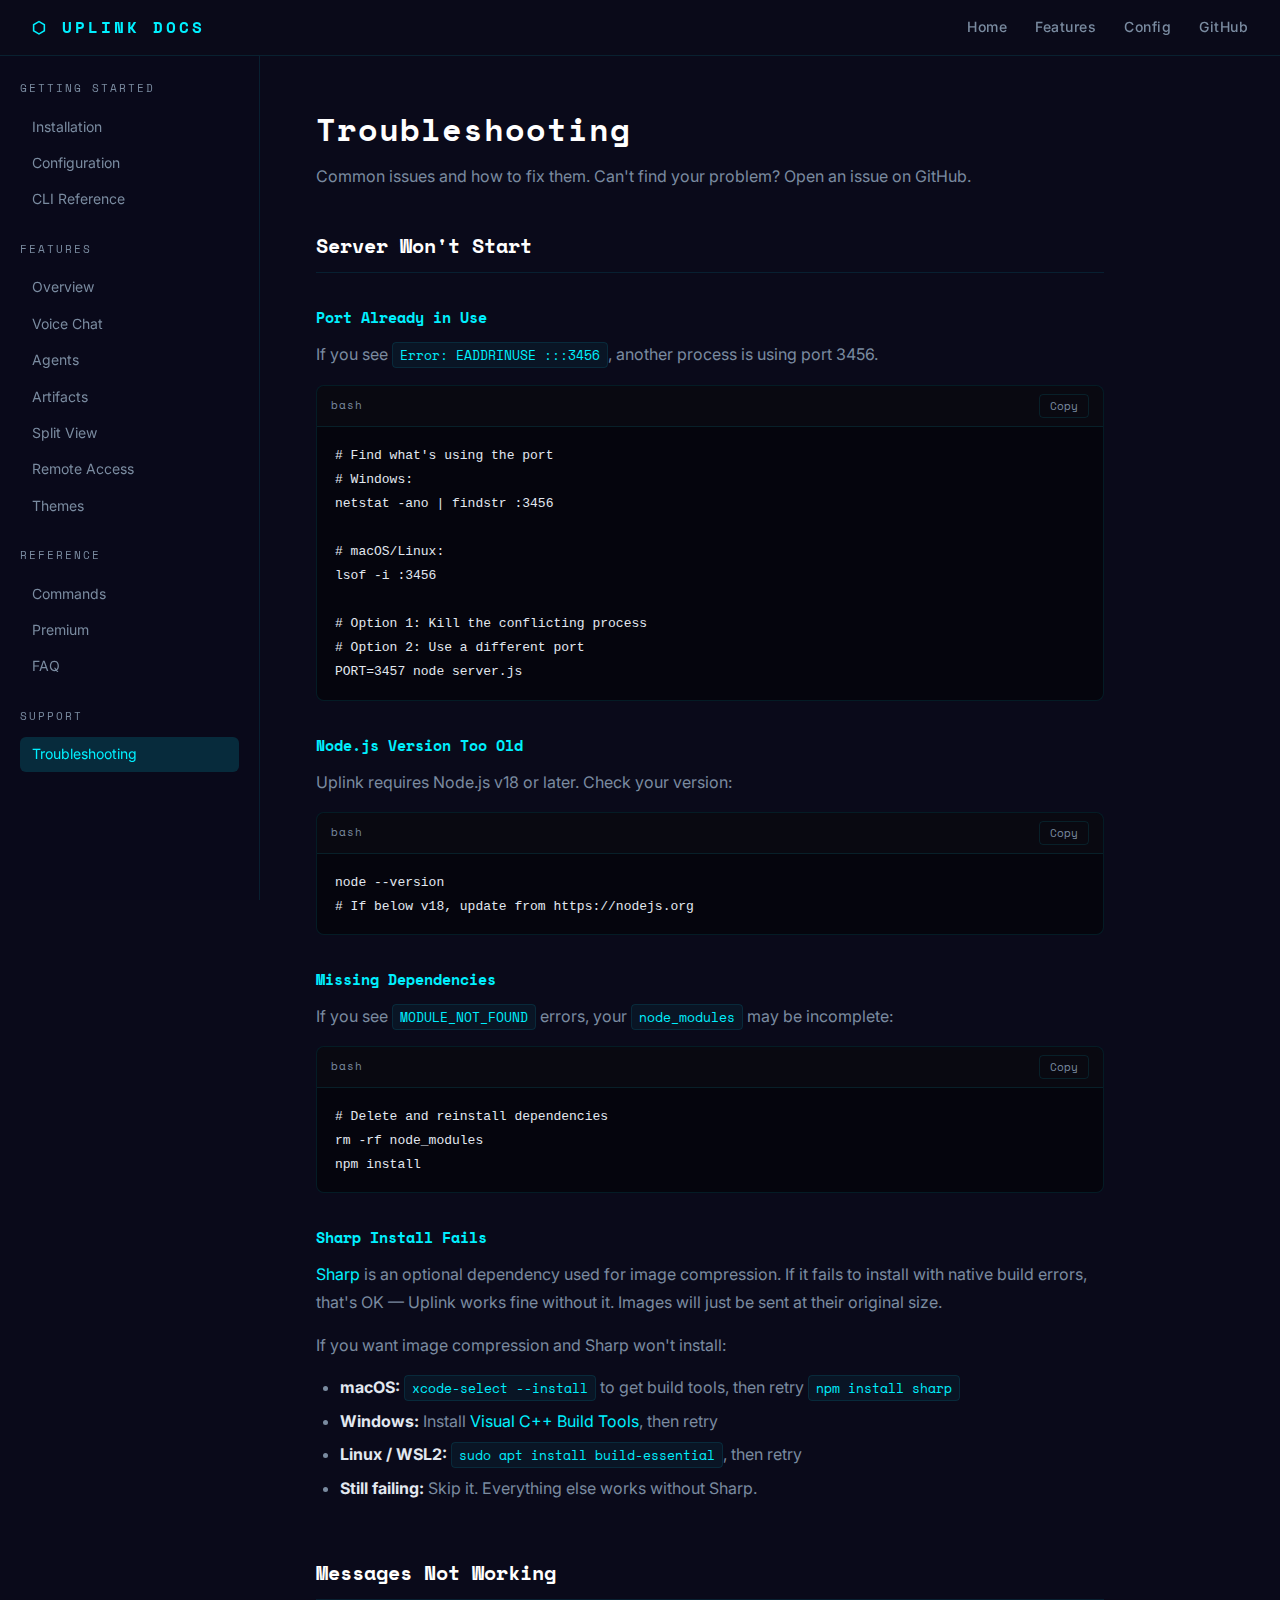
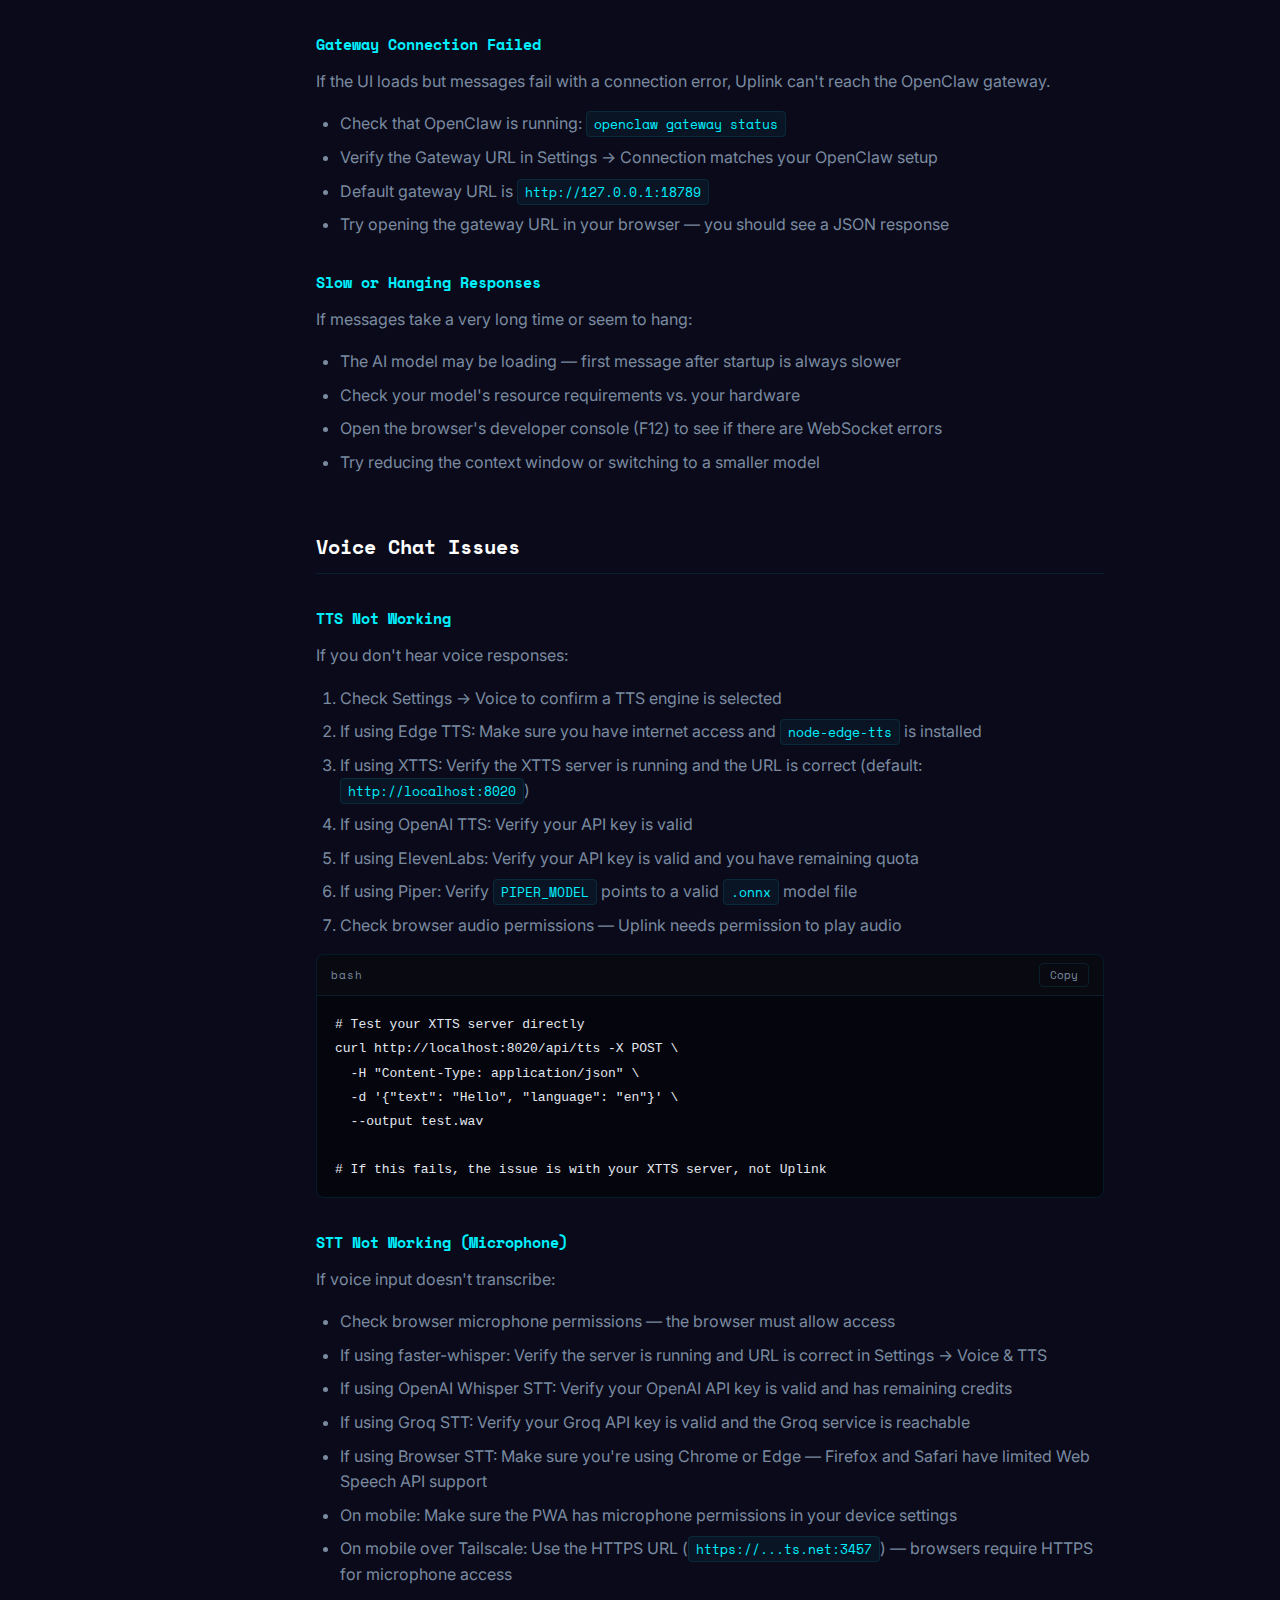
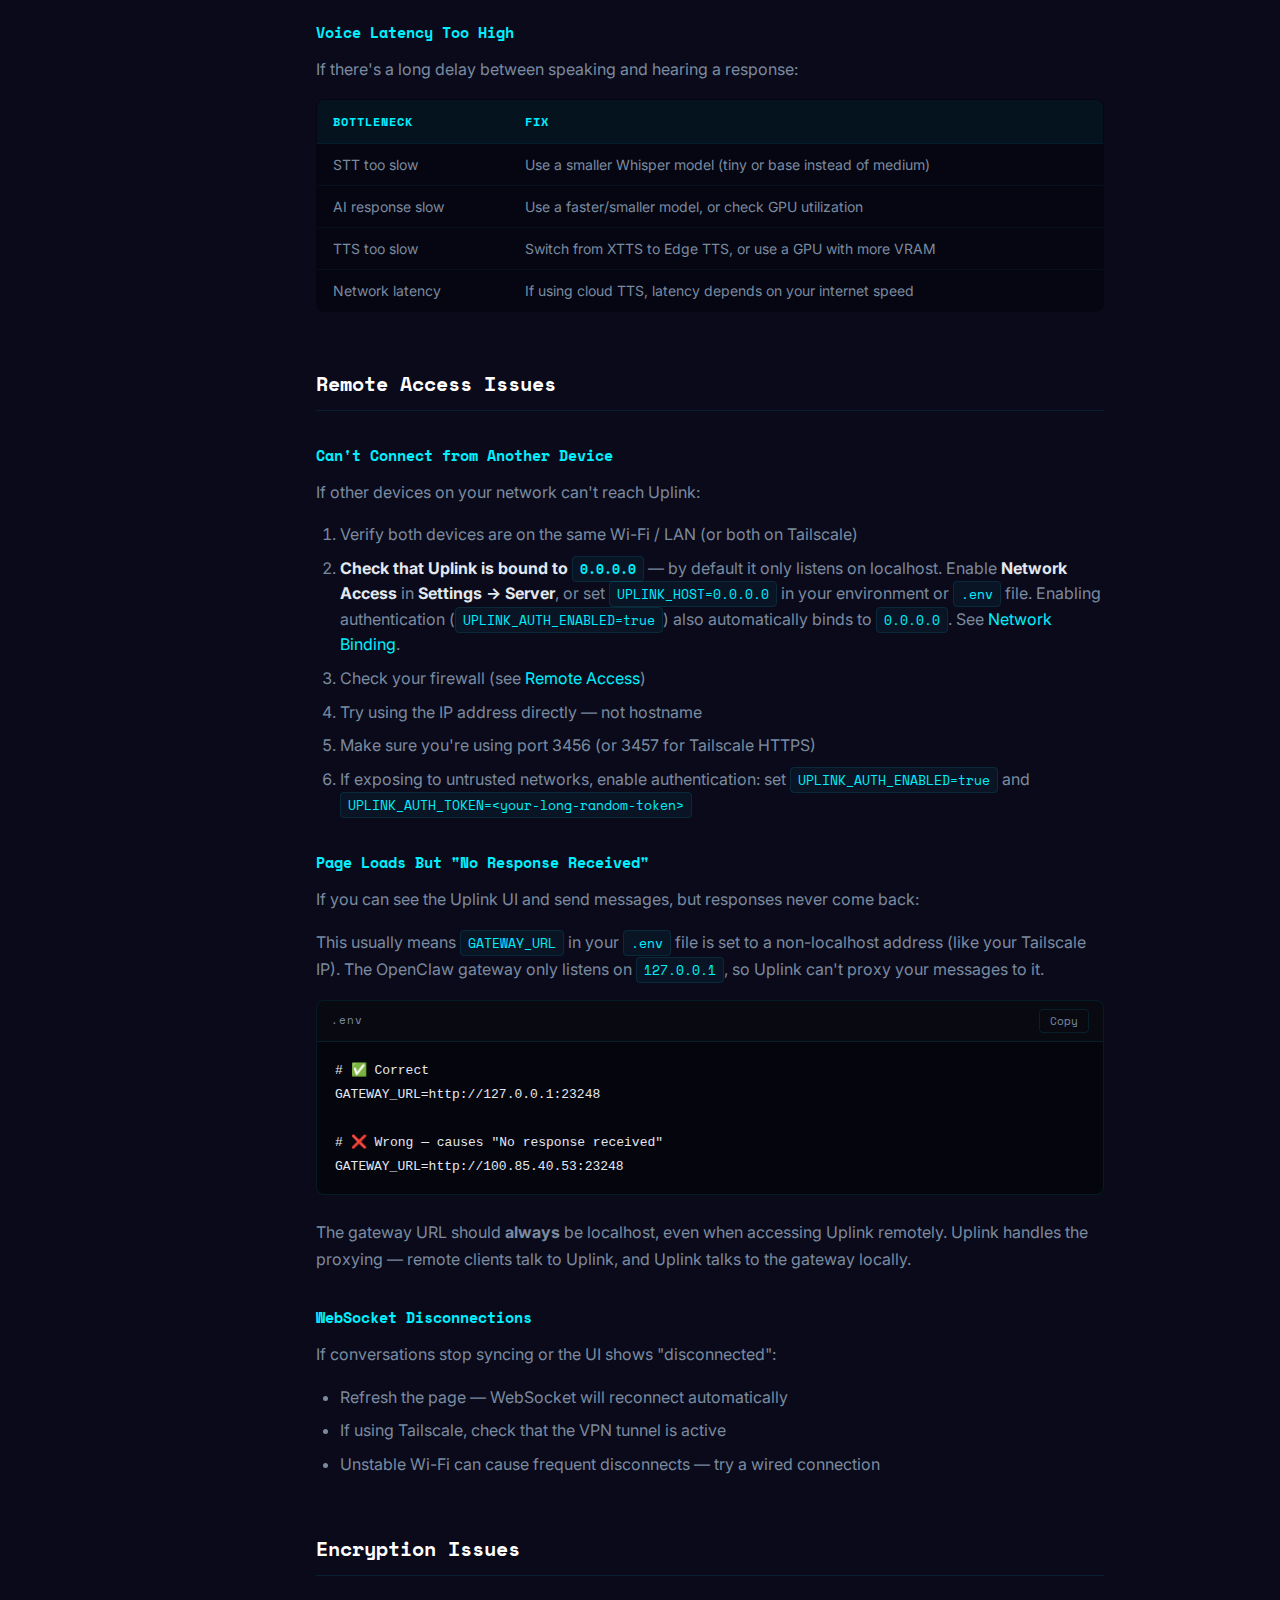
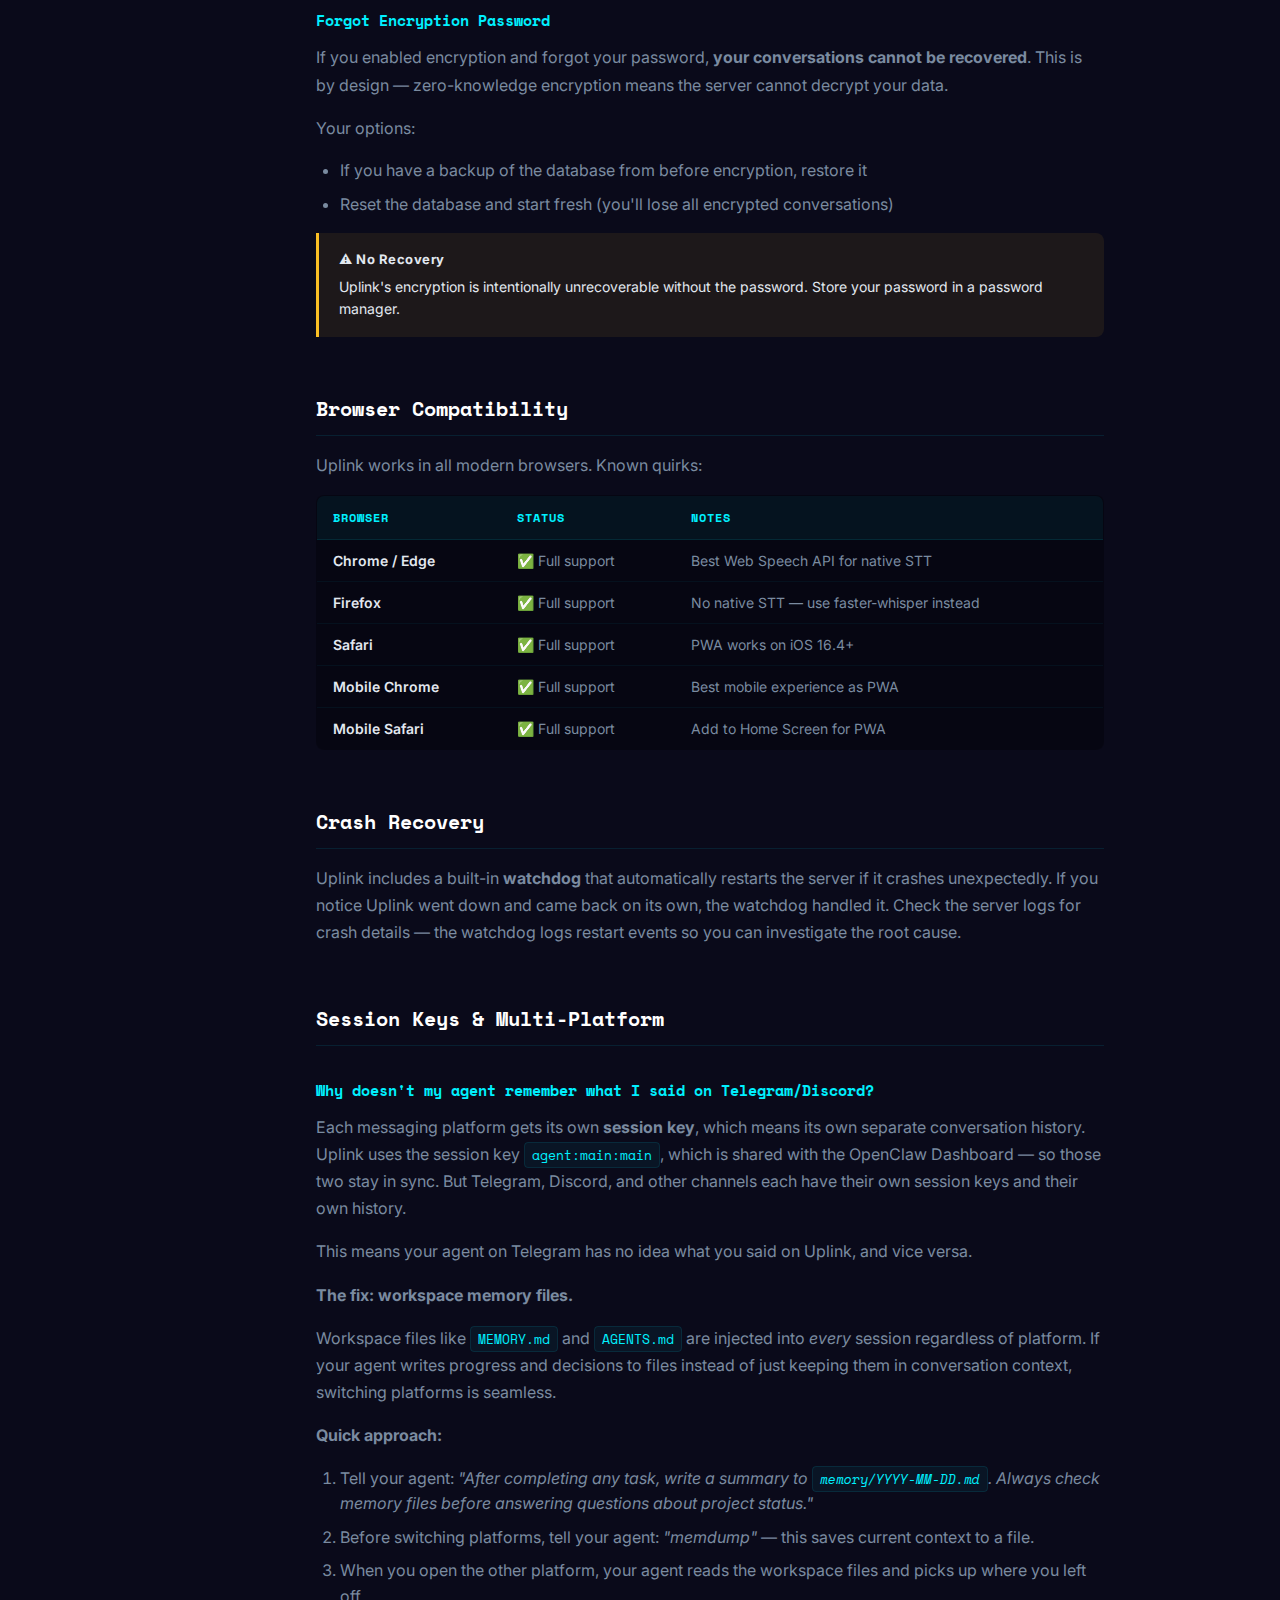
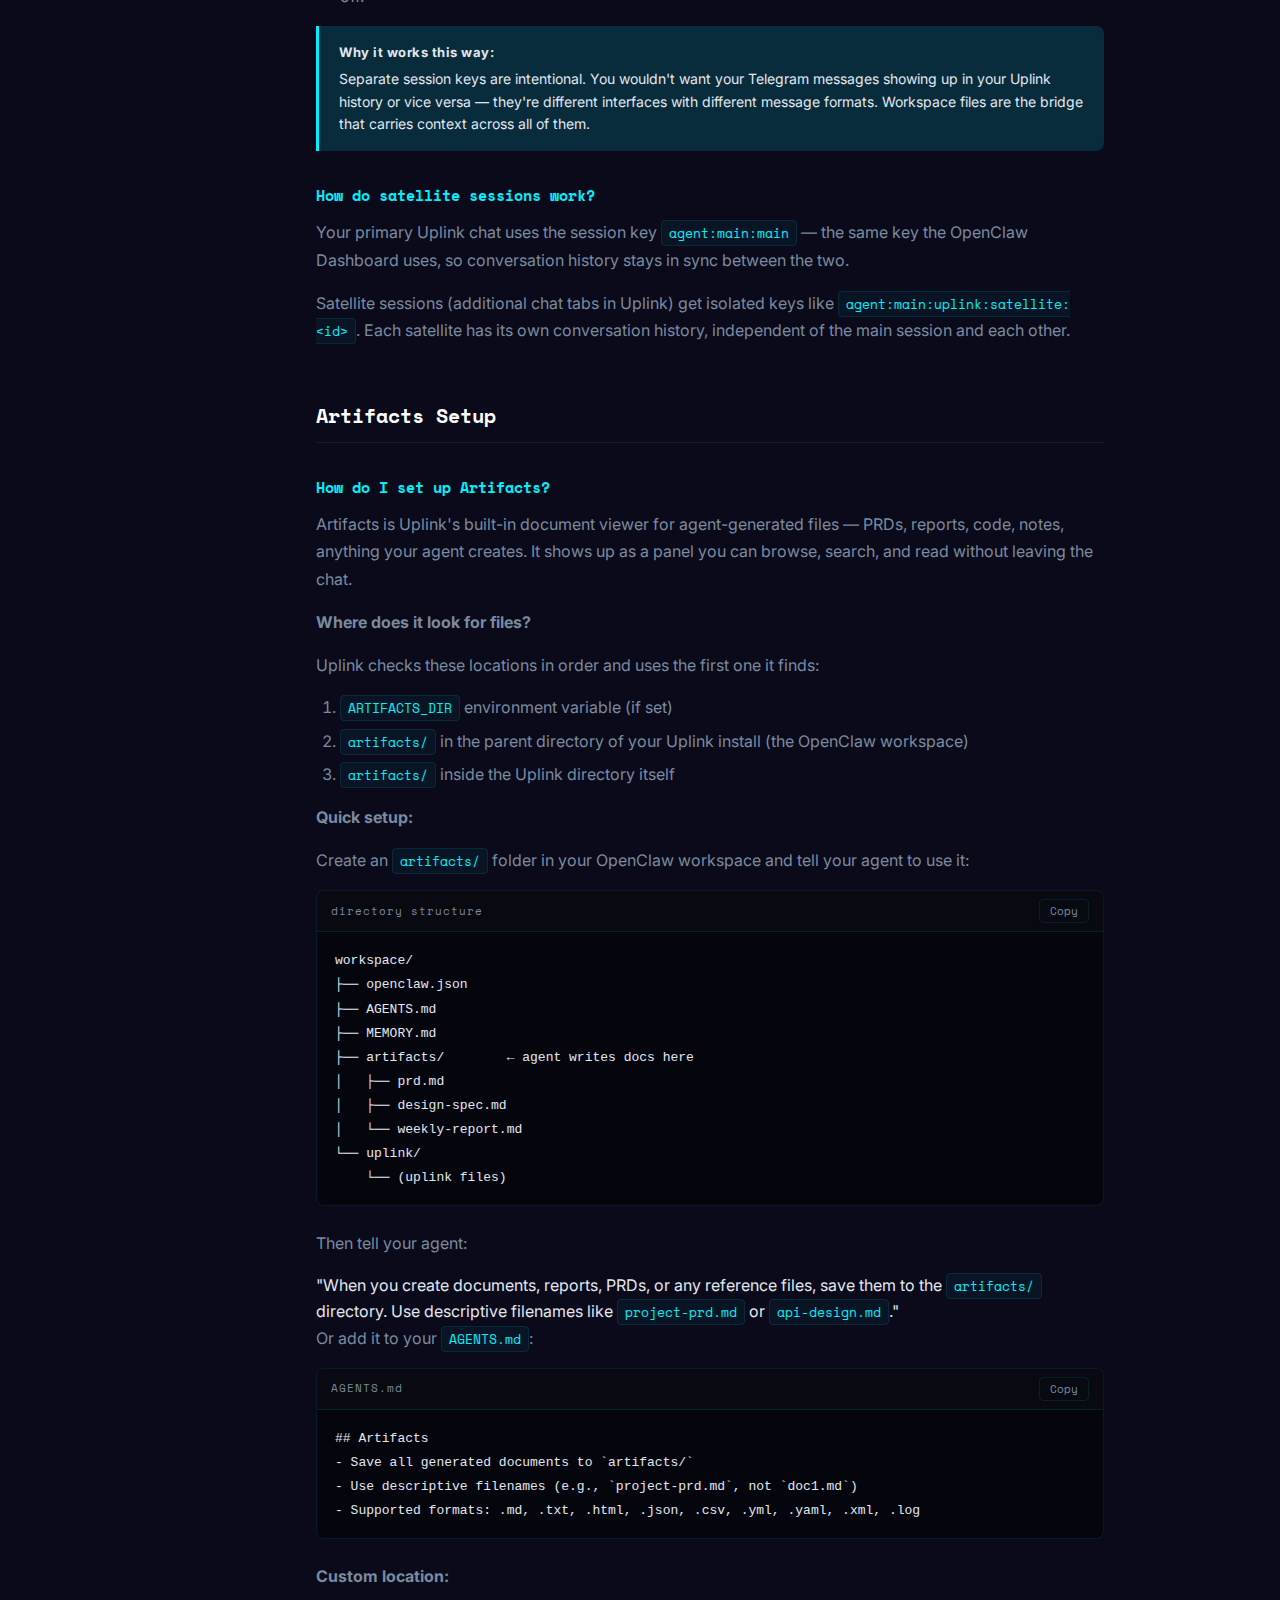
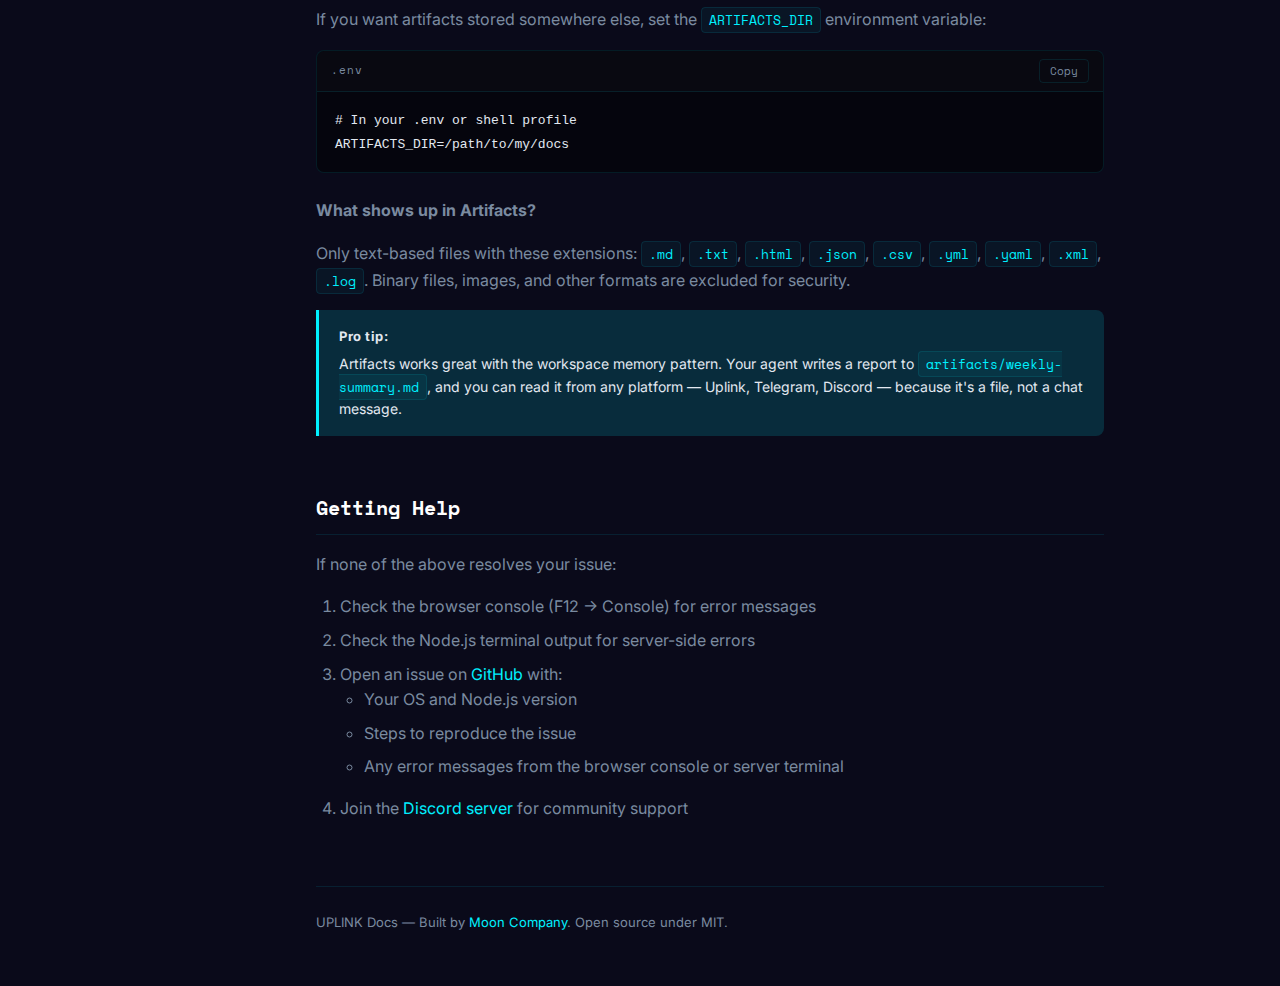
<file: troubleshooting.html>
<!DOCTYPE html>
<html lang="en">
<head>
  <meta charset="UTF-8">
  <meta name="viewport" content="width=device-width, initial-scale=1.0">
  <title>Troubleshooting — UPLINK Docs</title>
  <link rel="preconnect" href="https://fonts.googleapis.com">
  <link href="https://fonts.googleapis.com/css2?family=Space+Mono:wght@400;700&family=Inter:wght@400;500;600&display=swap" rel="stylesheet">
  <link rel="stylesheet" href="css/docs.css">
</head>
<body>
  <header class="topbar">
    <a href="/" class="logo">⬡ UPLINK DOCS</a>
    <nav class="topnav">
      <a href="/">Home</a>
      <a href="features.html">Features</a>
      <a href="configuration.html">Config</a>
      <a href="https://github.com/mooncompany/uplink" target="_blank">GitHub</a>
    </nav>
    <button class="hamburger" id="hamburger" aria-label="Menu">
      <span></span><span></span><span></span>
    </button>
  </header>

  <div class="docs-layout">
    <aside class="sidebar">
      <div class="sidebar-section">
        <div class="sidebar-title">Getting Started</div>
        <a href="getting-started.html">Installation</a>
        <a href="configuration.html">Configuration</a>
        <a href="cli.html">CLI Reference</a>
      </div>
      <div class="sidebar-section">
        <div class="sidebar-title">Features</div>
        <a href="features.html">Overview</a>
        <a href="voice-chat.html">Voice Chat</a>
        <a href="agents.html">Agents</a>
        <a href="artifacts.html">Artifacts</a>
        <a href="split-view.html">Split View</a>
        <a href="remote-access.html">Remote Access</a>
        <a href="themes.html">Themes</a>
      </div>
      <div class="sidebar-section">
        <div class="sidebar-title">Reference</div>
        <a href="commands.html">Commands</a>
        <a href="premium.html">Premium</a>
        <a href="faq.html">FAQ</a>
      </div>
      <div class="sidebar-section">
        <div class="sidebar-title">Support</div>
        <a href="troubleshooting.html" class="active">Troubleshooting</a>
      </div>
    </aside>

    <main class="docs-content">
      <h1>Troubleshooting</h1>
      <p class="subtitle">Common issues and how to fix them. Can't find your problem? Open an issue on GitHub.</p>

      <h2>Server Won't Start</h2>

      <h3>Port Already in Use</h3>
      <p>If you see <code>Error: EADDRINUSE :::3456</code>, another process is using port 3456.</p>

      <div class="code-block">
        <div class="code-block-header">
          <span>bash</span>
          <button class="copy-btn">Copy</button>
        </div>
        <pre><code># Find what's using the port
# Windows:
netstat -ano | findstr :3456

# macOS/Linux:
lsof -i :3456

# Option 1: Kill the conflicting process
# Option 2: Use a different port
PORT=3457 node server.js</code></pre>
      </div>

      <h3>Node.js Version Too Old</h3>
      <p>Uplink requires Node.js v18 or later. Check your version:</p>

      <div class="code-block">
        <div class="code-block-header">
          <span>bash</span>
          <button class="copy-btn">Copy</button>
        </div>
        <pre><code>node --version
# If below v18, update from https://nodejs.org</code></pre>
      </div>

      <h3>Missing Dependencies</h3>
      <p>If you see <code>MODULE_NOT_FOUND</code> errors, your <code>node_modules</code> may be incomplete:</p>

      <div class="code-block">
        <div class="code-block-header">
          <span>bash</span>
          <button class="copy-btn">Copy</button>
        </div>
        <pre><code># Delete and reinstall dependencies
rm -rf node_modules
npm install</code></pre>
      </div>

      <h3>Sharp Install Fails</h3>
      <p><a href="https://sharp.pixelplumbing.com" target="_blank">Sharp</a> is an optional dependency used for image compression. If it fails to install with native build errors, that's OK — Uplink works fine without it. Images will just be sent at their original size.</p>
      <p>If you want image compression and Sharp won't install:</p>
      <ul>
        <li><strong>macOS:</strong> <code>xcode-select --install</code> to get build tools, then retry <code>npm install sharp</code></li>
        <li><strong>Windows:</strong> Install <a href="https://visualstudio.microsoft.com/visual-cpp-build-tools/" target="_blank">Visual C++ Build Tools</a>, then retry</li>
        <li><strong>Linux / WSL2:</strong> <code>sudo apt install build-essential</code>, then retry</li>
        <li><strong>Still failing:</strong> Skip it. Everything else works without Sharp.</li>
      </ul>

      <h2>Messages Not Working</h2>

      <h3>Gateway Connection Failed</h3>
      <p>If the UI loads but messages fail with a connection error, Uplink can't reach the OpenClaw gateway.</p>
      <ul>
        <li>Check that OpenClaw is running: <code>openclaw gateway status</code></li>
        <li>Verify the Gateway URL in Settings → Connection matches your OpenClaw setup</li>
        <li>Default gateway URL is <code>http://127.0.0.1:18789</code></li>
        <li>Try opening the gateway URL in your browser — you should see a JSON response</li>
      </ul>

      <h3>Slow or Hanging Responses</h3>
      <p>If messages take a very long time or seem to hang:</p>
      <ul>
        <li>The AI model may be loading — first message after startup is always slower</li>
        <li>Check your model's resource requirements vs. your hardware</li>
        <li>Open the browser's developer console (F12) to see if there are WebSocket errors</li>
        <li>Try reducing the context window or switching to a smaller model</li>
      </ul>

      <h2>Voice Chat Issues</h2>

      <h3>TTS Not Working</h3>
      <p>If you don't hear voice responses:</p>
      <ol>
        <li>Check Settings → Voice to confirm a TTS engine is selected</li>
        <li>If using Edge TTS: Make sure you have internet access and <code>node-edge-tts</code> is installed</li>
        <li>If using XTTS: Verify the XTTS server is running and the URL is correct (default: <code>http://localhost:8020</code>)</li>
        <li>If using OpenAI TTS: Verify your API key is valid</li>
        <li>If using ElevenLabs: Verify your API key is valid and you have remaining quota</li>
        <li>If using Piper: Verify <code>PIPER_MODEL</code> points to a valid <code>.onnx</code> model file</li>
        <li>Check browser audio permissions — Uplink needs permission to play audio</li>
      </ol>

      <div class="code-block">
        <div class="code-block-header">
          <span>bash</span>
          <button class="copy-btn">Copy</button>
        </div>
        <pre><code># Test your XTTS server directly
curl http://localhost:8020/api/tts -X POST \
  -H "Content-Type: application/json" \
  -d '{"text": "Hello", "language": "en"}' \
  --output test.wav

# If this fails, the issue is with your XTTS server, not Uplink</code></pre>
      </div>

      <h3>STT Not Working (Microphone)</h3>
      <p>If voice input doesn't transcribe:</p>
      <ul>
        <li>Check browser microphone permissions — the browser must allow access</li>
        <li>If using faster-whisper: Verify the server is running and URL is correct in Settings → Voice &amp; TTS</li>
        <li>If using OpenAI Whisper STT: Verify your OpenAI API key is valid and has remaining credits</li>
        <li>If using Groq STT: Verify your Groq API key is valid and the Groq service is reachable</li>
        <li>If using Browser STT: Make sure you're using Chrome or Edge — Firefox and Safari have limited Web Speech API support</li>
        <li>On mobile: Make sure the PWA has microphone permissions in your device settings</li>
        <li>On mobile over Tailscale: Use the HTTPS URL (<code>https://...ts.net:3457</code>) — browsers require HTTPS for microphone access</li>
      </ul>

      <h3>Voice Latency Too High</h3>
      <p>If there's a long delay between speaking and hearing a response:</p>

      <div class="table-wrap">
        <table>
          <thead>
            <tr><th>Bottleneck</th><th>Fix</th></tr>
          </thead>
          <tbody>
            <tr><td>STT too slow</td><td>Use a smaller Whisper model (tiny or base instead of medium)</td></tr>
            <tr><td>AI response slow</td><td>Use a faster/smaller model, or check GPU utilization</td></tr>
            <tr><td>TTS too slow</td><td>Switch from XTTS to Edge TTS, or use a GPU with more VRAM</td></tr>
            <tr><td>Network latency</td><td>If using cloud TTS, latency depends on your internet speed</td></tr>
          </tbody>
        </table>
      </div>

      <h2>Remote Access Issues</h2>

      <h3>Can't Connect from Another Device</h3>
      <p>If other devices on your network can't reach Uplink:</p>
      <ol>
        <li>Verify both devices are on the same Wi-Fi / LAN (or both on Tailscale)</li>
        <li><strong>Check that Uplink is bound to <code>0.0.0.0</code></strong> — by default it only listens on localhost. Enable <strong>Network Access</strong> in <strong>Settings → Server</strong>, or set <code>UPLINK_HOST=0.0.0.0</code> in your environment or <code>.env</code> file. Enabling authentication (<code>UPLINK_AUTH_ENABLED=true</code>) also automatically binds to <code>0.0.0.0</code>. See <a href="remote-access.html#network-binding">Network Binding</a>.</li>
        <li>Check your firewall (see <a href="remote-access.html">Remote Access</a>)</li>
        <li>Try using the IP address directly — not hostname</li>
        <li>Make sure you're using port 3456 (or 3457 for Tailscale HTTPS)</li>
        <li>If exposing to untrusted networks, enable authentication: set <code>UPLINK_AUTH_ENABLED=true</code> and <code>UPLINK_AUTH_TOKEN=&lt;your-long-random-token&gt;</code></li>
      </ol>

      <h3>Page Loads But "No Response Received"</h3>
      <p>If you can see the Uplink UI and send messages, but responses never come back:</p>
      <p>This usually means <code>GATEWAY_URL</code> in your <code>.env</code> file is set to a non-localhost address (like your Tailscale IP). The OpenClaw gateway only listens on <code>127.0.0.1</code>, so Uplink can't proxy your messages to it.</p>

      <div class="code-block">
        <div class="code-block-header">
          <span>.env</span>
          <button class="copy-btn">Copy</button>
        </div>
        <pre><code># ✅ Correct
GATEWAY_URL=http://127.0.0.1:23248

# ❌ Wrong — causes "No response received"
GATEWAY_URL=http://100.85.40.53:23248</code></pre>
      </div>

      <p>The gateway URL should <strong>always</strong> be localhost, even when accessing Uplink remotely. Uplink handles the proxying — remote clients talk to Uplink, and Uplink talks to the gateway locally.</p>

      <h3>WebSocket Disconnections</h3>
      <p>If conversations stop syncing or the UI shows "disconnected":</p>
      <ul>
        <li>Refresh the page — WebSocket will reconnect automatically</li>
        <li>If using Tailscale, check that the VPN tunnel is active</li>
        <li>Unstable Wi-Fi can cause frequent disconnects — try a wired connection</li>
      </ul>

      <h2>Encryption Issues</h2>

      <h3>Forgot Encryption Password</h3>
      <p>If you enabled encryption and forgot your password, <strong>your conversations cannot be recovered</strong>. This is by design — zero-knowledge encryption means the server cannot decrypt your data.</p>
      <p>Your options:</p>
      <ul>
        <li>If you have a backup of the database from before encryption, restore it</li>
        <li>Reset the database and start fresh (you'll lose all encrypted conversations)</li>
      </ul>

      <div class="callout warning">
        <strong>⚠ No Recovery</strong>
        Uplink's encryption is intentionally unrecoverable without the password. Store your password in a password manager.
      </div>

      <h2>Browser Compatibility</h2>
      <p>Uplink works in all modern browsers. Known quirks:</p>

      <div class="table-wrap">
        <table>
          <thead>
            <tr><th>Browser</th><th>Status</th><th>Notes</th></tr>
          </thead>
          <tbody>
            <tr><td><strong>Chrome / Edge</strong></td><td>✅ Full support</td><td>Best Web Speech API for native STT</td></tr>
            <tr><td><strong>Firefox</strong></td><td>✅ Full support</td><td>No native STT — use faster-whisper instead</td></tr>
            <tr><td><strong>Safari</strong></td><td>✅ Full support</td><td>PWA works on iOS 16.4+</td></tr>
            <tr><td><strong>Mobile Chrome</strong></td><td>✅ Full support</td><td>Best mobile experience as PWA</td></tr>
            <tr><td><strong>Mobile Safari</strong></td><td>✅ Full support</td><td>Add to Home Screen for PWA</td></tr>
          </tbody>
        </table>
      </div>

      <h2>Crash Recovery</h2>
      <p>Uplink includes a built-in <strong>watchdog</strong> that automatically restarts the server if it crashes unexpectedly. If you notice Uplink went down and came back on its own, the watchdog handled it. Check the server logs for crash details — the watchdog logs restart events so you can investigate the root cause.</p>

      <h2>Session Keys &amp; Multi-Platform</h2>

      <h3>Why doesn't my agent remember what I said on Telegram/Discord?</h3>
      <p>Each messaging platform gets its own <strong>session key</strong>, which means its own separate conversation history. Uplink uses the session key <code>agent:main:main</code>, which is shared with the OpenClaw Dashboard — so those two stay in sync. But Telegram, Discord, and other channels each have their own session keys and their own history.</p>
      <p>This means your agent on Telegram has no idea what you said on Uplink, and vice versa.</p>

      <p><strong>The fix: workspace memory files.</strong></p>
      <p>Workspace files like <code>MEMORY.md</code> and <code>AGENTS.md</code> are injected into <em>every</em> session regardless of platform. If your agent writes progress and decisions to files instead of just keeping them in conversation context, switching platforms is seamless.</p>

      <p><strong>Quick approach:</strong></p>
      <ol>
        <li>Tell your agent: <em>"After completing any task, write a summary to <code>memory/YYYY-MM-DD.md</code>. Always check memory files before answering questions about project status."</em></li>
        <li>Before switching platforms, tell your agent: <em>"memdump"</em> — this saves current context to a file.</li>
        <li>When you open the other platform, your agent reads the workspace files and picks up where you left off.</li>
      </ol>

      <div class="callout">
        <strong>Why it works this way:</strong> Separate session keys are intentional. You wouldn't want your Telegram messages showing up in your Uplink history or vice versa — they're different interfaces with different message formats. Workspace files are the bridge that carries context across all of them.
      </div>

      <h3>How do satellite sessions work?</h3>
      <p>Your primary Uplink chat uses the session key <code>agent:main:main</code> — the same key the OpenClaw Dashboard uses, so conversation history stays in sync between the two.</p>
      <p>Satellite sessions (additional chat tabs in Uplink) get isolated keys like <code>agent:main:uplink:satellite:&lt;id&gt;</code>. Each satellite has its own conversation history, independent of the main session and each other.</p>

      <h2>Artifacts Setup</h2>

      <h3>How do I set up Artifacts?</h3>
      <p>Artifacts is Uplink's built-in document viewer for agent-generated files — PRDs, reports, code, notes, anything your agent creates. It shows up as a panel you can browse, search, and read without leaving the chat.</p>

      <p><strong>Where does it look for files?</strong></p>
      <p>Uplink checks these locations in order and uses the first one it finds:</p>
      <ol>
        <li><code>ARTIFACTS_DIR</code> environment variable (if set)</li>
        <li><code>artifacts/</code> in the parent directory of your Uplink install (the OpenClaw workspace)</li>
        <li><code>artifacts/</code> inside the Uplink directory itself</li>
      </ol>

      <p><strong>Quick setup:</strong></p>
      <p>Create an <code>artifacts/</code> folder in your OpenClaw workspace and tell your agent to use it:</p>

      <div class="code-block">
        <div class="code-block-header">
          <span>directory structure</span>
          <button class="copy-btn">Copy</button>
        </div>
        <pre><code>workspace/
├── openclaw.json
├── AGENTS.md
├── MEMORY.md
├── artifacts/        ← agent writes docs here
│   ├── prd.md
│   ├── design-spec.md
│   └── weekly-report.md
└── uplink/
    └── (uplink files)</code></pre>
      </div>

      <p>Then tell your agent:</p>
      <blockquote>"When you create documents, reports, PRDs, or any reference files, save them to the <code>artifacts/</code> directory. Use descriptive filenames like <code>project-prd.md</code> or <code>api-design.md</code>."</blockquote>

      <p>Or add it to your <code>AGENTS.md</code>:</p>

      <div class="code-block">
        <div class="code-block-header">
          <span>AGENTS.md</span>
          <button class="copy-btn">Copy</button>
        </div>
        <pre><code>## Artifacts
- Save all generated documents to `artifacts/`
- Use descriptive filenames (e.g., `project-prd.md`, not `doc1.md`)
- Supported formats: .md, .txt, .html, .json, .csv, .yml, .yaml, .xml, .log</code></pre>
      </div>

      <p><strong>Custom location:</strong></p>
      <p>If you want artifacts stored somewhere else, set the <code>ARTIFACTS_DIR</code> environment variable:</p>

      <div class="code-block">
        <div class="code-block-header">
          <span>.env</span>
          <button class="copy-btn">Copy</button>
        </div>
        <pre><code># In your .env or shell profile
ARTIFACTS_DIR=/path/to/my/docs</code></pre>
      </div>

      <p><strong>What shows up in Artifacts?</strong></p>
      <p>Only text-based files with these extensions: <code>.md</code>, <code>.txt</code>, <code>.html</code>, <code>.json</code>, <code>.csv</code>, <code>.yml</code>, <code>.yaml</code>, <code>.xml</code>, <code>.log</code>. Binary files, images, and other formats are excluded for security.</p>

      <div class="callout">
        <strong>Pro tip:</strong> Artifacts works great with the workspace memory pattern. Your agent writes a report to <code>artifacts/weekly-summary.md</code>, and you can read it from any platform — Uplink, Telegram, Discord — because it's a file, not a chat message.
      </div>

      <h2>Getting Help</h2>
      <p>If none of the above resolves your issue:</p>
      <ol>
        <li>Check the browser console (F12 → Console) for error messages</li>
        <li>Check the Node.js terminal output for server-side errors</li>
        <li>Open an issue on <a href="https://github.com/mooncompany/uplink" target="_blank">GitHub</a> with:
          <ul>
            <li>Your OS and Node.js version</li>
            <li>Steps to reproduce the issue</li>
            <li>Any error messages from the browser console or server terminal</li>
          </ul>
        </li>
        <li>Join the <a href="https://discord.gg/mooncompany" target="_blank">Discord server</a> for community support</li>
      </ol>

      <div class="docs-footer">
        <p>UPLINK Docs — Built by <a href="https://moonco.pro" target="_blank">Moon Company</a>. Open source under MIT.</p>
      </div>
    </main>
  </div>

  <script src="js/docs.js"></script>
</body>
</html>
</file>
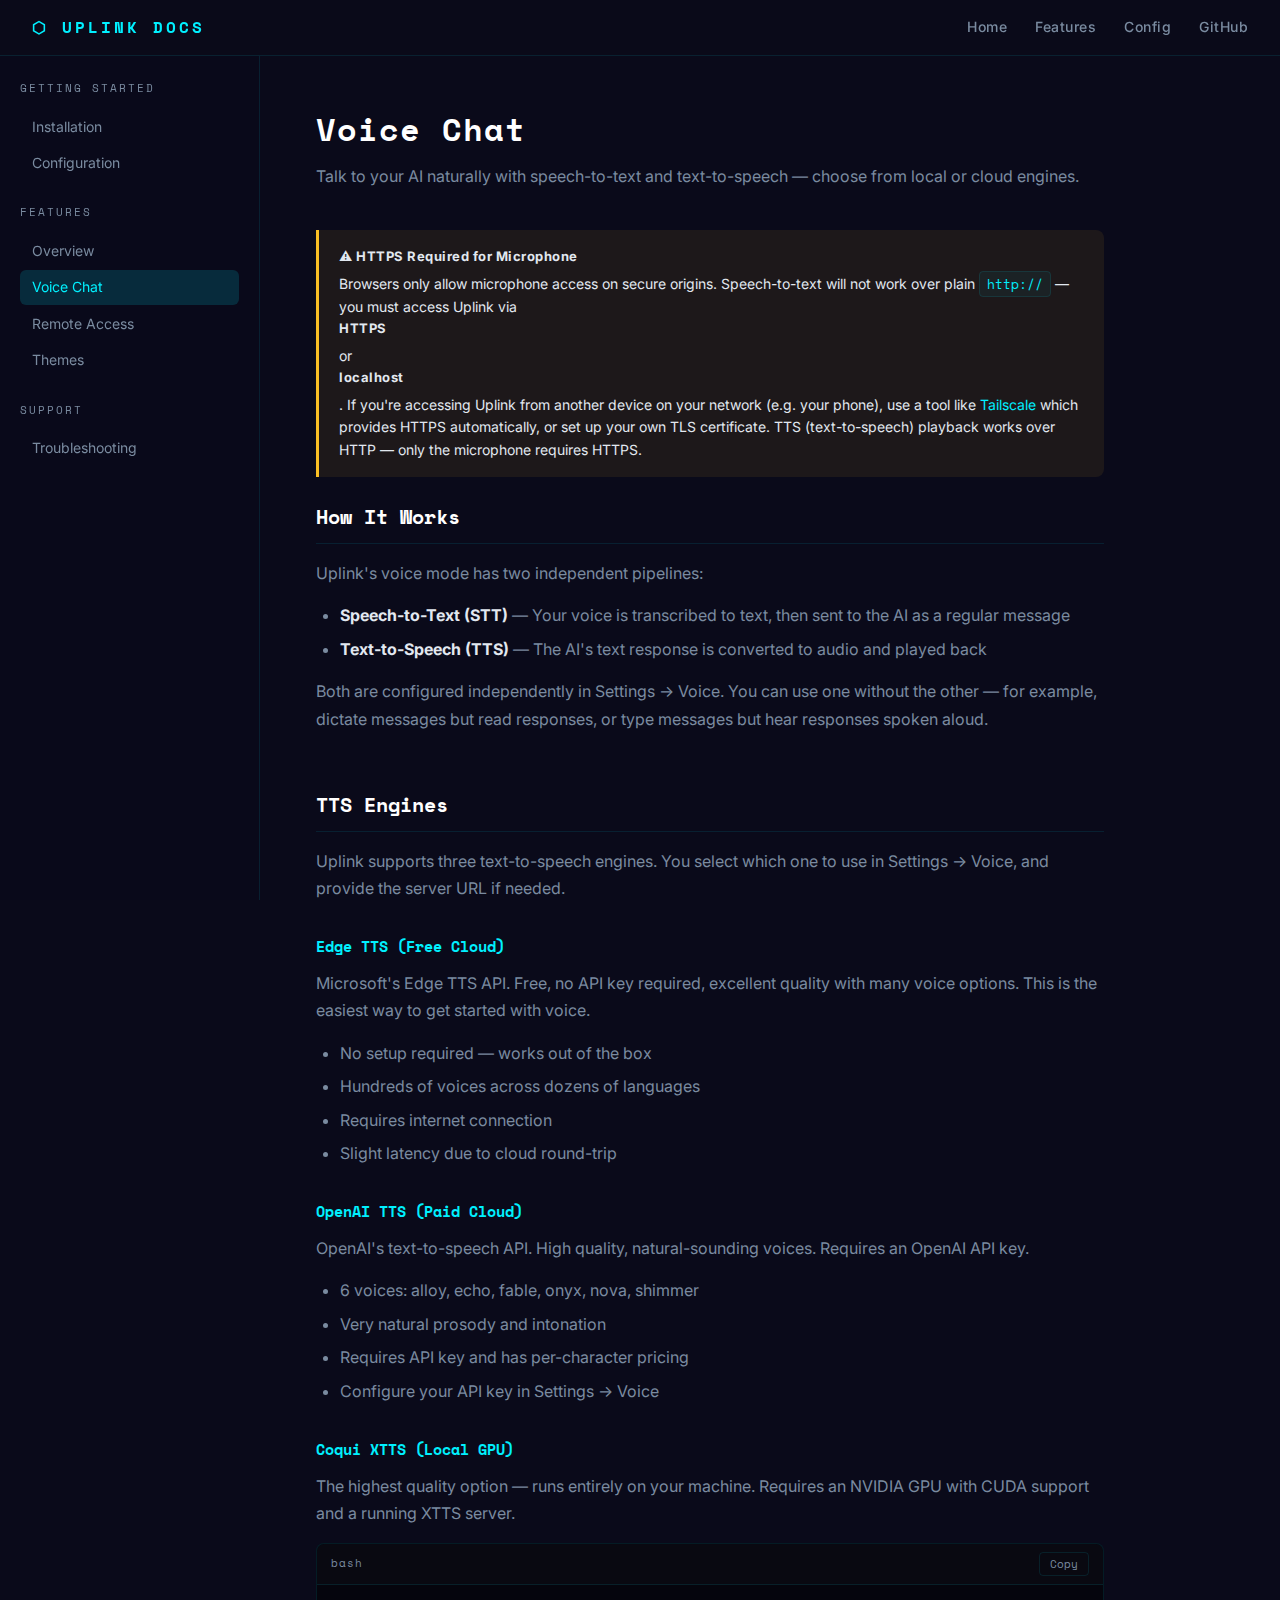
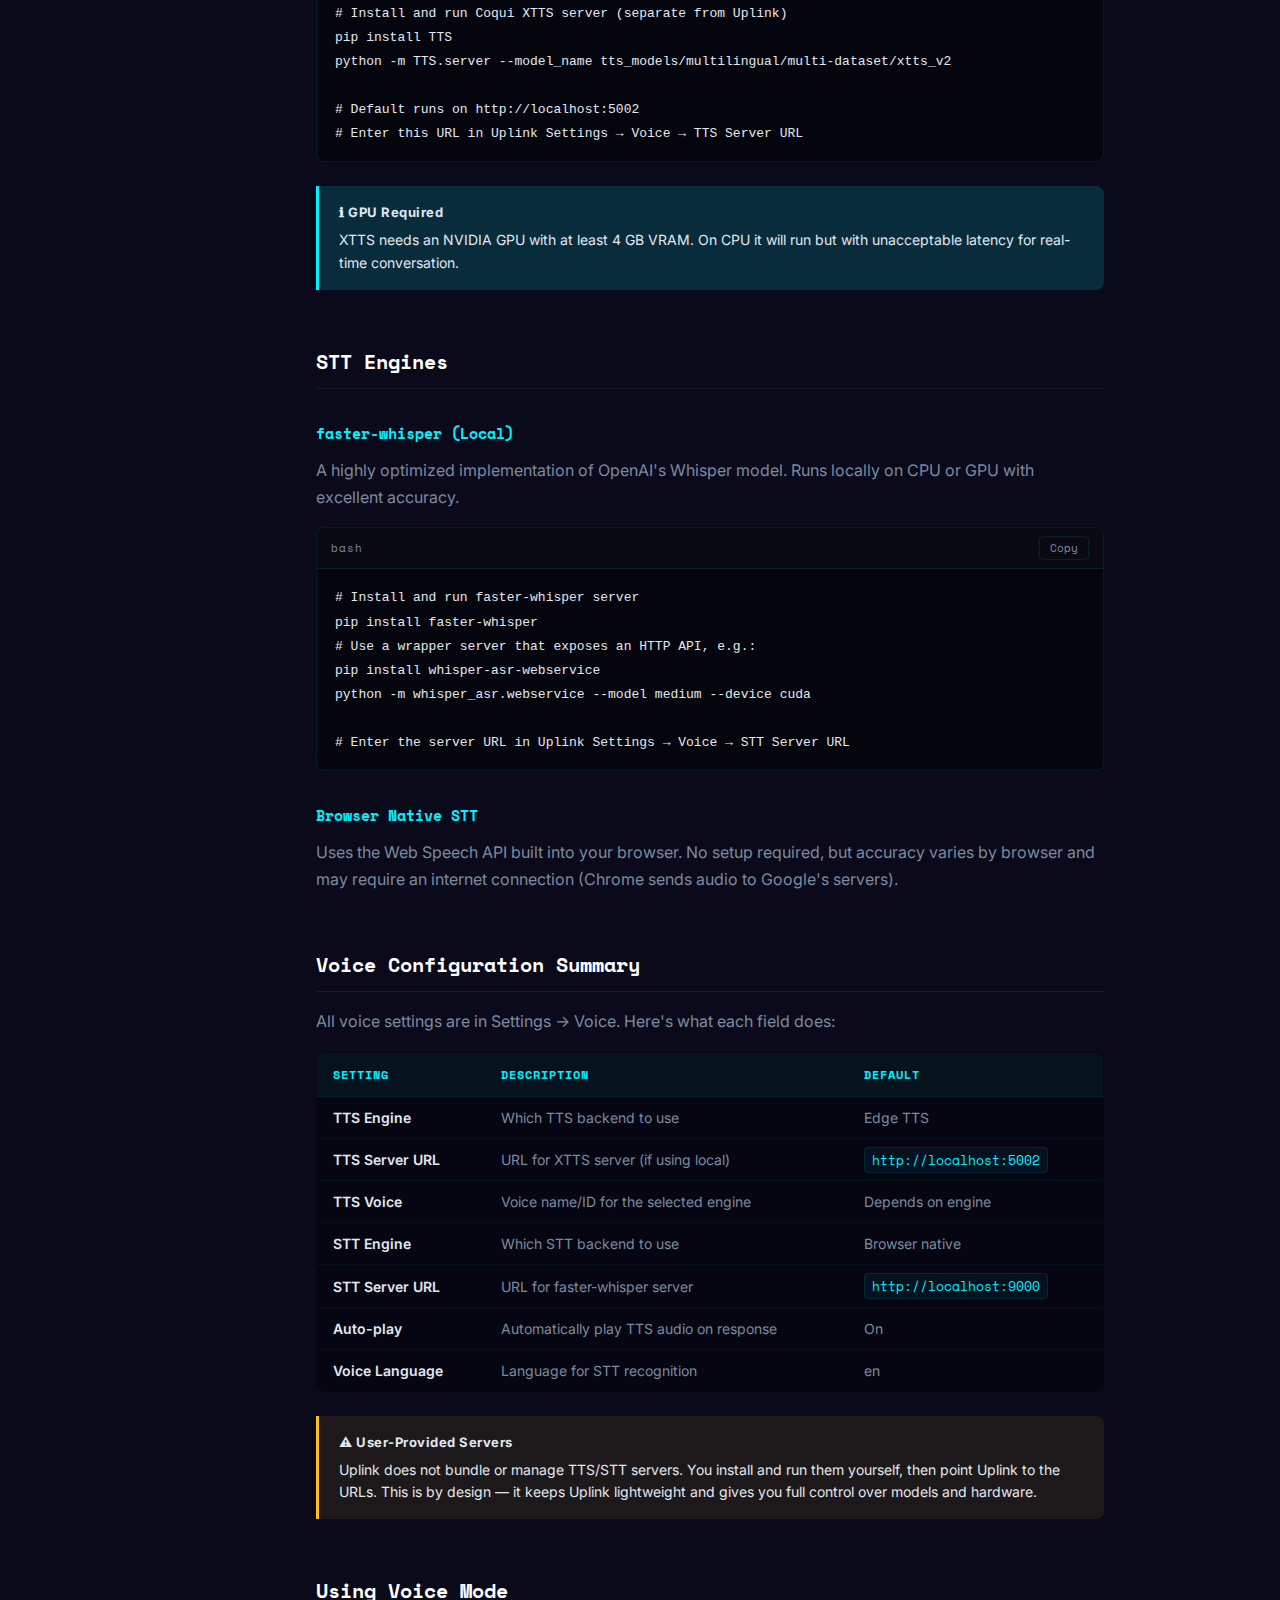
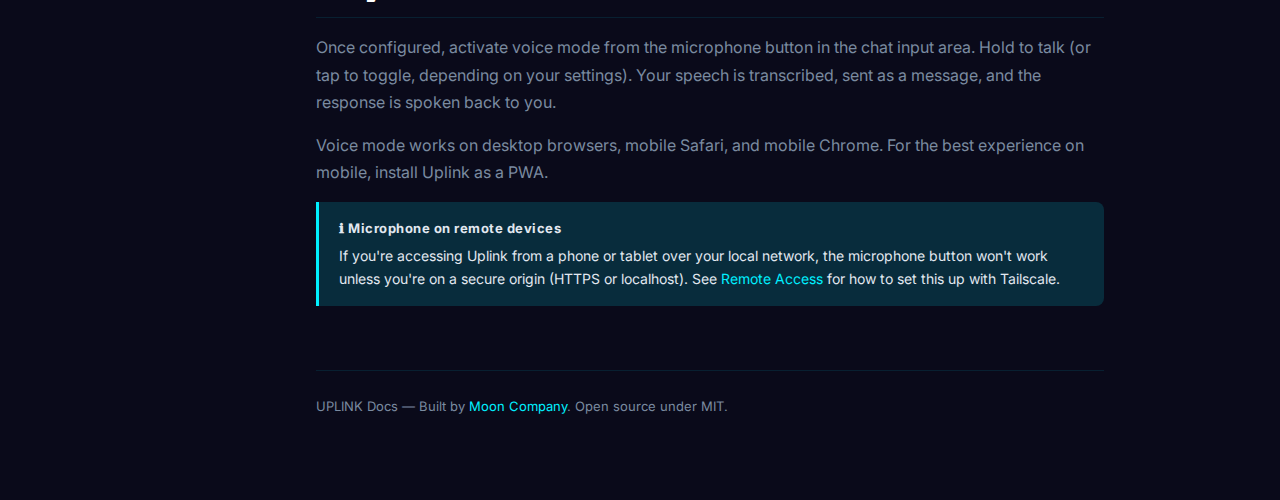
<file: voice-chat.html>
<!DOCTYPE html>
<html lang="en">
<head>
  <meta charset="UTF-8">
  <meta name="viewport" content="width=device-width, initial-scale=1.0">
  <title>Voice Chat — UPLINK Docs</title>
  <link rel="preconnect" href="https://fonts.googleapis.com">
  <link href="https://fonts.googleapis.com/css2?family=Space+Mono:wght@400;700&family=Inter:wght@400;500;600&display=swap" rel="stylesheet">
  <link rel="stylesheet" href="css/docs.css">
</head>
<body>
  <header class="topbar">
    <a href="/" class="logo">⬡ UPLINK DOCS</a>
    <nav class="topnav">
      <a href="/">Home</a>
      <a href="features.html">Features</a>
      <a href="configuration.html">Config</a>
      <a href="https://github.com/mooncompany/uplink" target="_blank">GitHub</a>
    </nav>
    <button class="hamburger" id="hamburger" aria-label="Menu">
      <span></span><span></span><span></span>
    </button>
  </header>

  <div class="docs-layout">
    <aside class="sidebar">
      <div class="sidebar-section">
        <div class="sidebar-title">Getting Started</div>
        <a href="getting-started.html">Installation</a>
        <a href="configuration.html">Configuration</a>
      </div>
      <div class="sidebar-section">
        <div class="sidebar-title">Features</div>
        <a href="features.html">Overview</a>
        <a href="voice-chat.html" class="active">Voice Chat</a>
        <a href="remote-access.html">Remote Access</a>
        <a href="themes.html">Themes</a>
      </div>
      <div class="sidebar-section">
        <div class="sidebar-title">Support</div>
        <a href="troubleshooting.html">Troubleshooting</a>
      </div>
    </aside>

    <main class="docs-content">
      <h1>Voice Chat</h1>
      <p class="subtitle">Talk to your AI naturally with speech-to-text and text-to-speech — choose from local or cloud engines.</p>

      <div class="callout warning">
        <strong>⚠ HTTPS Required for Microphone</strong>
        Browsers only allow microphone access on secure origins. Speech-to-text will not work over plain <code>http://</code> — you must access Uplink via <strong>HTTPS</strong> or <strong>localhost</strong>. If you're accessing Uplink from another device on your network (e.g. your phone), use a tool like <a href="remote-access.html">Tailscale</a> which provides HTTPS automatically, or set up your own TLS certificate. TTS (text-to-speech) playback works over HTTP — only the microphone requires HTTPS.
      </div>

      <h2>How It Works</h2>
      <p>Uplink's voice mode has two independent pipelines:</p>
      <ul>
        <li><strong>Speech-to-Text (STT)</strong> — Your voice is transcribed to text, then sent to the AI as a regular message</li>
        <li><strong>Text-to-Speech (TTS)</strong> — The AI's text response is converted to audio and played back</li>
      </ul>
      <p>Both are configured independently in Settings → Voice. You can use one without the other — for example, dictate messages but read responses, or type messages but hear responses spoken aloud.</p>

      <h2>TTS Engines</h2>
      <p>Uplink supports three text-to-speech engines. You select which one to use in Settings → Voice, and provide the server URL if needed.</p>

      <h3>Edge TTS (Free Cloud)</h3>
      <p>Microsoft's Edge TTS API. Free, no API key required, excellent quality with many voice options. This is the easiest way to get started with voice.</p>
      <ul>
        <li>No setup required — works out of the box</li>
        <li>Hundreds of voices across dozens of languages</li>
        <li>Requires internet connection</li>
        <li>Slight latency due to cloud round-trip</li>
      </ul>

      <h3>OpenAI TTS (Paid Cloud)</h3>
      <p>OpenAI's text-to-speech API. High quality, natural-sounding voices. Requires an OpenAI API key.</p>
      <ul>
        <li>6 voices: alloy, echo, fable, onyx, nova, shimmer</li>
        <li>Very natural prosody and intonation</li>
        <li>Requires API key and has per-character pricing</li>
        <li>Configure your API key in Settings → Voice</li>
      </ul>

      <h3>Coqui XTTS (Local GPU)</h3>
      <p>The highest quality option — runs entirely on your machine. Requires an NVIDIA GPU with CUDA support and a running XTTS server.</p>

      <div class="code-block">
        <div class="code-block-header">
          <span>bash</span>
          <button class="copy-btn">Copy</button>
        </div>
        <pre><code># Install and run Coqui XTTS server (separate from Uplink)
pip install TTS
python -m TTS.server --model_name tts_models/multilingual/multi-dataset/xtts_v2

# Default runs on http://localhost:5002
# Enter this URL in Uplink Settings → Voice → TTS Server URL</code></pre>
      </div>

      <div class="callout">
        <strong>ℹ GPU Required</strong>
        XTTS needs an NVIDIA GPU with at least 4 GB VRAM. On CPU it will run but with unacceptable latency for real-time conversation.
      </div>

      <h2>STT Engines</h2>

      <h3>faster-whisper (Local)</h3>
      <p>A highly optimized implementation of OpenAI's Whisper model. Runs locally on CPU or GPU with excellent accuracy.</p>

      <div class="code-block">
        <div class="code-block-header">
          <span>bash</span>
          <button class="copy-btn">Copy</button>
        </div>
        <pre><code># Install and run faster-whisper server
pip install faster-whisper
# Use a wrapper server that exposes an HTTP API, e.g.:
pip install whisper-asr-webservice
python -m whisper_asr.webservice --model medium --device cuda

# Enter the server URL in Uplink Settings → Voice → STT Server URL</code></pre>
      </div>

      <h3>Browser Native STT</h3>
      <p>Uses the Web Speech API built into your browser. No setup required, but accuracy varies by browser and may require an internet connection (Chrome sends audio to Google's servers).</p>

      <h2>Voice Configuration Summary</h2>
      <p>All voice settings are in Settings → Voice. Here's what each field does:</p>

      <div class="table-wrap">
        <table>
          <thead>
            <tr><th>Setting</th><th>Description</th><th>Default</th></tr>
          </thead>
          <tbody>
            <tr><td><strong>TTS Engine</strong></td><td>Which TTS backend to use</td><td>Edge TTS</td></tr>
            <tr><td><strong>TTS Server URL</strong></td><td>URL for XTTS server (if using local)</td><td><code>http://localhost:5002</code></td></tr>
            <tr><td><strong>TTS Voice</strong></td><td>Voice name/ID for the selected engine</td><td>Depends on engine</td></tr>
            <tr><td><strong>STT Engine</strong></td><td>Which STT backend to use</td><td>Browser native</td></tr>
            <tr><td><strong>STT Server URL</strong></td><td>URL for faster-whisper server</td><td><code>http://localhost:9000</code></td></tr>
            <tr><td><strong>Auto-play</strong></td><td>Automatically play TTS audio on response</td><td>On</td></tr>
            <tr><td><strong>Voice Language</strong></td><td>Language for STT recognition</td><td>en</td></tr>
          </tbody>
        </table>
      </div>

      <div class="callout warning">
        <strong>⚠ User-Provided Servers</strong>
        Uplink does not bundle or manage TTS/STT servers. You install and run them yourself, then point Uplink to the URLs. This is by design — it keeps Uplink lightweight and gives you full control over models and hardware.
      </div>

      <h2>Using Voice Mode</h2>
      <p>Once configured, activate voice mode from the microphone button in the chat input area. Hold to talk (or tap to toggle, depending on your settings). Your speech is transcribed, sent as a message, and the response is spoken back to you.</p>
      <p>Voice mode works on desktop browsers, mobile Safari, and mobile Chrome. For the best experience on mobile, install Uplink as a PWA.</p>

      <div class="callout">
        <strong>ℹ Microphone on remote devices</strong>
        If you're accessing Uplink from a phone or tablet over your local network, the microphone button won't work unless you're on a secure origin (HTTPS or localhost). See <a href="remote-access.html">Remote Access</a> for how to set this up with Tailscale.
      </div>

      <div class="docs-footer">
        <p>UPLINK Docs — Built by <a href="https://moonco.pro" target="_blank">Moon Company</a>. Open source under MIT.</p>
      </div>
    </main>
  </div>

  <script src="js/docs.js"></script>
</body>
</html>
</file>
<file: css/docs.css>
/* ============================================
   UPLINK DOCS — Pure CSS
   ============================================ */

* { box-sizing: border-box; margin: 0; padding: 0; }

:root {
  --bg: #0a0a1a;
  --bg-card: rgba(15, 15, 35, 0.8);
  --bg-code: rgba(0, 240, 255, 0.05);
  --accent: #00f0ff;
  --accent-dim: rgba(0, 240, 255, 0.15);
  --accent-glow: rgba(0, 240, 255, 0.3);
  --purple: #8b5cf6;
  --purple-dim: rgba(139, 92, 246, 0.15);
  --text: #e2e8f0;
  --text-muted: #7a8ba0;
  --border: rgba(0, 240, 255, 0.1);
  --font-mono: 'Space Mono', monospace;
  --font-body: 'Inter', -apple-system, BlinkMacSystemFont, 'Segoe UI', sans-serif;
}

html { scroll-behavior: smooth; }

body {
  font-family: var(--font-body);
  background: var(--bg);
  color: var(--text);
  line-height: 1.6;
  overflow-x: hidden;
  min-height: 100vh;
}

a { color: var(--accent); text-decoration: none; transition: opacity 0.2s; }
a:hover { opacity: 0.8; }

/* ---- Starfield Canvas ---- */
#stars {
  position: fixed;
  top: 0; left: 0;
  width: 100%; height: 100%;
  z-index: 0;
  pointer-events: none;
}

/* ---- Top Bar ---- */
.topbar {
  position: fixed;
  top: 0; left: 0; right: 0;
  z-index: 100;
  display: flex;
  align-items: center;
  justify-content: space-between;
  padding: 16px 32px;
  background: rgba(10, 10, 26, 0.85);
  backdrop-filter: blur(12px);
  border-bottom: 1px solid var(--border);
  height: 56px;
}

.logo {
  font-family: var(--font-mono);
  font-size: 16px;
  font-weight: 700;
  letter-spacing: 3px;
  color: var(--accent);
  text-transform: uppercase;
}

.topnav { display: flex; gap: 28px; }
.topnav a {
  color: var(--text-muted);
  font-size: 14px;
  font-weight: 500;
  letter-spacing: 0.5px;
  transition: color 0.2s;
}
.topnav a:hover { color: var(--accent); opacity: 1; }

.hamburger {
  display: none;
  background: none;
  border: none;
  cursor: pointer;
  padding: 4px;
  flex-direction: column;
  gap: 5px;
}
.hamburger span {
  display: block;
  width: 22px;
  height: 2px;
  background: var(--text-muted);
  border-radius: 2px;
  transition: all 0.3s;
}

.mobile-menu {
  display: none;
  position: fixed;
  top: 56px;
  left: 0; right: 0;
  background: rgba(10, 10, 26, 0.95);
  backdrop-filter: blur(12px);
  border-bottom: 1px solid var(--border);
  padding: 16px 32px;
  flex-direction: column;
  gap: 16px;
  z-index: 99;
}
.mobile-menu a { color: var(--text-muted); font-size: 16px; }
.mobile-menu.open { display: flex; }

/* ---- Hero ---- */
.hero {
  position: relative;
  z-index: 1;
  text-align: center;
  padding: 160px 24px 80px;
  max-width: 800px;
  margin: 0 auto;
}

.hero-badge {
  display: inline-block;
  font-family: var(--font-mono);
  font-size: 11px;
  letter-spacing: 2px;
  text-transform: uppercase;
  color: var(--accent);
  background: var(--accent-dim);
  border: 1px solid rgba(0, 240, 255, 0.2);
  border-radius: 20px;
  padding: 6px 16px;
  margin-bottom: 24px;
}

.hero-title {
  font-family: var(--font-mono);
  font-size: clamp(48px, 10vw, 96px);
  font-weight: 700;
  letter-spacing: 12px;
  color: #fff;
  text-shadow: 0 0 60px var(--accent-glow), 0 0 120px rgba(0, 240, 255, 0.1);
  margin-bottom: 16px;
  line-height: 1.1;
}

.hero-tagline {
  font-family: var(--font-mono);
  font-size: clamp(14px, 2.5vw, 18px);
  color: var(--accent);
  letter-spacing: 3px;
  text-transform: uppercase;
  margin-bottom: 20px;
}

.hero-desc {
  font-size: 17px;
  color: var(--text-muted);
  max-width: 540px;
  margin: 0 auto 36px;
  line-height: 1.7;
}

.hero-actions {
  display: flex;
  gap: 16px;
  justify-content: center;
  flex-wrap: wrap;
  margin-bottom: 48px;
}

.btn {
  display: inline-flex;
  align-items: center;
  gap: 8px;
  padding: 12px 28px;
  border-radius: 8px;
  font-size: 15px;
  font-weight: 600;
  cursor: pointer;
  transition: all 0.2s;
  border: none;
  text-decoration: none;
}

.btn-primary {
  background: var(--accent);
  color: #000;
  box-shadow: 0 0 24px var(--accent-glow);
}
.btn-primary:hover {
  opacity: 1;
  transform: translateY(-1px);
  box-shadow: 0 0 36px var(--accent-glow);
}

.btn-secondary {
  background: transparent;
  color: var(--text);
  border: 1px solid var(--border);
}
.btn-secondary:hover {
  opacity: 1;
  border-color: var(--accent);
  background: var(--accent-dim);
}

/* Terminal block */
.hero-terminal {
  max-width: 520px;
  margin: 0 auto;
  background: rgba(0, 0, 0, 0.6);
  border: 1px solid var(--border);
  border-radius: 12px;
  overflow: hidden;
  text-align: left;
}

.terminal-bar {
  display: flex;
  align-items: center;
  padding: 8px 14px;
  background: rgba(255, 255, 255, 0.03);
  border-bottom: 1px solid var(--border);
}

.terminal-title {
  font-family: var(--font-mono);
  font-size: 11px;
  letter-spacing: 1.5px;
  color: var(--text-muted);
  text-transform: uppercase;
  opacity: 0.6;
}

.hero-terminal code {
  display: block;
  padding: 16px 18px;
  font-family: var(--font-mono);
  font-size: 13px;
  color: var(--text);
  line-height: 1.8;
}

.terminal-muted { color: var(--text-muted); }
.terminal-accent { color: var(--accent); }

/* ---- Install Steps ---- */
.install {
  position: relative;
  z-index: 1;
  max-width: 680px;
  margin: 0 auto;
  padding: 20px 24px 80px;
}

.install-prereq {
  text-align: center;
  font-size: 14px;
  color: var(--text-muted);
  margin-bottom: 40px;
}

.install-steps {
  display: flex;
  flex-direction: column;
  gap: 20px;
}

.install-step {
  display: flex;
  align-items: flex-start;
  gap: 20px;
  background: var(--bg-card);
  border: 1px solid var(--border);
  border-radius: 12px;
  padding: 24px;
  transition: all 0.25s;
}

.install-step:hover {
  border-color: rgba(0, 240, 255, 0.3);
  box-shadow: 0 0 30px rgba(0, 240, 255, 0.06);
}

.step-number {
  display: flex;
  align-items: center;
  justify-content: center;
  width: 36px;
  height: 36px;
  min-width: 36px;
  border-radius: 50%;
  background: var(--accent-dim);
  border: 1px solid rgba(0, 240, 255, 0.25);
  font-family: var(--font-mono);
  font-size: 15px;
  font-weight: 700;
  color: var(--accent);
}

.step-content h3 {
  font-family: var(--font-mono);
  font-size: 14px;
  font-weight: 700;
  color: #fff;
  margin-bottom: 8px;
  letter-spacing: 0.5px;
}

.code-inline {
  background: rgba(0, 0, 0, 0.5);
  border: 1px solid var(--border);
  border-radius: 6px;
  padding: 10px 14px;
  font-family: var(--font-mono);
  font-size: 14px;
  color: var(--accent);
  overflow-x: auto;
  user-select: all;
  cursor: text;
}

.code-inline code {
  background: none !important;
  border: none !important;
  padding: 0 !important;
  font-size: inherit;
  color: inherit;
}

.step-note {
  font-size: 13px;
  color: var(--text-muted);
  margin-top: 8px;
  line-height: 1.5;
}

/* ---- Features ---- */
.features {
  position: relative;
  z-index: 1;
  max-width: 1000px;
  margin: 0 auto;
  padding: 40px 24px 100px;
}

.section-title {
  font-family: var(--font-mono);
  font-size: 14px;
  letter-spacing: 2px;
  text-transform: uppercase;
  color: var(--text-muted);
  text-align: center;
  margin-bottom: 48px;
}

.feature-grid {
  display: grid;
  grid-template-columns: repeat(3, 1fr);
  gap: 20px;
}

.feature-card {
  background: var(--bg-card);
  border: 1px solid var(--border);
  border-radius: 12px;
  padding: 28px 24px;
  transition: all 0.25s;
}

.feature-card:hover {
  border-color: rgba(0, 240, 255, 0.3);
  box-shadow: 0 0 30px rgba(0, 240, 255, 0.06);
  transform: translateY(-2px);
}

.feature-icon {
  width: 48px;
  height: 48px;
  display: flex;
  align-items: center;
  justify-content: center;
  background: var(--accent-dim);
  border-radius: 10px;
  margin-bottom: 16px;
}

.feature-card h3 {
  font-family: var(--font-mono);
  font-size: 15px;
  font-weight: 700;
  letter-spacing: 1px;
  color: #fff;
  margin-bottom: 8px;
}

.feature-card p {
  font-size: 14px;
  color: var(--text-muted);
  line-height: 1.6;
}

/* ---- Footer ---- */
.footer {
  position: relative;
  z-index: 1;
  border-top: 1px solid var(--border);
  padding: 40px 24px;
}

.footer-inner {
  max-width: 1000px;
  margin: 0 auto;
  display: flex;
  align-items: center;
  justify-content: space-between;
  flex-wrap: wrap;
  gap: 16px;
}

.footer-brand {
  font-family: var(--font-mono);
  font-size: 14px;
  color: var(--accent);
  letter-spacing: 2px;
}

.footer-links {
  display: flex;
  gap: 24px;
}
.footer-links a { color: var(--text-muted); font-size: 14px; }
.footer-links a:hover { color: var(--accent); opacity: 1; }

.footer-copy {
  width: 100%;
  text-align: center;
  font-size: 13px;
  color: var(--text-muted);
  margin-top: 16px;
}
.footer-copy a { color: var(--accent); }

/* ---- Docs Layout (non-home pages) ---- */
.docs-layout {
  display: flex;
  min-height: 100vh;
  padding-top: 56px;
}

.sidebar {
  position: fixed;
  top: 56px;
  left: 0;
  width: 260px;
  height: calc(100vh - 56px);
  overflow-y: auto;
  padding: 24px 20px;
  border-right: 1px solid var(--border);
  background: rgba(10, 10, 26, 0.95);
  z-index: 50;
}

.sidebar-section {
  margin-bottom: 24px;
}

.sidebar-title {
  font-family: var(--font-mono);
  font-size: 11px;
  letter-spacing: 2px;
  text-transform: uppercase;
  color: var(--text-muted);
  margin-bottom: 12px;
}

.sidebar a {
  display: block;
  padding: 6px 12px;
  font-size: 14px;
  color: var(--text-muted);
  border-radius: 6px;
  transition: all 0.15s;
  margin-bottom: 2px;
}

.sidebar a:hover { color: var(--text); background: var(--accent-dim); opacity: 1; }
.sidebar a.active { color: var(--accent); background: var(--accent-dim); }

.docs-content {
  margin-left: 260px;
  flex: 1;
  padding: 48px 56px 80px;
  max-width: 900px;
  min-width: 0;
}

.docs-content h1 {
  font-family: var(--font-mono);
  font-size: 32px;
  font-weight: 700;
  letter-spacing: 1px;
  color: #fff;
  margin-bottom: 8px;
}

.docs-content .subtitle {
  font-size: 16px;
  color: var(--text-muted);
  margin-bottom: 40px;
  line-height: 1.7;
}

.docs-content h2 {
  font-family: var(--font-mono);
  font-size: 20px;
  font-weight: 700;
  color: #fff;
  margin-top: 56px;
  margin-bottom: 16px;
  padding-bottom: 10px;
  border-bottom: 1px solid var(--border);
}

.docs-content h2:first-of-type {
  margin-top: 0;
}

.docs-content h3 {
  font-family: var(--font-mono);
  font-size: 15px;
  font-weight: 700;
  color: var(--accent);
  margin-top: 32px;
  margin-bottom: 12px;
}

.docs-content p {
  margin-bottom: 16px;
  color: var(--text-muted);
  line-height: 1.7;
}

.docs-content ul, .docs-content ol {
  margin-bottom: 16px;
  padding-left: 24px;
  color: var(--text-muted);
}

.docs-content li {
  margin-bottom: 8px;
  line-height: 1.6;
}

.docs-content li strong {
  color: var(--text);
}

/* ---- Tables ---- */
.docs-content table {
  width: 100%;
  border-collapse: collapse;
  margin-bottom: 24px;
  font-size: 14px;
  background: rgba(0, 0, 0, 0.3);
  border: 1px solid var(--border);
  border-radius: 8px;
  overflow: hidden;
}

.docs-content thead {
  background: rgba(0, 240, 255, 0.06);
}

.docs-content th {
  font-family: var(--font-mono);
  font-size: 12px;
  font-weight: 700;
  letter-spacing: 1px;
  text-transform: uppercase;
  color: var(--accent);
  text-align: left;
  padding: 12px 16px;
  border-bottom: 1px solid var(--border);
}

.docs-content td {
  padding: 10px 16px;
  color: var(--text-muted);
  border-bottom: 1px solid rgba(0, 240, 255, 0.05);
  line-height: 1.5;
}

.docs-content tr:last-child td {
  border-bottom: none;
}

.docs-content tr:hover td {
  background: rgba(0, 240, 255, 0.03);
}

.docs-content td code {
  font-family: var(--font-mono);
  font-size: 12px;
}

.docs-content td strong {
  color: var(--text);
  font-weight: 600;
}

/* Table wrapper for horizontal scroll on small screens */
.table-wrap {
  overflow-x: auto;
  margin-bottom: 24px;
  -webkit-overflow-scrolling: touch;
}

.table-wrap table {
  margin-bottom: 0;
  min-width: 500px;
}

/* ---- Code blocks ---- */
.code-block {
  position: relative;
  background: rgba(0, 0, 0, 0.5);
  border: 1px solid var(--border);
  border-radius: 8px;
  margin-bottom: 24px;
  overflow: hidden;
  max-width: 100%;
}

.code-block-header {
  display: flex;
  justify-content: space-between;
  align-items: center;
  padding: 8px 14px;
  background: rgba(255, 255, 255, 0.02);
  border-bottom: 1px solid var(--border);
  font-family: var(--font-mono);
  font-size: 11px;
  color: var(--text-muted);
  letter-spacing: 1px;
}

.copy-btn {
  background: none;
  border: 1px solid var(--border);
  color: var(--text-muted);
  font-family: var(--font-mono);
  font-size: 11px;
  padding: 3px 10px;
  border-radius: 4px;
  cursor: pointer;
  transition: all 0.2s;
}
.copy-btn:hover { color: var(--accent); border-color: var(--accent); }
.copy-btn.copied { color: #4ade80; border-color: #4ade80; }

.code-block pre {
  padding: 16px 18px;
  overflow-x: auto;
  font-family: var(--font-mono);
  font-size: 13px;
  line-height: 1.7;
  color: var(--text);
  white-space: pre;
  word-wrap: normal;
}

/* Inline code */
.docs-content code:not(pre code) {
  background: var(--bg-code);
  border: 1px solid var(--border);
  padding: 2px 7px;
  border-radius: 4px;
  font-family: var(--font-mono);
  font-size: 13px;
  color: var(--accent);
  word-break: break-word;
}

/* Callout boxes */
.callout {
  border-left: 3px solid var(--accent);
  background: var(--accent-dim);
  padding: 16px 20px;
  border-radius: 0 8px 8px 0;
  margin-bottom: 24px;
  font-size: 14px;
  color: var(--text);
  line-height: 1.6;
}

.callout.warning {
  border-left-color: #fbbf24;
  background: rgba(251, 191, 36, 0.08);
}

.callout.tip {
  border-left-color: #4ade80;
  background: rgba(74, 222, 128, 0.08);
}

.callout strong {
  display: block;
  margin-bottom: 6px;
  font-size: 13px;
  letter-spacing: 0.5px;
}

/* Docs footer */
.docs-footer {
  margin-top: 64px;
  padding-top: 24px;
  border-top: 1px solid var(--border);
  font-size: 13px;
  color: var(--text-muted);
}

.docs-footer a {
  color: var(--accent);
}

/* ---- Theme preview cards ---- */
.theme-grid {
  display: grid;
  grid-template-columns: repeat(auto-fill, minmax(260px, 1fr));
  gap: 16px;
  margin-bottom: 24px;
}

.theme-card {
  border: 1px solid var(--border);
  border-radius: 10px;
  overflow: hidden;
  transition: all 0.2s;
}

.theme-card:hover {
  border-color: rgba(0, 240, 255, 0.3);
  transform: translateY(-2px);
}

.theme-preview {
  height: 80px;
  display: flex;
  align-items: center;
  justify-content: center;
  gap: 8px;
}

.theme-preview .swatch {
  width: 20px;
  height: 20px;
  border-radius: 50%;
  border: 2px solid rgba(255,255,255,0.1);
}

.theme-info {
  padding: 12px 16px;
  background: rgba(0,0,0,0.4);
}

.theme-info h4 {
  font-family: var(--font-mono);
  font-size: 13px;
  color: #fff;
  margin-bottom: 4px;
  letter-spacing: 0.5px;
}

.theme-info p {
  font-size: 12px;
  color: var(--text-muted);
  margin: 0;
  line-height: 1.4;
}

/* ---- Responsive ---- */
@media (max-width: 768px) {
  .topnav { display: none; }
  .hamburger { display: flex; }

  .feature-grid { grid-template-columns: 1fr; }

  .hero { padding: 120px 20px 60px; }
  .hero-title { letter-spacing: 6px; }

  .footer-inner { flex-direction: column; text-align: center; }
  .footer-links { justify-content: center; }

  /* Docs pages */
  .sidebar {
    display: none;
    width: 100%;
    position: fixed;
    top: 56px;
    bottom: 0;
    left: 0;
    right: 0;
    border-right: none;
    z-index: 90;
  }
  .sidebar.open { display: block; }
  .docs-content { margin-left: 0; padding: 32px 20px 60px; }

  .docs-content h1 { font-size: 24px; }
  .docs-content h2 { font-size: 17px; }

  .theme-grid { grid-template-columns: 1fr; }
}

@media (max-width: 480px) {
  .hero-terminal { font-size: 12px; }
  .btn { padding: 10px 20px; font-size: 14px; }
  .docs-content { padding: 24px 16px 48px; }
}
</file>
